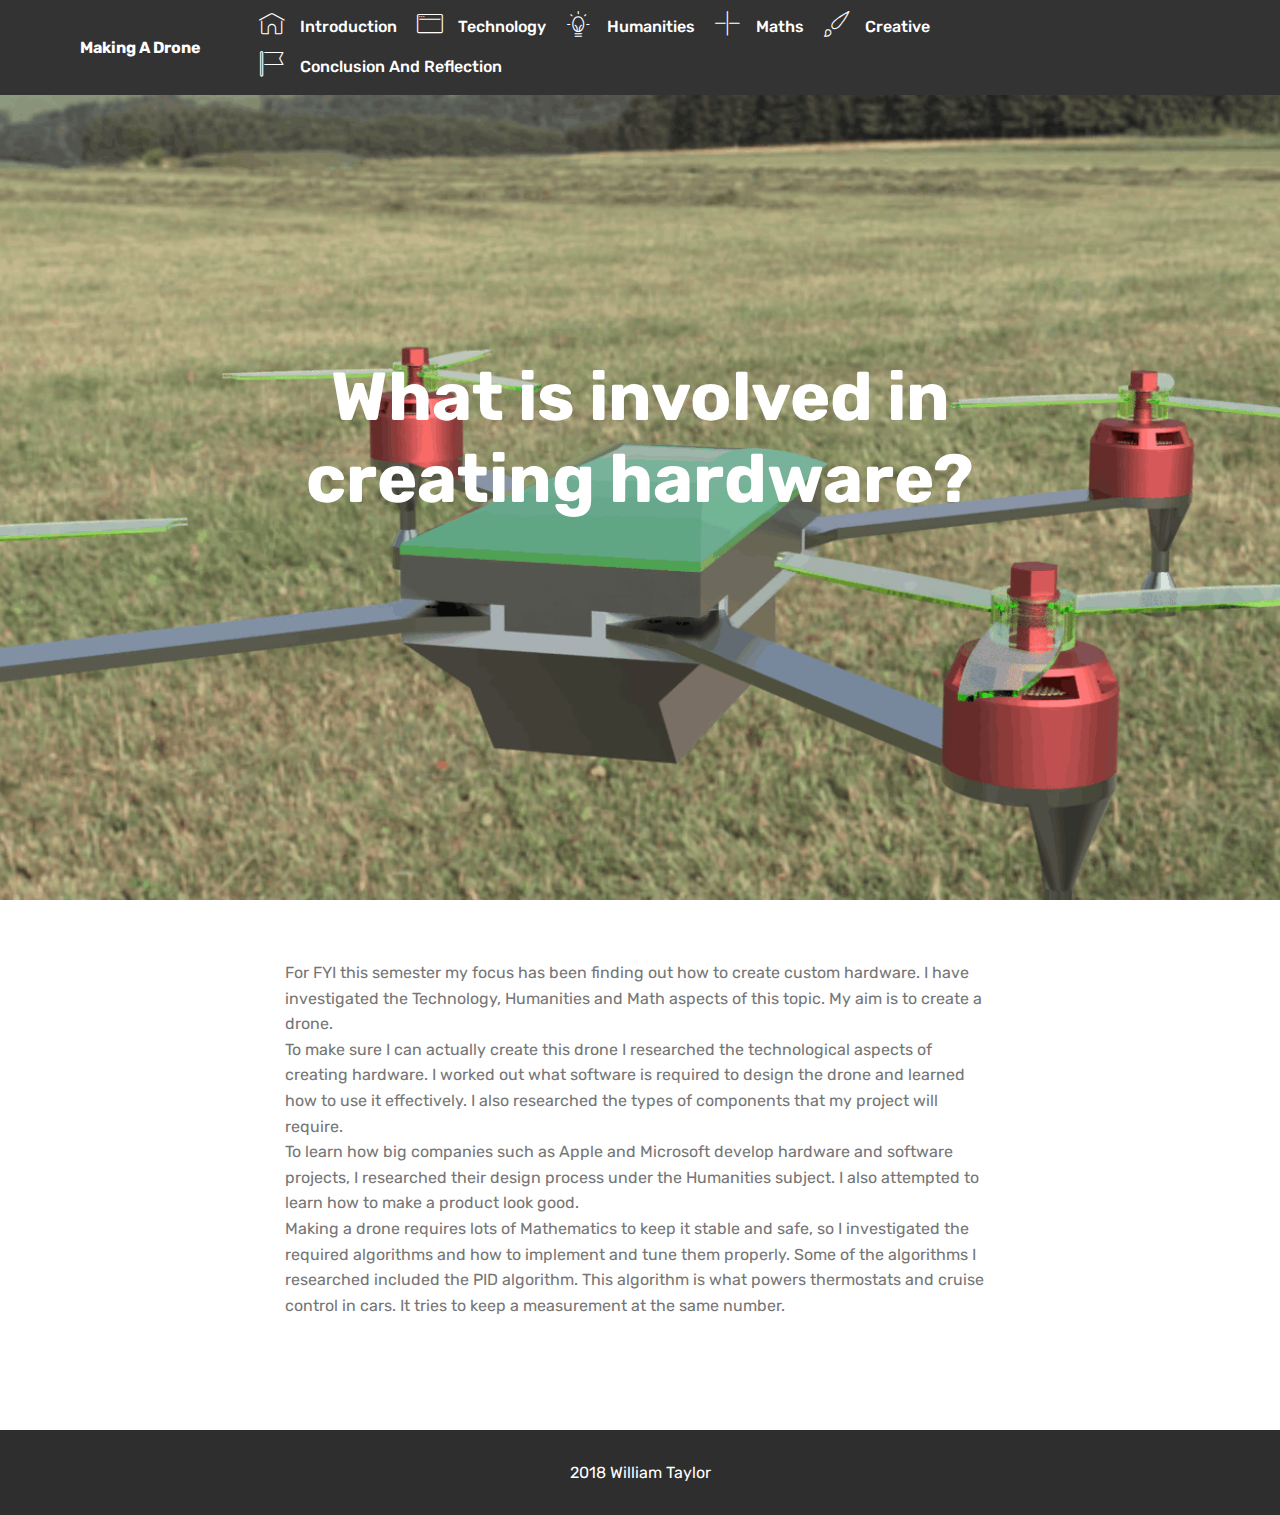
<file: index.html>
<!DOCTYPE html>
<html >
<head>
  <!-- Site made with Mobirise Website Builder v4.7.2, https://mobirise.com -->
  <meta charset="UTF-8">
  <meta http-equiv="X-UA-Compatible" content="IE=edge">
  <meta name="generator" content="Mobirise v4.7.2, mobirise.com">
  <meta name="viewport" content="width=device-width, initial-scale=1, minimum-scale=1">
  <link rel="shortcut icon" href="assets/images/logo2.png" type="image/x-icon">
  <meta name="description" content="">
  <title>Home</title>
  <link rel="stylesheet" href="assets/web/assets/mobirise-icons/mobirise-icons.css">
  <link rel="stylesheet" href="assets/tether/tether.min.css">
  <link rel="stylesheet" href="assets/bootstrap/css/bootstrap.min.css">
  <link rel="stylesheet" href="assets/bootstrap/css/bootstrap-grid.min.css">
  <link rel="stylesheet" href="assets/bootstrap/css/bootstrap-reboot.min.css">
  <link rel="stylesheet" href="assets/dropdown/css/style.css">
  <link rel="stylesheet" href="assets/theme/css/style.css">
  <link rel="stylesheet" href="assets/mobirise/css/mbr-additional.css" type="text/css">
  
  
  
</head>
<body>
  <section class="menu cid-qPJi2hLPel" once="menu" id="menu1-0">

    

    <nav class="navbar navbar-expand beta-menu navbar-dropdown align-items-center navbar-fixed-top navbar-toggleable-sm">
        <button class="navbar-toggler navbar-toggler-right" type="button" data-toggle="collapse" data-target="#navbarSupportedContent" aria-controls="navbarSupportedContent" aria-expanded="false" aria-label="Toggle navigation">
            <div class="hamburger">
                <span></span>
                <span></span>
                <span></span>
                <span></span>
            </div>
        </button>
        <div class="menu-logo">
            <div class="navbar-brand">
                
                <span class="navbar-caption-wrap"><a class="navbar-caption text-white display-4" href="https://mobirise.com">Making A Drone</a></span>
            </div>
        </div>
        <div class="collapse navbar-collapse" id="navbarSupportedContent">
            <ul class="navbar-nav nav-dropdown nav-right" data-app-modern-menu="true"><li class="nav-item">
                    <a class="nav-link link text-white display-4" href="index.html">
                        <span class="mbri-home mbr-iconfont mbr-iconfont-btn"></span>&nbsp;Introduction</a>
                </li>
                <li class="nav-item">
                    <a class="nav-link link text-white display-4" href="tech.html"><span class="mbri-browse mbr-iconfont mbr-iconfont-btn"></span>
                        
                        Technology</a>
                </li><li class="nav-item"><a class="nav-link link text-white display-4" href="page2.html"><span class="mbri-idea mbr-iconfont mbr-iconfont-btn"></span>
                        
                        Humanities</a></li><li class="nav-item"><a class="nav-link link text-white display-4" href="page7.html"><span class="mbri-plus mbr-iconfont mbr-iconfont-btn"></span>
                        
                        Maths</a></li><li class="nav-item"><a class="nav-link link text-white display-4" href="page8.html"><span class="mbri-change-style mbr-iconfont mbr-iconfont-btn"></span>
                        
                        Creative</a></li><li class="nav-item"><a class="nav-link link text-white display-4" href="page8.html"><span class="mbri-flag mbr-iconfont mbr-iconfont-btn"></span>&nbsp;Conclusion And Reflection<br></a></li></ul>
            
        </div>
    </nav>
</section>

<section class="engine"><a href="https://mobirise.me/m">free site design templates</a></section><section class="cid-qPJn8pFNxN mbr-fullscreen mbr-parallax-background" id="header2-7">

    

    

    <div class="container align-center">
        <div class="row justify-content-md-center">
            <div class="mbr-white col-md-10">
                <h1 class="mbr-section-title mbr-bold pb-3 mbr-fonts-style display-1">What is involved in creating hardware?</h1>
                
                
                
            </div>
        </div>
    </div>
    
</section>

<section class="mbr-section article content1 cid-qPJnjSter0" id="content1-8">
    
     

    <div class="container">
        <div class="media-container-row">
            <div class="mbr-text col-12 col-md-8 mbr-fonts-style display-7">For FYI this semester my focus has been finding out how to create custom hardware. I have investigated the Technology, Humanities and Math aspects of this topic. My aim is to create a drone.
<div>To make sure I can actually create this drone I researched the technological aspects of creating hardware. I worked out what software is required to design the drone and learned how to use it effectively. I also researched the types of components that my project will require.
</div><div>
</div><div>To learn how big companies such as Apple and Microsoft develop hardware and software projects, I researched their design process under the Humanities subject. I also attempted to learn how to make a product look good.
</div><div>
</div><div>Making a drone requires lots of Mathematics to keep it stable and safe, so I investigated the required algorithms and how to implement and tune them properly. Some of the algorithms I researched included the PID algorithm. This algorithm is what powers thermostats and cruise control in cars. It tries to keep a measurement at the same number.<br><div><br></div><div><strong><br></strong></div></div></div>
        </div>
    </div>
</section>

<section once="" class="cid-qRI3GOwpT1" id="footer6-o">

    

    

    <div class="container">
        <div class="media-container-row align-center mbr-white">
            <div class="col-12">
                <p class="mbr-text mb-0 mbr-fonts-style display-7">
                    2018 William Taylor</p>
            </div>
        </div>
    </div>
</section>


  <script src="assets/web/assets/jquery/jquery.min.js"></script>
  <script src="assets/popper/popper.min.js"></script>
  <script src="assets/tether/tether.min.js"></script>
  <script src="assets/bootstrap/js/bootstrap.min.js"></script>
  <script src="assets/smoothscroll/smooth-scroll.js"></script>
  <script src="assets/dropdown/js/script.min.js"></script>
  <script src="assets/touchswipe/jquery.touch-swipe.min.js"></script>
  <script src="assets/parallax/jarallax.min.js"></script>
  <script src="assets/theme/js/script.js"></script>
  
  
</body>
</html>
</file>
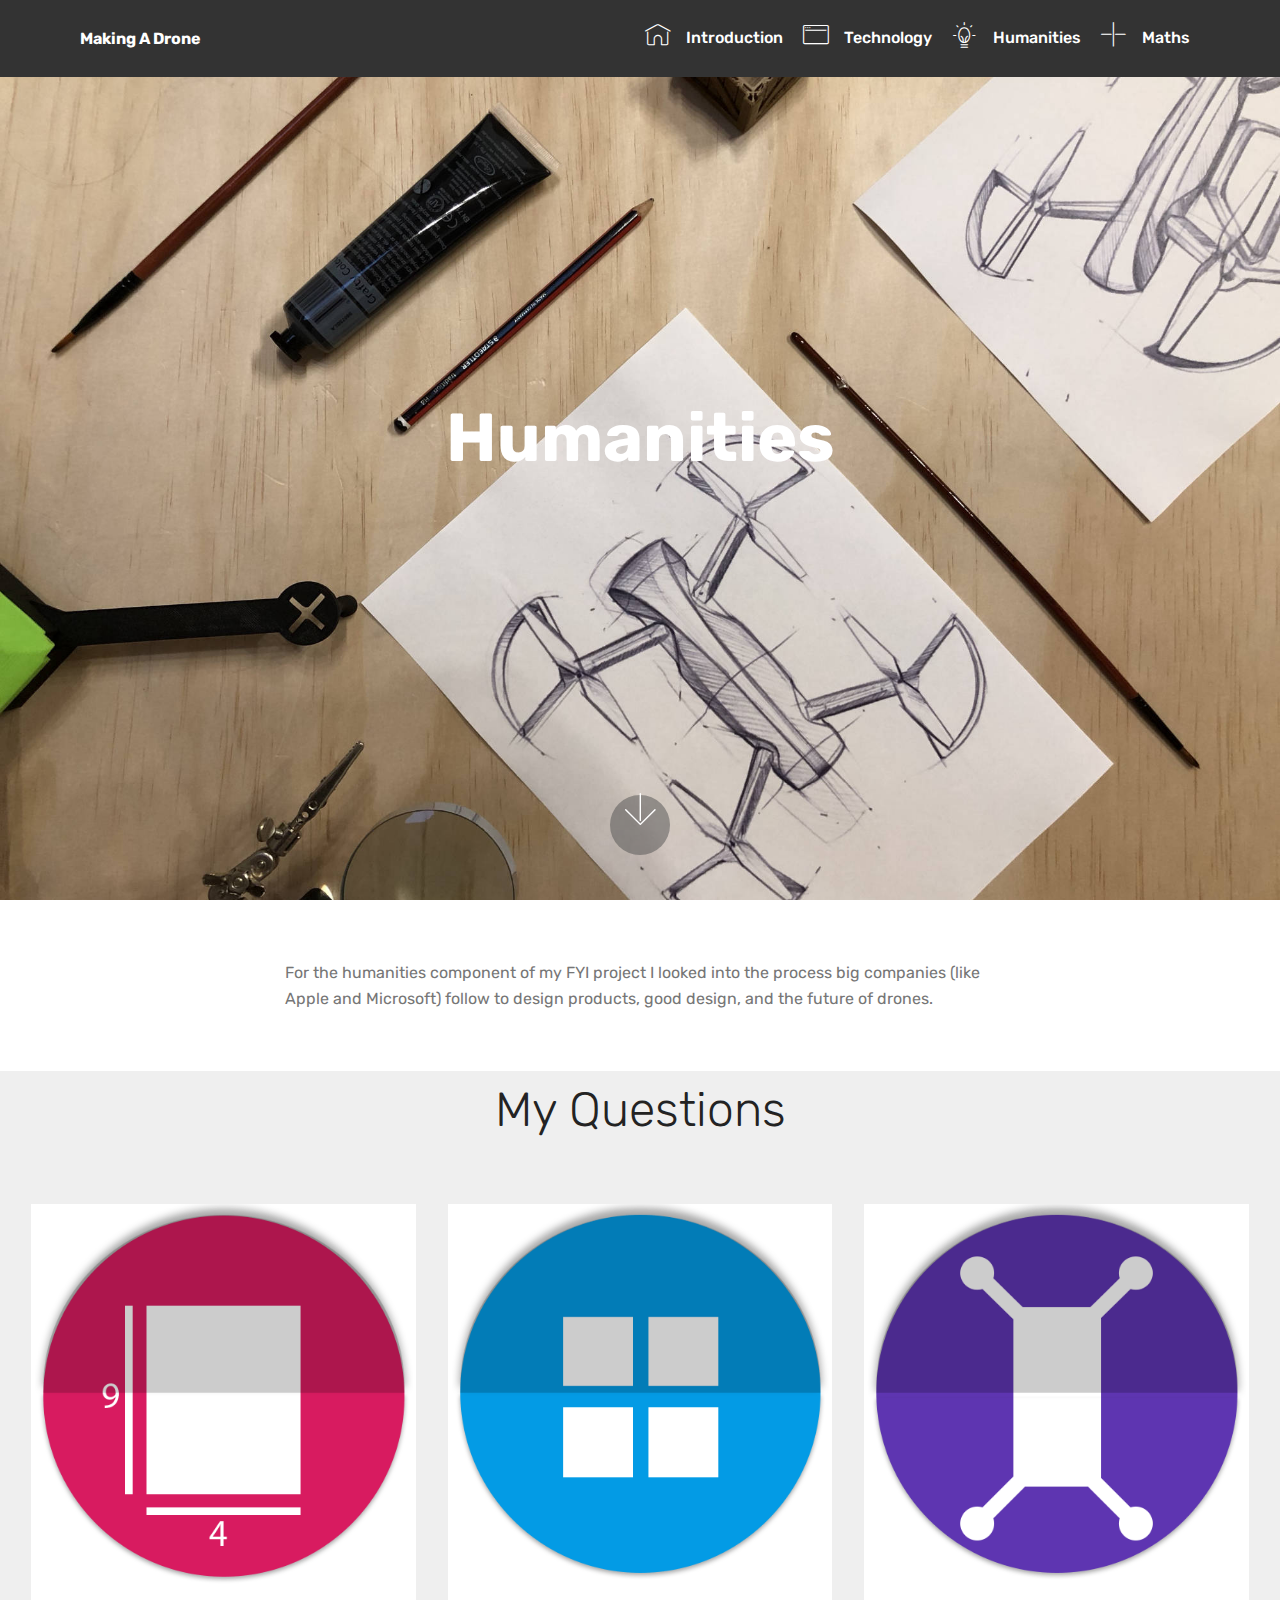
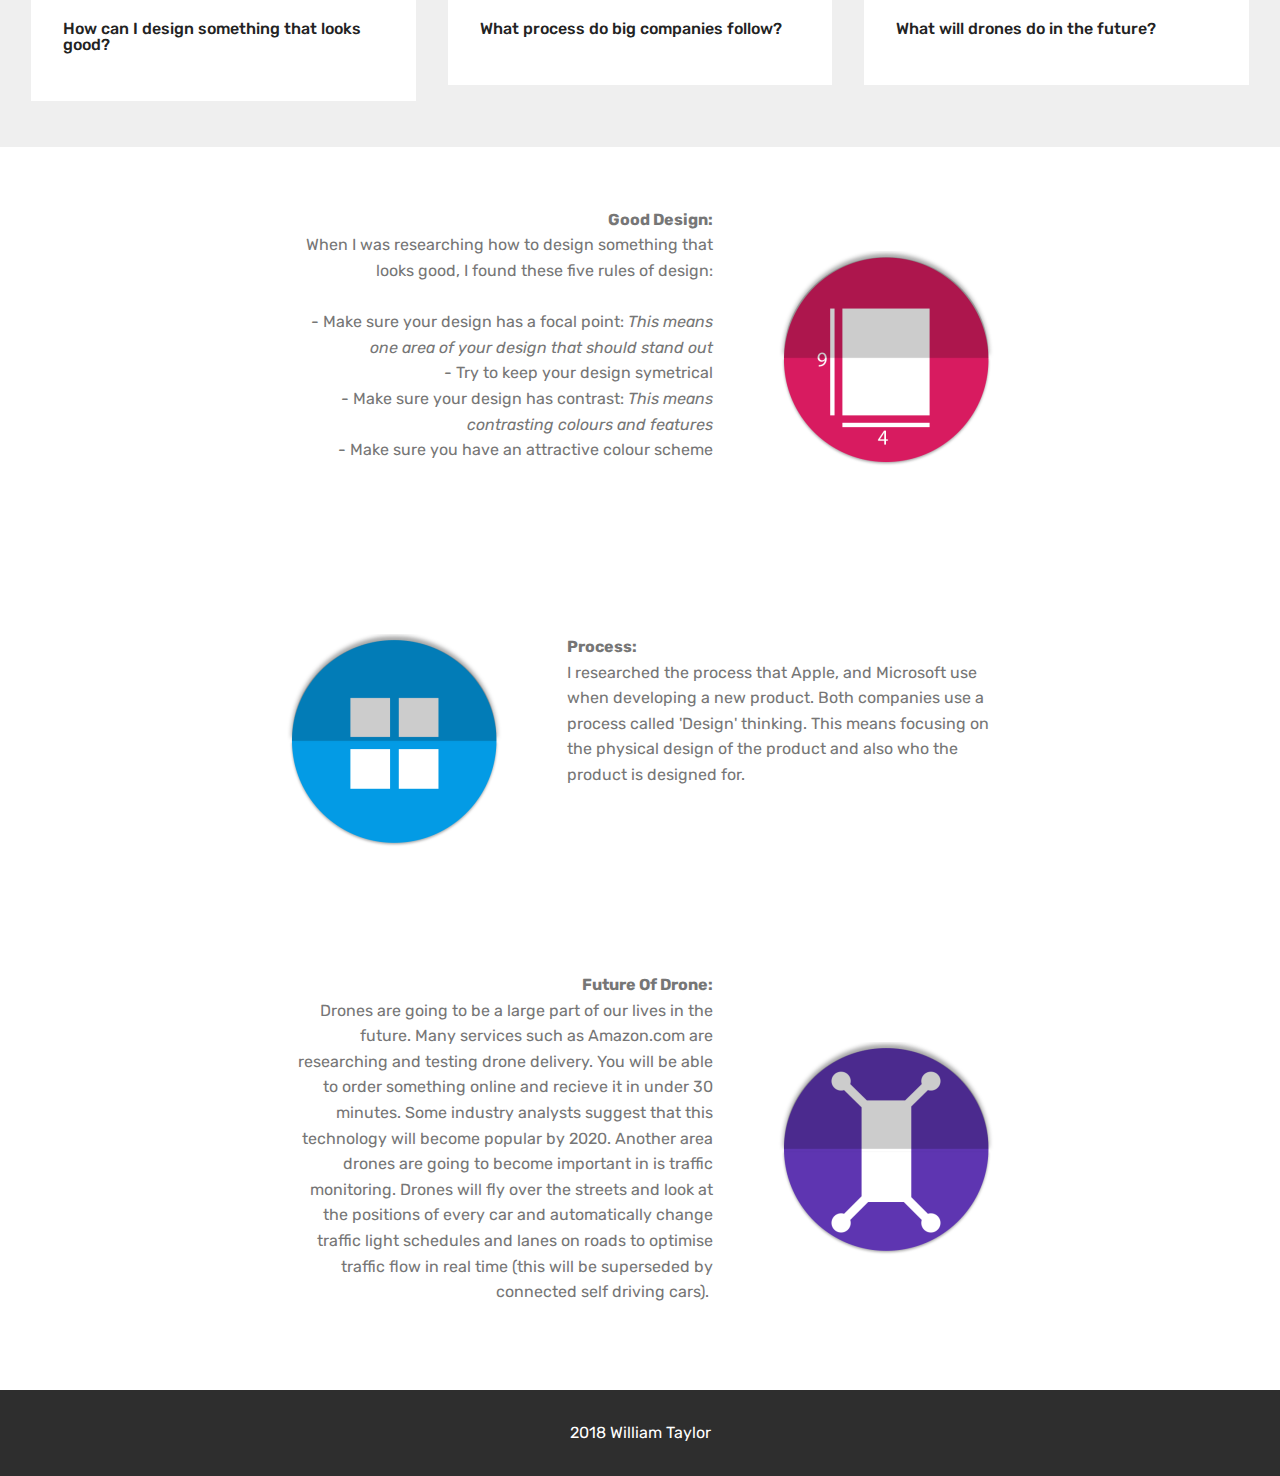
<file: humanities.html>
<!DOCTYPE html>
<html >
<head>
  <!-- Site made with Mobirise Website Builder v4.7.1, https://mobirise.com -->
  <meta charset="UTF-8">
  <meta http-equiv="X-UA-Compatible" content="IE=edge">
  <meta name="generator" content="Mobirise v4.7.1, mobirise.com">
  <meta name="viewport" content="width=device-width, initial-scale=1, minimum-scale=1">
  <link rel="shortcut icon" href="assets/images/logo2.png" type="image/x-icon">
  <meta name="description" content="Site Builder Description">
  <title>Humanities</title>
  <link rel="stylesheet" href="assets/web/assets/mobirise-icons/mobirise-icons.css">
  <link rel="stylesheet" href="assets/tether/tether.min.css">
  <link rel="stylesheet" href="assets/bootstrap/css/bootstrap.min.css">
  <link rel="stylesheet" href="assets/bootstrap/css/bootstrap-grid.min.css">
  <link rel="stylesheet" href="assets/bootstrap/css/bootstrap-reboot.min.css">
  <link rel="stylesheet" href="assets/dropdown/css/style.css">
  <link rel="stylesheet" href="assets/theme/css/style.css">
  <link rel="stylesheet" href="assets/mobirise/css/mbr-additional.css" type="text/css">
  
  
  
</head>
<body>
  <section class="menu cid-qRI4JL0ljX" once="menu" id="menu1-s">

    

    <nav class="navbar navbar-expand beta-menu navbar-dropdown align-items-center navbar-fixed-top navbar-toggleable-sm">
        <button class="navbar-toggler navbar-toggler-right" type="button" data-toggle="collapse" data-target="#navbarSupportedContent" aria-controls="navbarSupportedContent" aria-expanded="false" aria-label="Toggle navigation">
            <div class="hamburger">
                <span></span>
                <span></span>
                <span></span>
                <span></span>
            </div>
        </button>
        <div class="menu-logo">
            <div class="navbar-brand">
                
                <span class="navbar-caption-wrap"><a class="navbar-caption text-white display-4" href="https://mobirise.com">Making A Drone</a></span>
            </div>
        </div>
        <div class="collapse navbar-collapse" id="navbarSupportedContent">
            <ul class="navbar-nav nav-dropdown nav-right" data-app-modern-menu="true"><li class="nav-item">
                    <a class="nav-link link text-white display-4" href="index.html">
                        <span class="mbri-home mbr-iconfont mbr-iconfont-btn"></span>&nbsp;Introduction</a>
                </li>
                <li class="nav-item">
                    <a class="nav-link link text-white display-4" href="tech.html"><span class="mbri-browse mbr-iconfont mbr-iconfont-btn"></span>
                        
                        Technology</a>
                </li><li class="nav-item"><a class="nav-link link text-white display-4" href="humanities.html"><span class="mbri-idea mbr-iconfont mbr-iconfont-btn"></span>
                        
                        Humanities</a></li><li class="nav-item"><a class="nav-link link text-white display-4" href="maths.html"><span class="mbri-plus mbr-iconfont mbr-iconfont-btn"></span>
                        
                        Maths</a></li></ul>
            
        </div>
    </nav>
</section>

<section class="engine"><a href="https://mobirise.ws/i">how to build free website</a></section><section class="cid-qRI4JNuXJH mbr-fullscreen mbr-parallax-background" id="header2-t">

    

    

    <div class="container align-center">
        <div class="row justify-content-md-center">
            <div class="mbr-white col-md-10">
                <h1 class="mbr-section-title mbr-bold pb-3 mbr-fonts-style display-1">
                    Humanities</h1>
                
                
                
            </div>
        </div>
    </div>
    <div class="mbr-arrow hidden-sm-down" aria-hidden="true">
        <a href="#next">
            <i class="mbri-down mbr-iconfont"></i>
        </a>
    </div>
</section>

<section class="mbr-section article content1 cid-qRI4JPij2K" id="content1-u">
    
     

    <div class="container">
        <div class="media-container-row">
            <div class="mbr-text col-12 col-md-8 mbr-fonts-style display-7">For the humanities component of my FYI project I looked into the process big companies (like Apple and Microsoft) follow to design products, good design, and the future of drones.</div>
        </div>
    </div>
</section>

<section class="mbr-section content4 cid-qRI4JQZsKW" id="content4-v">

    

    <div class="container">
        <div class="media-container-row">
            <div class="title col-12 col-md-8">
                <h2 class="align-center pb-3 mbr-fonts-style display-2">
                    My Questions</h2>
                
                
            </div>
        </div>
    </div>
</section>

<section class="features17 cid-qRI4JTlvr0" id="features17-w">
    
    

    
    <div class="container-fluid">
        <div class="media-container-row">
            <div class="card p-3 col-12 col-md-6 col-lg-4">
                <div class="card-wrapper">
                    <div class="card-img">
                        <img src="assets/images/artboard-4-500x500.png" alt="Mobirise" title="">
                    </div>
                    <div class="card-box">
                        <h4 class="card-title pb-3 mbr-fonts-style display-7"><div>How can I design something that looks good?</div></h4>
                        
                    </div>
                </div>
            </div>

            <div class="card p-3 col-12 col-md-6 col-lg-4">
                <div class="card-wrapper">
                    <div class="card-img">
                        <img src="assets/images/artboard-6-500x500.png" alt="Mobirise" title="">
                    </div>
                    <div class="card-box">
                        <h4 class="card-title pb-3 mbr-fonts-style display-7">What process do big companies follow?</h4>
                        
                    </div>
                </div>
            </div>

            <div class="card p-3 col-12 col-md-6 col-lg-4">
                <div class="card-wrapper">
                    <div class="card-img">
                        <img src="assets/images/artboard-5-500x500.png" alt="Mobirise" title="">
                    </div>
                    <div class="card-box">
                        <h4 class="card-title pb-3 mbr-fonts-style display-7">What will drones do in the future?&nbsp;</h4>
                        
                    </div>
                </div>
            </div>

            
            
            
        </div>
    </div>
</section>

<section class="mbr-section content7 cid-qRI4JWWrY7" id="content7-x">
          
    

    <div class="container">
        <div class="media-container-row">
            <div class="col-12 col-md-8">
                <div class="media-container-row">
                    <div class="media-content">
                        <div class="mbr-section-text">
                            <p class="mbr-text align-right mb-0 mbr-fonts-style display-7">
                               <strong>Good Design:</strong><strong><br></strong>When I was researching how to design something that looks good, I found these five rules of design:<br><br>- Make sure your design has a focal point: <em>This means one area of your design that should stand out</em><br>- Try to keep your design symetrical<br>- Make sure your design has contrast: <em>This means contrasting colours and features</em><br>- Make sure you have an attractive colour scheme<br><br><br></p>
                        </div>
                    </div>
                    <div class="mbr-figure" style="width: 60%;">
                     <img src="assets/images/artboard-4-436x436.png" alt="Mobirise" title="">  
                    </div>
                </div>
            </div>
        </div>
    </div>
</section>

<section class="mbr-section content6 cid-qRI4JYV5mj" id="content6-y">
    
     
    
    <div class="container">
        <div class="media-container-row">
            <div class="col-12 col-md-8">
                <div class="media-container-row">
                    <div class="mbr-figure" style="width: 60%;">
                      <img src="assets/images/artboard-6-436x436.png" alt="Mobirise" title="">  
                    </div>
                    <div class="media-content">
                        <div class="mbr-section-text">
                            <p class="mbr-text mb-0 mbr-fonts-style display-7"><strong>Process:</strong><br>I researched the process that Apple, and Microsoft use when developing a new product. Both companies use a process called 'Design' thinking. This means focusing on the physical design of the product and also who the product is designed for.&nbsp;</p>
                        </div>
                    </div>
                </div>
            </div>
        </div>
    </div>
</section>

<section class="mbr-section content7 cid-qRI4K5tWke" id="content7-11">
          
    

    <div class="container">
        <div class="media-container-row">
            <div class="col-12 col-md-8">
                <div class="media-container-row">
                    <div class="media-content">
                        <div class="mbr-section-text">
                            <p class="mbr-text align-right mb-0 mbr-fonts-style display-7"><strong>Future Of Drone:</strong><br>Drones are going to be a large part of our lives in the future. Many services such as Amazon.com are researching and testing drone delivery. You will be able to order something online and recieve it in under 30 minutes. Some industry analysts suggest that this technology will become popular by 2020. Another area drones are going to become important in is traffic monitoring. Drones will fly over the streets and look at the positions of every car and automatically change traffic light schedules and lanes on roads to optimise traffic flow in real time (this will be superseded by connected self driving cars).&nbsp;<br><br></p>
                        </div>
                    </div>
                    <div class="mbr-figure" style="width: 60%;">
                     <img src="assets/images/artboard-5-436x436.png" alt="Mobirise" title="">  
                    </div>
                </div>
            </div>
        </div>
    </div>
</section>

<section once="" class="cid-qRI4K7v6hM" id="footer6-12">

    

    

    <div class="container">
        <div class="media-container-row align-center mbr-white">
            <div class="col-12">
                <p class="mbr-text mb-0 mbr-fonts-style display-7">
                    2018 William Taylor</p>
            </div>
        </div>
    </div>
</section>


  <script src="assets/web/assets/jquery/jquery.min.js"></script>
  <script src="assets/popper/popper.min.js"></script>
  <script src="assets/tether/tether.min.js"></script>
  <script src="assets/bootstrap/js/bootstrap.min.js"></script>
  <script src="assets/smoothscroll/smooth-scroll.js"></script>
  <script src="assets/dropdown/js/script.min.js"></script>
  <script src="assets/touchswipe/jquery.touch-swipe.min.js"></script>
  <script src="assets/parallax/jarallax.min.js"></script>
  <script src="assets/theme/js/script.js"></script>
  
  
</body>
</html>
</file>
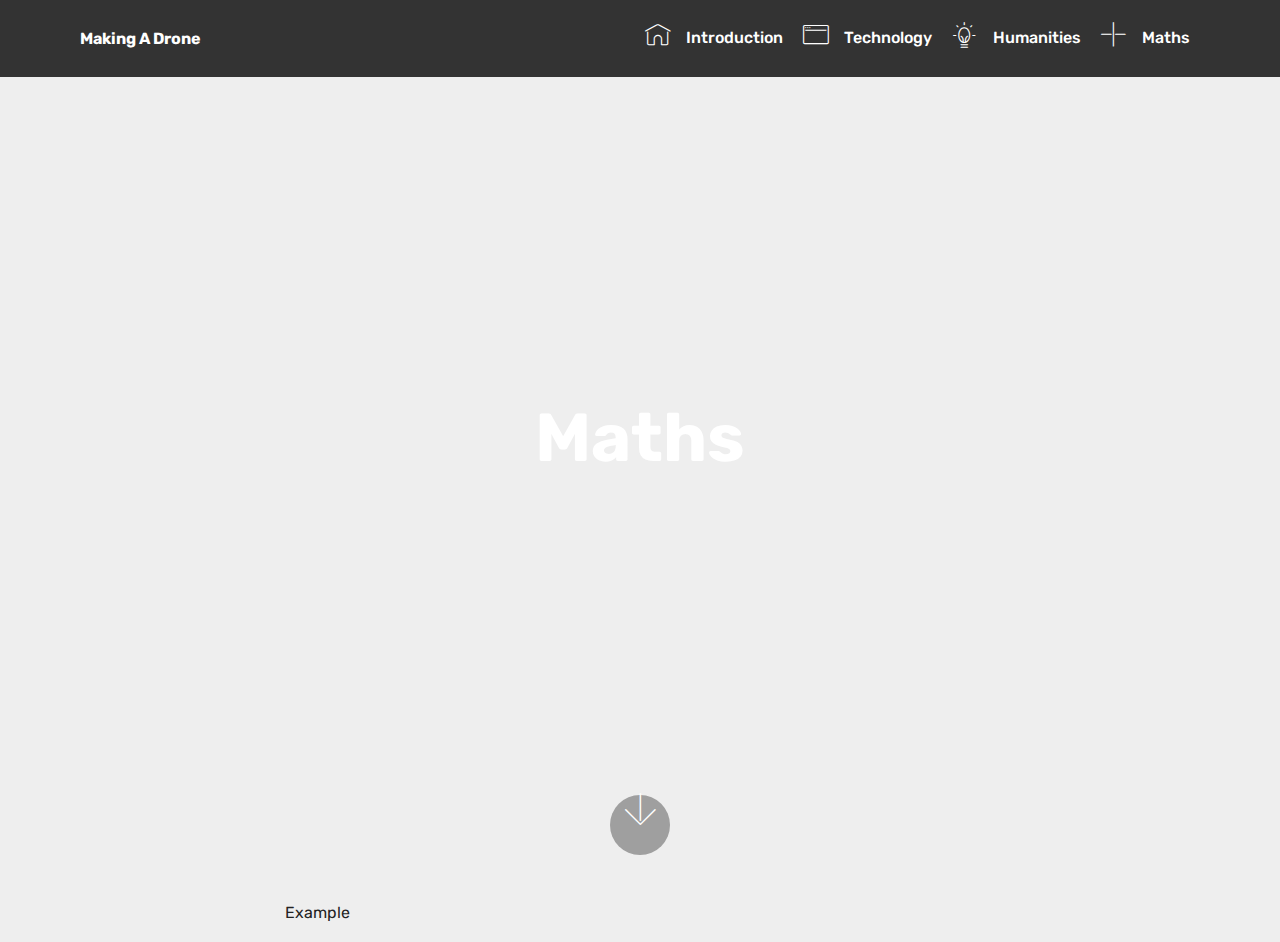
<file: maths.html>
<!DOCTYPE html>
<html >
<head>
  <!-- Site made with Mobirise Website Builder v4.7.1, https://mobirise.com -->
  <meta charset="UTF-8">
  <meta http-equiv="X-UA-Compatible" content="IE=edge">
  <meta name="generator" content="Mobirise v4.7.1, mobirise.com">
  <meta name="viewport" content="width=device-width, initial-scale=1, minimum-scale=1">
  <link rel="shortcut icon" href="assets/images/logo2.png" type="image/x-icon">
  <meta name="description" content="Website Builder Description">
  <title>Maths</title>
  <link rel="stylesheet" href="assets/web/assets/mobirise-icons/mobirise-icons.css">
  <link rel="stylesheet" href="assets/tether/tether.min.css">
  <link rel="stylesheet" href="assets/bootstrap/css/bootstrap.min.css">
  <link rel="stylesheet" href="assets/bootstrap/css/bootstrap-grid.min.css">
  <link rel="stylesheet" href="assets/bootstrap/css/bootstrap-reboot.min.css">
  <link rel="stylesheet" href="assets/dropdown/css/style.css">
  <link rel="stylesheet" href="assets/theme/css/style.css">
  <link rel="stylesheet" href="assets/mobirise/css/mbr-additional.css" type="text/css">
  
  
  
</head>
<body>
  <section class="menu cid-qPJi2hLPel" once="menu" id="menu1-3">

    

    <nav class="navbar navbar-expand beta-menu navbar-dropdown align-items-center navbar-fixed-top navbar-toggleable-sm">
        <button class="navbar-toggler navbar-toggler-right" type="button" data-toggle="collapse" data-target="#navbarSupportedContent" aria-controls="navbarSupportedContent" aria-expanded="false" aria-label="Toggle navigation">
            <div class="hamburger">
                <span></span>
                <span></span>
                <span></span>
                <span></span>
            </div>
        </button>
        <div class="menu-logo">
            <div class="navbar-brand">
                
                <span class="navbar-caption-wrap"><a class="navbar-caption text-white display-4" href="https://mobirise.com">Making A Drone</a></span>
            </div>
        </div>
        <div class="collapse navbar-collapse" id="navbarSupportedContent">
            <ul class="navbar-nav nav-dropdown nav-right" data-app-modern-menu="true"><li class="nav-item">
                    <a class="nav-link link text-white display-4" href="index.html">
                        <span class="mbri-home mbr-iconfont mbr-iconfont-btn"></span>&nbsp;Introduction</a>
                </li>
                <li class="nav-item">
                    <a class="nav-link link text-white display-4" href="tech.html"><span class="mbri-browse mbr-iconfont mbr-iconfont-btn"></span>
                        
                        Technology</a>
                </li><li class="nav-item"><a class="nav-link link text-white display-4" href="humanities.html"><span class="mbri-idea mbr-iconfont mbr-iconfont-btn"></span>
                        
                        Humanities</a></li><li class="nav-item"><a class="nav-link link text-white display-4" href="maths.html"><span class="mbri-plus mbr-iconfont mbr-iconfont-btn"></span>
                        
                        Maths</a></li></ul>
            
        </div>
    </nav>
</section>

<section class="engine"><a href="https://mobirise.ws/p">open source web page creator</a></section><section class="cid-qPJkBYm0Ma mbr-fullscreen mbr-parallax-background" id="header2-4">

    

    

    <div class="container align-center">
        <div class="row justify-content-md-center">
            <div class="mbr-white col-md-10">
                <h1 class="mbr-section-title mbr-bold pb-3 mbr-fonts-style display-1">Maths</h1>
                
                
                
            </div>
        </div>
    </div>
    <div class="mbr-arrow hidden-sm-down" aria-hidden="true">
        <a href="#next">
            <i class="mbri-down mbr-iconfont"></i>
        </a>
    </div>
</section>

<section class="mbr-section article content1 cid-qPJly2YZ2F" id="content1-6">
    
     

    <div class="container">
        <div class="media-container-row">
            <div class="mbr-text col-12 col-md-8 mbr-fonts-style display-7"><p>Example</p></div>
        </div>
    </div>
</section>


  <script src="assets/web/assets/jquery/jquery.min.js"></script>
  <script src="assets/popper/popper.min.js"></script>
  <script src="assets/tether/tether.min.js"></script>
  <script src="assets/bootstrap/js/bootstrap.min.js"></script>
  <script src="assets/smoothscroll/smooth-scroll.js"></script>
  <script src="assets/dropdown/js/script.min.js"></script>
  <script src="assets/touchswipe/jquery.touch-swipe.min.js"></script>
  <script src="assets/parallax/jarallax.min.js"></script>
  <script src="assets/theme/js/script.js"></script>
  
  
</body>
</html>
</file>
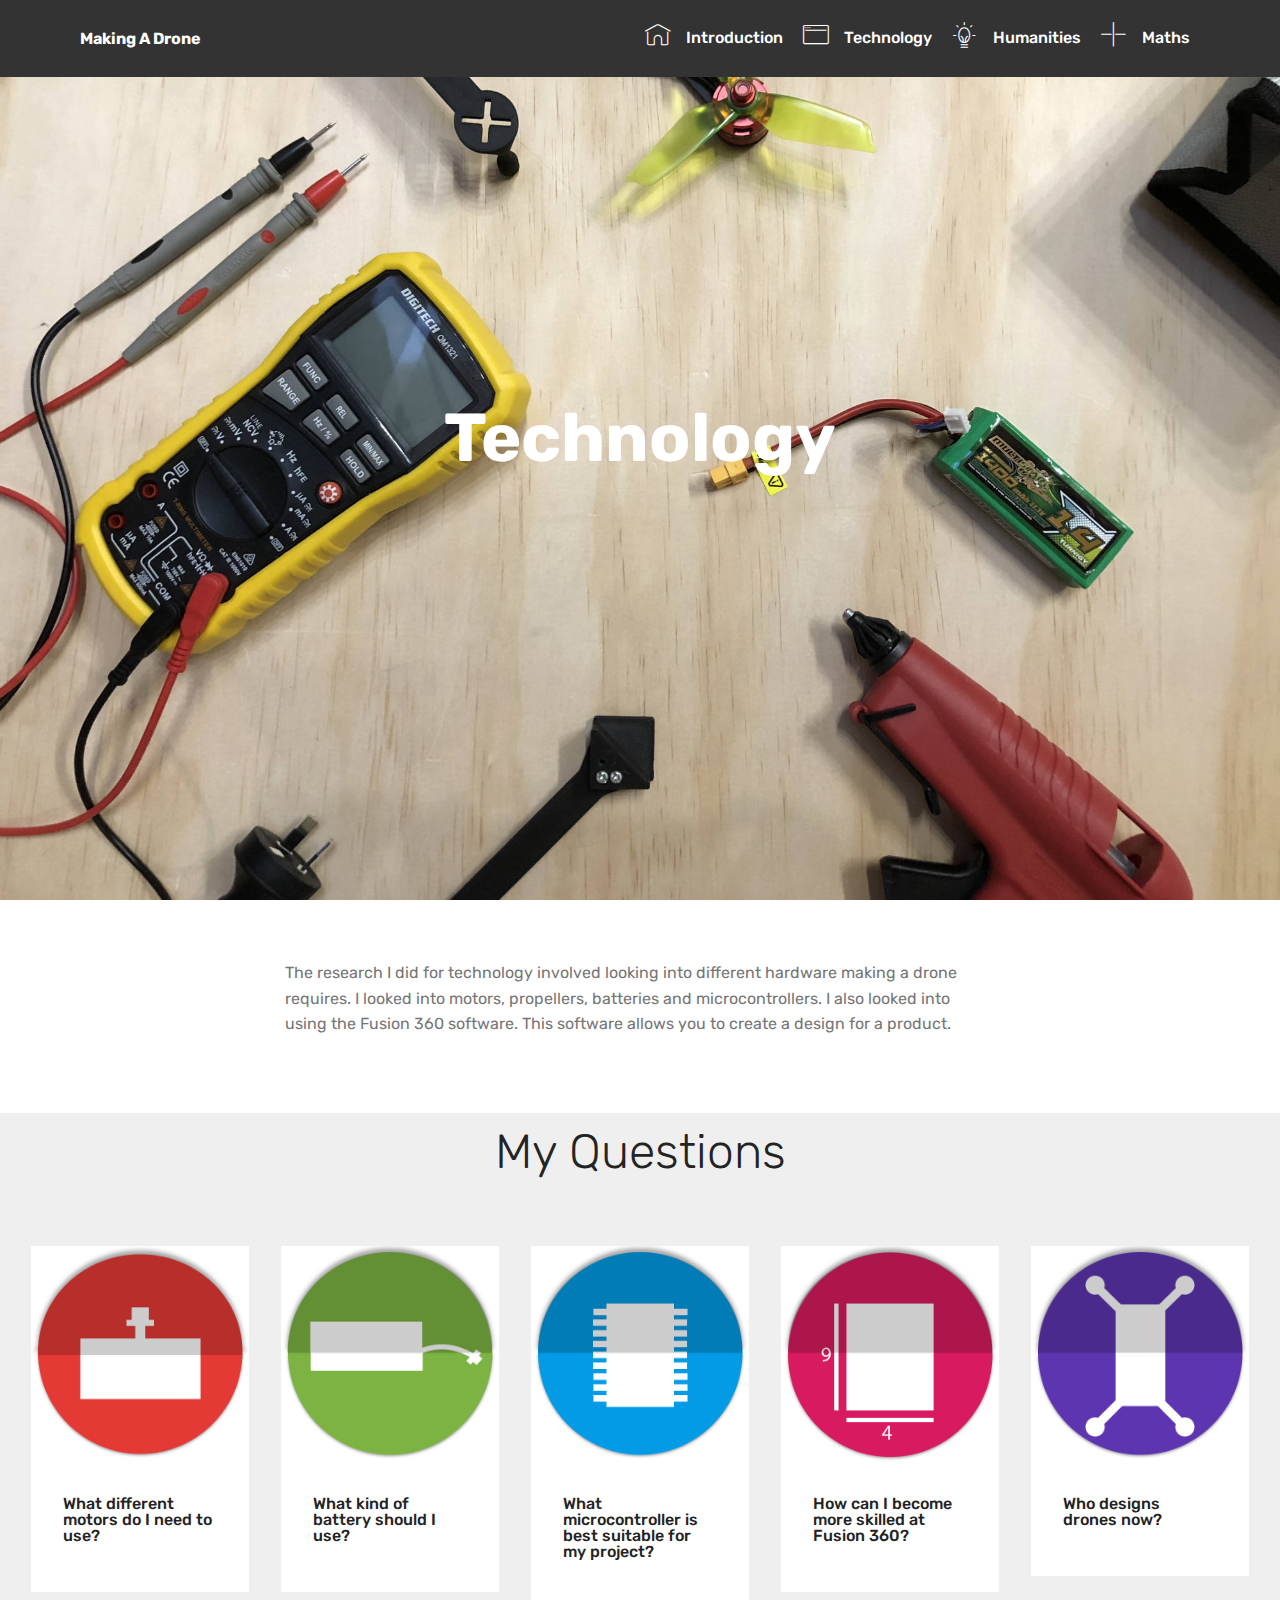
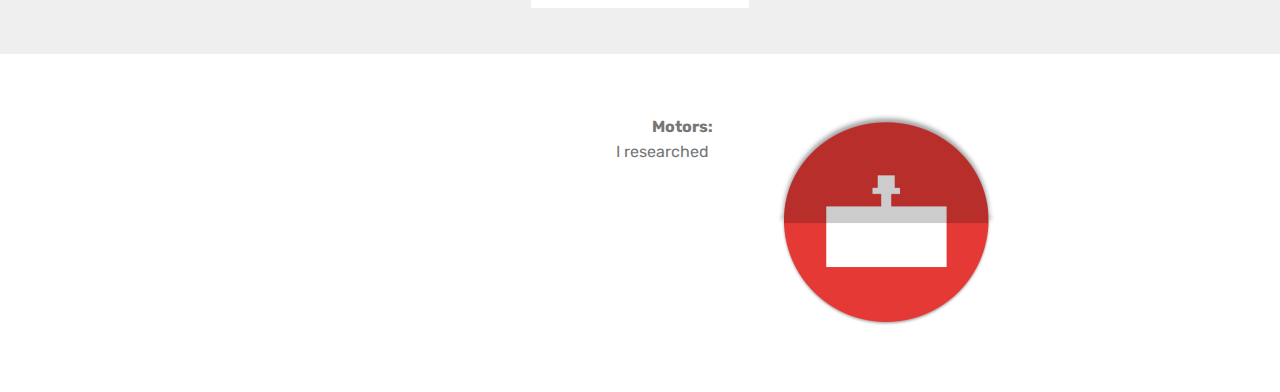
<file: page1.html>
<!DOCTYPE html>
<html >
<head>
  <!-- Site made with Mobirise Website Builder v4.7.1, https://mobirise.com -->
  <meta charset="UTF-8">
  <meta http-equiv="X-UA-Compatible" content="IE=edge">
  <meta name="generator" content="Mobirise v4.7.1, mobirise.com">
  <meta name="viewport" content="width=device-width, initial-scale=1, minimum-scale=1">
  <link rel="shortcut icon" href="assets/images/logo2.png" type="image/x-icon">
  <meta name="description" content="Site Builder Description">
  <title>Technology</title>
  <link rel="stylesheet" href="assets/web/assets/mobirise-icons/mobirise-icons.css">
  <link rel="stylesheet" href="assets/tether/tether.min.css">
  <link rel="stylesheet" href="assets/bootstrap/css/bootstrap.min.css">
  <link rel="stylesheet" href="assets/bootstrap/css/bootstrap-grid.min.css">
  <link rel="stylesheet" href="assets/bootstrap/css/bootstrap-reboot.min.css">
  <link rel="stylesheet" href="assets/dropdown/css/style.css">
  <link rel="stylesheet" href="assets/theme/css/style.css">
  <link rel="stylesheet" href="assets/mobirise/css/mbr-additional.css" type="text/css">
  
  
  
</head>
<body>
  <section class="menu cid-qPJi2hLPel" once="menu" id="menu1-1">

    

    <nav class="navbar navbar-expand beta-menu navbar-dropdown align-items-center navbar-fixed-top navbar-toggleable-sm">
        <button class="navbar-toggler navbar-toggler-right" type="button" data-toggle="collapse" data-target="#navbarSupportedContent" aria-controls="navbarSupportedContent" aria-expanded="false" aria-label="Toggle navigation">
            <div class="hamburger">
                <span></span>
                <span></span>
                <span></span>
                <span></span>
            </div>
        </button>
        <div class="menu-logo">
            <div class="navbar-brand">
                
                <span class="navbar-caption-wrap"><a class="navbar-caption text-white display-4" href="https://mobirise.com">Making A Drone</a></span>
            </div>
        </div>
        <div class="collapse navbar-collapse" id="navbarSupportedContent">
            <ul class="navbar-nav nav-dropdown nav-right" data-app-modern-menu="true"><li class="nav-item">
                    <a class="nav-link link text-white display-4" href="index.html">
                        <span class="mbri-home mbr-iconfont mbr-iconfont-btn"></span>&nbsp;Introduction</a>
                </li>
                <li class="nav-item">
                    <a class="nav-link link text-white display-4" href="page1.html"><span class="mbri-browse mbr-iconfont mbr-iconfont-btn"></span>
                        
                        Technology</a>
                </li><li class="nav-item"><a class="nav-link link text-white display-4" href="page2.html"><span class="mbri-idea mbr-iconfont mbr-iconfont-btn"></span>
                        
                        Humanities</a></li><li class="nav-item"><a class="nav-link link text-white display-4" href="page3.html"><span class="mbri-plus mbr-iconfont mbr-iconfont-btn"></span>
                        
                        Maths</a></li></ul>
            
        </div>
    </nav>
</section>

<section class="engine"><a href="https://mobirise.ws/a">best free website builder</a></section><section class="cid-qPJr27UfEW mbr-fullscreen mbr-parallax-background" id="header2-a">

    

    

    <div class="container align-center">
        <div class="row justify-content-md-center">
            <div class="mbr-white col-md-10">
                <h1 class="mbr-section-title mbr-bold pb-3 mbr-fonts-style display-1">
                    Technology</h1>
                
                
                
            </div>
        </div>
    </div>
    
</section>

<section class="mbr-section article content1 cid-qR2XUFqb5g" id="content1-c">
    
     

    <div class="container">
        <div class="media-container-row">
            <div class="mbr-text col-12 col-md-8 mbr-fonts-style display-7"><p>The research I did for technology involved looking into different hardware making a drone requires. I looked into motors, propellers, batteries and microcontrollers. I also looked into using the Fusion 360 software. This software allows you to create a design for a product.</p></div>
        </div>
    </div>
</section>

<section class="mbr-section content4 cid-qR36qLddju" id="content4-f">

    

    <div class="container">
        <div class="media-container-row">
            <div class="title col-12 col-md-8">
                <h2 class="align-center pb-3 mbr-fonts-style display-2">
                    My Questions</h2>
                
                
            </div>
        </div>
    </div>
</section>

<section class="features17 cid-qR36YZLr7u" id="features17-h">
    
    

    
    <div class="container-fluid">
        <div class="media-container-row">
            <div class="card p-3 col-12 col-md-6 my-col">
                <div class="card-wrapper">
                    <div class="card-img">
                        <img src="assets/images/artboard-1-500x500.png" alt="Mobirise" title="">
                    </div>
                    <div class="card-box">
                        <h4 class="card-title pb-3 mbr-fonts-style display-7"><div>What different motors do I need to use?
</div></h4>
                        
                    </div>
                </div>
            </div>

            <div class="card p-3 col-12 col-md-6 my-col">
                <div class="card-wrapper">
                    <div class="card-img">
                        <img src="assets/images/artboard-2-500x500.png" alt="Mobirise" title="">
                    </div>
                    <div class="card-box">
                        <h4 class="card-title pb-3 mbr-fonts-style display-7">What kind of battery should I use?</h4>
                        
                    </div>
                </div>
            </div>

            <div class="card p-3 col-12 col-md-6 my-col">
                <div class="card-wrapper">
                    <div class="card-img">
                        <img src="assets/images/artboard-3-500x500.png" alt="Mobirise" title="">
                    </div>
                    <div class="card-box">
                        <h4 class="card-title pb-3 mbr-fonts-style display-7">What microcontroller is best suitable for my project?</h4>
                        
                    </div>
                </div>
            </div>

            <div class="card p-3 col-12 col-md-6 my-col">
                <div class="card-wrapper">
                    <div class="card-img">
                        <img src="assets/images/artboard-4-500x500.png" alt="Mobirise" title="">
                    </div>
                    <div class="card-box">
                        <h4 class="card-title pb-3 mbr-fonts-style display-7">How can I become more skilled at Fusion 360?</h4>
                        
                    </div>
                </div>
            </div>
            <div class="card p-3 col-12 col-md-6 my-col">
                <div class="card-wrapper">
                    <div class="card-img">
                        <img src="assets/images/artboard-5-500x500.png" alt="Mobirise" title="">
                    </div>
                    <div class="card-box">
                        <h4 class="card-title pb-3 mbr-fonts-style display-7">Who designs drones now?</h4>
                        
                    </div>
                </div>
            </div>
            
        </div>
    </div>
</section>

<section class="mbr-section content7 cid-qR339zJlyV" id="content7-d">
          
    

    <div class="container">
        <div class="media-container-row">
            <div class="col-12 col-md-8">
                <div class="media-container-row">
                    <div class="media-content">
                        <div class="mbr-section-text">
                            <p class="mbr-text align-right mb-0 mbr-fonts-style display-7">
                               <strong>Motors:</strong><strong><br></strong>I researched&nbsp;</p>
                        </div>
                    </div>
                    <div class="mbr-figure" style="width: 60%;">
                     <img src="assets/images/artboard-1-436x436.png" alt="Mobirise" title="">  
                    </div>
                </div>
            </div>
        </div>
    </div>
</section>


  <script src="assets/web/assets/jquery/jquery.min.js"></script>
  <script src="assets/popper/popper.min.js"></script>
  <script src="assets/tether/tether.min.js"></script>
  <script src="assets/bootstrap/js/bootstrap.min.js"></script>
  <script src="assets/smoothscroll/smooth-scroll.js"></script>
  <script src="assets/dropdown/js/script.min.js"></script>
  <script src="assets/touchswipe/jquery.touch-swipe.min.js"></script>
  <script src="assets/parallax/jarallax.min.js"></script>
  <script src="assets/theme/js/script.js"></script>
  
  
</body>
</html>
</file>
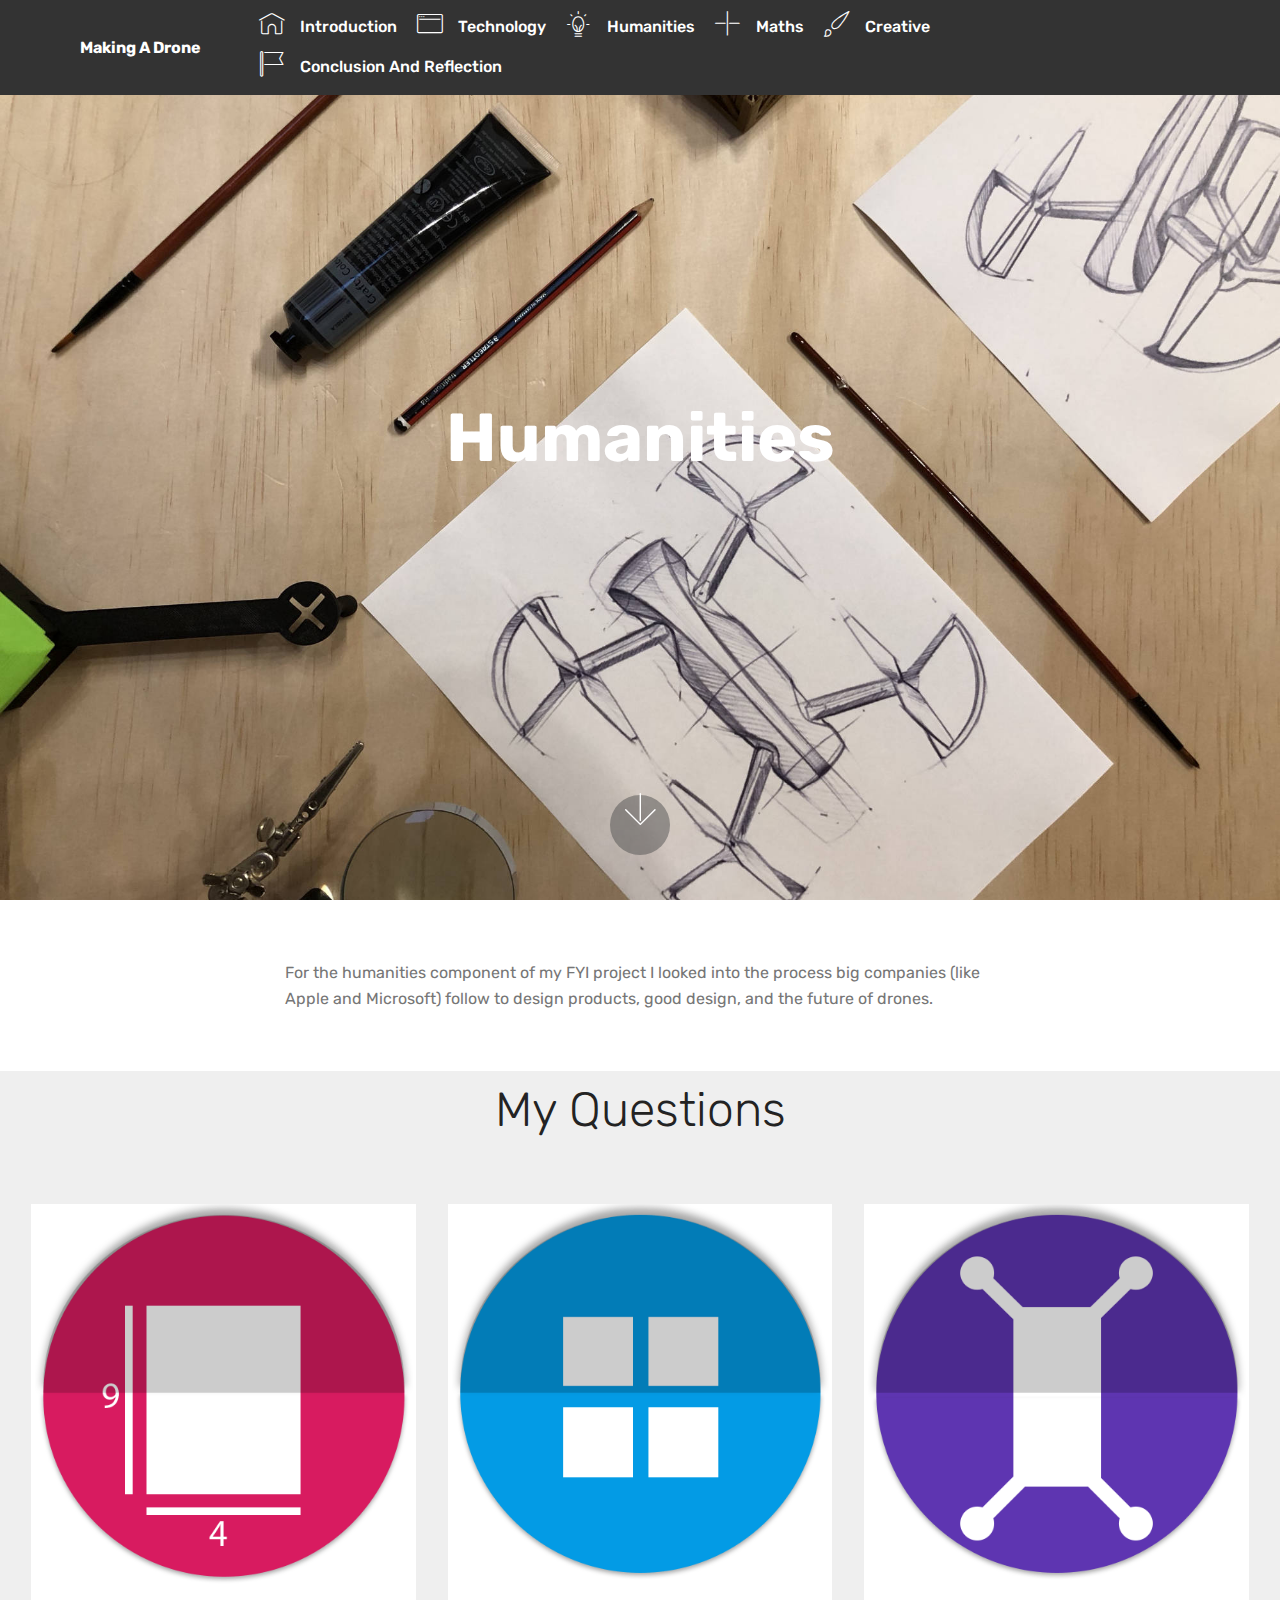
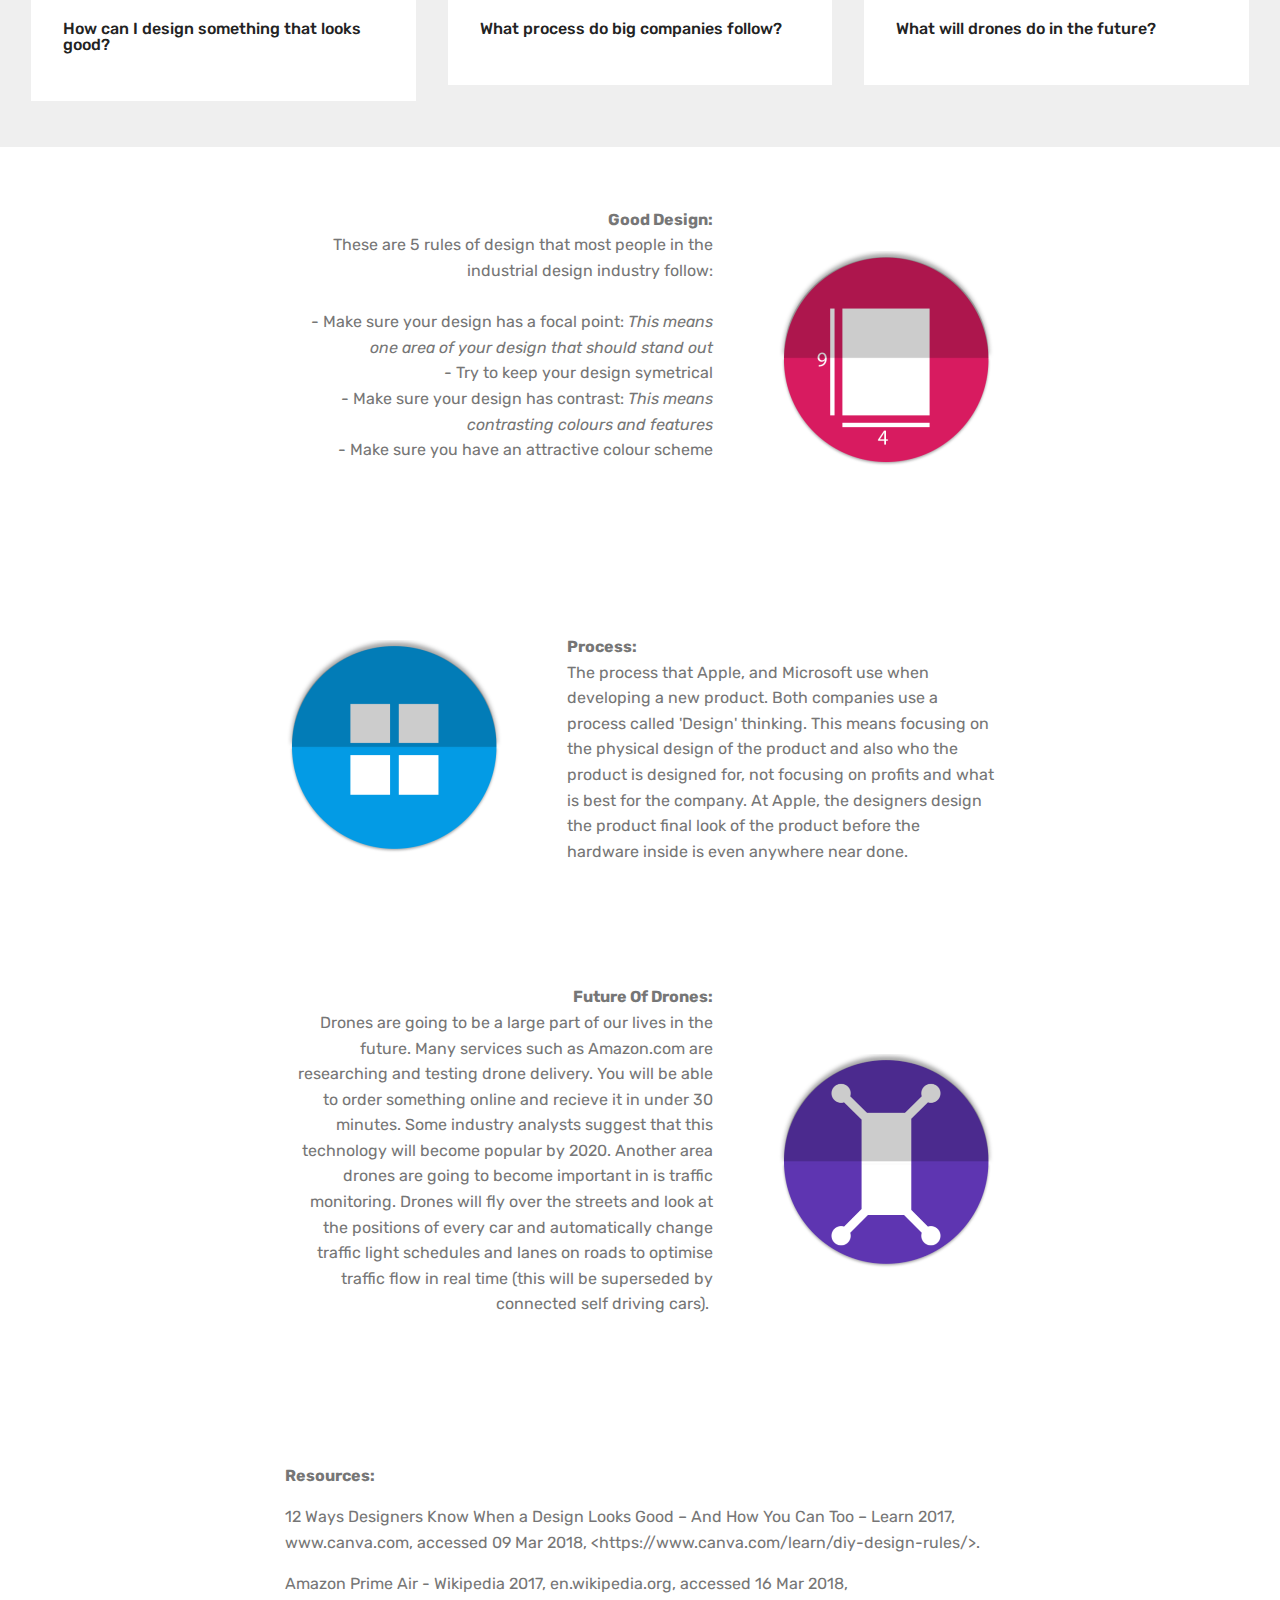
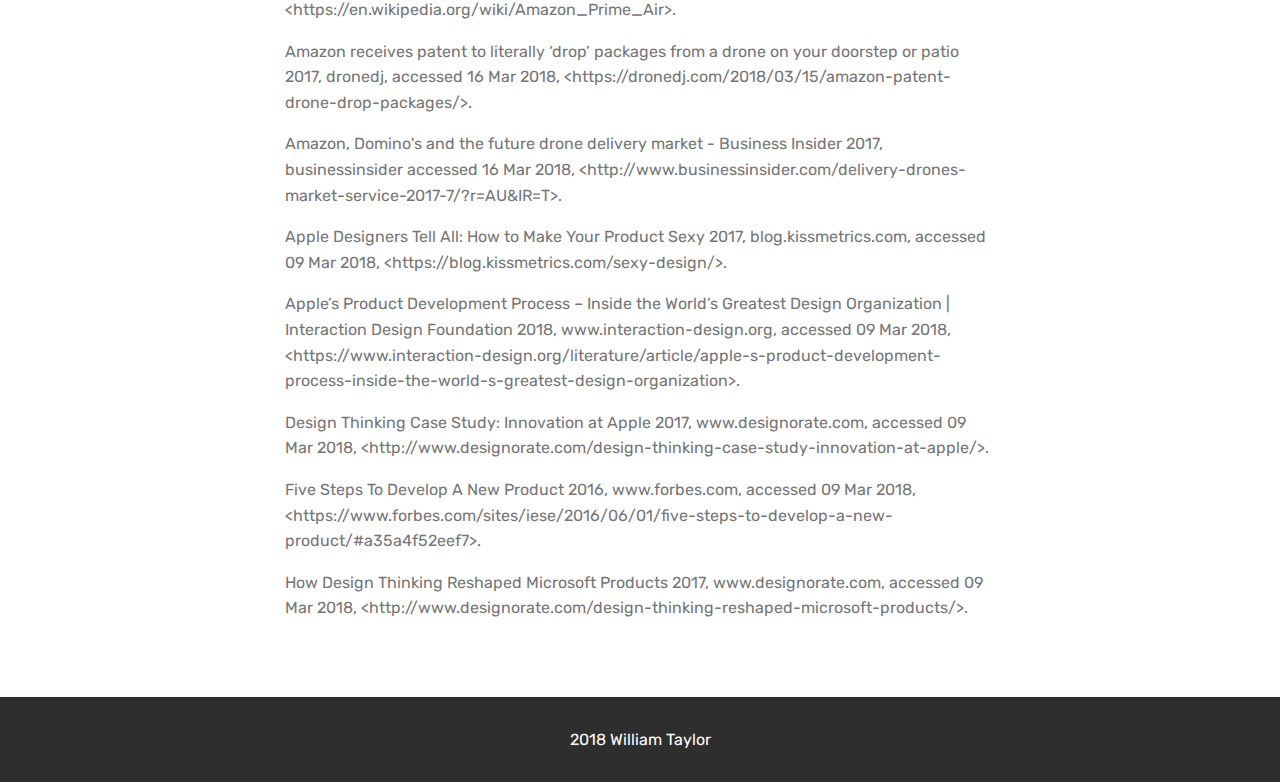
<file: page2.html>
<!DOCTYPE html>
<html >
<head>
  <!-- Site made with Mobirise Website Builder v4.7.2, https://mobirise.com -->
  <meta charset="UTF-8">
  <meta http-equiv="X-UA-Compatible" content="IE=edge">
  <meta name="generator" content="Mobirise v4.7.2, mobirise.com">
  <meta name="viewport" content="width=device-width, initial-scale=1, minimum-scale=1">
  <link rel="shortcut icon" href="assets/images/logo2.png" type="image/x-icon">
  <meta name="description" content="Site Builder Description">
  <title>Humanities</title>
  <link rel="stylesheet" href="assets/web/assets/mobirise-icons/mobirise-icons.css">
  <link rel="stylesheet" href="assets/tether/tether.min.css">
  <link rel="stylesheet" href="assets/bootstrap/css/bootstrap.min.css">
  <link rel="stylesheet" href="assets/bootstrap/css/bootstrap-grid.min.css">
  <link rel="stylesheet" href="assets/bootstrap/css/bootstrap-reboot.min.css">
  <link rel="stylesheet" href="assets/dropdown/css/style.css">
  <link rel="stylesheet" href="assets/theme/css/style.css">
  <link rel="stylesheet" href="assets/mobirise/css/mbr-additional.css" type="text/css">
  
  
  
</head>
<body>
  <section class="menu cid-qRI4JL0ljX" once="menu" id="menu1-s">

    

    <nav class="navbar navbar-expand beta-menu navbar-dropdown align-items-center navbar-fixed-top navbar-toggleable-sm">
        <button class="navbar-toggler navbar-toggler-right" type="button" data-toggle="collapse" data-target="#navbarSupportedContent" aria-controls="navbarSupportedContent" aria-expanded="false" aria-label="Toggle navigation">
            <div class="hamburger">
                <span></span>
                <span></span>
                <span></span>
                <span></span>
            </div>
        </button>
        <div class="menu-logo">
            <div class="navbar-brand">
                
                <span class="navbar-caption-wrap"><a class="navbar-caption text-white display-4" href="https://mobirise.com">Making A Drone</a></span>
            </div>
        </div>
        <div class="collapse navbar-collapse" id="navbarSupportedContent">
            <ul class="navbar-nav nav-dropdown nav-right" data-app-modern-menu="true"><li class="nav-item">
                    <a class="nav-link link text-white display-4" href="index.html">
                        <span class="mbri-home mbr-iconfont mbr-iconfont-btn"></span>&nbsp;Introduction</a>
                </li>
                <li class="nav-item">
                    <a class="nav-link link text-white display-4" href="tech.html"><span class="mbri-browse mbr-iconfont mbr-iconfont-btn"></span>
                        
                        Technology</a>
                </li><li class="nav-item"><a class="nav-link link text-white display-4" href="page2.html"><span class="mbri-idea mbr-iconfont mbr-iconfont-btn"></span>
                        
                        Humanities</a></li><li class="nav-item"><a class="nav-link link text-white display-4" href="page7.html"><span class="mbri-plus mbr-iconfont mbr-iconfont-btn"></span>
                        
                        Maths</a></li><li class="nav-item"><a class="nav-link link text-white display-4" href="page8.html"><span class="mbri-change-style mbr-iconfont mbr-iconfont-btn"></span>
                        
                        Creative</a></li><li class="nav-item"><a class="nav-link link text-white display-4" href="page8.html"><span class="mbri-flag mbr-iconfont mbr-iconfont-btn"></span>&nbsp;Conclusion And Reflection<br></a></li></ul>
            
        </div>
    </nav>
</section>

<section class="engine"><a href="https://mobirise.me/t">free amp template</a></section><section class="cid-qRI4JNuXJH mbr-fullscreen mbr-parallax-background" id="header2-t">

    

    

    <div class="container align-center">
        <div class="row justify-content-md-center">
            <div class="mbr-white col-md-10">
                <h1 class="mbr-section-title mbr-bold pb-3 mbr-fonts-style display-1">
                    Humanities</h1>
                
                
                
            </div>
        </div>
    </div>
    <div class="mbr-arrow hidden-sm-down" aria-hidden="true">
        <a href="#next">
            <i class="mbri-down mbr-iconfont"></i>
        </a>
    </div>
</section>

<section class="mbr-section article content1 cid-qRI4JPij2K" id="content1-u">
    
     

    <div class="container">
        <div class="media-container-row">
            <div class="mbr-text col-12 col-md-8 mbr-fonts-style display-7">For the humanities component of my FYI project I looked into the process big companies (like Apple and Microsoft) follow to design products, good design, and the future of drones.</div>
        </div>
    </div>
</section>

<section class="mbr-section content4 cid-qRI4JQZsKW" id="content4-v">

    

    <div class="container">
        <div class="media-container-row">
            <div class="title col-12 col-md-8">
                <h2 class="align-center pb-3 mbr-fonts-style display-2">
                    My Questions</h2>
                
                
            </div>
        </div>
    </div>
</section>

<section class="features17 cid-qRI4JTlvr0" id="features17-w">
    
    

    
    <div class="container-fluid">
        <div class="media-container-row">
            <div class="card p-3 col-12 col-md-6 col-lg-4">
                <div class="card-wrapper">
                    <div class="card-img">
                        <img src="assets/images/artboard-4-500x500.png" alt="Mobirise" title="">
                    </div>
                    <div class="card-box">
                        <h4 class="card-title pb-3 mbr-fonts-style display-7"><div>How can I design something that looks good?</div></h4>
                        
                    </div>
                </div>
            </div>

            <div class="card p-3 col-12 col-md-6 col-lg-4">
                <div class="card-wrapper">
                    <div class="card-img">
                        <img src="assets/images/artboard-6-500x500.png" alt="Mobirise" title="">
                    </div>
                    <div class="card-box">
                        <h4 class="card-title pb-3 mbr-fonts-style display-7">What process do big companies follow?</h4>
                        
                    </div>
                </div>
            </div>

            <div class="card p-3 col-12 col-md-6 col-lg-4">
                <div class="card-wrapper">
                    <div class="card-img">
                        <img src="assets/images/artboard-5-500x500.png" alt="Mobirise" title="">
                    </div>
                    <div class="card-box">
                        <h4 class="card-title pb-3 mbr-fonts-style display-7">What will drones do in the future?&nbsp;</h4>
                        
                    </div>
                </div>
            </div>

            
            
            
        </div>
    </div>
</section>

<section class="mbr-section content7 cid-qRI4JWWrY7" id="content7-x">
          
    

    <div class="container">
        <div class="media-container-row">
            <div class="col-12 col-md-8">
                <div class="media-container-row">
                    <div class="media-content">
                        <div class="mbr-section-text">
                            <p class="mbr-text align-right mb-0 mbr-fonts-style display-7">
                               <strong>Good Design:</strong><strong><br></strong>These are 5 rules of design that most people in the industrial design industry follow:<br><br>- Make sure your design has a focal point: <em>This means one area of your design that should stand out</em><br>- Try to keep your design symetrical<br>- Make sure your design has contrast: <em>This means contrasting colours and features</em><br>- Make sure you have an attractive colour scheme<br><br><br></p>
                        </div>
                    </div>
                    <div class="mbr-figure" style="width: 60%;">
                     <img src="assets/images/artboard-4-436x436.png" alt="Mobirise" title="">  
                    </div>
                </div>
            </div>
        </div>
    </div>
</section>

<section class="mbr-section content6 cid-qRI4JYV5mj" id="content6-y">
    
     
    
    <div class="container">
        <div class="media-container-row">
            <div class="col-12 col-md-8">
                <div class="media-container-row">
                    <div class="mbr-figure" style="width: 60%;">
                      <img src="assets/images/artboard-6-436x436.png" alt="Mobirise" title="">  
                    </div>
                    <div class="media-content">
                        <div class="mbr-section-text">
                            <p class="mbr-text mb-0 mbr-fonts-style display-7"><strong>Process:</strong><br>The process that Apple, and Microsoft use when developing a new product. Both companies use a process called 'Design' thinking. This means focusing on the physical design of the product and also who the product is designed for, not focusing on profits and what is best for the company. At Apple, the designers design the product final look of the product before the hardware inside is even anywhere near done.</p>
                        </div>
                    </div>
                </div>
            </div>
        </div>
    </div>
</section>

<section class="mbr-section content7 cid-qRI4K5tWke" id="content7-11">
          
    

    <div class="container">
        <div class="media-container-row">
            <div class="col-12 col-md-8">
                <div class="media-container-row">
                    <div class="media-content">
                        <div class="mbr-section-text">
                            <p class="mbr-text align-right mb-0 mbr-fonts-style display-7"><strong>Future Of Drones:</strong><br>Drones are going to be a large part of our lives in the future. Many services such as Amazon.com are researching and testing drone delivery. You will be able to order something online and recieve it in under 30 minutes. Some industry analysts suggest that this technology will become popular by 2020. Another area drones are going to become important in is traffic monitoring. Drones will fly over the streets and look at the positions of every car and automatically change traffic light schedules and lanes on roads to optimise traffic flow in real time (this will be superseded by connected self driving cars).&nbsp;<br><br></p>
                        </div>
                    </div>
                    <div class="mbr-figure" style="width: 60%;">
                     <img src="assets/images/artboard-5-436x436.png" alt="Mobirise" title="">  
                    </div>
                </div>
            </div>
        </div>
    </div>
</section>

<section class="mbr-section article content1 cid-qSn4lCsl2m" id="content1-2c">
    
     

    <div class="container">
        <div class="media-container-row">
            <div class="mbr-text col-12 col-md-8 mbr-fonts-style display-7"><p><strong>Resources:</strong></p><p>12 Ways Designers Know When a Design Looks Good – And How You Can Too – Learn 2017, www.canva.com, accessed 09 Mar 2018, &lt;https://www.canva.com/learn/diy-design-rules/&gt;.
</p><p>Amazon Prime Air - Wikipedia 2017, en.wikipedia.org, accessed 16 Mar 2018, &lt;https://en.wikipedia.org/wiki/Amazon_Prime_Air&gt;.
</p><p>Amazon receives patent to literally ‘drop’ packages from a drone on your doorstep or patio 2017, dronedj, accessed 16 Mar 2018, &lt;https://dronedj.com/2018/03/15/amazon-patent-drone-drop-packages/&gt;.
</p><p>Amazon, Domino's and the future drone delivery market - Business Insider 2017, businessinsider accessed 16 Mar 2018, &lt;http://www.businessinsider.com/delivery-drones-market-service-2017-7/?r=AU&amp;IR=T&gt;.
</p><p>Apple Designers Tell All: How to Make Your Product Sexy 2017, blog.kissmetrics.com, accessed 09 Mar 2018, &lt;https://blog.kissmetrics.com/sexy-design/&gt;.
</p><p>Apple’s Product Development Process – Inside the World’s Greatest Design Organization | Interaction Design Foundation 2018, www.interaction-design.org, accessed 09 Mar 2018, &lt;https://www.interaction-design.org/literature/article/apple-s-product-development-process-inside-the-world-s-greatest-design-organization&gt;.
</p><p>Design Thinking Case Study: Innovation at Apple 2017, www.designorate.com, accessed 09 Mar 2018, &lt;http://www.designorate.com/design-thinking-case-study-innovation-at-apple/&gt;.
</p><p>Five Steps To Develop A New Product 2016, www.forbes.com, accessed 09 Mar 2018, &lt;https://www.forbes.com/sites/iese/2016/06/01/five-steps-to-develop-a-new-product/#a35a4f52eef7&gt;.
</p><p>How Design Thinking Reshaped Microsoft Products 2017, www.designorate.com, accessed 09 Mar 2018, &lt;http://www.designorate.com/design-thinking-reshaped-microsoft-products/&gt;.
</p></div>
        </div>
    </div>
</section>

<section once="" class="cid-qRI4K7v6hM" id="footer6-12">

    

    

    <div class="container">
        <div class="media-container-row align-center mbr-white">
            <div class="col-12">
                <p class="mbr-text mb-0 mbr-fonts-style display-7">
                    2018 William Taylor</p>
            </div>
        </div>
    </div>
</section>


  <script src="assets/web/assets/jquery/jquery.min.js"></script>
  <script src="assets/popper/popper.min.js"></script>
  <script src="assets/tether/tether.min.js"></script>
  <script src="assets/bootstrap/js/bootstrap.min.js"></script>
  <script src="assets/smoothscroll/smooth-scroll.js"></script>
  <script src="assets/dropdown/js/script.min.js"></script>
  <script src="assets/touchswipe/jquery.touch-swipe.min.js"></script>
  <script src="assets/parallax/jarallax.min.js"></script>
  <script src="assets/theme/js/script.js"></script>
  
  
</body>
</html>
</file>
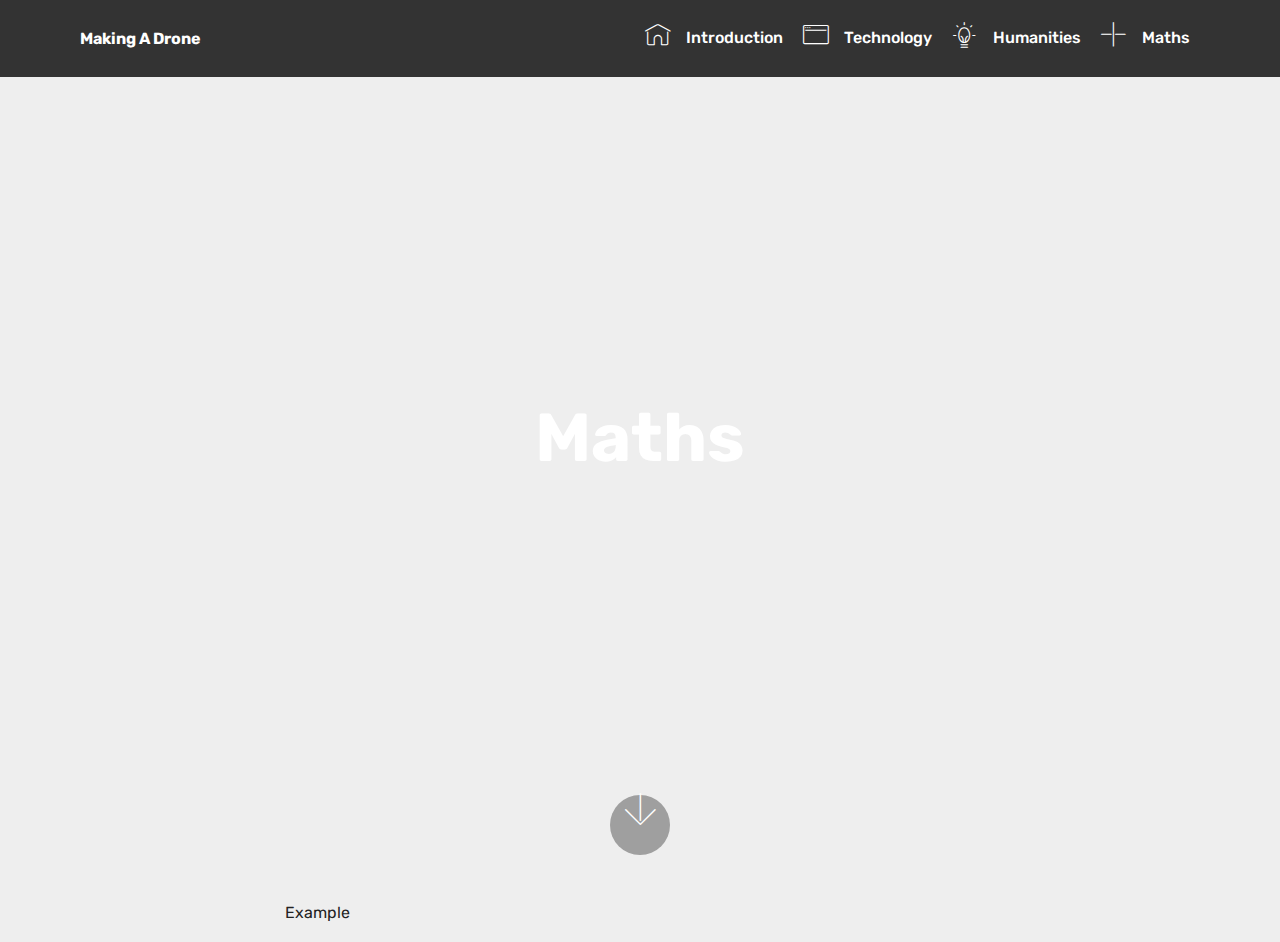
<file: page3.html>
<!DOCTYPE html>
<html >
<head>
  <!-- Site made with Mobirise Website Builder v4.7.2, https://mobirise.com -->
  <meta charset="UTF-8">
  <meta http-equiv="X-UA-Compatible" content="IE=edge">
  <meta name="generator" content="Mobirise v4.7.2, mobirise.com">
  <meta name="viewport" content="width=device-width, initial-scale=1, minimum-scale=1">
  <link rel="shortcut icon" href="assets/images/logo2.png" type="image/x-icon">
  <meta name="description" content="Website Builder Description">
  <title>Maths</title>
  <link rel="stylesheet" href="assets/web/assets/mobirise-icons/mobirise-icons.css">
  <link rel="stylesheet" href="assets/tether/tether.min.css">
  <link rel="stylesheet" href="assets/bootstrap/css/bootstrap.min.css">
  <link rel="stylesheet" href="assets/bootstrap/css/bootstrap-grid.min.css">
  <link rel="stylesheet" href="assets/bootstrap/css/bootstrap-reboot.min.css">
  <link rel="stylesheet" href="assets/dropdown/css/style.css">
  <link rel="stylesheet" href="assets/theme/css/style.css">
  <link rel="stylesheet" href="assets/mobirise/css/mbr-additional.css" type="text/css">
  
  
  
</head>
<body>
  <section class="menu cid-qPJi2hLPel" once="menu" id="menu1-3">

    

    <nav class="navbar navbar-expand beta-menu navbar-dropdown align-items-center navbar-fixed-top navbar-toggleable-sm">
        <button class="navbar-toggler navbar-toggler-right" type="button" data-toggle="collapse" data-target="#navbarSupportedContent" aria-controls="navbarSupportedContent" aria-expanded="false" aria-label="Toggle navigation">
            <div class="hamburger">
                <span></span>
                <span></span>
                <span></span>
                <span></span>
            </div>
        </button>
        <div class="menu-logo">
            <div class="navbar-brand">
                
                <span class="navbar-caption-wrap"><a class="navbar-caption text-white display-4" href="https://mobirise.com">Making A Drone</a></span>
            </div>
        </div>
        <div class="collapse navbar-collapse" id="navbarSupportedContent">
            <ul class="navbar-nav nav-dropdown nav-right" data-app-modern-menu="true"><li class="nav-item">
                    <a class="nav-link link text-white display-4" href="index.html">
                        <span class="mbri-home mbr-iconfont mbr-iconfont-btn"></span>&nbsp;Introduction</a>
                </li>
                <li class="nav-item">
                    <a class="nav-link link text-white display-4" href="tech.html"><span class="mbri-browse mbr-iconfont mbr-iconfont-btn"></span>
                        
                        Technology</a>
                </li><li class="nav-item"><a class="nav-link link text-white display-4" href="page2.html"><span class="mbri-idea mbr-iconfont mbr-iconfont-btn"></span>
                        
                        Humanities</a></li><li class="nav-item"><a class="nav-link link text-white display-4" href="page3.html"><span class="mbri-plus mbr-iconfont mbr-iconfont-btn"></span>
                        
                        Maths</a></li></ul>
            
        </div>
    </nav>
</section>

<section class="engine"><a href="https://mobirise.me">Mobirise</a></section><section class="cid-qPJkBYm0Ma mbr-fullscreen mbr-parallax-background" id="header2-4">

    

    

    <div class="container align-center">
        <div class="row justify-content-md-center">
            <div class="mbr-white col-md-10">
                <h1 class="mbr-section-title mbr-bold pb-3 mbr-fonts-style display-1">Maths</h1>
                
                
                
            </div>
        </div>
    </div>
    <div class="mbr-arrow hidden-sm-down" aria-hidden="true">
        <a href="#next">
            <i class="mbri-down mbr-iconfont"></i>
        </a>
    </div>
</section>

<section class="mbr-section article content1 cid-qPJly2YZ2F" id="content1-6">
    
     

    <div class="container">
        <div class="media-container-row">
            <div class="mbr-text col-12 col-md-8 mbr-fonts-style display-7"><p>Example</p></div>
        </div>
    </div>
</section>


  <script src="assets/web/assets/jquery/jquery.min.js"></script>
  <script src="assets/popper/popper.min.js"></script>
  <script src="assets/tether/tether.min.js"></script>
  <script src="assets/bootstrap/js/bootstrap.min.js"></script>
  <script src="assets/smoothscroll/smooth-scroll.js"></script>
  <script src="assets/dropdown/js/script.min.js"></script>
  <script src="assets/touchswipe/jquery.touch-swipe.min.js"></script>
  <script src="assets/parallax/jarallax.min.js"></script>
  <script src="assets/theme/js/script.js"></script>
  
  
</body>
</html>
</file>
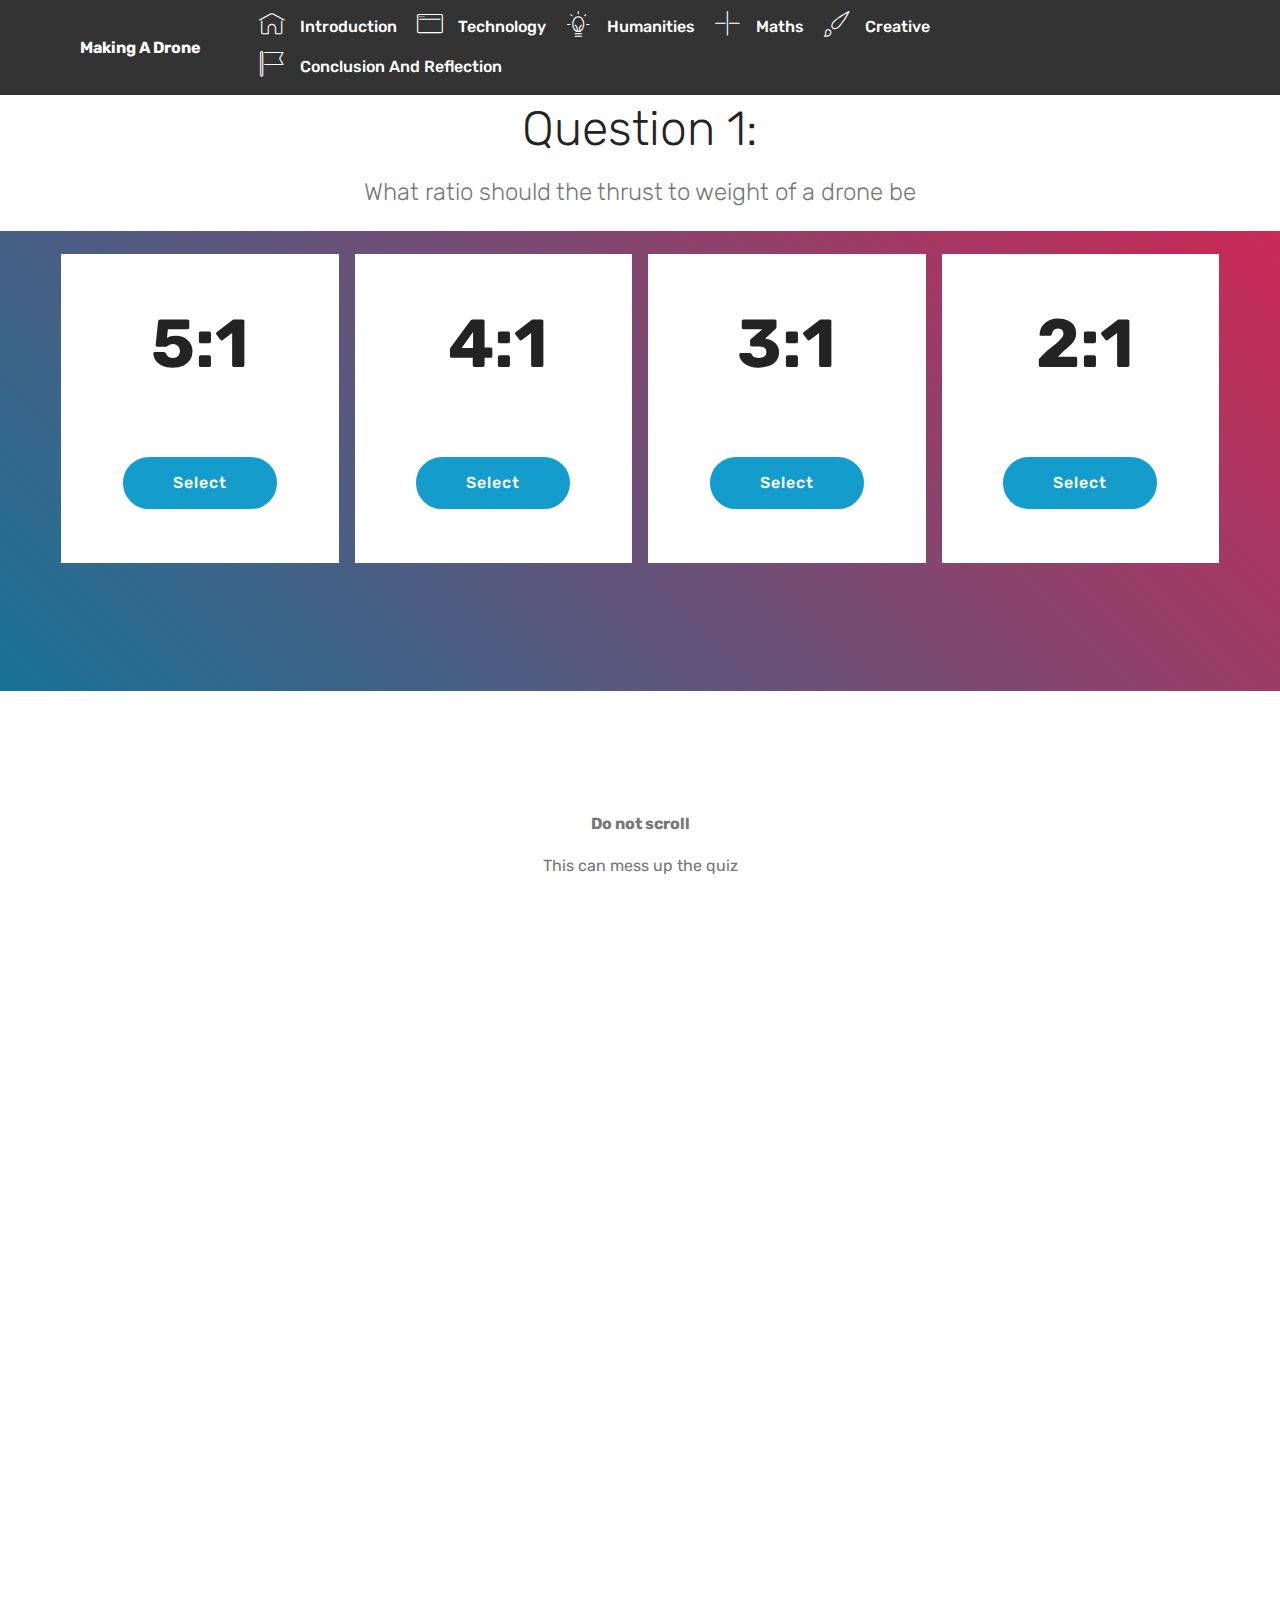
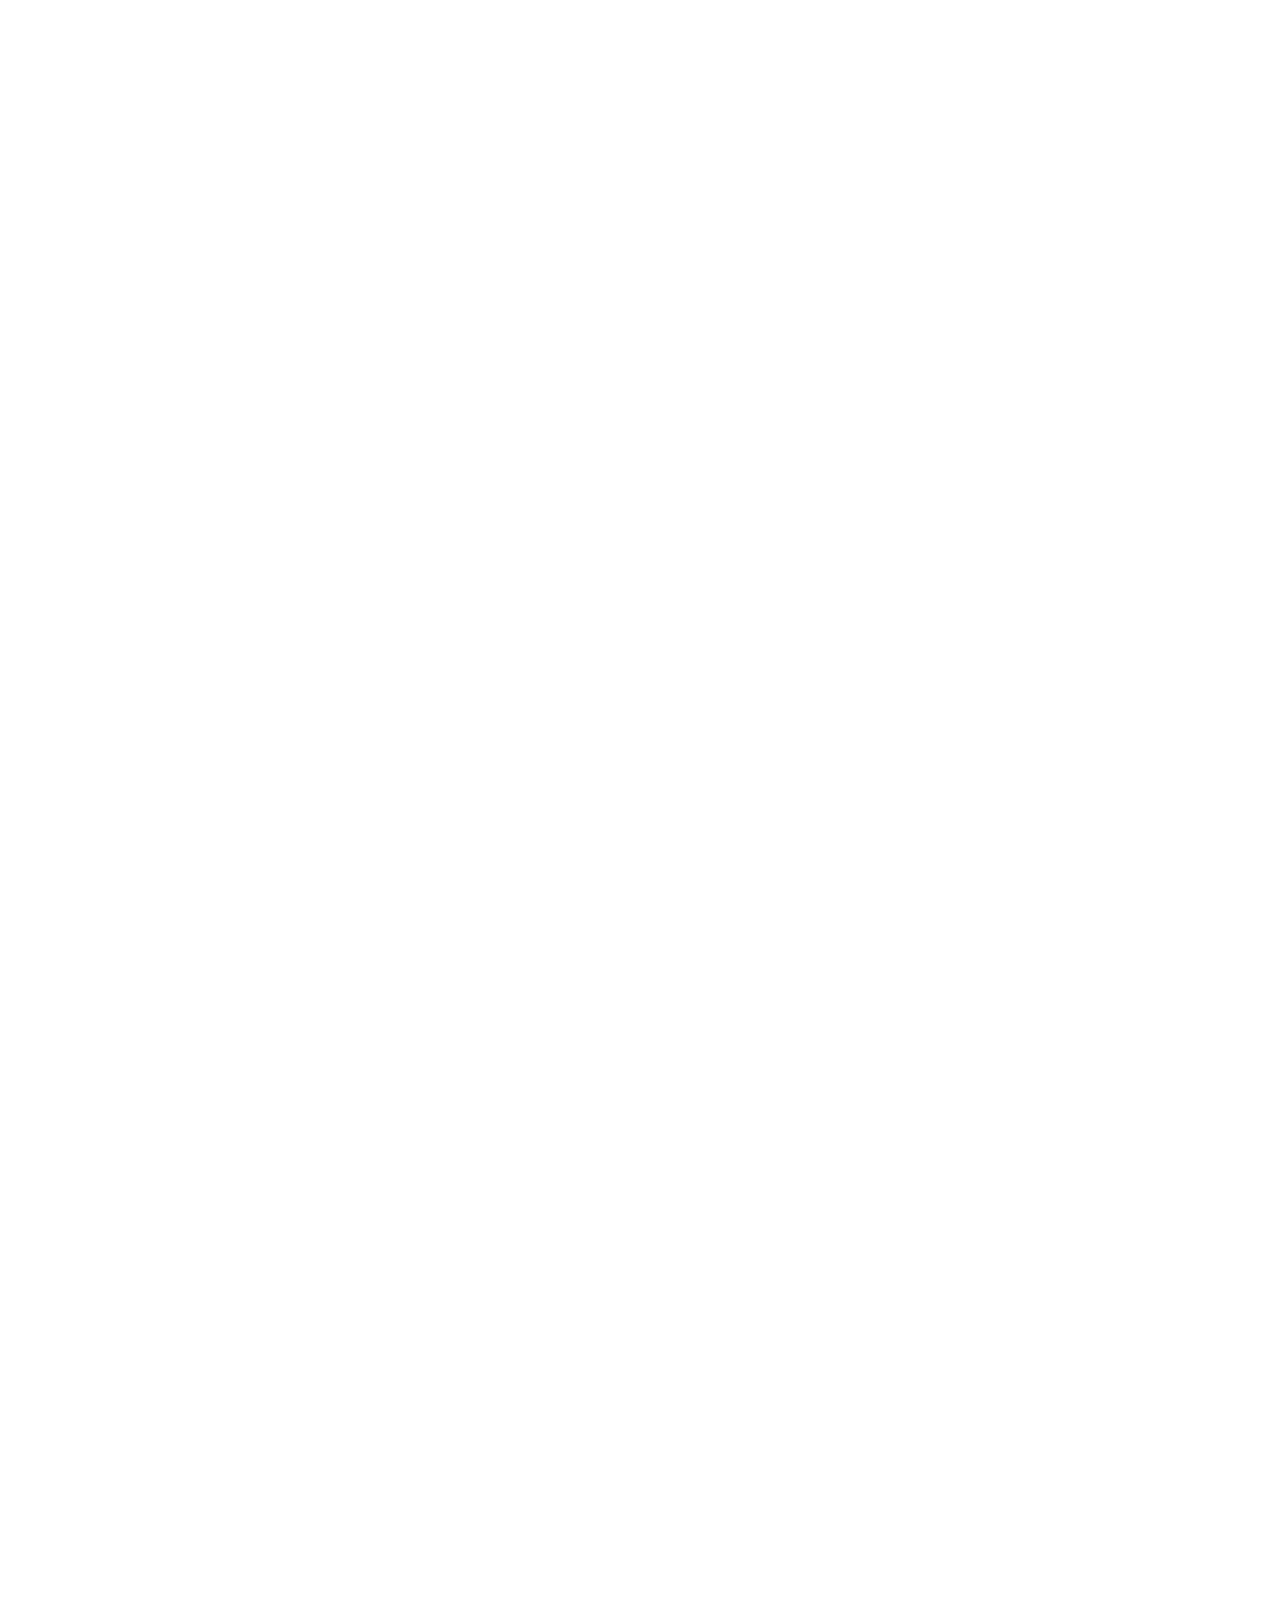
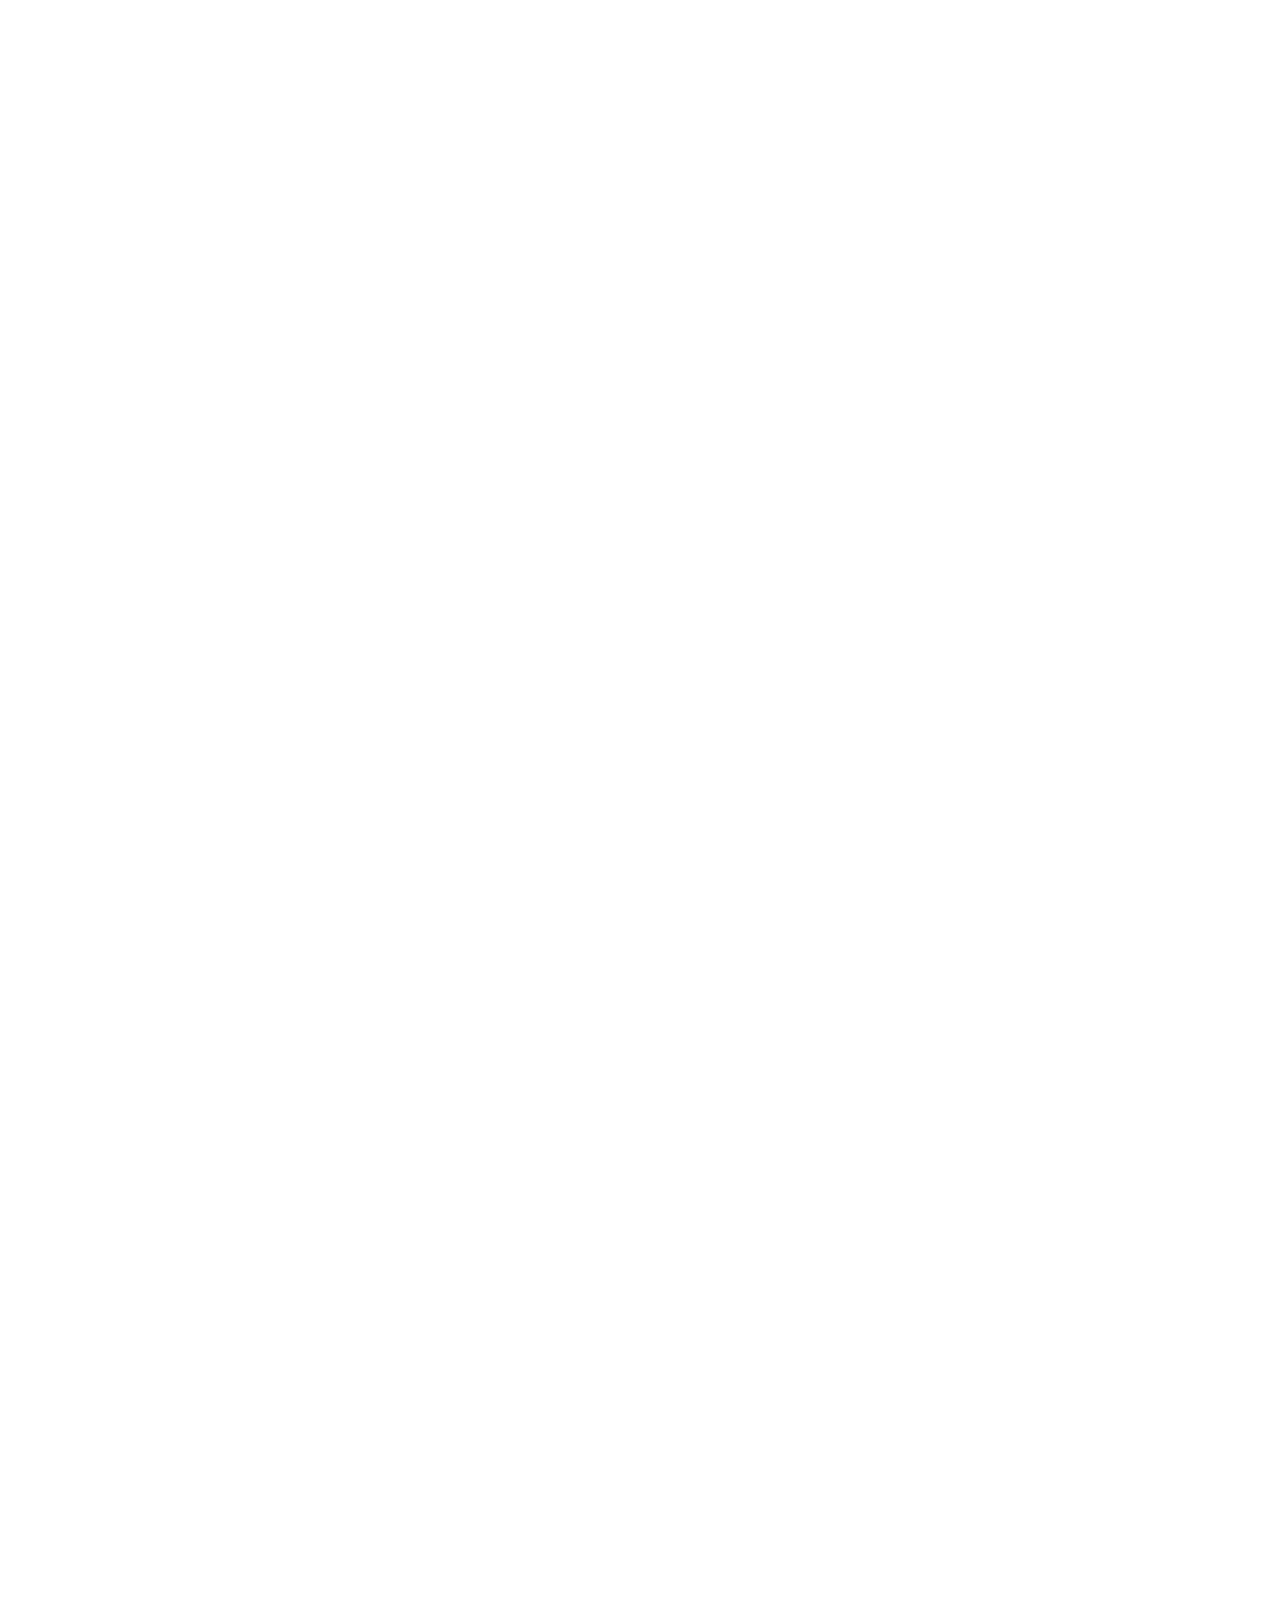
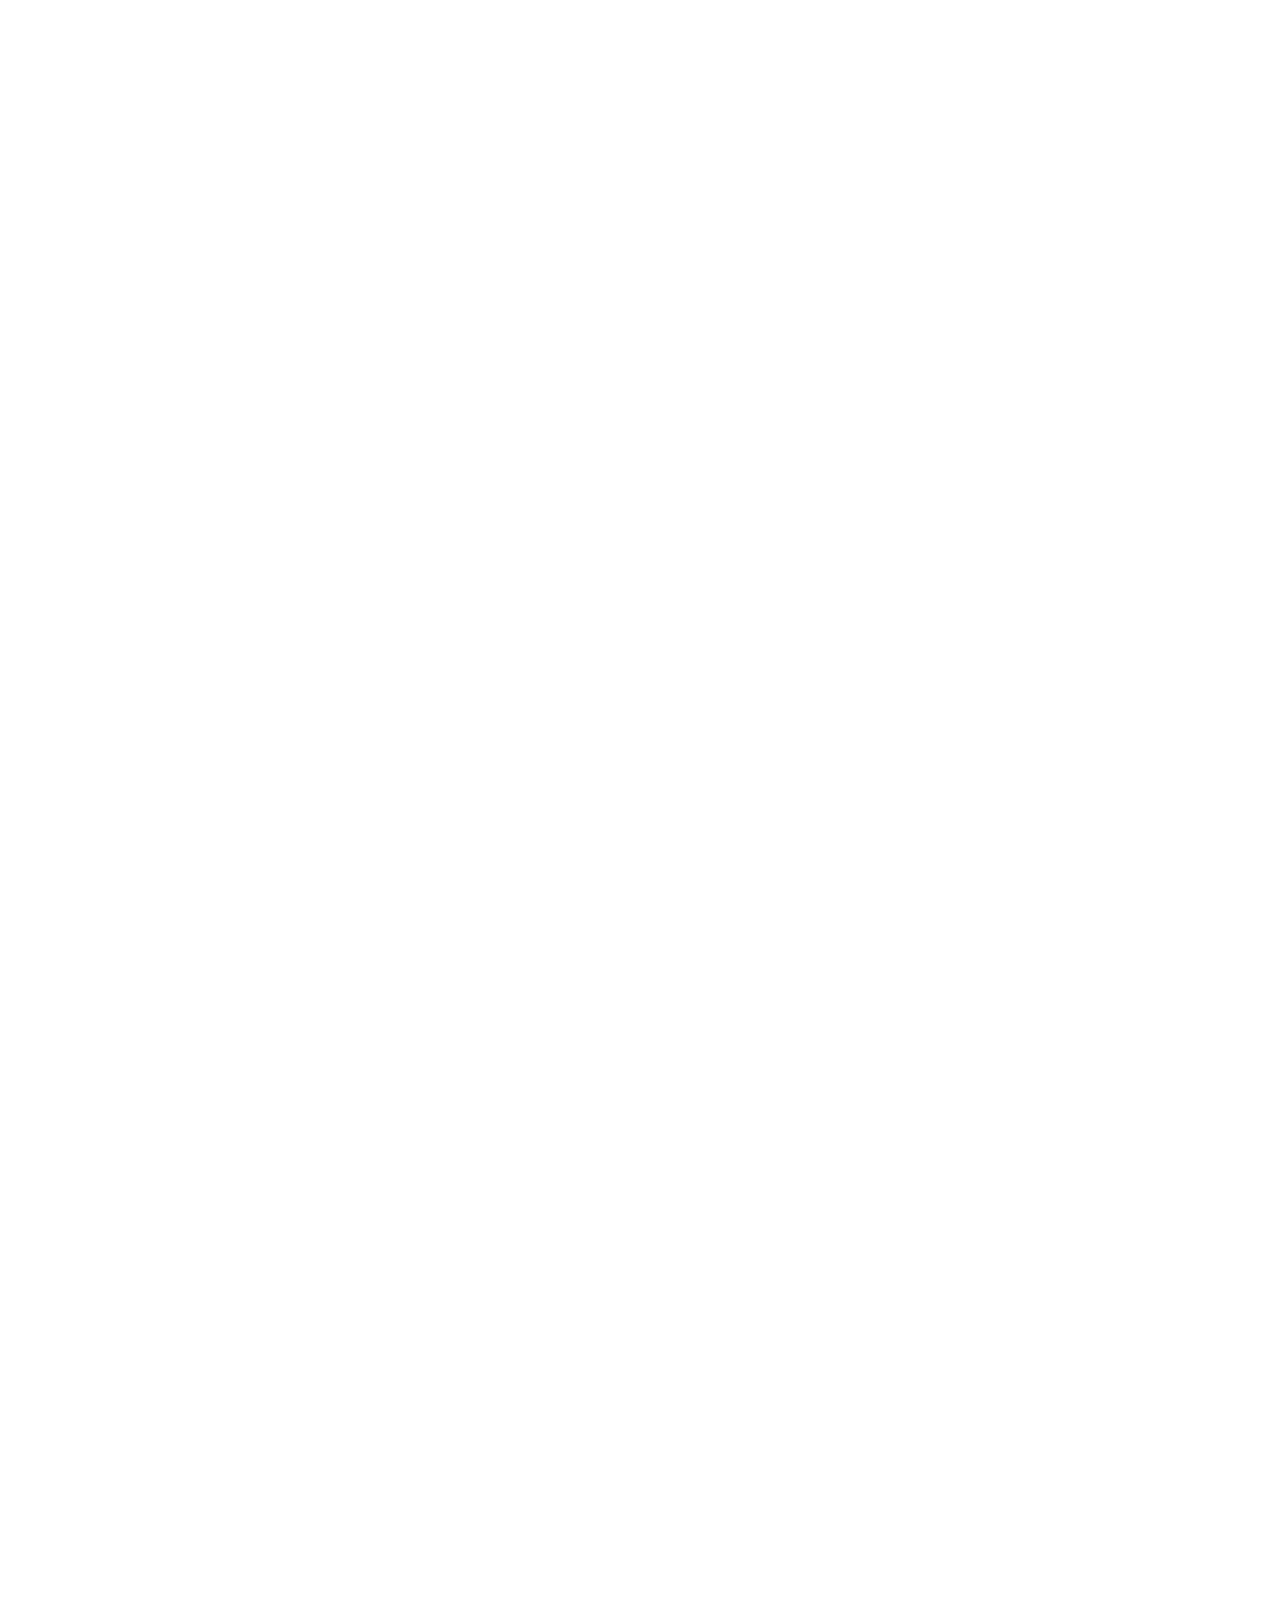
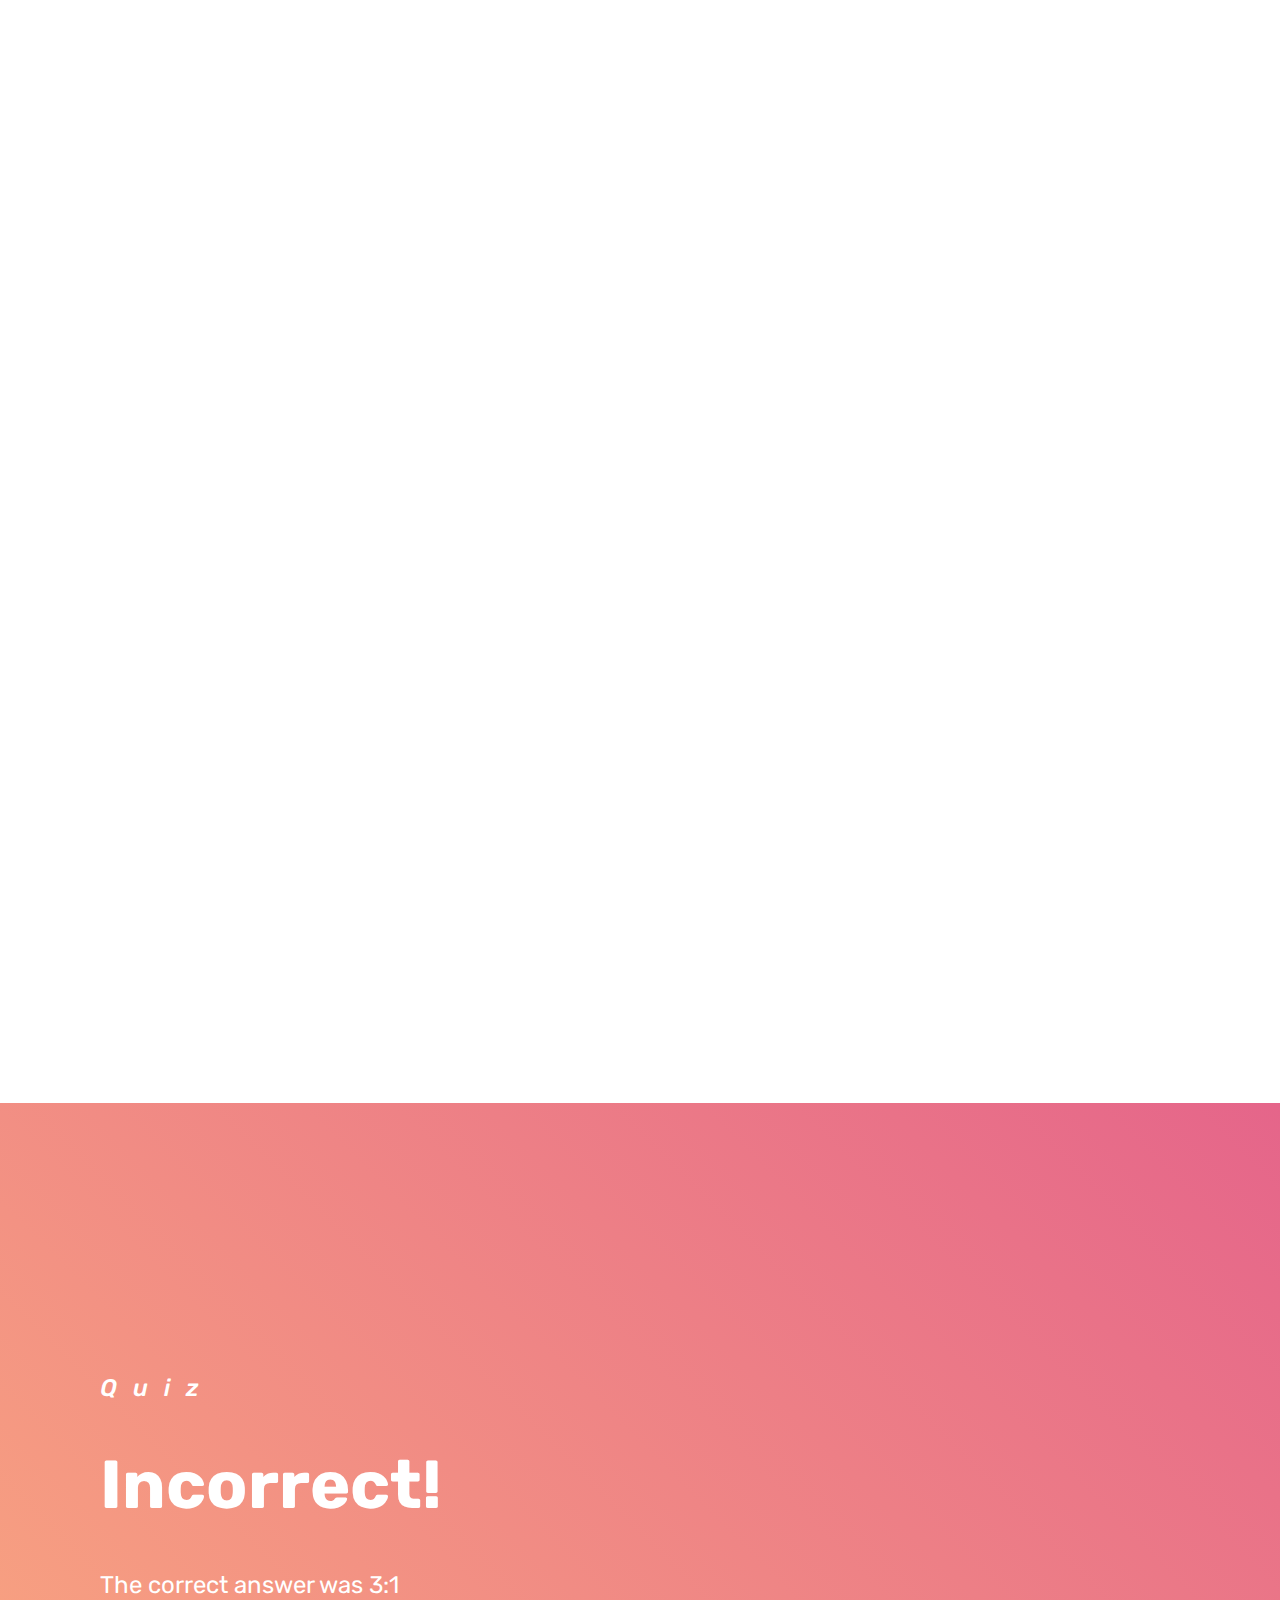
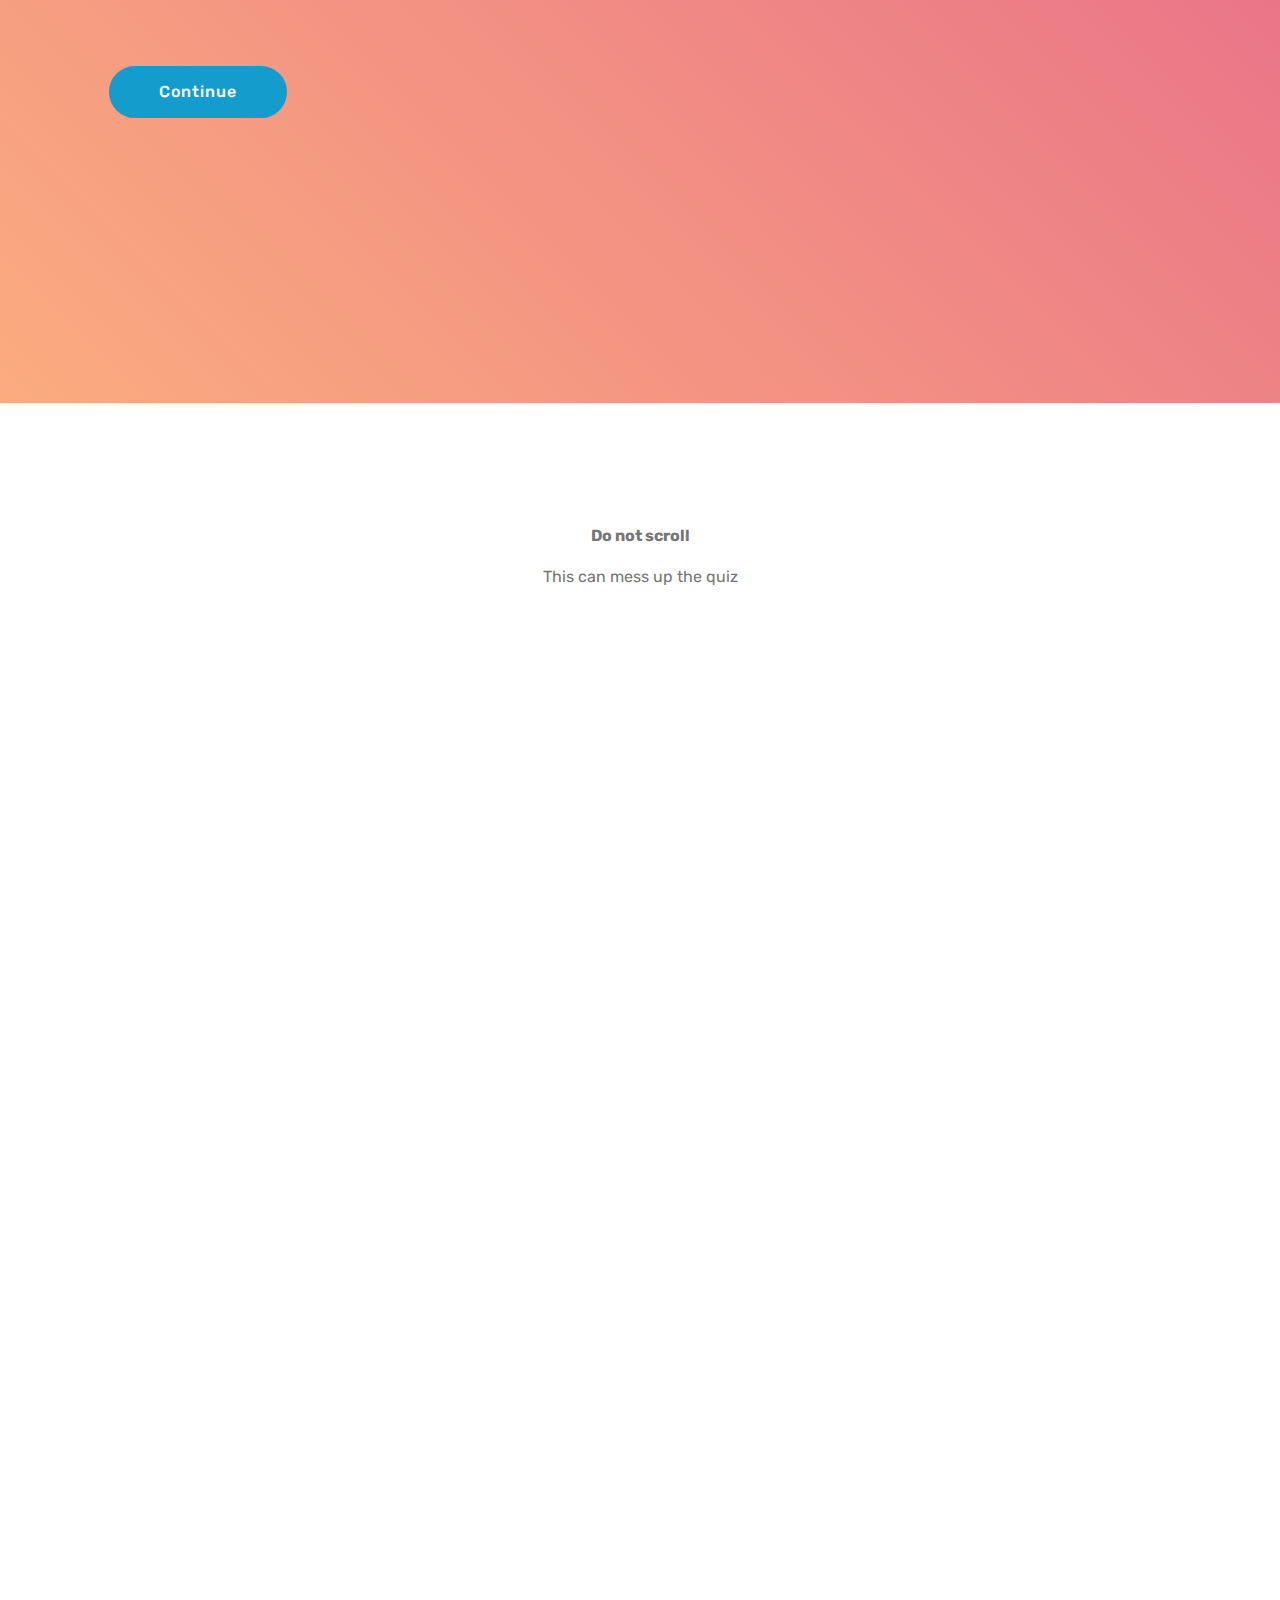
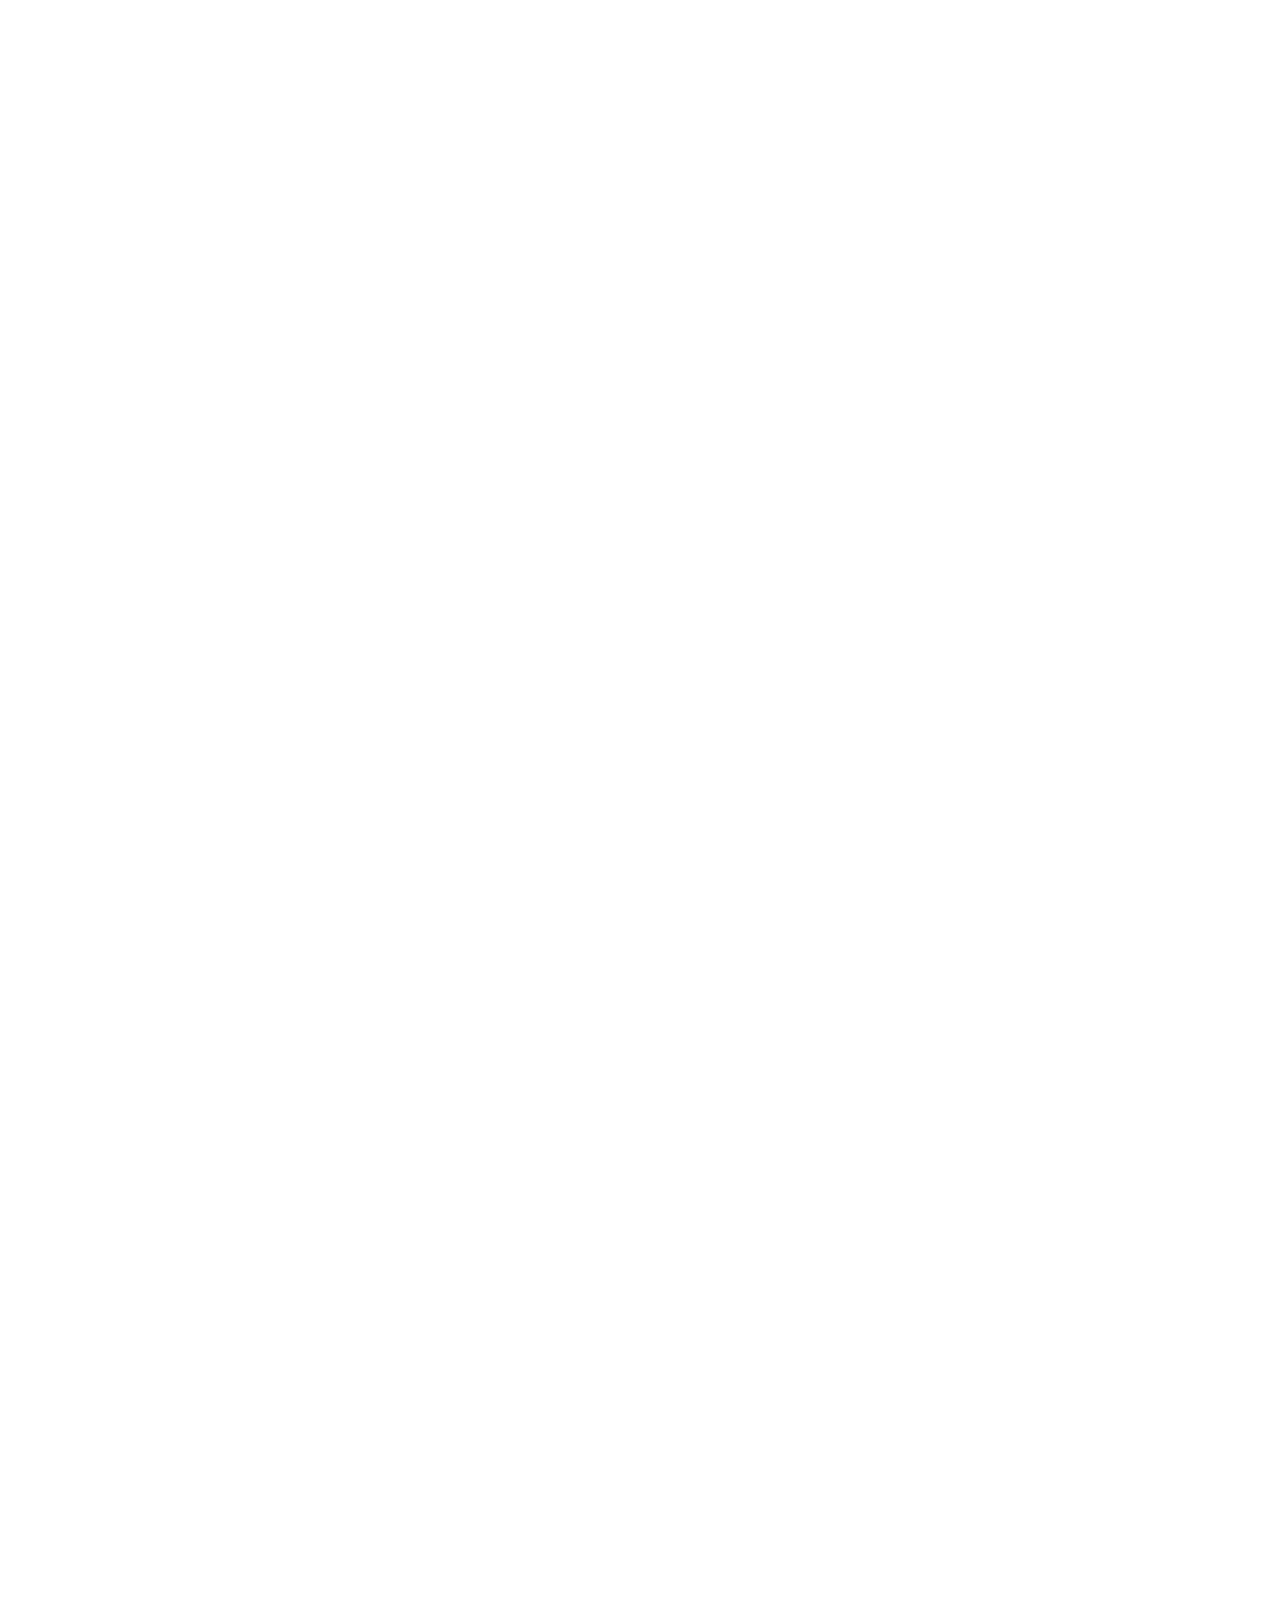
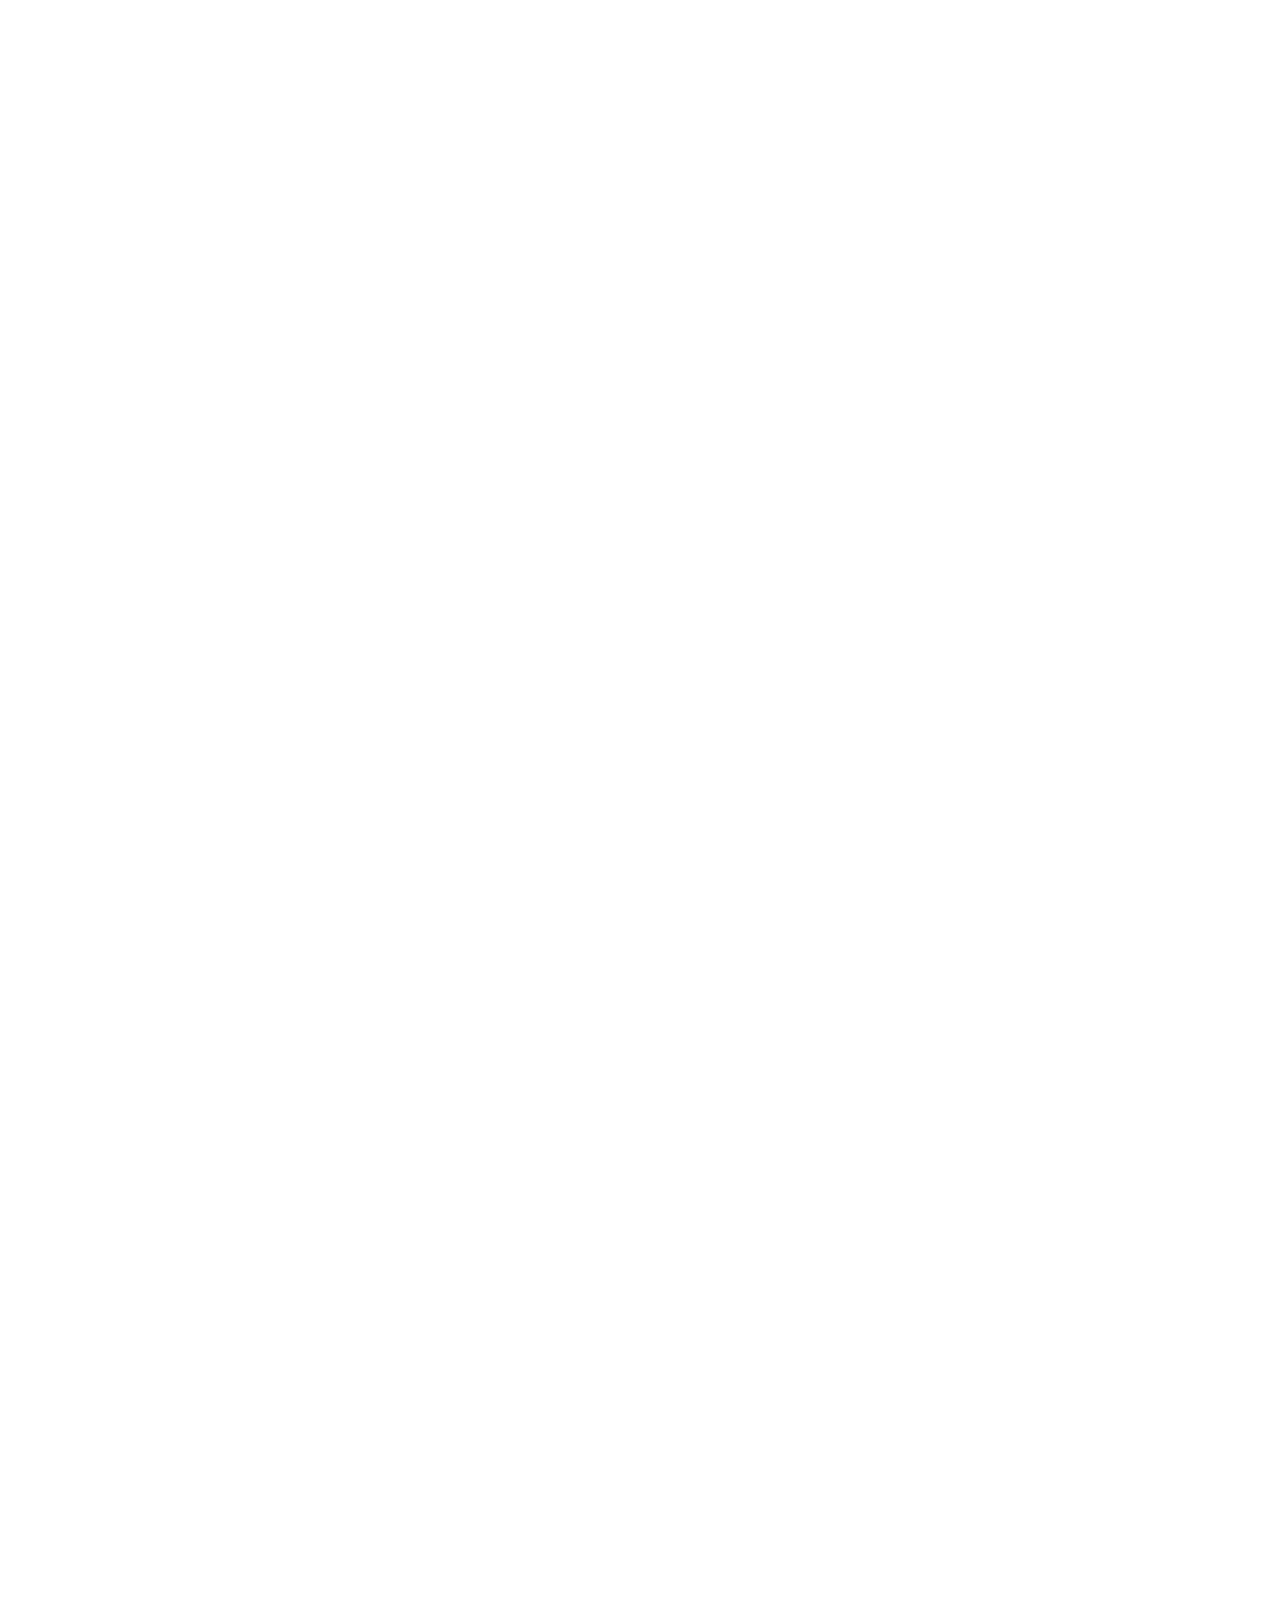
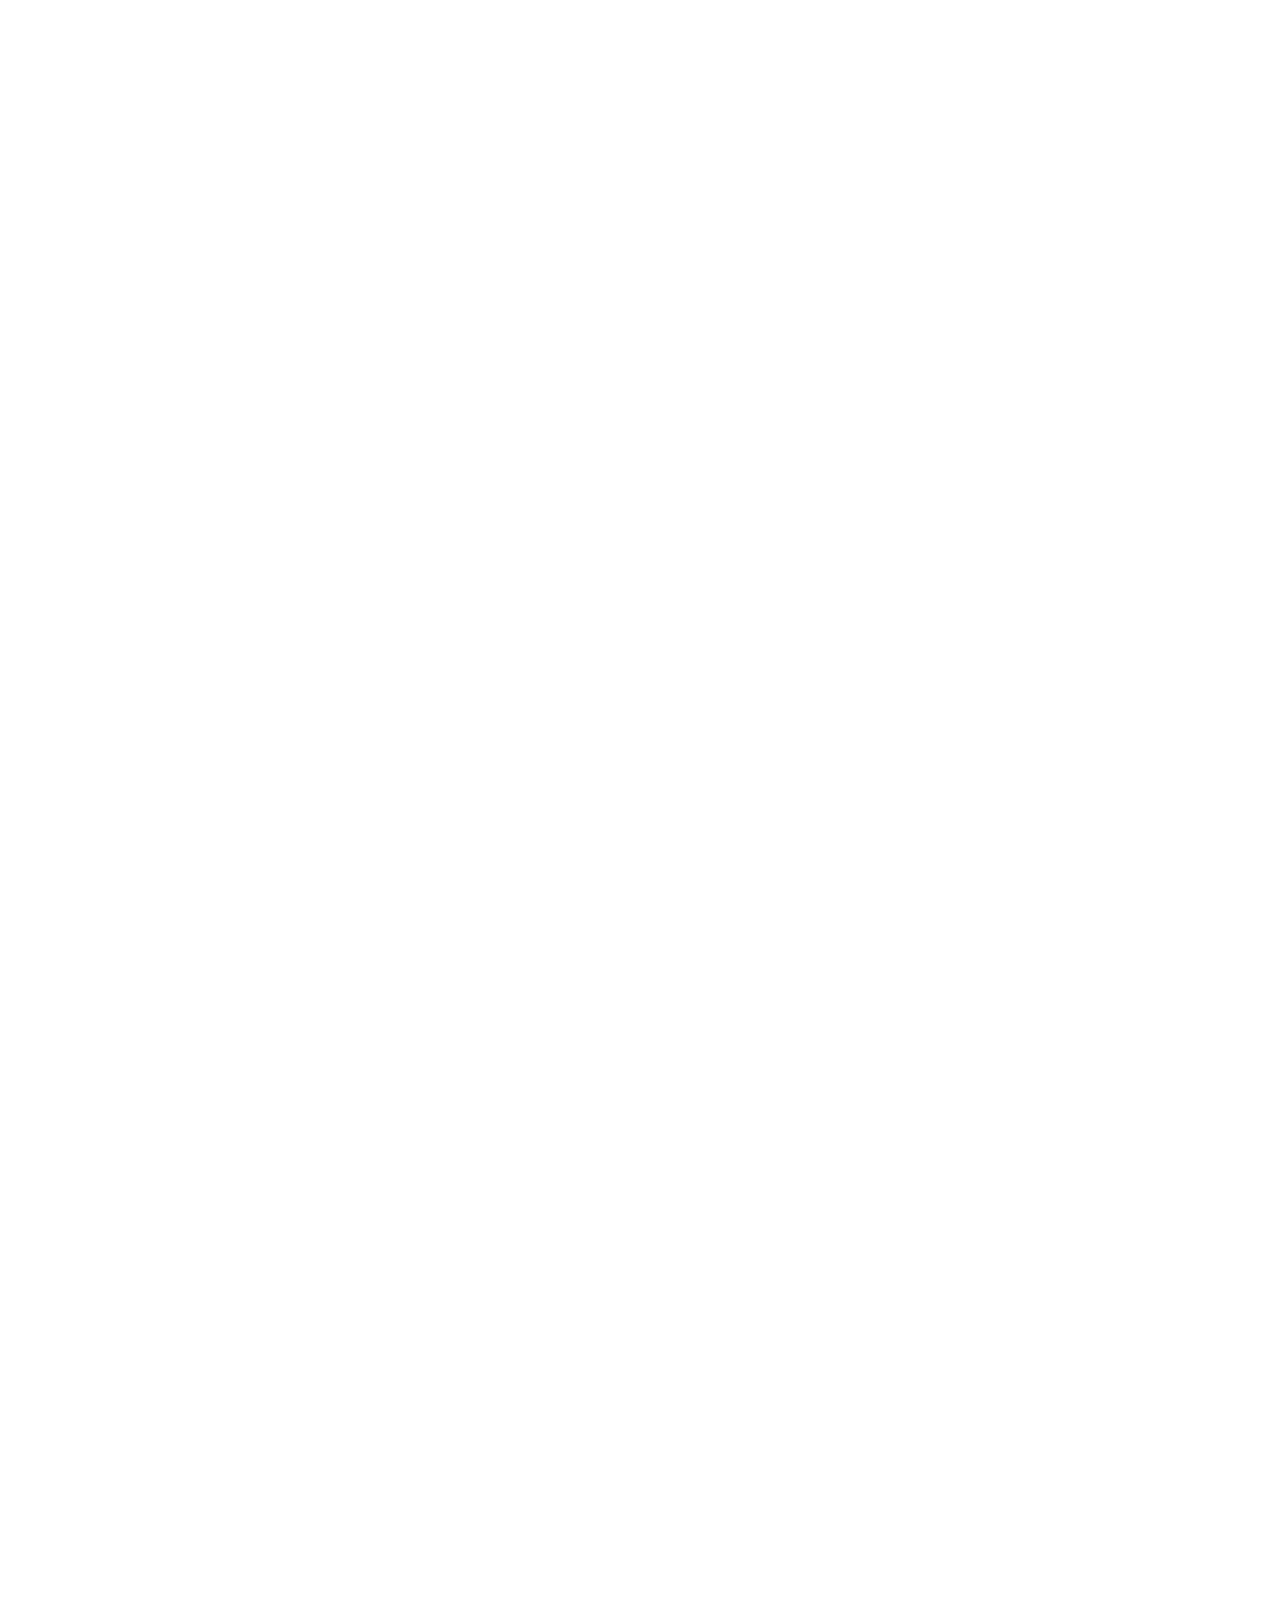
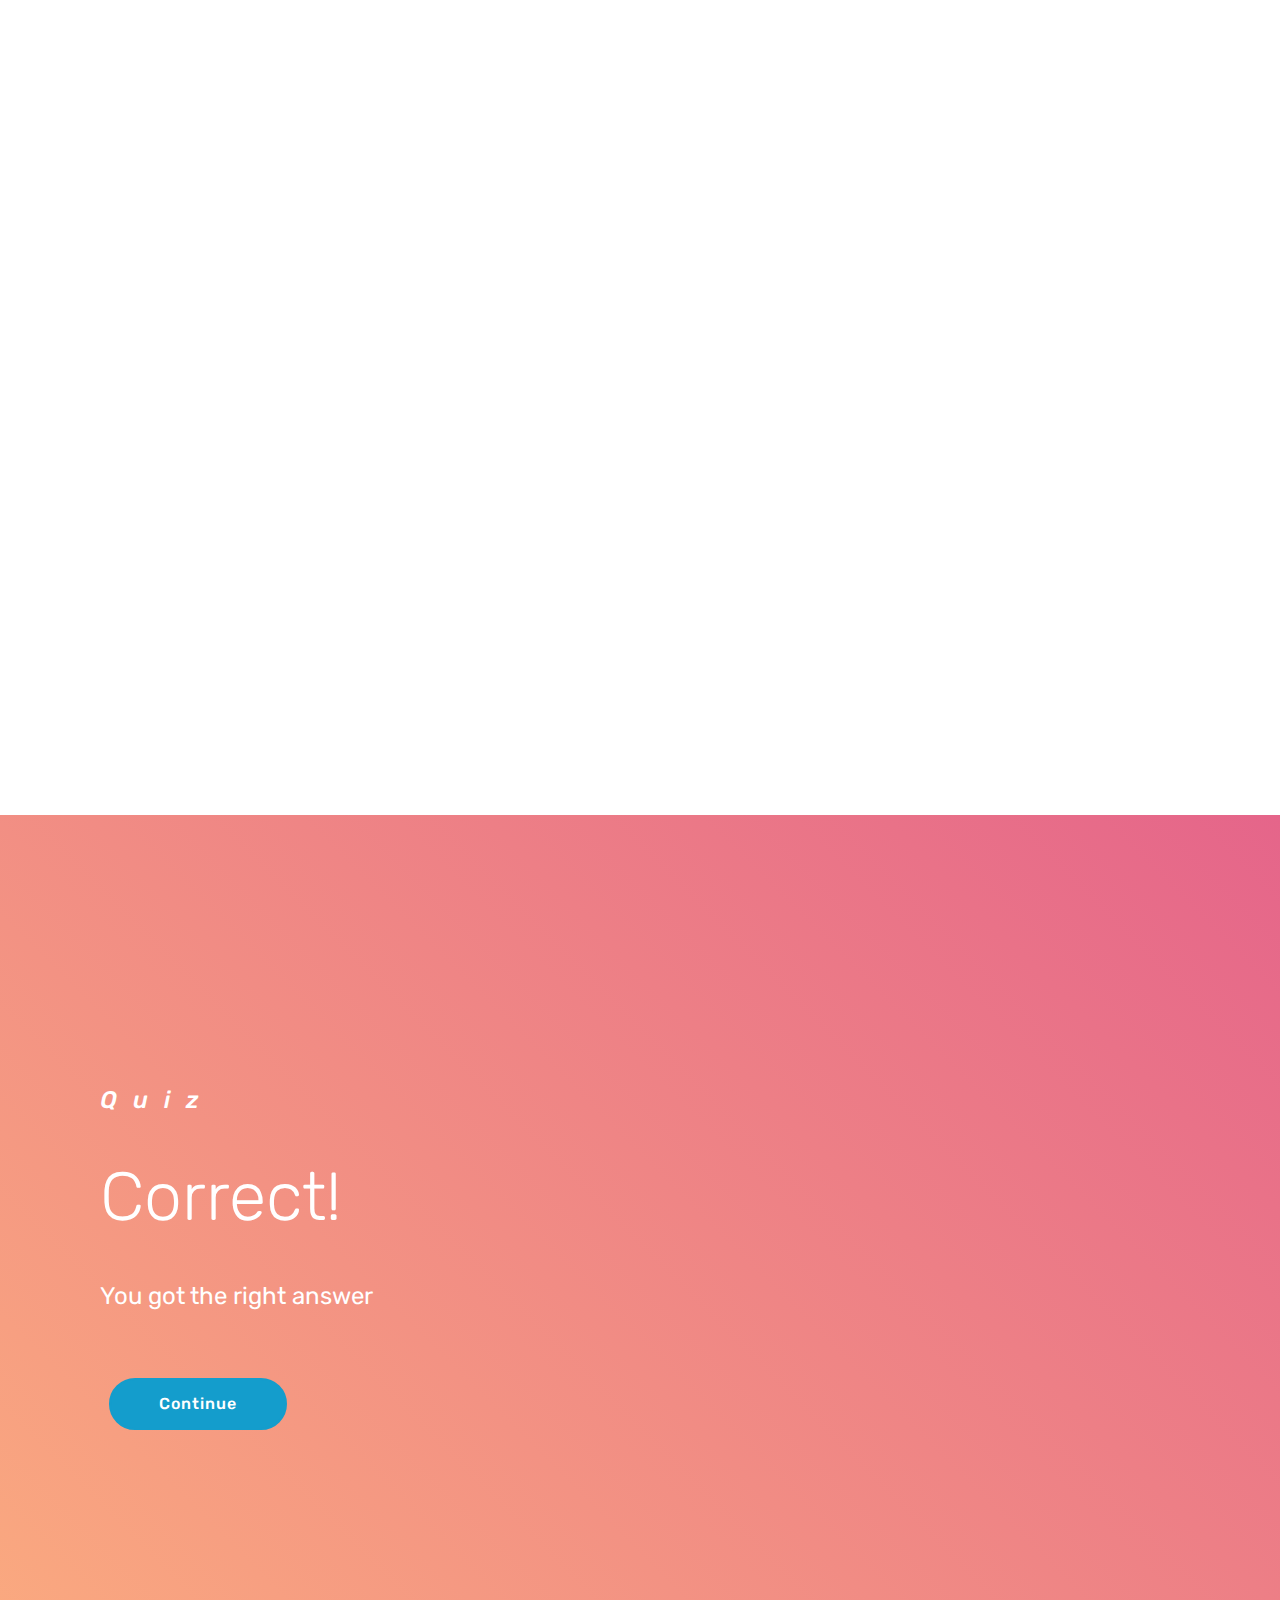
<file: page4.html>
<!DOCTYPE html>
<html >
<head>
  <!-- Site made with Mobirise Website Builder v4.7.2, https://mobirise.com -->
  <meta charset="UTF-8">
  <meta http-equiv="X-UA-Compatible" content="IE=edge">
  <meta name="generator" content="Mobirise v4.7.2, mobirise.com">
  <meta name="viewport" content="width=device-width, initial-scale=1, minimum-scale=1">
  <link rel="shortcut icon" href="assets/images/logo2.png" type="image/x-icon">
  <meta name="description" content="Web Page Builder Description">
  <title>Quiz Tech 1</title>
  <link rel="stylesheet" href="assets/web/assets/mobirise-icons/mobirise-icons.css">
  <link rel="stylesheet" href="assets/tether/tether.min.css">
  <link rel="stylesheet" href="assets/bootstrap/css/bootstrap.min.css">
  <link rel="stylesheet" href="assets/bootstrap/css/bootstrap-grid.min.css">
  <link rel="stylesheet" href="assets/bootstrap/css/bootstrap-reboot.min.css">
  <link rel="stylesheet" href="assets/dropdown/css/style.css">
  <link rel="stylesheet" href="assets/theme/css/style.css">
  <link rel="stylesheet" href="assets/mobirise/css/mbr-additional.css" type="text/css">
  
  
  
</head>
<body>
  <section class="menu cid-qPJi2hLPel" once="menu" id="menu1-17">

    

    <nav class="navbar navbar-expand beta-menu navbar-dropdown align-items-center navbar-fixed-top navbar-toggleable-sm">
        <button class="navbar-toggler navbar-toggler-right" type="button" data-toggle="collapse" data-target="#navbarSupportedContent" aria-controls="navbarSupportedContent" aria-expanded="false" aria-label="Toggle navigation">
            <div class="hamburger">
                <span></span>
                <span></span>
                <span></span>
                <span></span>
            </div>
        </button>
        <div class="menu-logo">
            <div class="navbar-brand">
                
                <span class="navbar-caption-wrap"><a class="navbar-caption text-white display-4" href="https://mobirise.com">Making A Drone</a></span>
            </div>
        </div>
        <div class="collapse navbar-collapse" id="navbarSupportedContent">
            <ul class="navbar-nav nav-dropdown nav-right" data-app-modern-menu="true"><li class="nav-item">
                    <a class="nav-link link text-white display-4" href="index.html">
                        <span class="mbri-home mbr-iconfont mbr-iconfont-btn"></span>&nbsp;Introduction</a>
                </li>
                <li class="nav-item">
                    <a class="nav-link link text-white display-4" href="tech.html"><span class="mbri-browse mbr-iconfont mbr-iconfont-btn"></span>
                        
                        Technology</a>
                </li><li class="nav-item"><a class="nav-link link text-white display-4" href="page2.html"><span class="mbri-idea mbr-iconfont mbr-iconfont-btn"></span>
                        
                        Humanities</a></li><li class="nav-item"><a class="nav-link link text-white display-4" href="page7.html"><span class="mbri-plus mbr-iconfont mbr-iconfont-btn"></span>
                        
                        Maths</a></li><li class="nav-item"><a class="nav-link link text-white display-4" href="page8.html"><span class="mbri-change-style mbr-iconfont mbr-iconfont-btn"></span>
                        
                        Creative</a></li><li class="nav-item"><a class="nav-link link text-white display-4" href="page8.html"><span class="mbri-flag mbr-iconfont mbr-iconfont-btn"></span>&nbsp;Conclusion And Reflection<br></a></li></ul>
            
        </div>
    </nav>
</section>

<section class="engine"><a href="https://mobirise.me/r">free bootstrap templates</a></section><section class="mbr-section content4 cid-qRIdalQcdD" id="content4-1f">

    

    <div class="container">
        <div class="media-container-row">
            <div class="title col-12 col-md-8">
                <h2 class="align-center pb-3 mbr-fonts-style display-2">
                    Question 1:</h2>
                <h3 class="mbr-section-subtitle align-center mbr-light mbr-fonts-style display-5">What ratio should the thrust to weight of a drone be</h3>
                
            </div>
        </div>
    </div>
</section>

<section class="cid-qRId6R0d5K" id="pricing-tables1-1e">

    

    
    <div class="container">
        <div class="media-container-row">

            <div class="plan col-12 mx-2 my-2 justify-content-center col-lg-3">
                <div class="plan-header text-center pt-5">
                    <h3 class="plan-title mbr-fonts-style display-5"></h3>
                    <div class="plan-price">
                        <span class="price-value mbr-fonts-style display-5"></span>
                        <span class="price-figure mbr-fonts-style display-1">
                              5:1</span>
                        <small class="price-term mbr-fonts-style display-7"></small>
                    </div>
                </div>
                <div class="plan-body pb-5">
                    <div class="plan-list align-center">
                        <ul class="list-group list-group-flush mbr-fonts-style display-7">
                            <li class="list-group-item"><br></li>
                        </ul>
                    </div>
                    <div class="mbr-section-btn text-center pt-4"><a href="page4.html#header11-1h" class="btn btn-primary display-4">Select</a></div>
                </div>
            </div>

            <div class="plan col-12 mx-2 my-2 justify-content-center col-lg-3">
                <div class="plan-header text-center pt-5">
                    <h3 class="plan-title mbr-fonts-style display-5"></h3>
                    <div class="plan-price">
                        <span class="price-value mbr-fonts-style display-5">&nbsp;</span>
                        <span class="price-figure mbr-fonts-style display-1">4:1</span>
                        <small class="price-term mbr-fonts-style display-7"></small>
                    </div>
                </div>
                <div class="plan-body pb-5">
                    <div class="plan-list align-center">
                        <ul class="list-group list-group-flush mbr-fonts-style display-7">
                            <li class="list-group-item"><br></li>
                        </ul>
                    </div>
                    <div class="mbr-section-btn text-center pt-4"><a href="page4.html#header11-1h" class="btn btn-primary display-4">Select</a></div>
                </div>
            </div>

            <div class="plan col-12 mx-2 my-2 justify-content-center col-lg-3">
                <div class="plan-header text-center pt-5">
                    <h3 class="plan-title mbr-fonts-style display-5"></h3>
                    <div class="plan-price">
                        <span class="price-value mbr-fonts-style display-5"></span>
                        <span class="price-figure mbr-fonts-style display-1">3:1</span>
                        <small class="price-term mbr-fonts-style display-7"></small>
                    </div>
                </div>
                <div class="plan-body pb-5">
                    <div class="plan-list align-center">
                        <ul class="list-group list-group-flush mbr-fonts-style display-7">
                            <li class="list-group-item"><br></li>
                        </ul>
                    </div>
                    <div class="mbr-section-btn text-center pt-4"><a href="page4.html#header11-1j" class="btn btn-primary display-4">Select</a></div>
                </div>
            </div>

            <div class="plan col-12 mx-2 my-2 justify-content-center col-lg-3">
                <div class="plan-header text-center pt-5">
                    <h3 class="plan-title mbr-fonts-style display-5"></h3>
                    <div class="plan-price">
                        <span class="price-value mbr-fonts-style display-5">&nbsp;</span>
                        <span class="price-figure mbr-fonts-style display-1">2:1</span>
                        <small class="price-term mbr-fonts-style display-7"></small>
                    </div>
                </div>
                <div class="plan-body pb-5">
                    <div class="plan-list align-center">
                        <ul class="list-group list-group-flush mbr-fonts-style display-7">
                            <li class="list-group-item"><br></li>
                        </ul>
                    </div>
                    <div class="mbr-section-btn text-center pt-4"><a href="page4.html#header11-1h" class="btn btn-primary display-4">Select</a></div>
                </div>
            </div>
        </div>
    </div>
</section>

<section class="mbr-section article content1 cid-qRIdX2eoYG" id="content1-1g">
    
     

    <div class="container">
        <div class="media-container-row">
            <div class="mbr-text col-12 col-md-8 mbr-fonts-style display-7"><p>
                <strong> Do not scroll</strong></p><p>This can mess up the quiz</p><p><br></p><p><br></p><p><br></p><p><br></p><p><br></p><p><br></p><p><br></p><p><br></p><p><br></p><p><br></p><p><br></p><p><br></p><p><br></p><p><br></p><p><br></p><p><br></p><p><br></p><p><br></p><p><br></p><p><br></p><p><br></p><p><br></p><p><br></p><p><br></p><p><br></p><p><br></p><p><br></p><p><br></p><p><br></p><p><br></p><p><br></p><p><br></p><p><br></p><p><br></p><p><br></p><p><br></p><p><br></p><p><br></p><p><br></p><p><br></p><p><br></p><p><br></p><p><br></p><p><br></p><p><br></p><p><br></p><p><br></p><p><br></p><p><br></p><p><br></p><p><br></p><p><br></p><p><br></p><p><br></p><p><br></p><p><br></p><p><br></p><p><br></p><p><br></p><p><br></p><p><br></p><p><br></p><p><br></p><p><br></p><p><br></p><p><br></p><p><br></p><p><br></p><p><br></p><p><br></p><p><br></p><p><br></p><p><br></p><p><br></p><p><br></p><p><br></p><p><br></p><p><br></p><p><br></p><p><br></p><p><br></p><p><br></p><p><br></p><p><br></p><p><br></p><p><br></p><p><br></p><p><br></p><p><br></p><p><br></p><p><br></p><p><br></p><p><br></p><p><br></p><p><br></p><p><br></p><p><br></p><p><br></p><p><br></p><p><br></p><p><br></p><p><br></p><p><br></p><p><br></p><p><br></p><p><br></p><p><br></p><p><br></p><p><br></p><p><br></p><p><br></p><p><br></p><p><br></p><p><br></p><p><br></p><p><br></p><p><br></p><p><br></p><p><br></p><p><br></p><p><br></p><p><br></p><p><br></p><p><br></p><p><br></p><p><br></p><p><br></p><p><br></p><p><br></p><p><br></p><p><br></p><p><br></p><p><br></p><p><br></p><p><br></p><p><br></p><p><br></p><p><br></p><p><br></p><p><br></p><p><br></p><p><br></p><p><br></p><p><br></p><p><br></p><p><br></p><p><br></p><p><br></p><p><br></p><p><br></p><p><br></p><p><br></p><p><br></p><p><br></p><p><br></p><p><br></p></div>
        </div>
    </div>
</section>

<section class="header11 cid-qRIeeYvTZv mbr-fullscreen" id="header11-1h">

    <!-- Block parameters controls (Blue "Gear" panel) -->
    
    <!-- End block parameters -->

    
    <div class="container align-left">
        <div class="media-container-column mbr-white col-md-12">
            <h3 class="mbr-section-subtitle py-3 mbr-fonts-style display-5">
                Quiz</h3>
            <h1 class="mbr-section-title py-3 mbr-fonts-style display-1"><strong>Incorrect!</strong></h1>
            <p class="mbr-text py-3 mbr-fonts-style display-5">
                The correct answer was 3:1</p>
            <div class="mbr-section-btn py-4"><a class="btn btn-md btn-primary display-4" href="page5.html">Continue</a></div>
        </div>
    </div>

    
</section>

<section class="mbr-section article content1 cid-qRIeOzedME" id="content1-1i">
    
     

    <div class="container">
        <div class="media-container-row">
            <div class="mbr-text col-12 col-md-8 mbr-fonts-style display-7"><p>
                <strong> Do not scroll</strong></p><p>This can mess up the quiz</p><p><br></p><p><br></p><p><br></p><p><br></p><p><br></p><p><br></p><p><br></p><p><br></p><p><br></p><p><br></p><p><br></p><p><br></p><p><br></p><p><br></p><p><br></p><p><br></p><p><br></p><p><br></p><p><br></p><p><br></p><p><br></p><p><br></p><p><br></p><p><br></p><p><br></p><p><br></p><p><br></p><p><br></p><p><br></p><p><br></p><p><br></p><p><br></p><p><br></p><p><br></p><p><br></p><p><br></p><p><br></p><p><br></p><p><br></p><p><br></p><p><br></p><p><br></p><p><br></p><p><br></p><p><br></p><p><br></p><p><br></p><p><br></p><p><br></p><p><br></p><p><br></p><p><br></p><p><br></p><p><br></p><p><br></p><p><br></p><p><br></p><p><br></p><p><br></p><p><br></p><p><br></p><p><br></p><p><br></p><p><br></p><p><br></p><p><br></p><p><br></p><p><br></p><p><br></p><p><br></p><p><br></p><p><br></p><p><br></p><p><br></p><p><br></p><p><br></p><p><br></p><p><br></p><p><br></p><p><br></p><p><br></p><p><br></p><p><br></p><p><br></p><p><br></p><p><br></p><p><br></p><p><br></p><p><br></p><p><br></p><p><br></p><p><br></p><p><br></p><p><br></p><p><br></p><p><br></p><p><br></p><p><br></p><p><br></p><p><br></p><p><br></p><p><br></p><p><br></p><p><br></p><p><br></p><p><br></p><p><br></p><p><br></p><p><br></p><p><br></p><p><br></p><p><br></p><p><br></p><p><br></p><p><br></p><p><br></p><p><br></p><p><br></p><p><br></p><p><br></p><p><br></p><p><br></p><p><br></p><p><br></p><p><br></p><p><br></p><p><br></p><p><br></p><p><br></p><p><br></p><p><br></p><p><br></p><p><br></p><p><br></p><p><br></p><p><br></p><p><br></p><p><br></p><p><br></p><p><br></p><p><br></p><p><br></p><p><br></p><p><br></p><p><br></p><p><br></p><p><br></p><p><br></p><p><br></p><p><br></p><p><br></p><p><br></p><p><br></p><p><br></p><p><br></p><p><br></p></div>
        </div>
    </div>
</section>

<section class="header11 cid-qRIeUttMEO mbr-fullscreen" id="header11-1j">

    <!-- Block parameters controls (Blue "Gear" panel) -->
    
    <!-- End block parameters -->

    
    <div class="container align-left">
        <div class="media-container-column mbr-white col-md-12">
            <h3 class="mbr-section-subtitle py-3 mbr-fonts-style display-5">Quiz</h3>
            <h1 class="mbr-section-title py-3 mbr-fonts-style display-1">Correct!</h1>
            <p class="mbr-text py-3 mbr-fonts-style display-5">
                You got the right answer</p>
            <div class="mbr-section-btn py-4"><a class="btn btn-md btn-primary display-4" href="page5.html">Continue</a></div>
        </div>
    </div>

    
</section>


  <script src="assets/web/assets/jquery/jquery.min.js"></script>
  <script src="assets/popper/popper.min.js"></script>
  <script src="assets/tether/tether.min.js"></script>
  <script src="assets/bootstrap/js/bootstrap.min.js"></script>
  <script src="assets/smoothscroll/smooth-scroll.js"></script>
  <script src="assets/dropdown/js/script.min.js"></script>
  <script src="assets/touchswipe/jquery.touch-swipe.min.js"></script>
  <script src="assets/theme/js/script.js"></script>
  
  
</body>
</html>
</file>
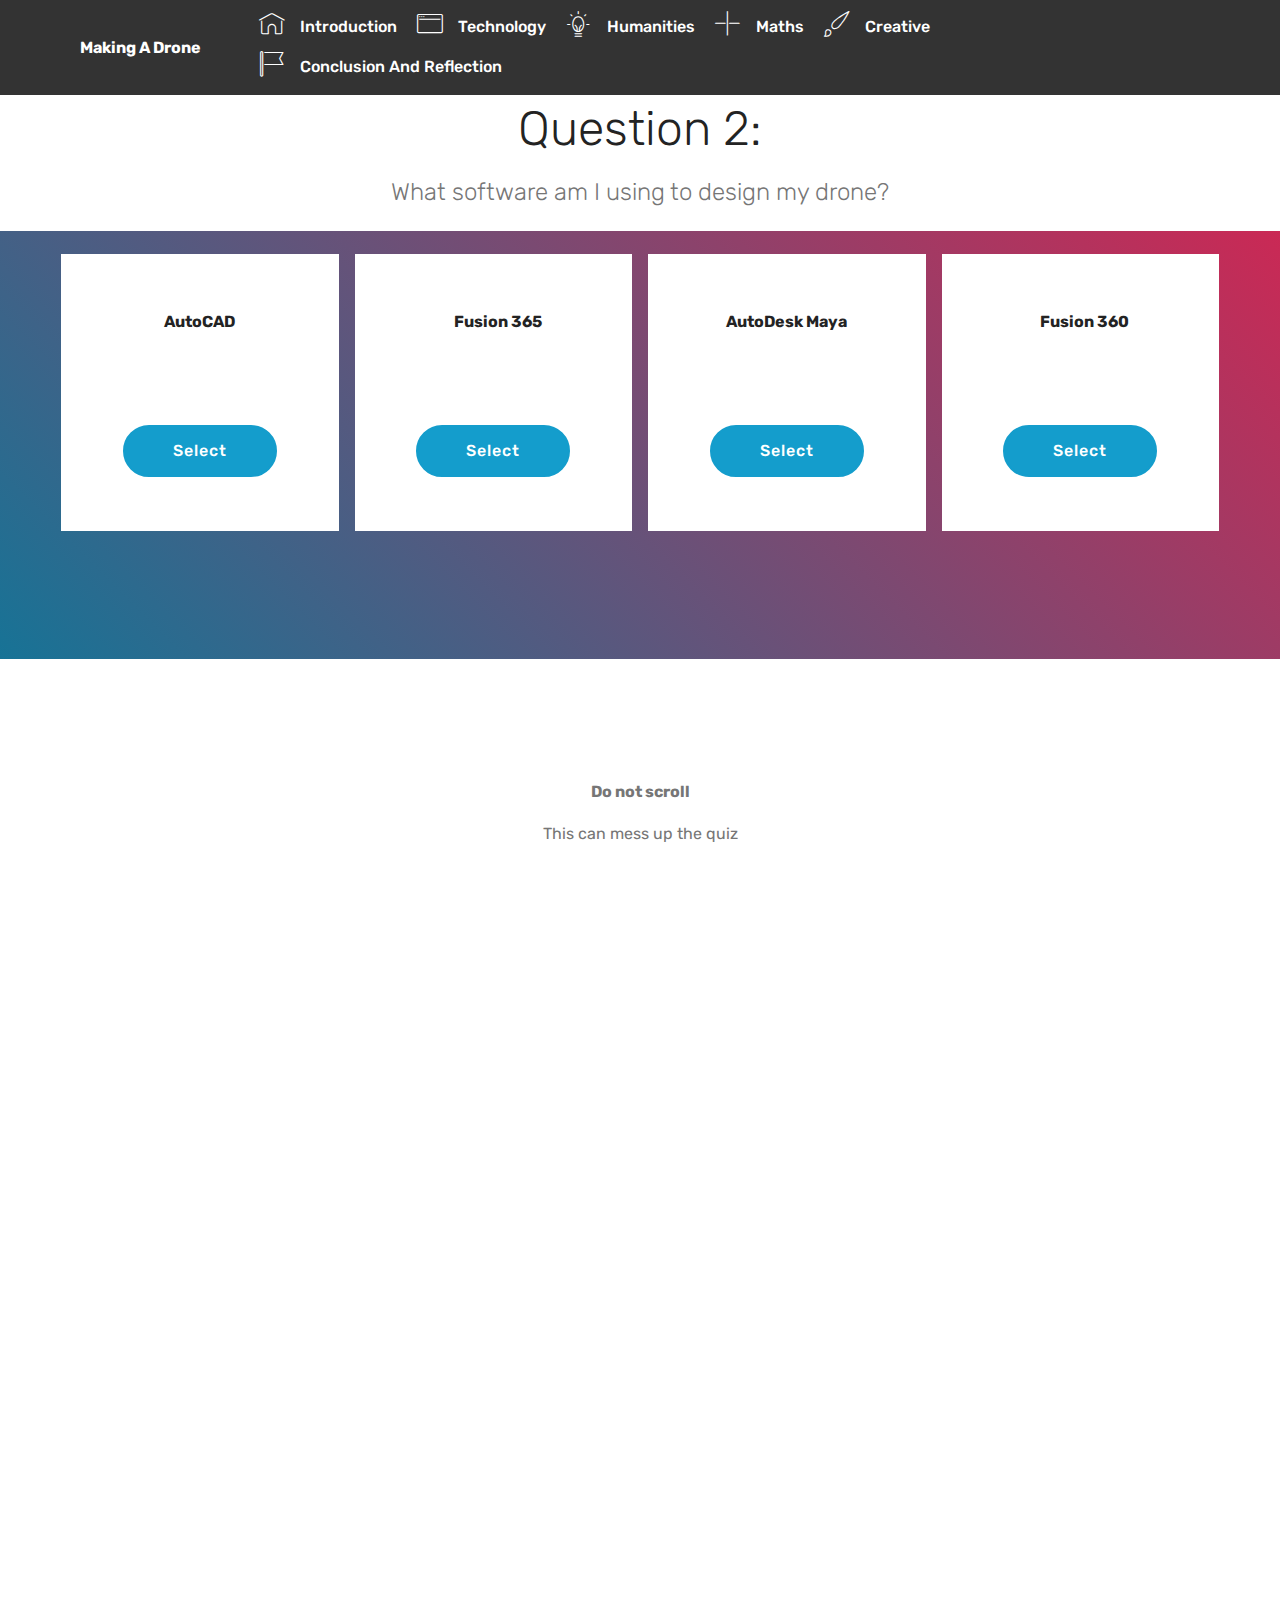
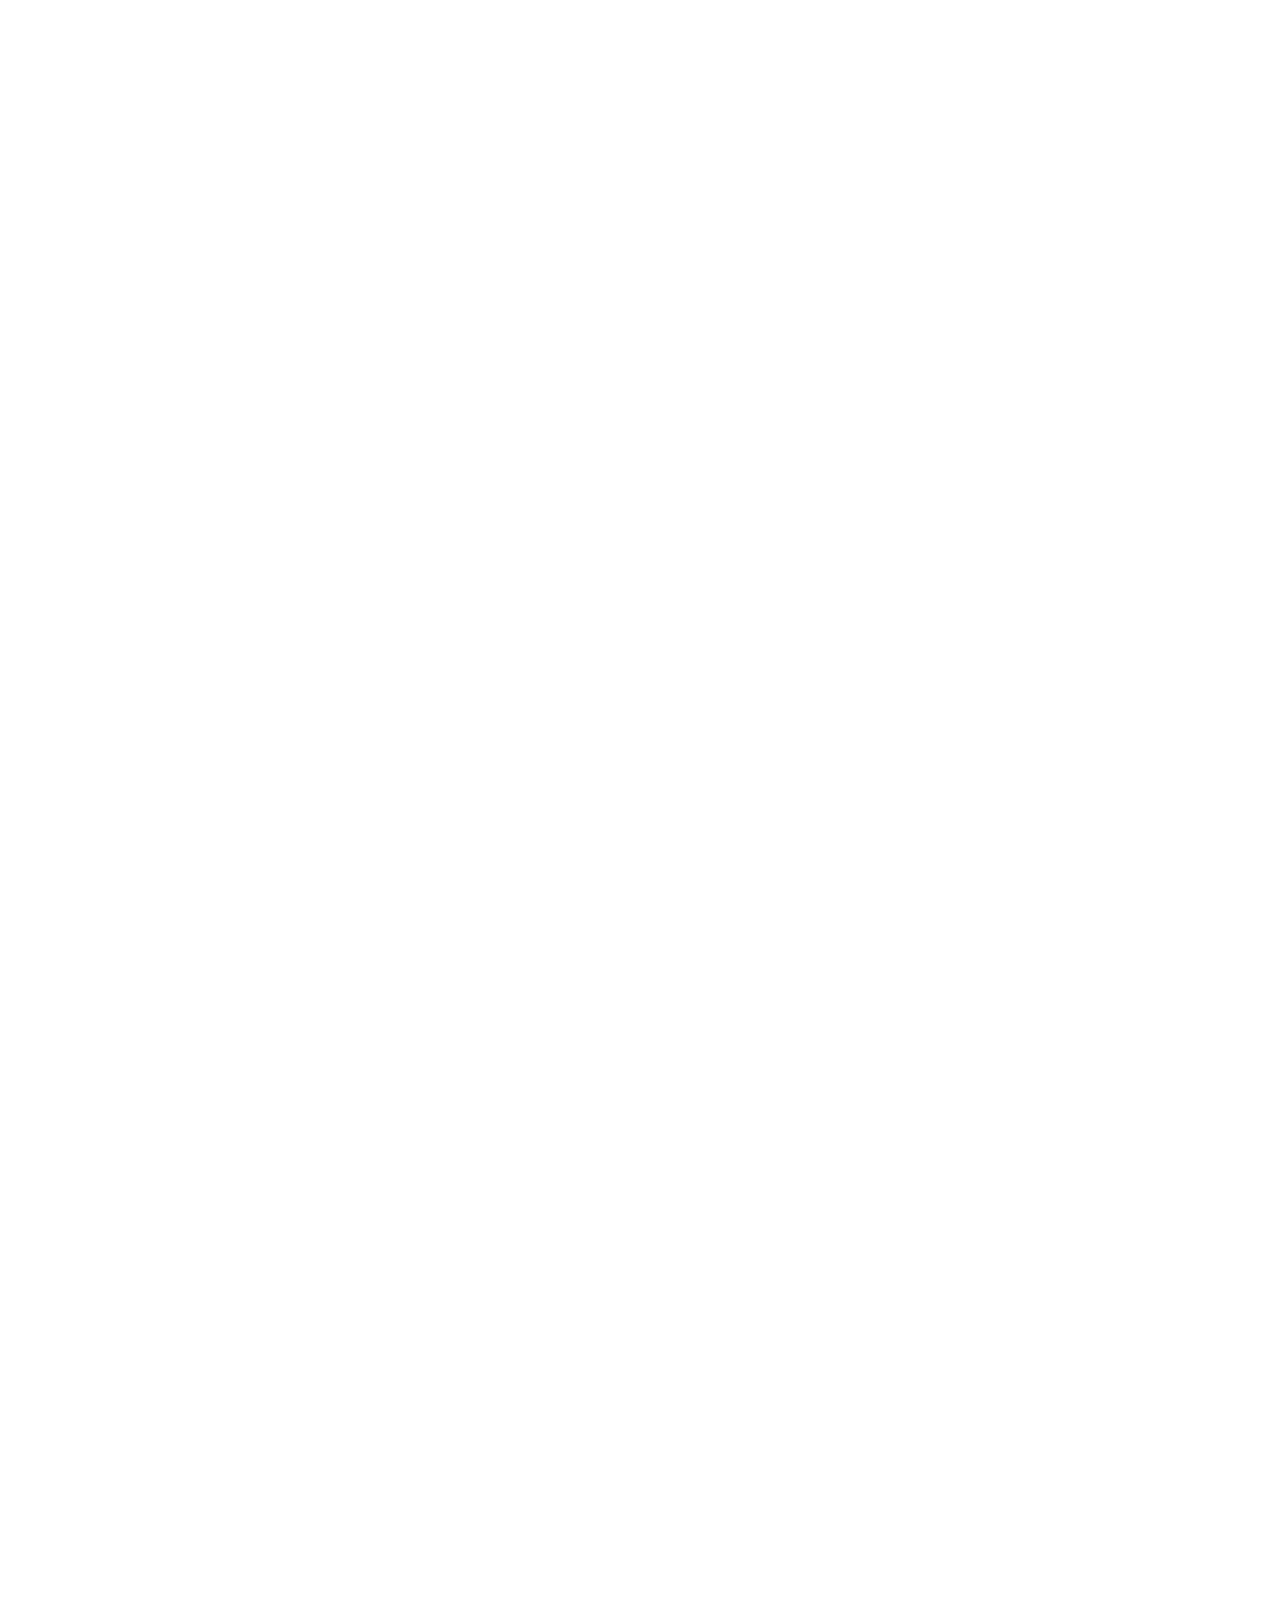
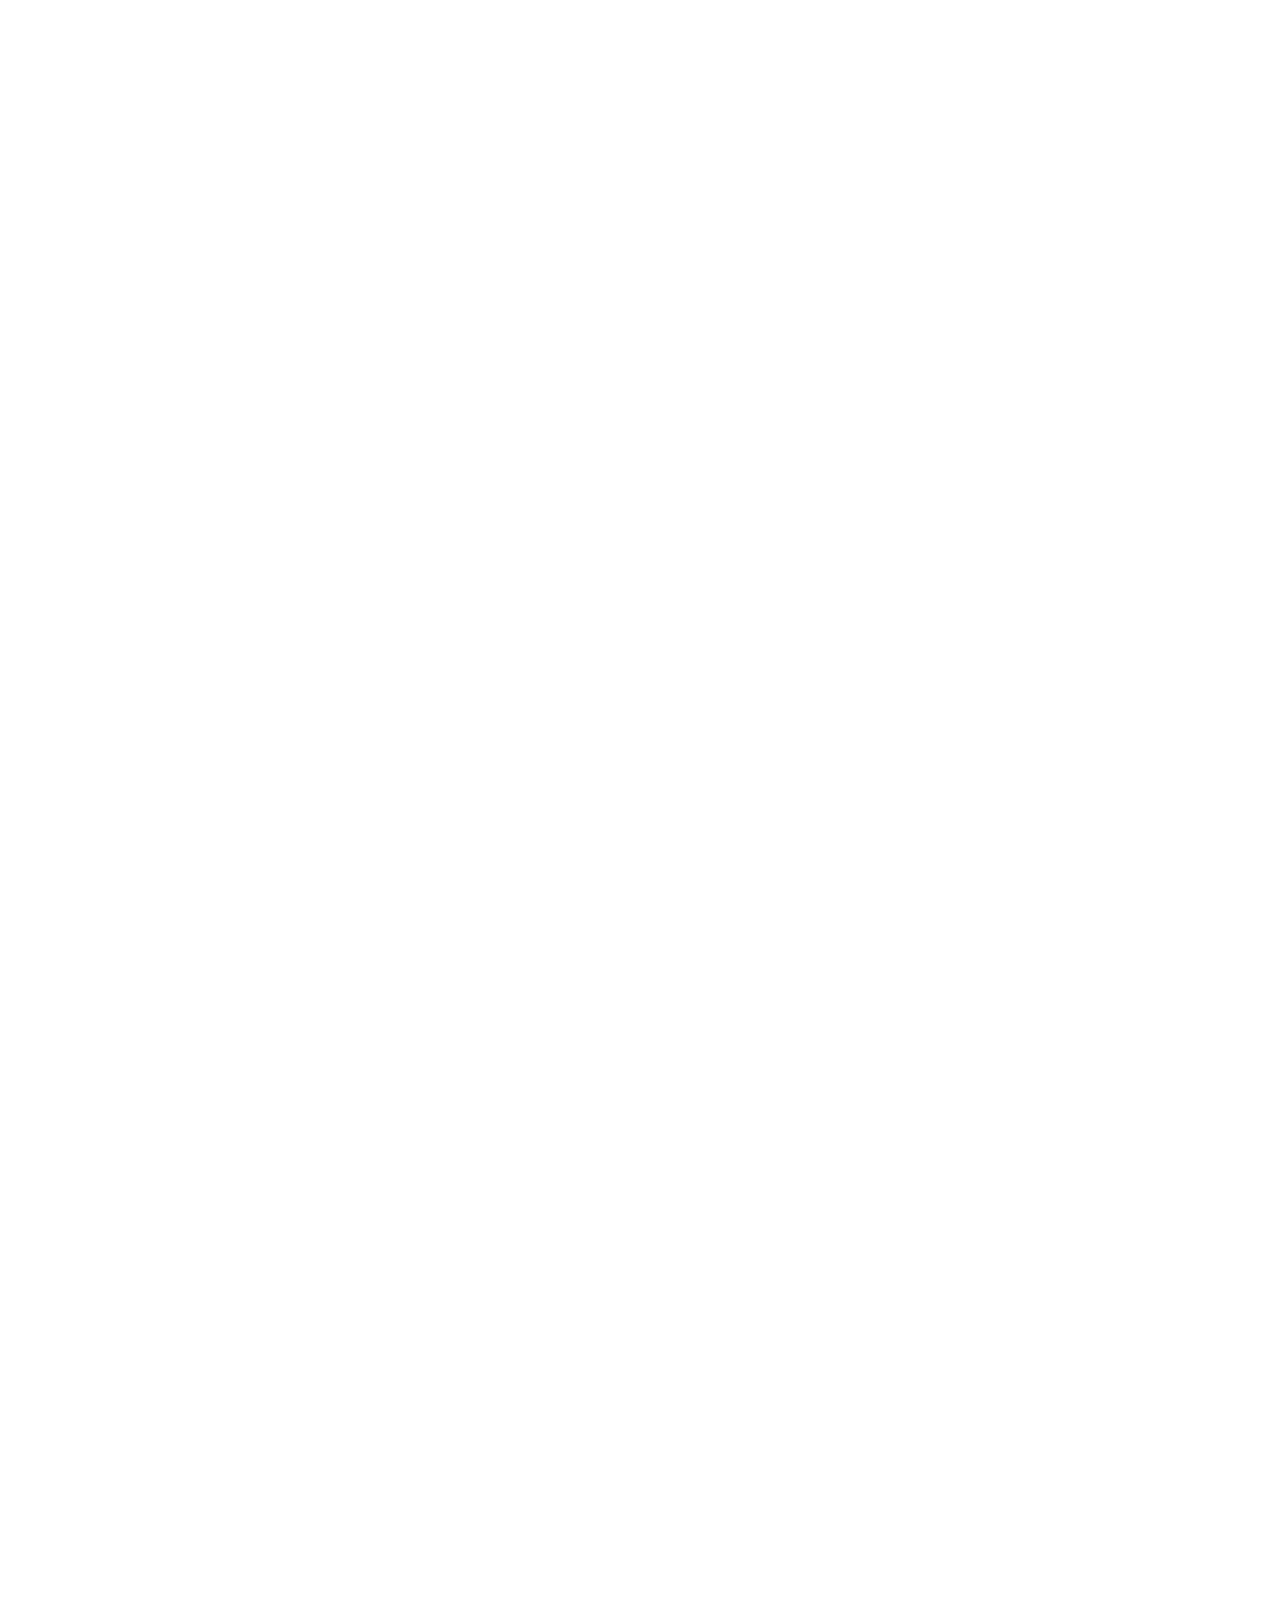
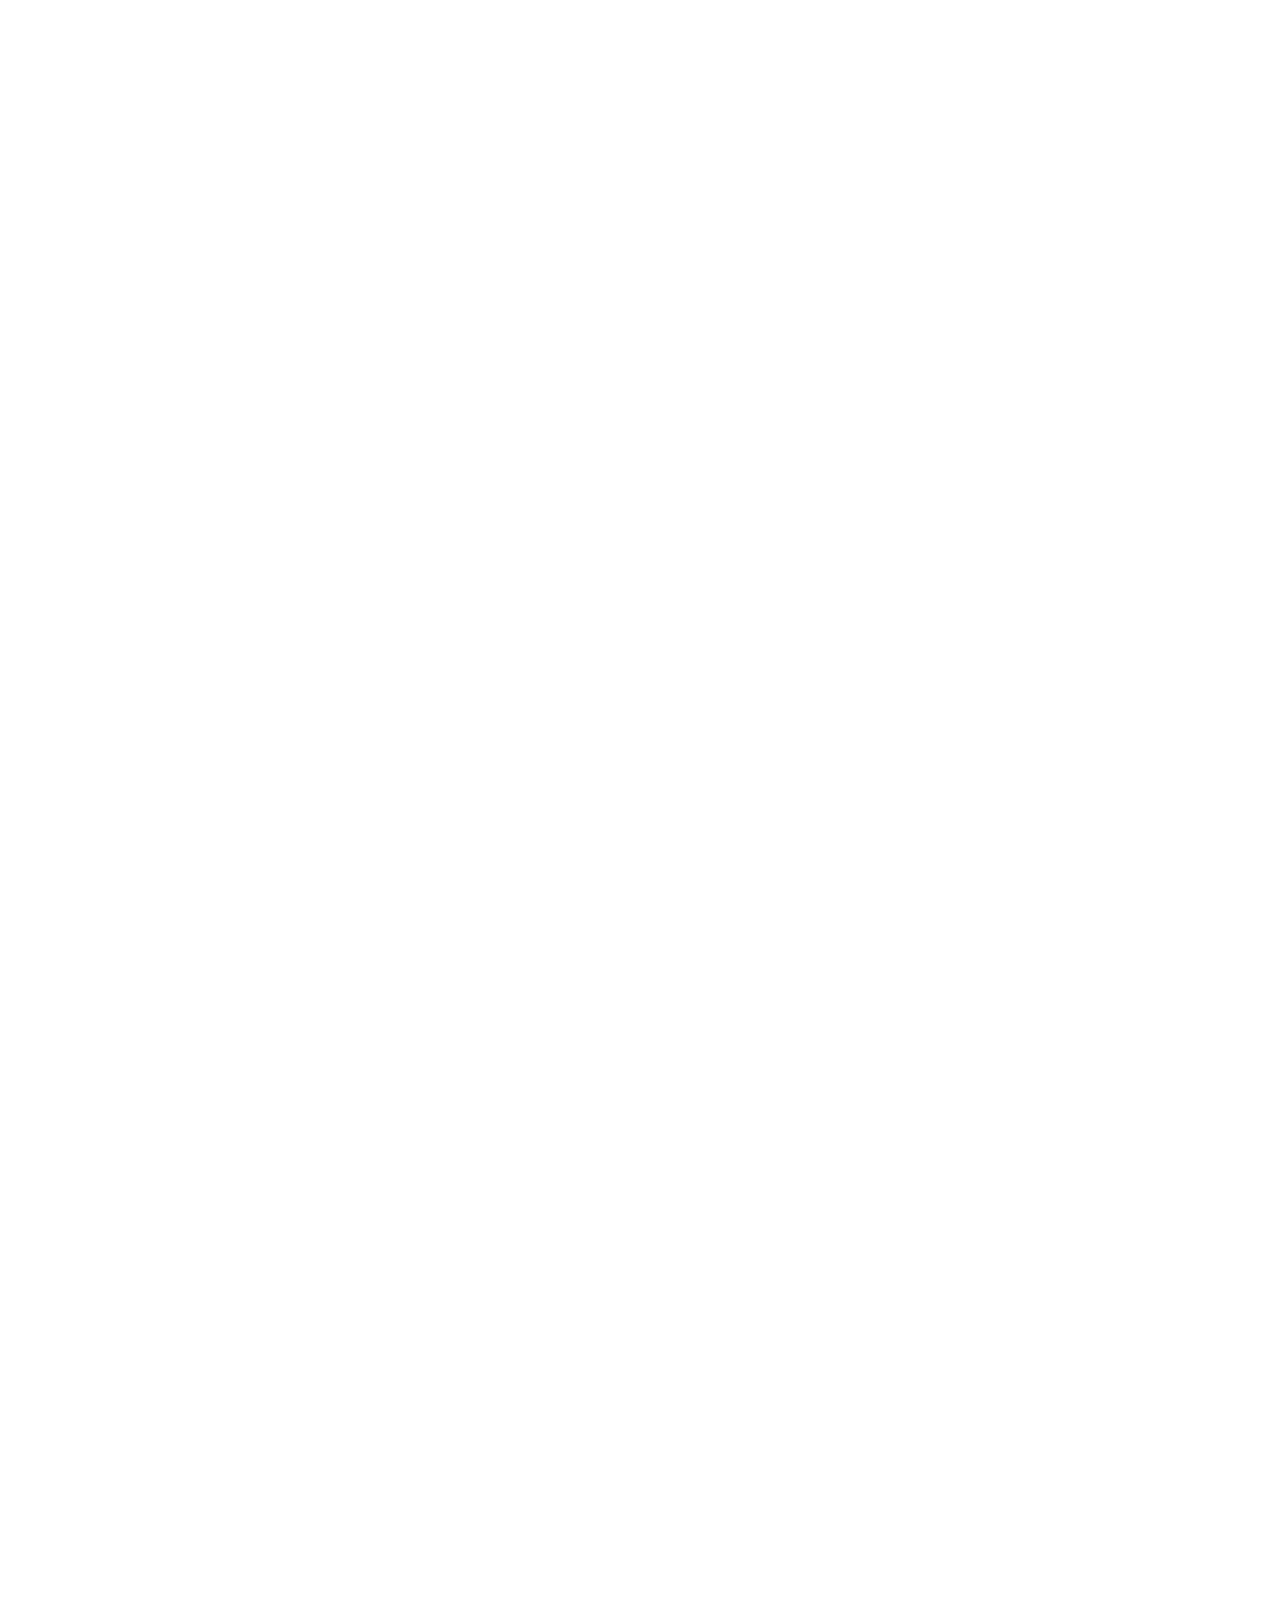
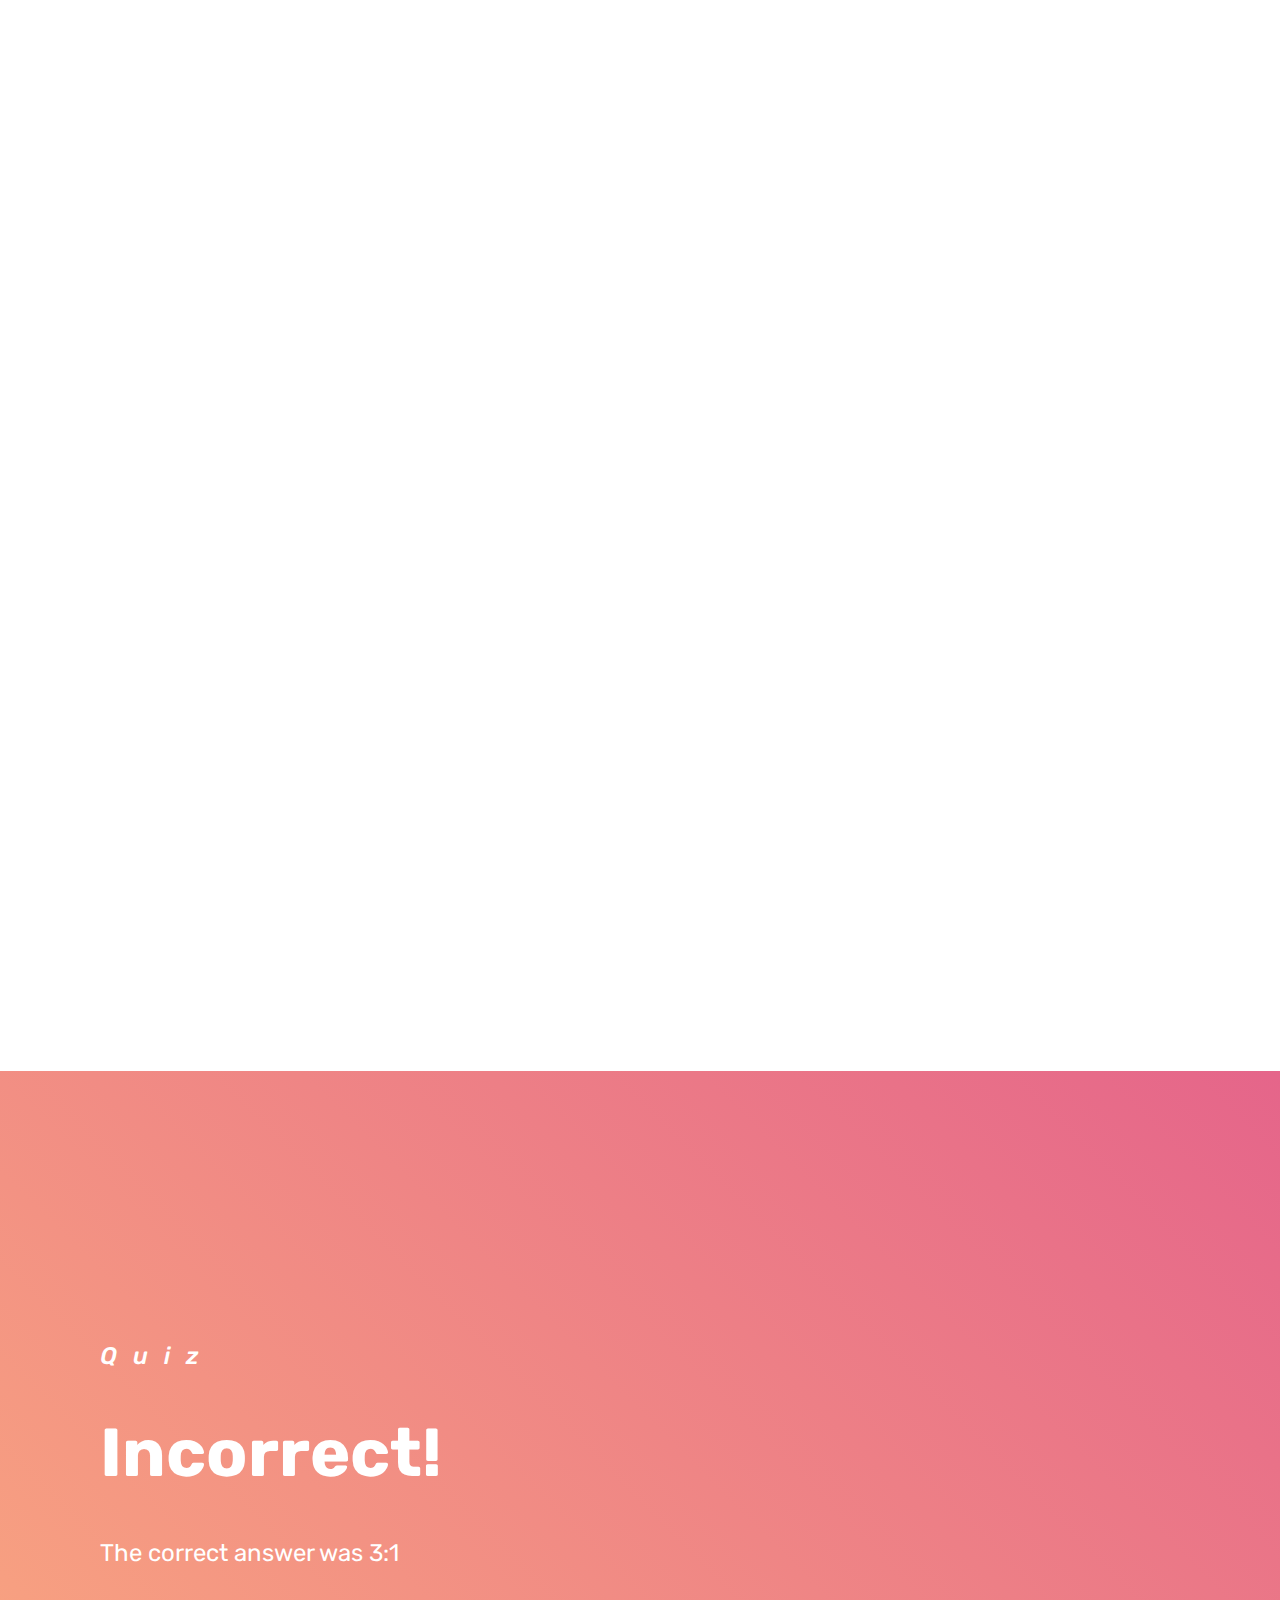
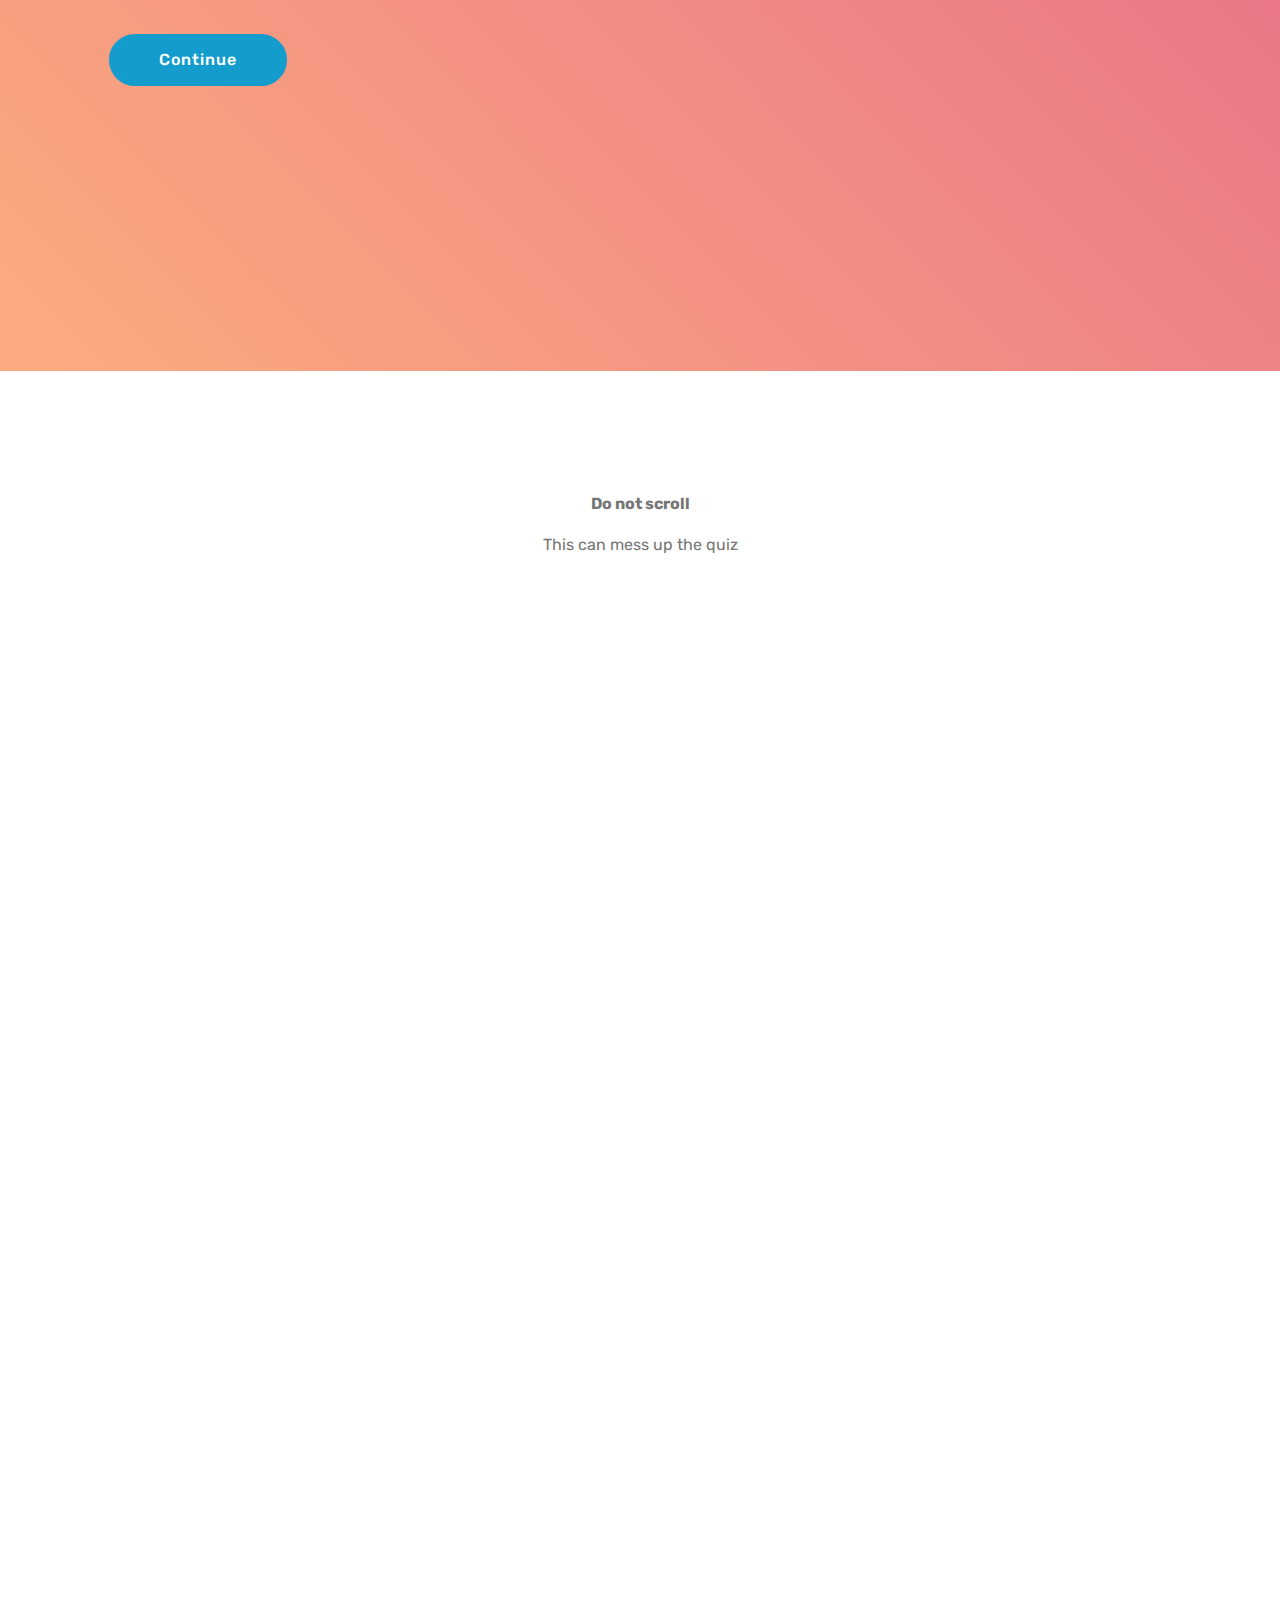
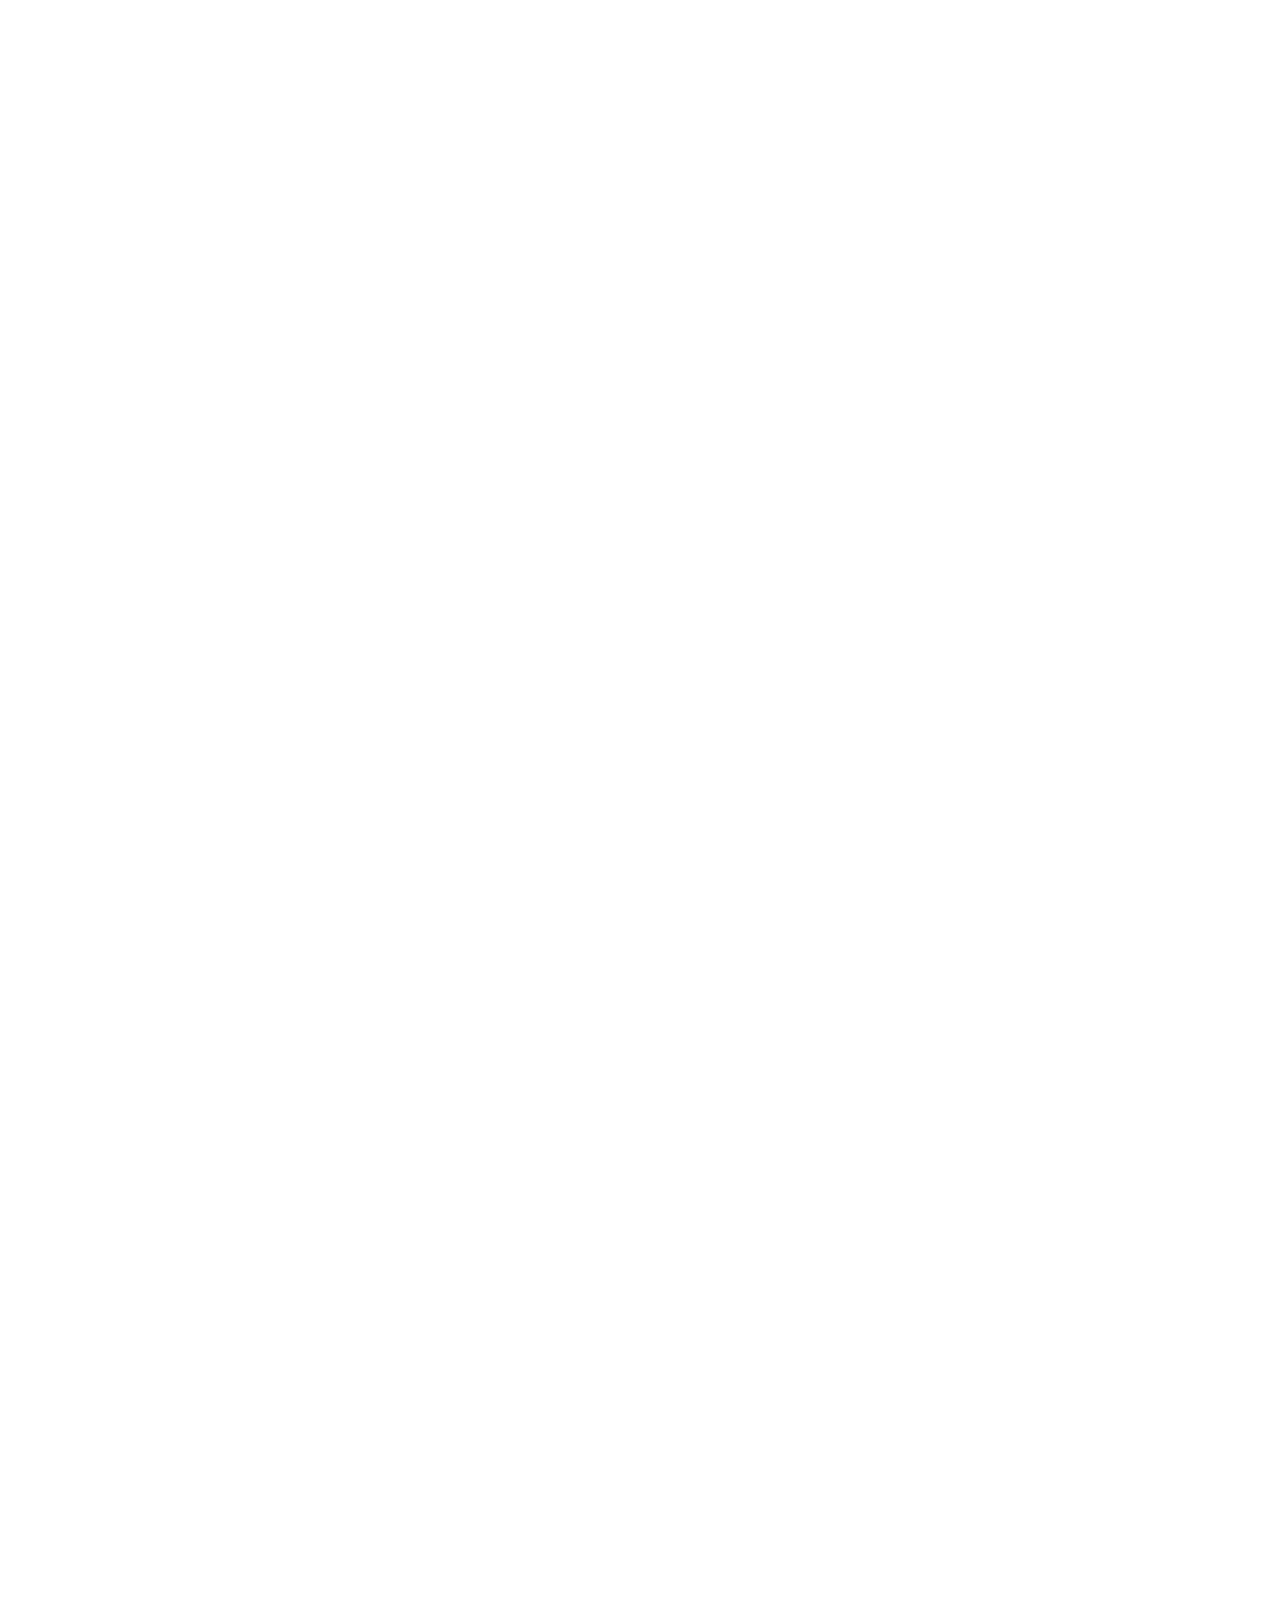
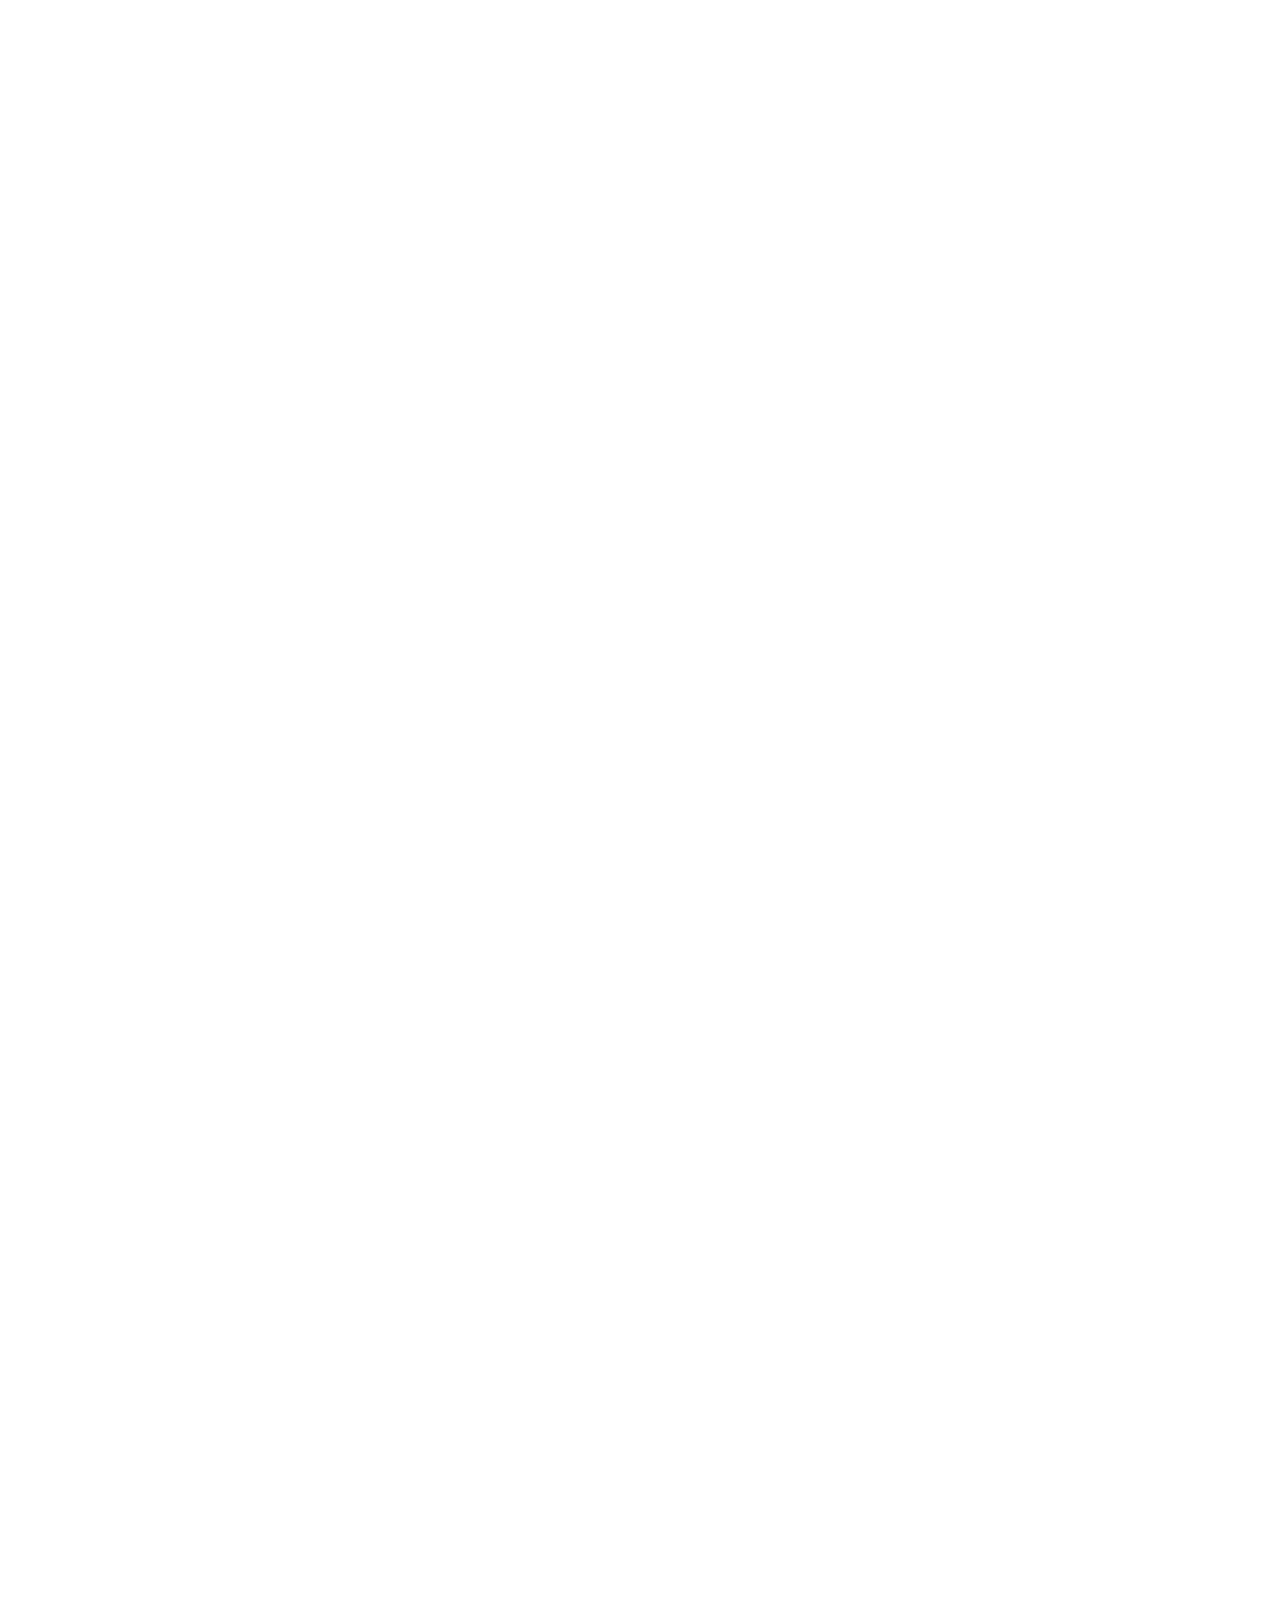
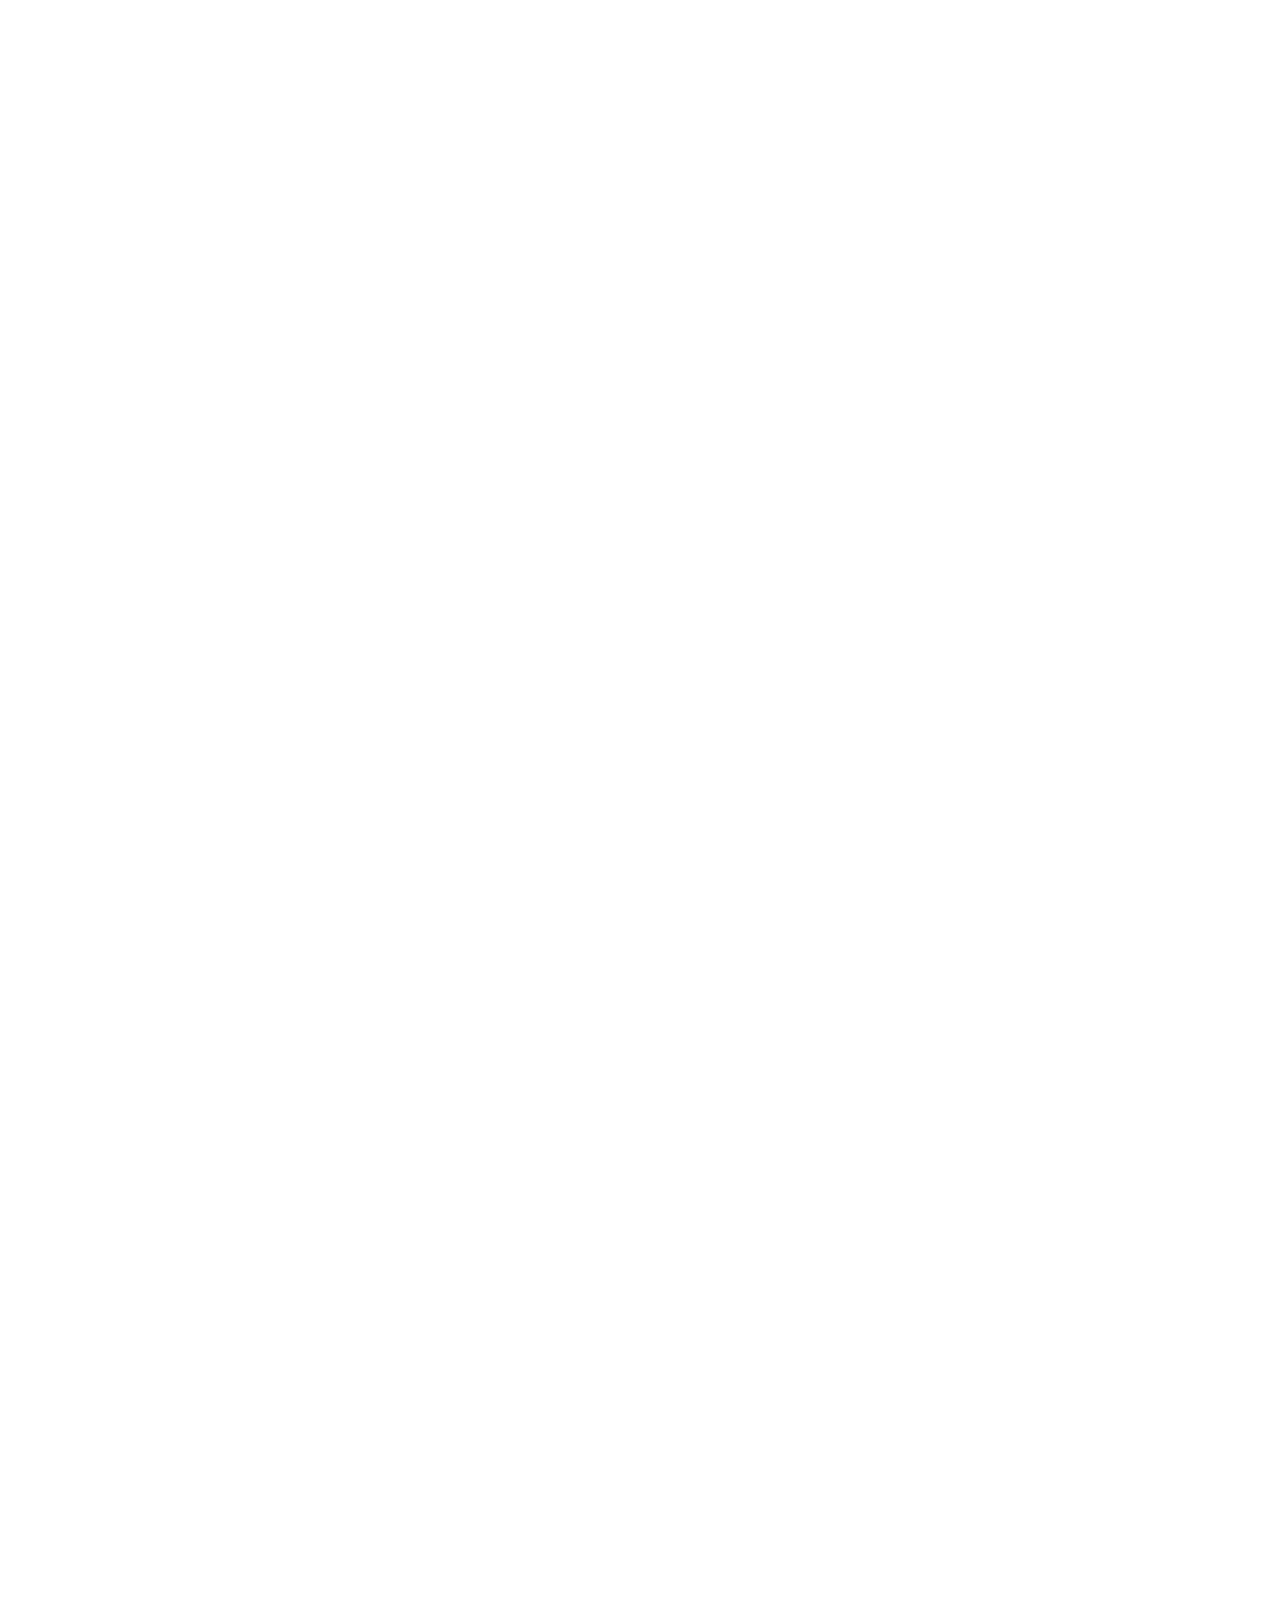
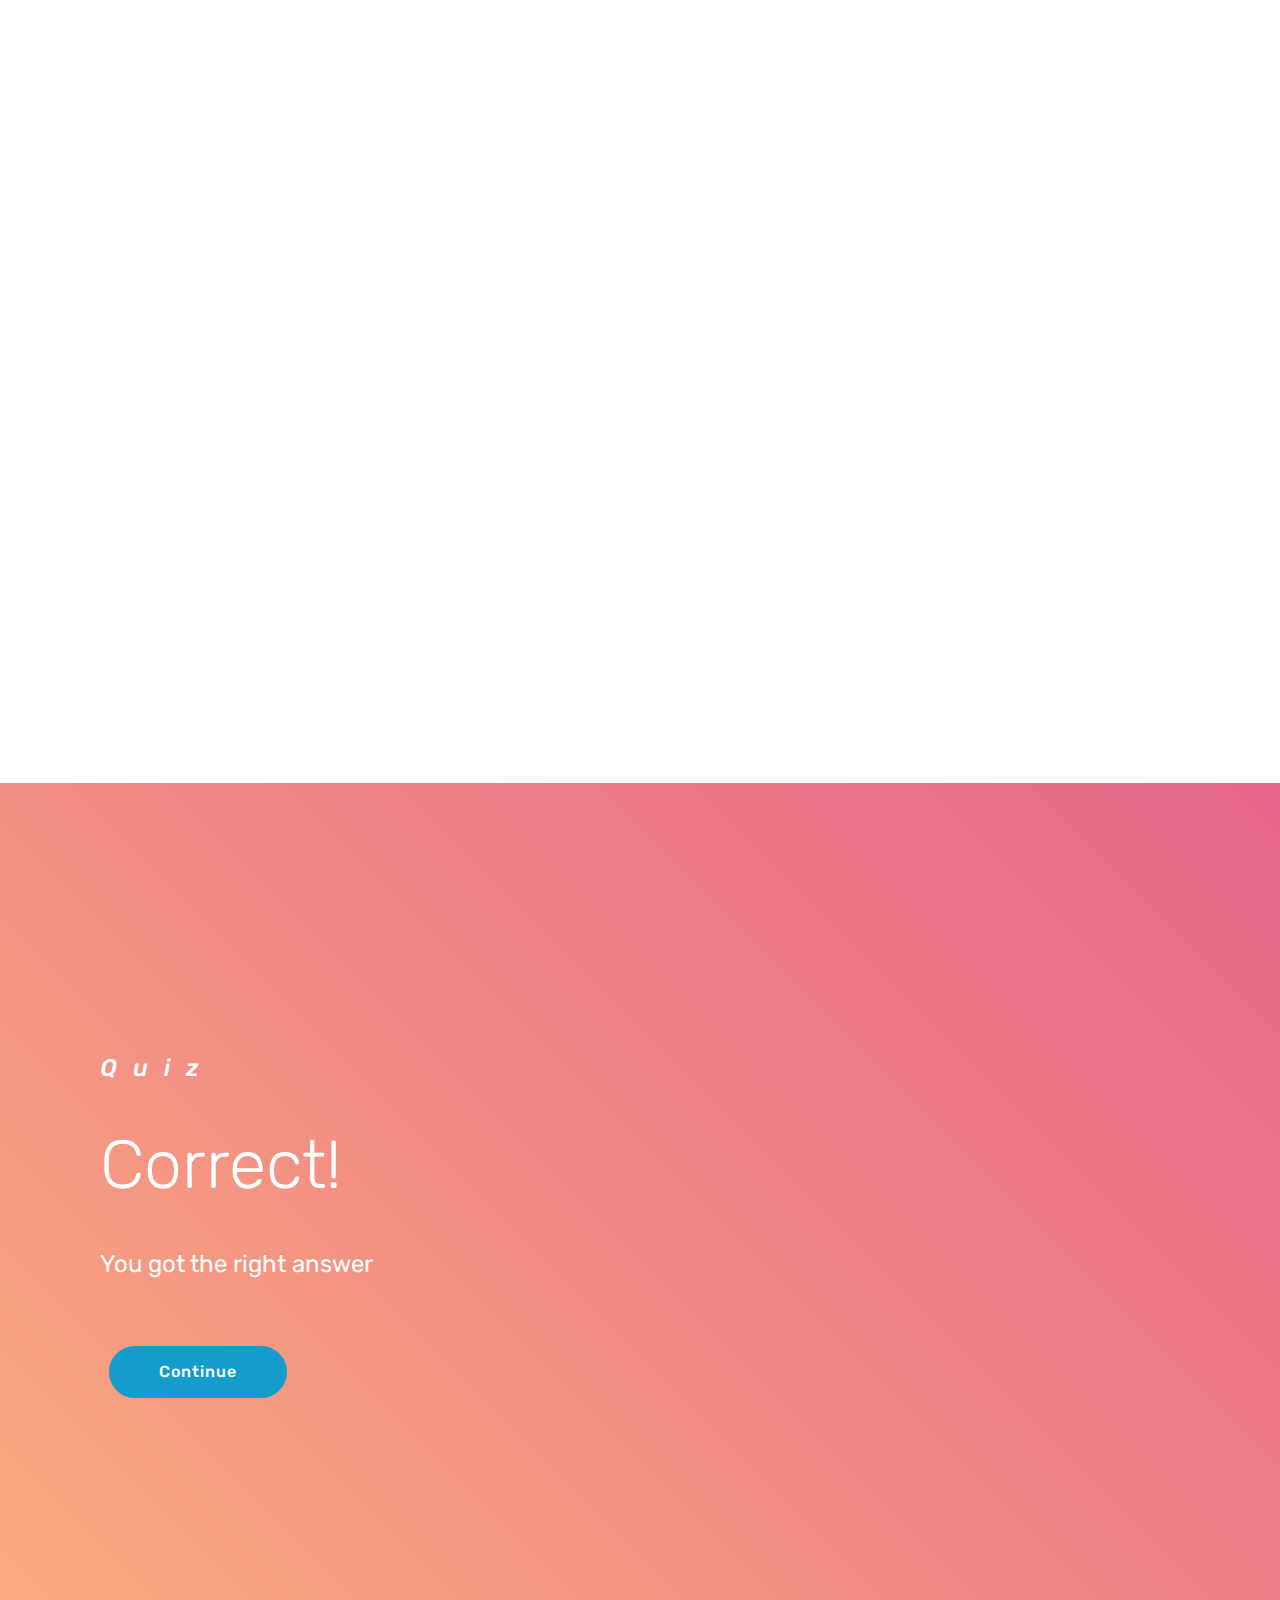
<file: page5.html>
<!DOCTYPE html>
<html >
<head>
  <!-- Site made with Mobirise Website Builder v4.7.2, https://mobirise.com -->
  <meta charset="UTF-8">
  <meta http-equiv="X-UA-Compatible" content="IE=edge">
  <meta name="generator" content="Mobirise v4.7.2, mobirise.com">
  <meta name="viewport" content="width=device-width, initial-scale=1, minimum-scale=1">
  <link rel="shortcut icon" href="assets/images/logo2.png" type="image/x-icon">
  <meta name="description" content="Web Page Builder Description">
  <title>Quiz Tech 2</title>
  <link rel="stylesheet" href="assets/web/assets/mobirise-icons/mobirise-icons.css">
  <link rel="stylesheet" href="assets/tether/tether.min.css">
  <link rel="stylesheet" href="assets/bootstrap/css/bootstrap.min.css">
  <link rel="stylesheet" href="assets/bootstrap/css/bootstrap-grid.min.css">
  <link rel="stylesheet" href="assets/bootstrap/css/bootstrap-reboot.min.css">
  <link rel="stylesheet" href="assets/dropdown/css/style.css">
  <link rel="stylesheet" href="assets/theme/css/style.css">
  <link rel="stylesheet" href="assets/mobirise/css/mbr-additional.css" type="text/css">
  
  
  
</head>
<body>
  <section class="menu cid-qRIfIf3Ucf" once="menu" id="menu1-1k">

    

    <nav class="navbar navbar-expand beta-menu navbar-dropdown align-items-center navbar-fixed-top navbar-toggleable-sm">
        <button class="navbar-toggler navbar-toggler-right" type="button" data-toggle="collapse" data-target="#navbarSupportedContent" aria-controls="navbarSupportedContent" aria-expanded="false" aria-label="Toggle navigation">
            <div class="hamburger">
                <span></span>
                <span></span>
                <span></span>
                <span></span>
            </div>
        </button>
        <div class="menu-logo">
            <div class="navbar-brand">
                
                <span class="navbar-caption-wrap"><a class="navbar-caption text-white display-4" href="https://mobirise.com">Making A Drone</a></span>
            </div>
        </div>
        <div class="collapse navbar-collapse" id="navbarSupportedContent">
            <ul class="navbar-nav nav-dropdown nav-right" data-app-modern-menu="true"><li class="nav-item">
                    <a class="nav-link link text-white display-4" href="index.html">
                        <span class="mbri-home mbr-iconfont mbr-iconfont-btn"></span>&nbsp;Introduction</a>
                </li>
                <li class="nav-item">
                    <a class="nav-link link text-white display-4" href="tech.html"><span class="mbri-browse mbr-iconfont mbr-iconfont-btn"></span>
                        
                        Technology</a>
                </li><li class="nav-item"><a class="nav-link link text-white display-4" href="page2.html"><span class="mbri-idea mbr-iconfont mbr-iconfont-btn"></span>
                        
                        Humanities</a></li><li class="nav-item"><a class="nav-link link text-white display-4" href="page7.html"><span class="mbri-plus mbr-iconfont mbr-iconfont-btn"></span>
                        
                        Maths</a></li><li class="nav-item"><a class="nav-link link text-white display-4" href="page8.html"><span class="mbri-change-style mbr-iconfont mbr-iconfont-btn"></span>
                        
                        Creative</a></li><li class="nav-item"><a class="nav-link link text-white display-4" href="page8.html"><span class="mbri-flag mbr-iconfont mbr-iconfont-btn"></span>&nbsp;Conclusion And Reflection<br></a></li></ul>
            
        </div>
    </nav>
</section>

<section class="engine"><a href="https://mobirise.me/z">best free website templates</a></section><section class="mbr-section content4 cid-qRIfIh7MLB" id="content4-1l">

    

    <div class="container">
        <div class="media-container-row">
            <div class="title col-12 col-md-8">
                <h2 class="align-center pb-3 mbr-fonts-style display-2">
                    Question 2:</h2>
                <h3 class="mbr-section-subtitle align-center mbr-light mbr-fonts-style display-5">What software am I using to design my drone?</h3>
                
            </div>
        </div>
    </div>
</section>

<section class="cid-qRIfIj5N9e" id="pricing-tables1-1m">

    

    
    <div class="container">
        <div class="media-container-row">

            <div class="plan col-12 mx-2 my-2 justify-content-center col-lg-3">
                <div class="plan-header text-center pt-5">
                    <h3 class="plan-title mbr-fonts-style display-5"></h3>
                    <div class="plan-price">
                        <span class="price-value mbr-fonts-style display-5"></span>
                        <span class="price-figure mbr-fonts-style display-7">AutoCAD</span>
                        <small class="price-term mbr-fonts-style display-7"></small>
                    </div>
                </div>
                <div class="plan-body pb-5">
                    <div class="plan-list align-center">
                        <ul class="list-group list-group-flush mbr-fonts-style display-7">
                            <li class="list-group-item"><br></li>
                        </ul>
                    </div>
                    <div class="mbr-section-btn text-center pt-4"><a href="page5.html#header11-1o" class="btn btn-primary display-4">Select</a></div>
                </div>
            </div>

            <div class="plan col-12 mx-2 my-2 justify-content-center col-lg-3">
                <div class="plan-header text-center pt-5">
                    <h3 class="plan-title mbr-fonts-style display-5"></h3>
                    <div class="plan-price">
                        <span class="price-value mbr-fonts-style display-5">&nbsp;</span>
                        <span class="price-figure mbr-fonts-style display-4">Fusion 365</span>
                        <small class="price-term mbr-fonts-style display-7"></small>
                    </div>
                </div>
                <div class="plan-body pb-5">
                    <div class="plan-list align-center">
                        <ul class="list-group list-group-flush mbr-fonts-style display-7">
                            <li class="list-group-item"><br></li>
                        </ul>
                    </div>
                    <div class="mbr-section-btn text-center pt-4"><a href="page5.html#header11-1o" class="btn btn-primary display-4">Select</a></div>
                </div>
            </div>

            <div class="plan col-12 mx-2 my-2 justify-content-center col-lg-3">
                <div class="plan-header text-center pt-5">
                    <h3 class="plan-title mbr-fonts-style display-5"></h3>
                    <div class="plan-price">
                        <span class="price-value mbr-fonts-style display-5"></span>
                        <span class="price-figure mbr-fonts-style display-4">AutoDesk Maya</span>
                        <small class="price-term mbr-fonts-style display-7"></small>
                    </div>
                </div>
                <div class="plan-body pb-5">
                    <div class="plan-list align-center">
                        <ul class="list-group list-group-flush mbr-fonts-style display-7">
                            <li class="list-group-item"><br></li>
                        </ul>
                    </div>
                    <div class="mbr-section-btn text-center pt-4"><a href="page5.html#header11-1o" class="btn btn-primary display-4">Select</a></div>
                </div>
            </div>

            <div class="plan col-12 mx-2 my-2 justify-content-center col-lg-3">
                <div class="plan-header text-center pt-5">
                    <h3 class="plan-title mbr-fonts-style display-5"></h3>
                    <div class="plan-price">
                        <span class="price-value mbr-fonts-style display-5">&nbsp;</span>
                        <span class="price-figure mbr-fonts-style display-4">Fusion 360</span>
                        <small class="price-term mbr-fonts-style display-7"></small>
                    </div>
                </div>
                <div class="plan-body pb-5">
                    <div class="plan-list align-center">
                        <ul class="list-group list-group-flush mbr-fonts-style display-7">
                            <li class="list-group-item"><br></li>
                        </ul>
                    </div>
                    <div class="mbr-section-btn text-center pt-4"><a href="page5.html#header11-1q" class="btn btn-primary display-4">Select</a></div>
                </div>
            </div>
        </div>
    </div>
</section>

<section class="mbr-section article content1 cid-qRIfIm55TZ" id="content1-1n">
    
     

    <div class="container">
        <div class="media-container-row">
            <div class="mbr-text col-12 col-md-8 mbr-fonts-style display-7"><p>
                <strong> Do not scroll</strong></p><p>This can mess up the quiz</p><p><br></p><p><br></p><p><br></p><p><br></p><p><br></p><p><br></p><p><br></p><p><br></p><p><br></p><p><br></p><p><br></p><p><br></p><p><br></p><p><br></p><p><br></p><p><br></p><p><br></p><p><br></p><p><br></p><p><br></p><p><br></p><p><br></p><p><br></p><p><br></p><p><br></p><p><br></p><p><br></p><p><br></p><p><br></p><p><br></p><p><br></p><p><br></p><p><br></p><p><br></p><p><br></p><p><br></p><p><br></p><p><br></p><p><br></p><p><br></p><p><br></p><p><br></p><p><br></p><p><br></p><p><br></p><p><br></p><p><br></p><p><br></p><p><br></p><p><br></p><p><br></p><p><br></p><p><br></p><p><br></p><p><br></p><p><br></p><p><br></p><p><br></p><p><br></p><p><br></p><p><br></p><p><br></p><p><br></p><p><br></p><p><br></p><p><br></p><p><br></p><p><br></p><p><br></p><p><br></p><p><br></p><p><br></p><p><br></p><p><br></p><p><br></p><p><br></p><p><br></p><p><br></p><p><br></p><p><br></p><p><br></p><p><br></p><p><br></p><p><br></p><p><br></p><p><br></p><p><br></p><p><br></p><p><br></p><p><br></p><p><br></p><p><br></p><p><br></p><p><br></p><p><br></p><p><br></p><p><br></p><p><br></p><p><br></p><p><br></p><p><br></p><p><br></p><p><br></p><p><br></p><p><br></p><p><br></p><p><br></p><p><br></p><p><br></p><p><br></p><p><br></p><p><br></p><p><br></p><p><br></p><p><br></p><p><br></p><p><br></p><p><br></p><p><br></p><p><br></p><p><br></p><p><br></p><p><br></p><p><br></p><p><br></p><p><br></p><p><br></p><p><br></p><p><br></p><p><br></p><p><br></p><p><br></p><p><br></p><p><br></p><p><br></p><p><br></p><p><br></p><p><br></p><p><br></p><p><br></p><p><br></p><p><br></p><p><br></p><p><br></p><p><br></p><p><br></p><p><br></p><p><br></p><p><br></p><p><br></p><p><br></p><p><br></p><p><br></p><p><br></p><p><br></p><p><br></p></div>
        </div>
    </div>
</section>

<section class="header11 cid-qRIfInRosF mbr-fullscreen" id="header11-1o">

    <!-- Block parameters controls (Blue "Gear" panel) -->
    
    <!-- End block parameters -->

    
    <div class="container align-left">
        <div class="media-container-column mbr-white col-md-12">
            <h3 class="mbr-section-subtitle py-3 mbr-fonts-style display-5">
                Quiz</h3>
            <h1 class="mbr-section-title py-3 mbr-fonts-style display-1"><strong>Incorrect!</strong></h1>
            <p class="mbr-text py-3 mbr-fonts-style display-5">
                The correct answer was 3:1</p>
            <div class="mbr-section-btn py-4"><a class="btn btn-md btn-primary display-4" href="page6.html">Continue</a></div>
        </div>
    </div>

    
</section>

<section class="mbr-section article content1 cid-qRIfIpZLDr" id="content1-1p">
    
     

    <div class="container">
        <div class="media-container-row">
            <div class="mbr-text col-12 col-md-8 mbr-fonts-style display-7"><p>
                <strong> Do not scroll</strong></p><p>This can mess up the quiz</p><p><br></p><p><br></p><p><br></p><p><br></p><p><br></p><p><br></p><p><br></p><p><br></p><p><br></p><p><br></p><p><br></p><p><br></p><p><br></p><p><br></p><p><br></p><p><br></p><p><br></p><p><br></p><p><br></p><p><br></p><p><br></p><p><br></p><p><br></p><p><br></p><p><br></p><p><br></p><p><br></p><p><br></p><p><br></p><p><br></p><p><br></p><p><br></p><p><br></p><p><br></p><p><br></p><p><br></p><p><br></p><p><br></p><p><br></p><p><br></p><p><br></p><p><br></p><p><br></p><p><br></p><p><br></p><p><br></p><p><br></p><p><br></p><p><br></p><p><br></p><p><br></p><p><br></p><p><br></p><p><br></p><p><br></p><p><br></p><p><br></p><p><br></p><p><br></p><p><br></p><p><br></p><p><br></p><p><br></p><p><br></p><p><br></p><p><br></p><p><br></p><p><br></p><p><br></p><p><br></p><p><br></p><p><br></p><p><br></p><p><br></p><p><br></p><p><br></p><p><br></p><p><br></p><p><br></p><p><br></p><p><br></p><p><br></p><p><br></p><p><br></p><p><br></p><p><br></p><p><br></p><p><br></p><p><br></p><p><br></p><p><br></p><p><br></p><p><br></p><p><br></p><p><br></p><p><br></p><p><br></p><p><br></p><p><br></p><p><br></p><p><br></p><p><br></p><p><br></p><p><br></p><p><br></p><p><br></p><p><br></p><p><br></p><p><br></p><p><br></p><p><br></p><p><br></p><p><br></p><p><br></p><p><br></p><p><br></p><p><br></p><p><br></p><p><br></p><p><br></p><p><br></p><p><br></p><p><br></p><p><br></p><p><br></p><p><br></p><p><br></p><p><br></p><p><br></p><p><br></p><p><br></p><p><br></p><p><br></p><p><br></p><p><br></p><p><br></p><p><br></p><p><br></p><p><br></p><p><br></p><p><br></p><p><br></p><p><br></p><p><br></p><p><br></p><p><br></p><p><br></p><p><br></p><p><br></p><p><br></p><p><br></p><p><br></p><p><br></p><p><br></p><p><br></p><p><br></p></div>
        </div>
    </div>
</section>

<section class="header11 cid-qRIfIs6nlf mbr-fullscreen" id="header11-1q">

    <!-- Block parameters controls (Blue "Gear" panel) -->
    
    <!-- End block parameters -->

    
    <div class="container align-left">
        <div class="media-container-column mbr-white col-md-12">
            <h3 class="mbr-section-subtitle py-3 mbr-fonts-style display-5">Quiz</h3>
            <h1 class="mbr-section-title py-3 mbr-fonts-style display-1">Correct!</h1>
            <p class="mbr-text py-3 mbr-fonts-style display-5">
                You got the right answer</p>
            <div class="mbr-section-btn py-4"><a class="btn btn-md btn-primary display-4" href="page6.html">Continue</a></div>
        </div>
    </div>

    
</section>


  <script src="assets/web/assets/jquery/jquery.min.js"></script>
  <script src="assets/popper/popper.min.js"></script>
  <script src="assets/tether/tether.min.js"></script>
  <script src="assets/bootstrap/js/bootstrap.min.js"></script>
  <script src="assets/smoothscroll/smooth-scroll.js"></script>
  <script src="assets/dropdown/js/script.min.js"></script>
  <script src="assets/touchswipe/jquery.touch-swipe.min.js"></script>
  <script src="assets/theme/js/script.js"></script>
  
  
</body>
</html>
</file>
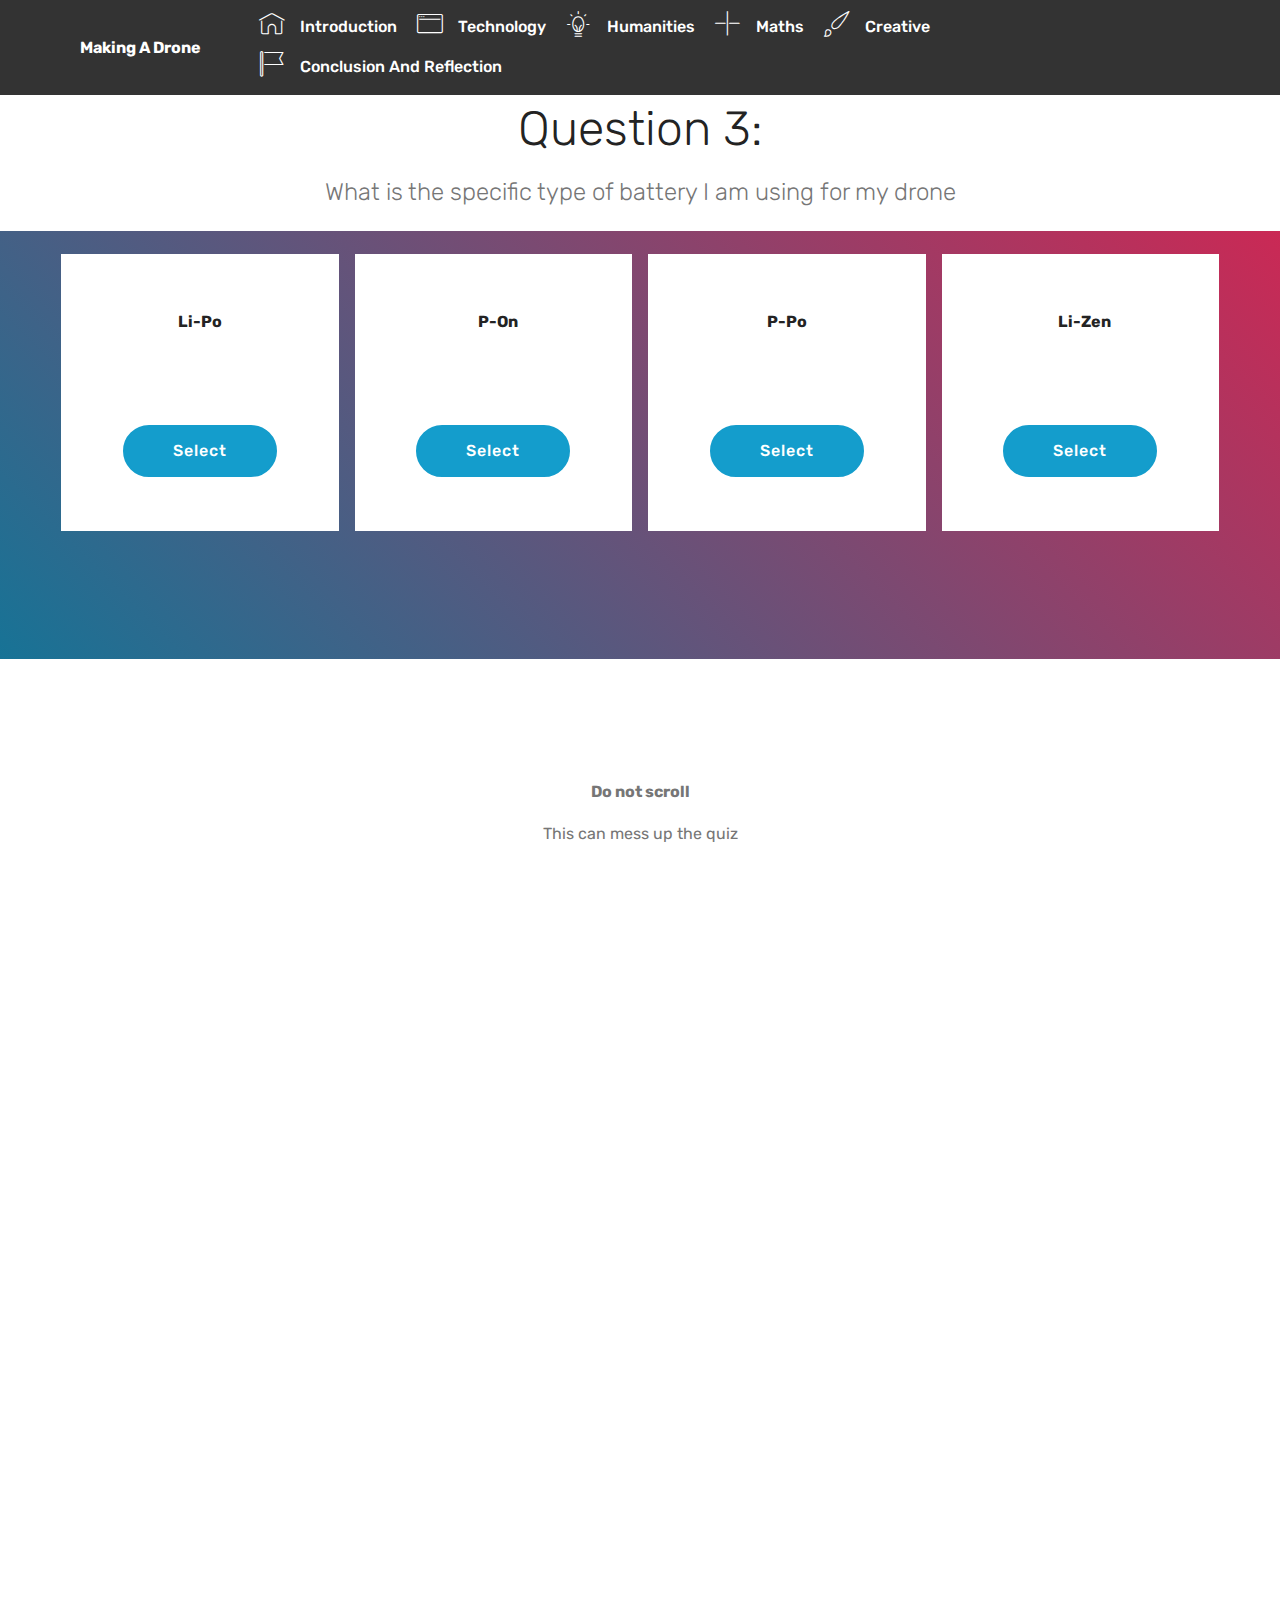
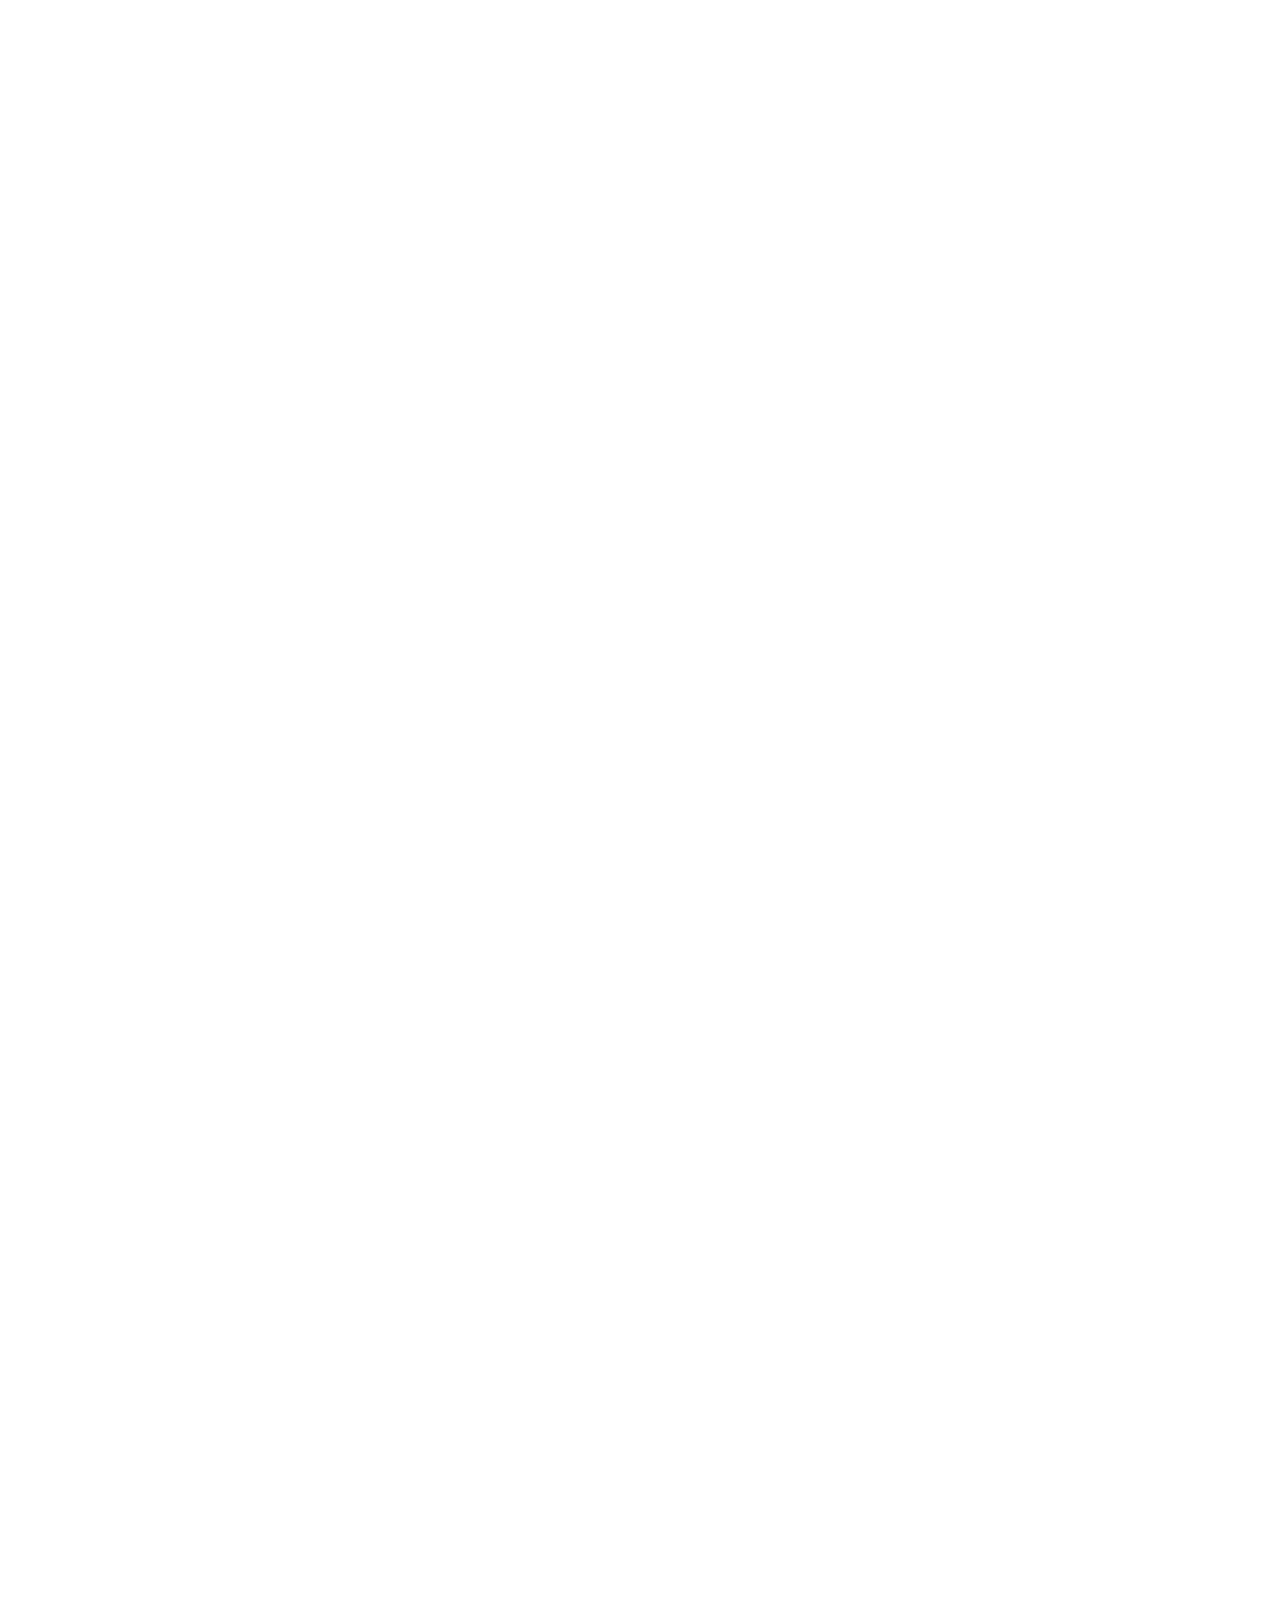
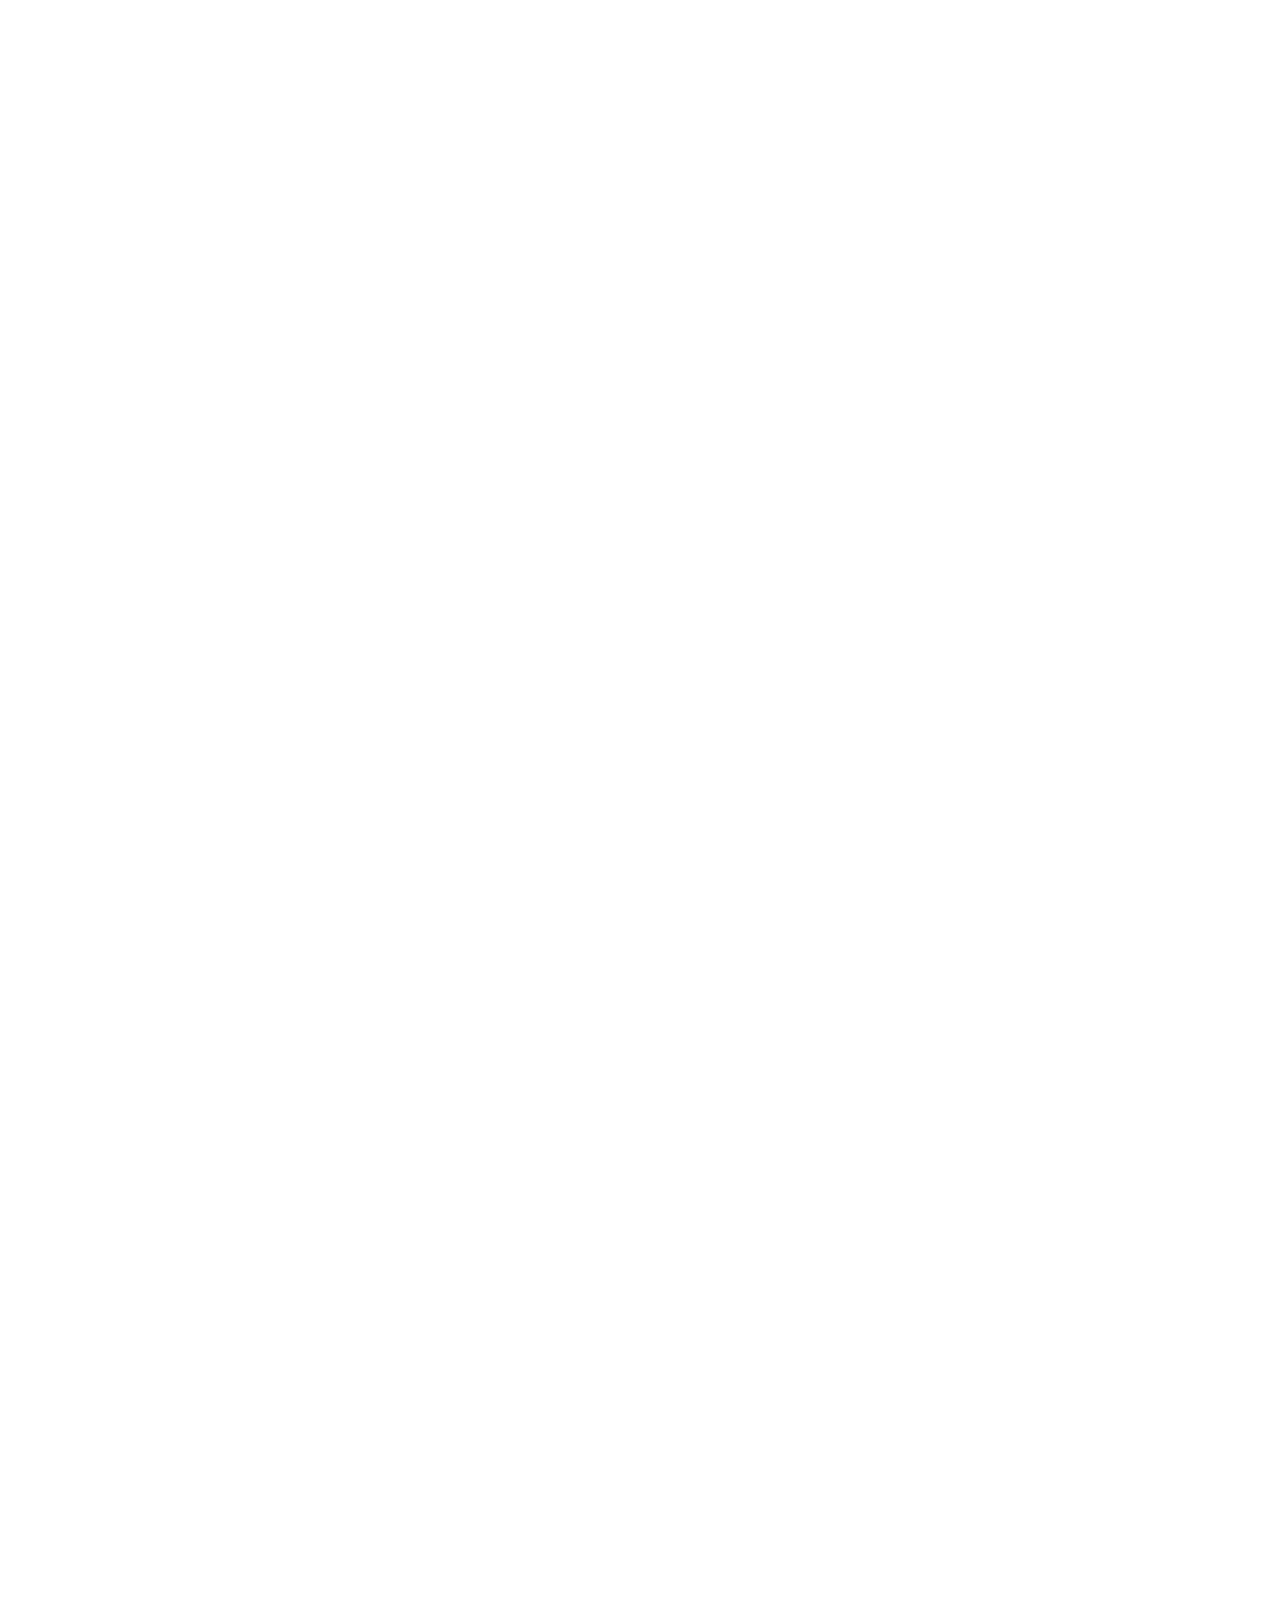
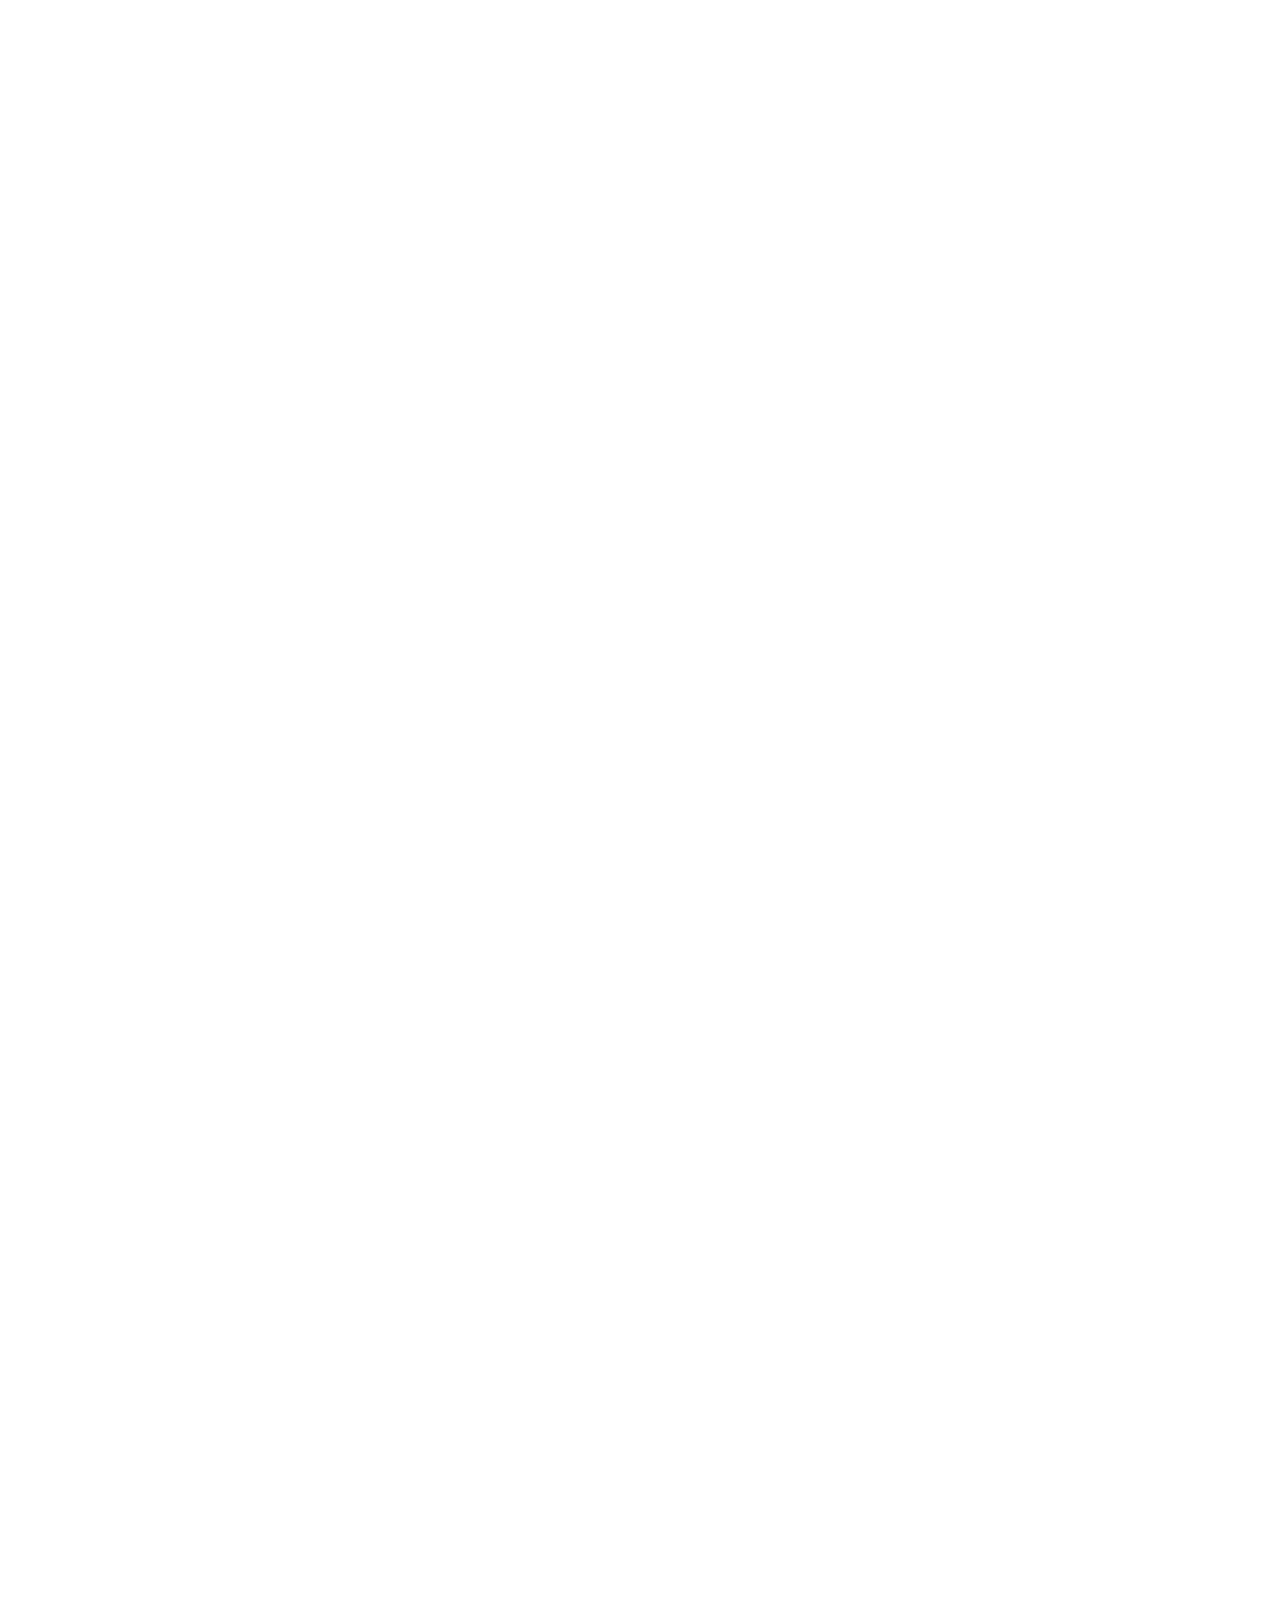
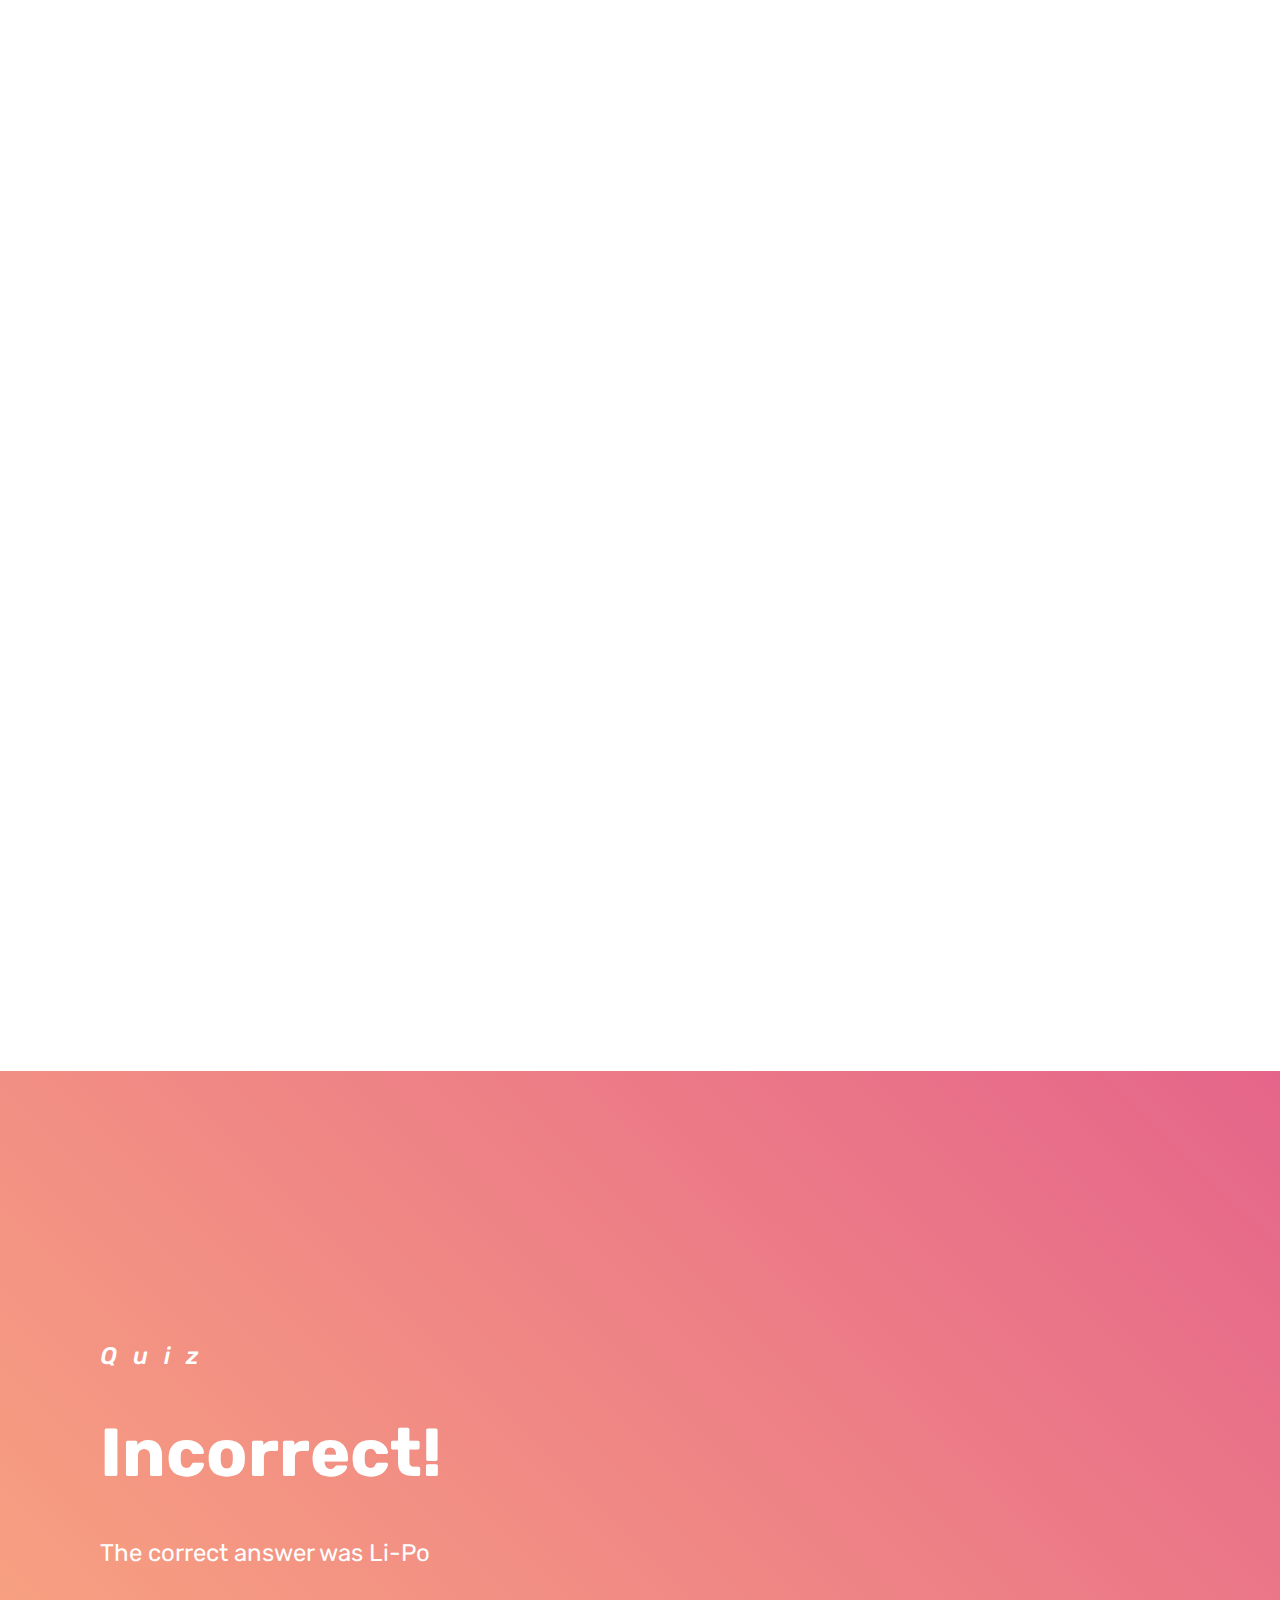
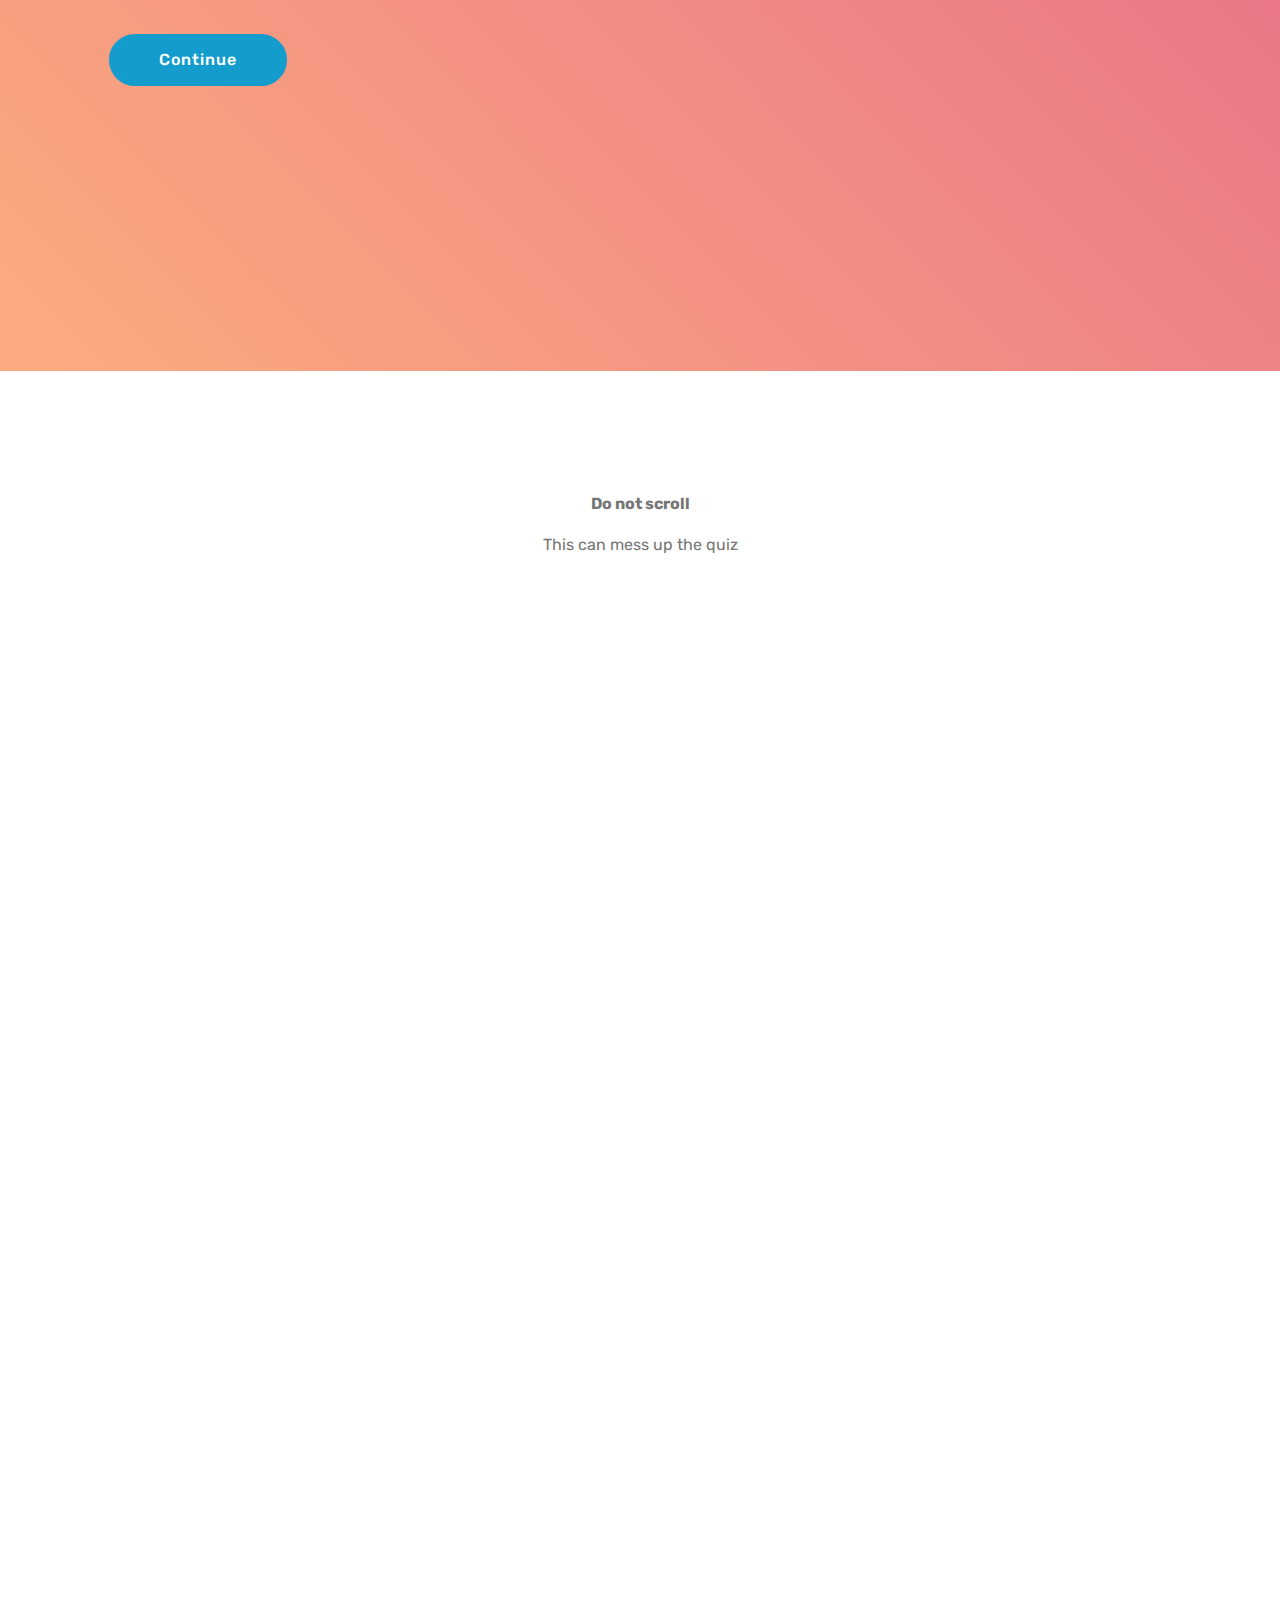
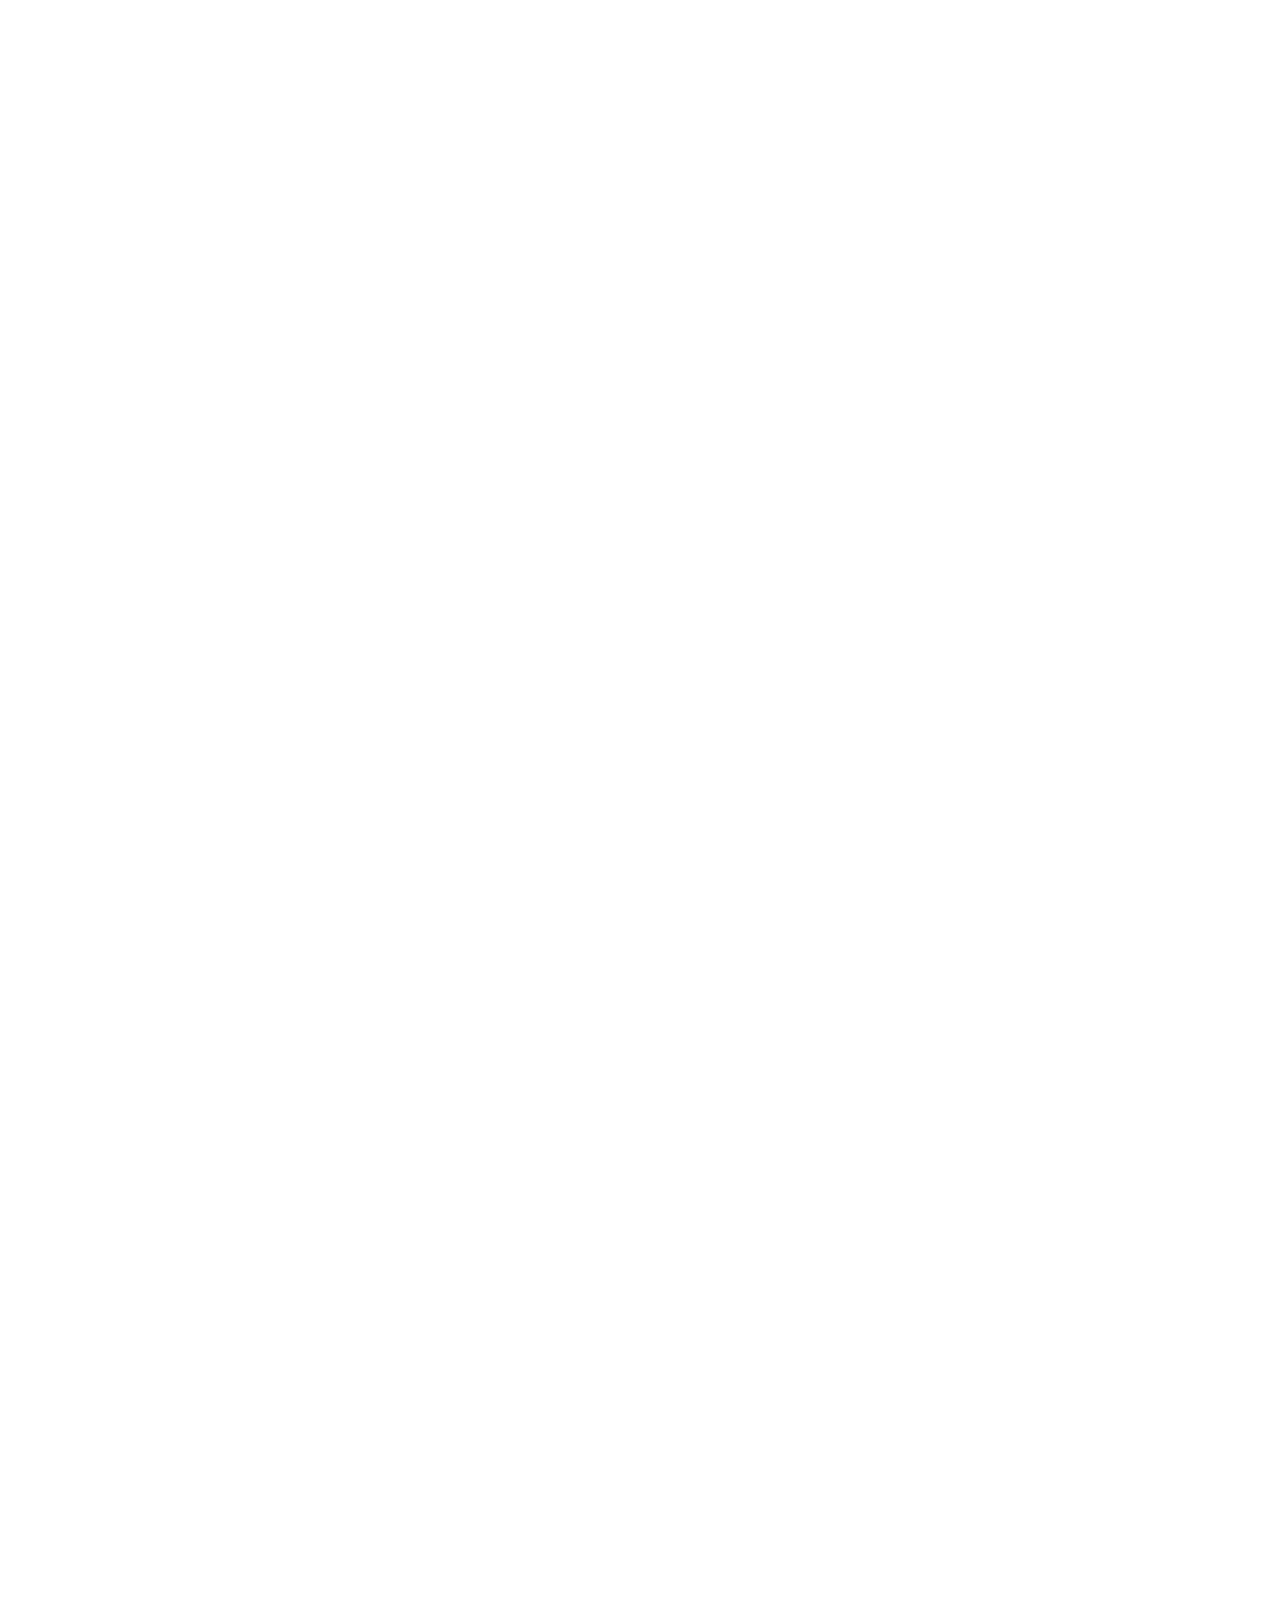
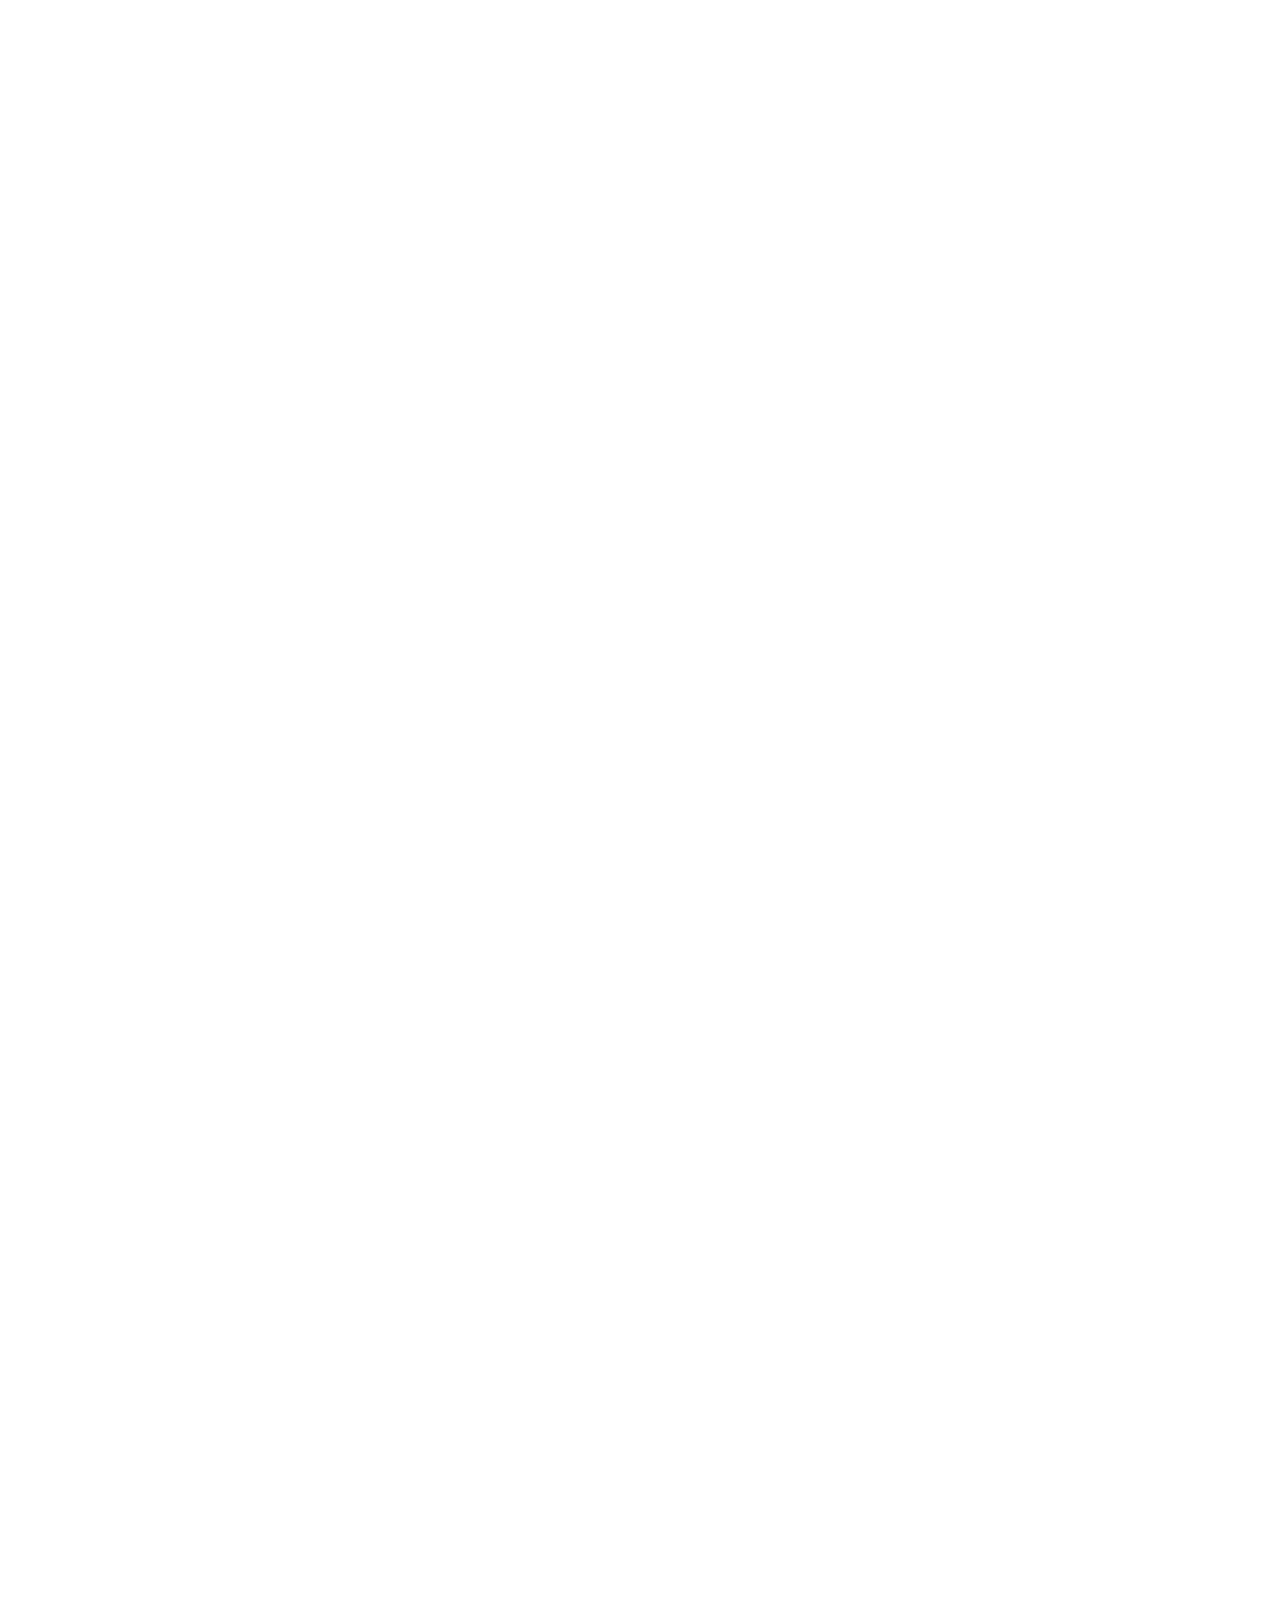
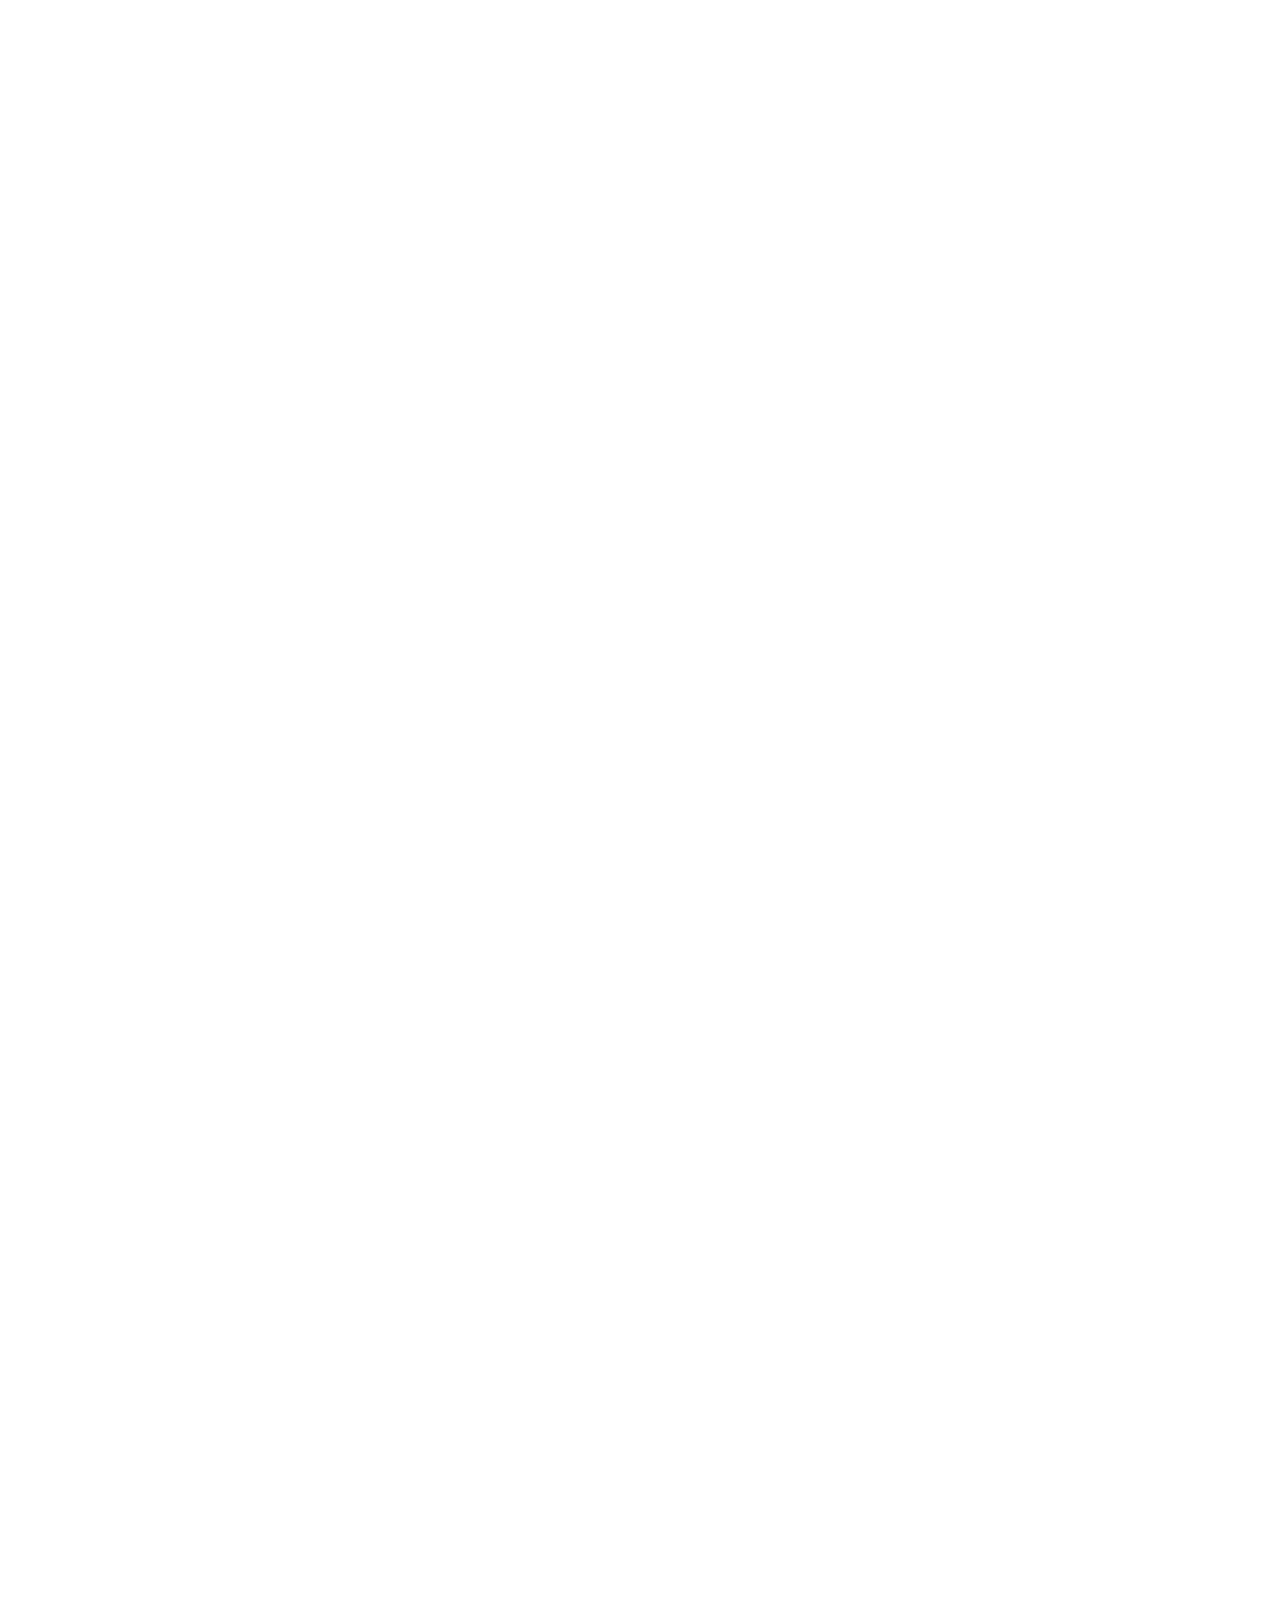
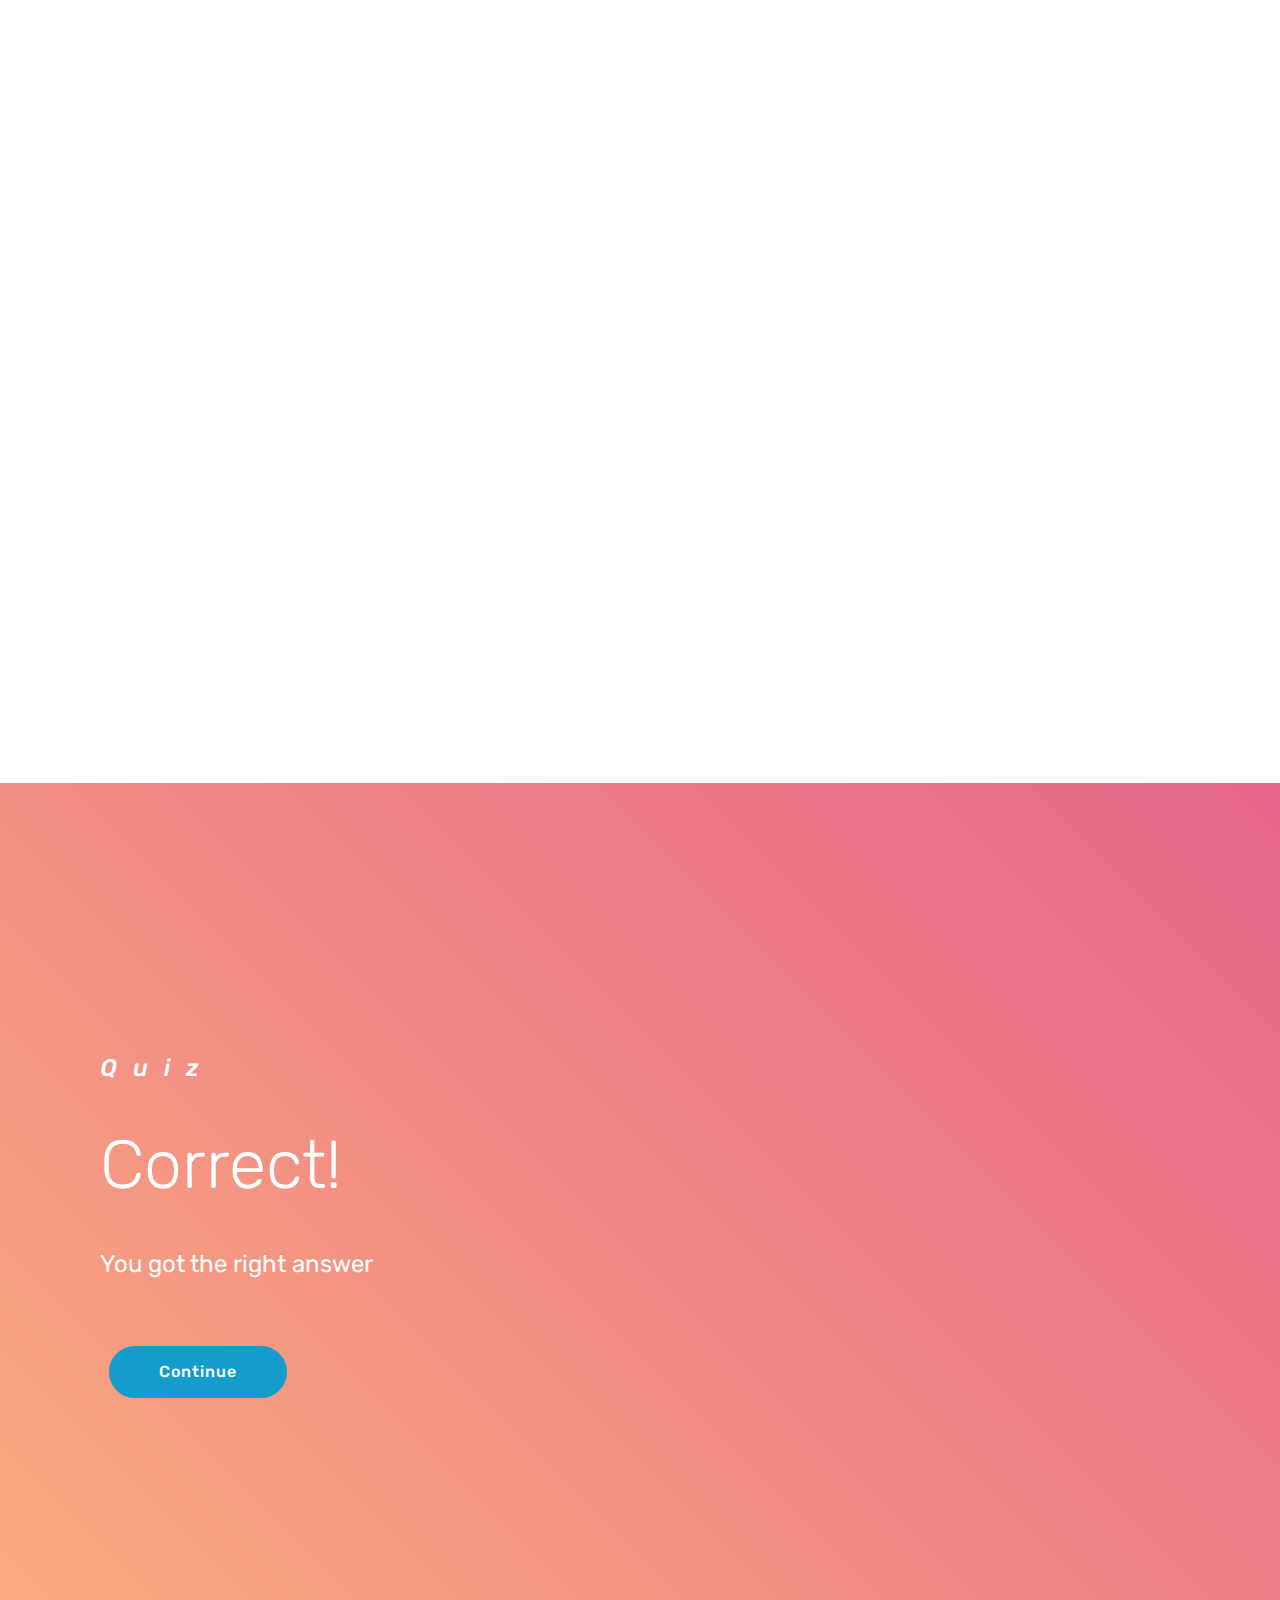
<file: page6.html>
<!DOCTYPE html>
<html >
<head>
  <!-- Site made with Mobirise Website Builder v4.7.2, https://mobirise.com -->
  <meta charset="UTF-8">
  <meta http-equiv="X-UA-Compatible" content="IE=edge">
  <meta name="generator" content="Mobirise v4.7.2, mobirise.com">
  <meta name="viewport" content="width=device-width, initial-scale=1, minimum-scale=1">
  <link rel="shortcut icon" href="assets/images/logo2.png" type="image/x-icon">
  <meta name="description" content="Web Page Builder Description">
  <title>Quiz Tech 3</title>
  <link rel="stylesheet" href="assets/web/assets/mobirise-icons/mobirise-icons.css">
  <link rel="stylesheet" href="assets/tether/tether.min.css">
  <link rel="stylesheet" href="assets/bootstrap/css/bootstrap.min.css">
  <link rel="stylesheet" href="assets/bootstrap/css/bootstrap-grid.min.css">
  <link rel="stylesheet" href="assets/bootstrap/css/bootstrap-reboot.min.css">
  <link rel="stylesheet" href="assets/dropdown/css/style.css">
  <link rel="stylesheet" href="assets/theme/css/style.css">
  <link rel="stylesheet" href="assets/mobirise/css/mbr-additional.css" type="text/css">
  
  
  
</head>
<body>
  <section class="menu cid-qSmSOIFvq2" once="menu" id="menu1-1r">

    

    <nav class="navbar navbar-expand beta-menu navbar-dropdown align-items-center navbar-fixed-top navbar-toggleable-sm">
        <button class="navbar-toggler navbar-toggler-right" type="button" data-toggle="collapse" data-target="#navbarSupportedContent" aria-controls="navbarSupportedContent" aria-expanded="false" aria-label="Toggle navigation">
            <div class="hamburger">
                <span></span>
                <span></span>
                <span></span>
                <span></span>
            </div>
        </button>
        <div class="menu-logo">
            <div class="navbar-brand">
                
                <span class="navbar-caption-wrap"><a class="navbar-caption text-white display-4" href="https://mobirise.com">Making A Drone</a></span>
            </div>
        </div>
        <div class="collapse navbar-collapse" id="navbarSupportedContent">
            <ul class="navbar-nav nav-dropdown nav-right" data-app-modern-menu="true"><li class="nav-item">
                    <a class="nav-link link text-white display-4" href="index.html">
                        <span class="mbri-home mbr-iconfont mbr-iconfont-btn"></span>&nbsp;Introduction</a>
                </li>
                <li class="nav-item">
                    <a class="nav-link link text-white display-4" href="tech.html"><span class="mbri-browse mbr-iconfont mbr-iconfont-btn"></span>
                        
                        Technology</a>
                </li><li class="nav-item"><a class="nav-link link text-white display-4" href="page2.html"><span class="mbri-idea mbr-iconfont mbr-iconfont-btn"></span>
                        
                        Humanities</a></li><li class="nav-item"><a class="nav-link link text-white display-4" href="page7.html"><span class="mbri-plus mbr-iconfont mbr-iconfont-btn"></span>
                        
                        Maths</a></li><li class="nav-item"><a class="nav-link link text-white display-4" href="page8.html"><span class="mbri-change-style mbr-iconfont mbr-iconfont-btn"></span>
                        
                        Creative</a></li><li class="nav-item"><a class="nav-link link text-white display-4" href="page8.html"><span class="mbri-flag mbr-iconfont mbr-iconfont-btn"></span>&nbsp;Conclusion And Reflection<br></a></li></ul>
            
        </div>
    </nav>
</section>

<section class="engine"><a href="https://mobirise.me/y">html site templates</a></section><section class="mbr-section content4 cid-qSmSOK2hOn" id="content4-1s">

    

    <div class="container">
        <div class="media-container-row">
            <div class="title col-12 col-md-8">
                <h2 class="align-center pb-3 mbr-fonts-style display-2">
                    Question 3:</h2>
                <h3 class="mbr-section-subtitle align-center mbr-light mbr-fonts-style display-5">What is the specific type of battery I am using for my drone</h3>
                
            </div>
        </div>
    </div>
</section>

<section class="cid-qSmSOLdLvf" id="pricing-tables1-1t">

    

    
    <div class="container">
        <div class="media-container-row">

            <div class="plan col-12 mx-2 my-2 justify-content-center col-lg-3">
                <div class="plan-header text-center pt-5">
                    <h3 class="plan-title mbr-fonts-style display-5"></h3>
                    <div class="plan-price">
                        <span class="price-value mbr-fonts-style display-5"></span>
                        <span class="price-figure mbr-fonts-style display-7">Li-Po</span>
                        <small class="price-term mbr-fonts-style display-7"></small>
                    </div>
                </div>
                <div class="plan-body pb-5">
                    <div class="plan-list align-center">
                        <ul class="list-group list-group-flush mbr-fonts-style display-7">
                            <li class="list-group-item"><br></li>
                        </ul>
                    </div>
                    <div class="mbr-section-btn text-center pt-4"><a href="page6.html#header11-1x" class="btn btn-primary display-4">Select</a></div>
                </div>
            </div>

            <div class="plan col-12 mx-2 my-2 justify-content-center col-lg-3">
                <div class="plan-header text-center pt-5">
                    <h3 class="plan-title mbr-fonts-style display-5"></h3>
                    <div class="plan-price">
                        <span class="price-value mbr-fonts-style display-5">&nbsp;</span>
                        <span class="price-figure mbr-fonts-style display-4">P-On</span>
                        <small class="price-term mbr-fonts-style display-7"></small>
                    </div>
                </div>
                <div class="plan-body pb-5">
                    <div class="plan-list align-center">
                        <ul class="list-group list-group-flush mbr-fonts-style display-7">
                            <li class="list-group-item"><br></li>
                        </ul>
                    </div>
                    <div class="mbr-section-btn text-center pt-4"><a href="page6.html#header11-1v" class="btn btn-primary display-4">Select</a></div>
                </div>
            </div>

            <div class="plan col-12 mx-2 my-2 justify-content-center col-lg-3">
                <div class="plan-header text-center pt-5">
                    <h3 class="plan-title mbr-fonts-style display-5"></h3>
                    <div class="plan-price">
                        <span class="price-value mbr-fonts-style display-5"></span>
                        <span class="price-figure mbr-fonts-style display-4">P-Po</span>
                        <small class="price-term mbr-fonts-style display-7"></small>
                    </div>
                </div>
                <div class="plan-body pb-5">
                    <div class="plan-list align-center">
                        <ul class="list-group list-group-flush mbr-fonts-style display-7">
                            <li class="list-group-item"><br></li>
                        </ul>
                    </div>
                    <div class="mbr-section-btn text-center pt-4"><a href="page6.html#header11-1v" class="btn btn-primary display-4">Select</a></div>
                </div>
            </div>

            <div class="plan col-12 mx-2 my-2 justify-content-center col-lg-3">
                <div class="plan-header text-center pt-5">
                    <h3 class="plan-title mbr-fonts-style display-5"></h3>
                    <div class="plan-price">
                        <span class="price-value mbr-fonts-style display-5">&nbsp;</span>
                        <span class="price-figure mbr-fonts-style display-4">Li-Zen</span>
                        <small class="price-term mbr-fonts-style display-7"></small>
                    </div>
                </div>
                <div class="plan-body pb-5">
                    <div class="plan-list align-center">
                        <ul class="list-group list-group-flush mbr-fonts-style display-7">
                            <li class="list-group-item"><br></li>
                        </ul>
                    </div>
                    <div class="mbr-section-btn text-center pt-4"><a href="page6.html#header11-1v" class="btn btn-primary display-4">Select</a></div>
                </div>
            </div>
        </div>
    </div>
</section>

<section class="mbr-section article content1 cid-qSmSONzL54" id="content1-1u">
    
     

    <div class="container">
        <div class="media-container-row">
            <div class="mbr-text col-12 col-md-8 mbr-fonts-style display-7"><p>
                <strong> Do not scroll</strong></p><p>This can mess up the quiz</p><p><br></p><p><br></p><p><br></p><p><br></p><p><br></p><p><br></p><p><br></p><p><br></p><p><br></p><p><br></p><p><br></p><p><br></p><p><br></p><p><br></p><p><br></p><p><br></p><p><br></p><p><br></p><p><br></p><p><br></p><p><br></p><p><br></p><p><br></p><p><br></p><p><br></p><p><br></p><p><br></p><p><br></p><p><br></p><p><br></p><p><br></p><p><br></p><p><br></p><p><br></p><p><br></p><p><br></p><p><br></p><p><br></p><p><br></p><p><br></p><p><br></p><p><br></p><p><br></p><p><br></p><p><br></p><p><br></p><p><br></p><p><br></p><p><br></p><p><br></p><p><br></p><p><br></p><p><br></p><p><br></p><p><br></p><p><br></p><p><br></p><p><br></p><p><br></p><p><br></p><p><br></p><p><br></p><p><br></p><p><br></p><p><br></p><p><br></p><p><br></p><p><br></p><p><br></p><p><br></p><p><br></p><p><br></p><p><br></p><p><br></p><p><br></p><p><br></p><p><br></p><p><br></p><p><br></p><p><br></p><p><br></p><p><br></p><p><br></p><p><br></p><p><br></p><p><br></p><p><br></p><p><br></p><p><br></p><p><br></p><p><br></p><p><br></p><p><br></p><p><br></p><p><br></p><p><br></p><p><br></p><p><br></p><p><br></p><p><br></p><p><br></p><p><br></p><p><br></p><p><br></p><p><br></p><p><br></p><p><br></p><p><br></p><p><br></p><p><br></p><p><br></p><p><br></p><p><br></p><p><br></p><p><br></p><p><br></p><p><br></p><p><br></p><p><br></p><p><br></p><p><br></p><p><br></p><p><br></p><p><br></p><p><br></p><p><br></p><p><br></p><p><br></p><p><br></p><p><br></p><p><br></p><p><br></p><p><br></p><p><br></p><p><br></p><p><br></p><p><br></p><p><br></p><p><br></p><p><br></p><p><br></p><p><br></p><p><br></p><p><br></p><p><br></p><p><br></p><p><br></p><p><br></p><p><br></p><p><br></p><p><br></p><p><br></p><p><br></p><p><br></p><p><br></p><p><br></p></div>
        </div>
    </div>
</section>

<section class="header11 cid-qSmSOOHlNU mbr-fullscreen" id="header11-1v">

    <!-- Block parameters controls (Blue "Gear" panel) -->
    
    <!-- End block parameters -->

    
    <div class="container align-left">
        <div class="media-container-column mbr-white col-md-12">
            <h3 class="mbr-section-subtitle py-3 mbr-fonts-style display-5">
                Quiz</h3>
            <h1 class="mbr-section-title py-3 mbr-fonts-style display-1"><strong>Incorrect!</strong></h1>
            <p class="mbr-text py-3 mbr-fonts-style display-5">
                The correct answer was Li-Po</p>
            <div class="mbr-section-btn py-4"><a class="btn btn-md btn-primary display-4" href="tech.html">Continue</a></div>
        </div>
    </div>

    
</section>

<section class="mbr-section article content1 cid-qSmSOQu7TR" id="content1-1w">
    
     

    <div class="container">
        <div class="media-container-row">
            <div class="mbr-text col-12 col-md-8 mbr-fonts-style display-7"><p>
                <strong> Do not scroll</strong></p><p>This can mess up the quiz</p><p><br></p><p><br></p><p><br></p><p><br></p><p><br></p><p><br></p><p><br></p><p><br></p><p><br></p><p><br></p><p><br></p><p><br></p><p><br></p><p><br></p><p><br></p><p><br></p><p><br></p><p><br></p><p><br></p><p><br></p><p><br></p><p><br></p><p><br></p><p><br></p><p><br></p><p><br></p><p><br></p><p><br></p><p><br></p><p><br></p><p><br></p><p><br></p><p><br></p><p><br></p><p><br></p><p><br></p><p><br></p><p><br></p><p><br></p><p><br></p><p><br></p><p><br></p><p><br></p><p><br></p><p><br></p><p><br></p><p><br></p><p><br></p><p><br></p><p><br></p><p><br></p><p><br></p><p><br></p><p><br></p><p><br></p><p><br></p><p><br></p><p><br></p><p><br></p><p><br></p><p><br></p><p><br></p><p><br></p><p><br></p><p><br></p><p><br></p><p><br></p><p><br></p><p><br></p><p><br></p><p><br></p><p><br></p><p><br></p><p><br></p><p><br></p><p><br></p><p><br></p><p><br></p><p><br></p><p><br></p><p><br></p><p><br></p><p><br></p><p><br></p><p><br></p><p><br></p><p><br></p><p><br></p><p><br></p><p><br></p><p><br></p><p><br></p><p><br></p><p><br></p><p><br></p><p><br></p><p><br></p><p><br></p><p><br></p><p><br></p><p><br></p><p><br></p><p><br></p><p><br></p><p><br></p><p><br></p><p><br></p><p><br></p><p><br></p><p><br></p><p><br></p><p><br></p><p><br></p><p><br></p><p><br></p><p><br></p><p><br></p><p><br></p><p><br></p><p><br></p><p><br></p><p><br></p><p><br></p><p><br></p><p><br></p><p><br></p><p><br></p><p><br></p><p><br></p><p><br></p><p><br></p><p><br></p><p><br></p><p><br></p><p><br></p><p><br></p><p><br></p><p><br></p><p><br></p><p><br></p><p><br></p><p><br></p><p><br></p><p><br></p><p><br></p><p><br></p><p><br></p><p><br></p><p><br></p><p><br></p><p><br></p><p><br></p><p><br></p><p><br></p><p><br></p><p><br></p></div>
        </div>
    </div>
</section>

<section class="header11 cid-qSmSORZSXm mbr-fullscreen" id="header11-1x">

    <!-- Block parameters controls (Blue "Gear" panel) -->
    
    <!-- End block parameters -->

    
    <div class="container align-left">
        <div class="media-container-column mbr-white col-md-12">
            <h3 class="mbr-section-subtitle py-3 mbr-fonts-style display-5">Quiz</h3>
            <h1 class="mbr-section-title py-3 mbr-fonts-style display-1">Correct!</h1>
            <p class="mbr-text py-3 mbr-fonts-style display-5">
                You got the right answer</p>
            <div class="mbr-section-btn py-4"><a class="btn btn-md btn-primary display-4" href="tech.html">Continue</a></div>
        </div>
    </div>

    
</section>


  <script src="assets/web/assets/jquery/jquery.min.js"></script>
  <script src="assets/popper/popper.min.js"></script>
  <script src="assets/tether/tether.min.js"></script>
  <script src="assets/bootstrap/js/bootstrap.min.js"></script>
  <script src="assets/smoothscroll/smooth-scroll.js"></script>
  <script src="assets/dropdown/js/script.min.js"></script>
  <script src="assets/touchswipe/jquery.touch-swipe.min.js"></script>
  <script src="assets/theme/js/script.js"></script>
  
  
</body>
</html>
</file>
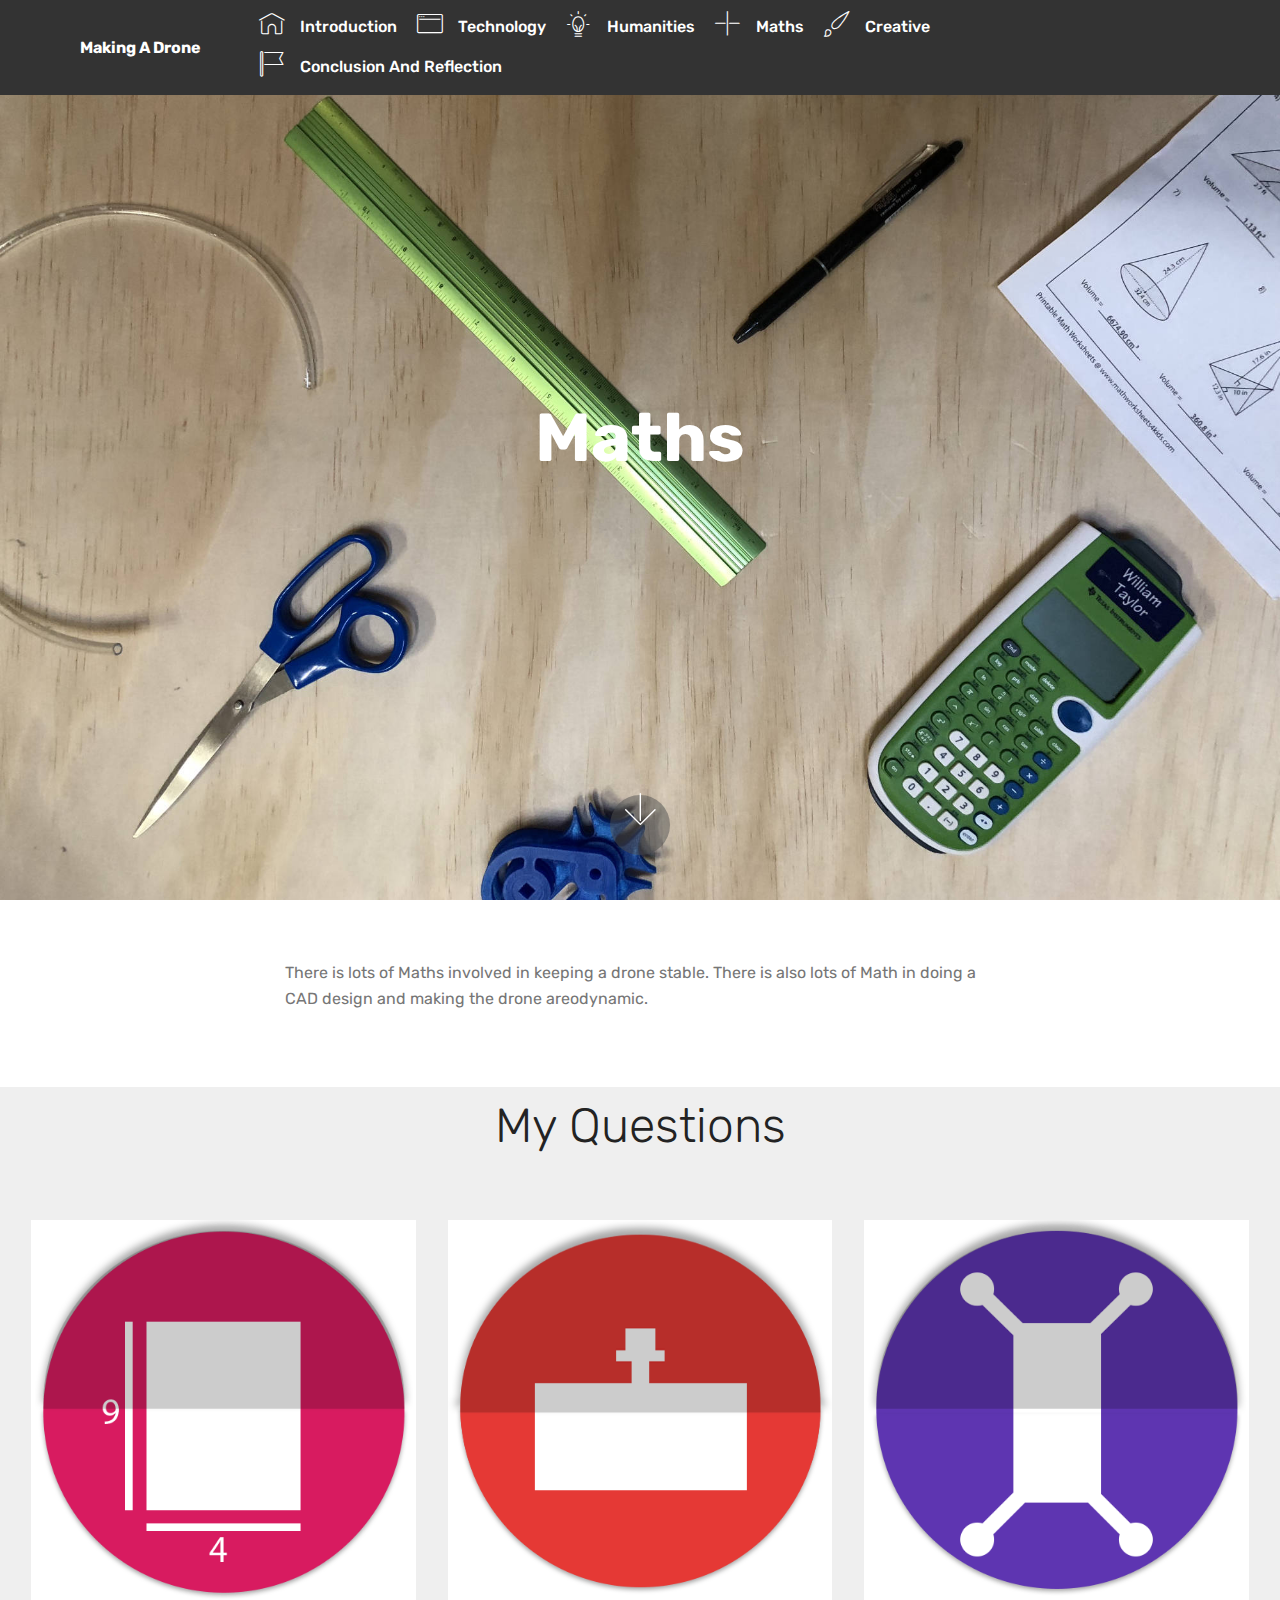
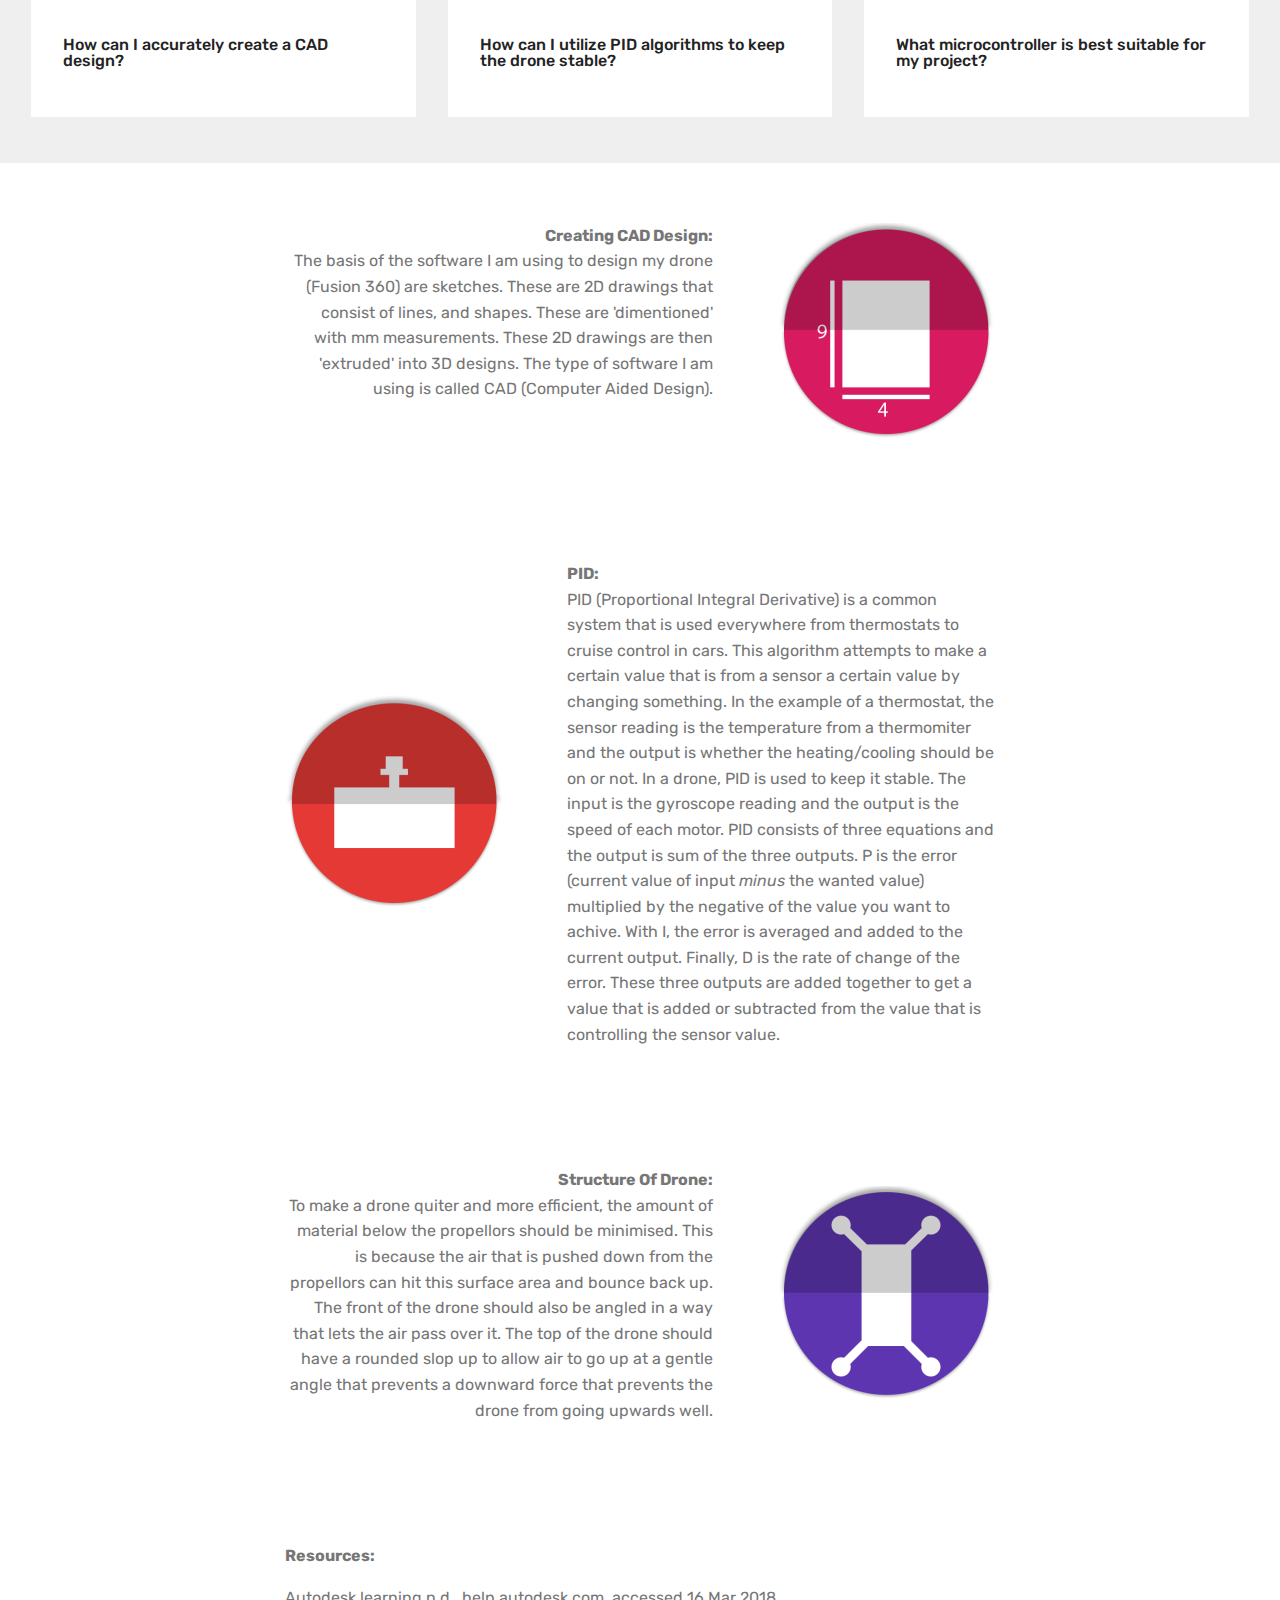
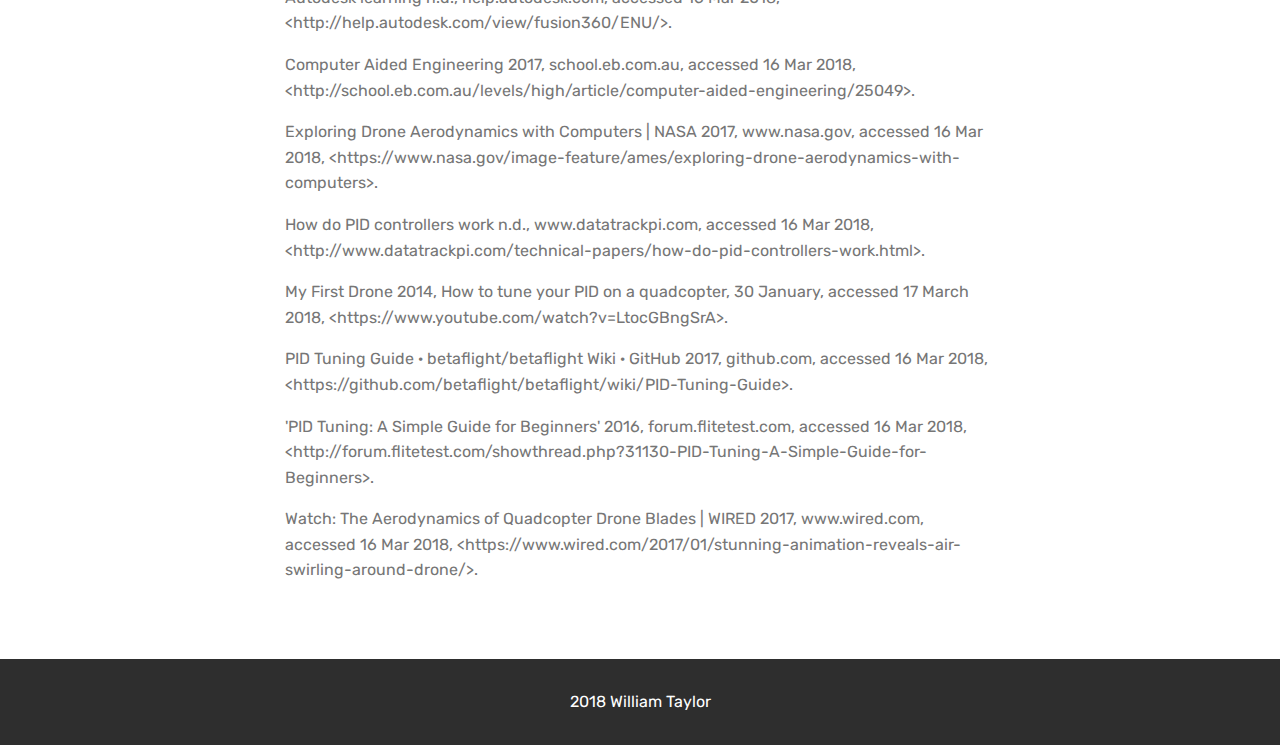
<file: page7.html>
<!DOCTYPE html>
<html >
<head>
  <!-- Site made with Mobirise Website Builder v4.7.2, https://mobirise.com -->
  <meta charset="UTF-8">
  <meta http-equiv="X-UA-Compatible" content="IE=edge">
  <meta name="generator" content="Mobirise v4.7.2, mobirise.com">
  <meta name="viewport" content="width=device-width, initial-scale=1, minimum-scale=1">
  <link rel="shortcut icon" href="assets/images/logo2.png" type="image/x-icon">
  <meta name="description" content="Site Builder Description">
  <title>Maths</title>
  <link rel="stylesheet" href="assets/web/assets/mobirise-icons/mobirise-icons.css">
  <link rel="stylesheet" href="assets/tether/tether.min.css">
  <link rel="stylesheet" href="assets/bootstrap/css/bootstrap.min.css">
  <link rel="stylesheet" href="assets/bootstrap/css/bootstrap-grid.min.css">
  <link rel="stylesheet" href="assets/bootstrap/css/bootstrap-reboot.min.css">
  <link rel="stylesheet" href="assets/dropdown/css/style.css">
  <link rel="stylesheet" href="assets/theme/css/style.css">
  <link rel="stylesheet" href="assets/mobirise/css/mbr-additional.css" type="text/css">
  
  
  
</head>
<body>
  <section class="menu cid-qSmZrw0xw8" once="menu" id="menu1-1y">

    

    <nav class="navbar navbar-expand beta-menu navbar-dropdown align-items-center navbar-fixed-top navbar-toggleable-sm">
        <button class="navbar-toggler navbar-toggler-right" type="button" data-toggle="collapse" data-target="#navbarSupportedContent" aria-controls="navbarSupportedContent" aria-expanded="false" aria-label="Toggle navigation">
            <div class="hamburger">
                <span></span>
                <span></span>
                <span></span>
                <span></span>
            </div>
        </button>
        <div class="menu-logo">
            <div class="navbar-brand">
                
                <span class="navbar-caption-wrap"><a class="navbar-caption text-white display-4" href="https://mobirise.com">Making A Drone</a></span>
            </div>
        </div>
        <div class="collapse navbar-collapse" id="navbarSupportedContent">
            <ul class="navbar-nav nav-dropdown nav-right" data-app-modern-menu="true"><li class="nav-item">
                    <a class="nav-link link text-white display-4" href="index.html">
                        <span class="mbri-home mbr-iconfont mbr-iconfont-btn"></span>&nbsp;Introduction</a>
                </li>
                <li class="nav-item">
                    <a class="nav-link link text-white display-4" href="tech.html"><span class="mbri-browse mbr-iconfont mbr-iconfont-btn"></span>
                        
                        Technology</a>
                </li><li class="nav-item"><a class="nav-link link text-white display-4" href="page2.html"><span class="mbri-idea mbr-iconfont mbr-iconfont-btn"></span>
                        
                        Humanities</a></li><li class="nav-item"><a class="nav-link link text-white display-4" href="page7.html"><span class="mbri-plus mbr-iconfont mbr-iconfont-btn"></span>
                        
                        Maths</a></li><li class="nav-item"><a class="nav-link link text-white display-4" href="page8.html"><span class="mbri-change-style mbr-iconfont mbr-iconfont-btn"></span>
                        
                        Creative</a></li><li class="nav-item"><a class="nav-link link text-white display-4" href="page8.html"><span class="mbri-flag mbr-iconfont mbr-iconfont-btn"></span>&nbsp;Conclusion And Reflection<br></a></li></ul>
            
        </div>
    </nav>
</section>

<section class="engine"><a href="https://mobirise.me/k">how to develop free website</a></section><section class="cid-qSmZrxImH6 mbr-fullscreen mbr-parallax-background" id="header2-1z">

    

    

    <div class="container align-center">
        <div class="row justify-content-md-center">
            <div class="mbr-white col-md-10">
                <h1 class="mbr-section-title mbr-bold pb-3 mbr-fonts-style display-1">Maths</h1>
                
                
                
            </div>
        </div>
    </div>
    <div class="mbr-arrow hidden-sm-down" aria-hidden="true">
        <a href="#next">
            <i class="mbri-down mbr-iconfont"></i>
        </a>
    </div>
</section>

<section class="mbr-section article content1 cid-qSmZrzzxvU" id="content1-20">
    
     

    <div class="container">
        <div class="media-container-row">
            <div class="mbr-text col-12 col-md-8 mbr-fonts-style display-7"><p>There is lots of Maths involved in keeping a drone stable. There is also lots of Math in doing a CAD design and making the drone areodynamic.</p></div>
        </div>
    </div>
</section>

<section class="mbr-section content4 cid-qSmZrANrOs" id="content4-21">

    

    <div class="container">
        <div class="media-container-row">
            <div class="title col-12 col-md-8">
                <h2 class="align-center pb-3 mbr-fonts-style display-2">
                    My Questions</h2>
                
                
            </div>
        </div>
    </div>
</section>

<section class="features17 cid-qSmZrCvui9" id="features17-22">
    
    

    
    <div class="container-fluid">
        <div class="media-container-row">
            <div class="card p-3 col-12 col-md-6 col-lg-4">
                <div class="card-wrapper">
                    <div class="card-img">
                        <img src="assets/images/artboard-4-500x500.png" alt="Mobirise" title="">
                    </div>
                    <div class="card-box">
                        <h4 class="card-title pb-3 mbr-fonts-style display-7"><div>How can I accurately create a CAD design?</div></h4>
                        
                    </div>
                </div>
            </div>

            <div class="card p-3 col-12 col-md-6 col-lg-4">
                <div class="card-wrapper">
                    <div class="card-img">
                        <img src="assets/images/artboard-1-500x500.png" alt="Mobirise" title="">
                    </div>
                    <div class="card-box">
                        <h4 class="card-title pb-3 mbr-fonts-style display-7">How can I utilize PID algorithms to keep the drone stable?</h4>
                        
                    </div>
                </div>
            </div>

            <div class="card p-3 col-12 col-md-6 col-lg-4">
                <div class="card-wrapper">
                    <div class="card-img">
                        <img src="assets/images/artboard-5-500x500.png" alt="Mobirise" title="">
                    </div>
                    <div class="card-box">
                        <h4 class="card-title pb-3 mbr-fonts-style display-7">What microcontroller is best suitable for my project?</h4>
                        
                    </div>
                </div>
            </div>

            
            
            
        </div>
    </div>
</section>

<section class="mbr-section content7 cid-qSmZrFcOiZ" id="content7-23">
          
    

    <div class="container">
        <div class="media-container-row">
            <div class="col-12 col-md-8">
                <div class="media-container-row">
                    <div class="media-content">
                        <div class="mbr-section-text">
                            <p class="mbr-text align-right mb-0 mbr-fonts-style display-7">
                               <strong>Creating CAD Design:</strong><strong><br></strong>The basis of the software I am using to design my drone (Fusion 360) are sketches. These are 2D drawings that consist of lines, and shapes. These are 'dimentioned' with mm measurements. These 2D drawings are then 'extruded' into 3D designs. The type of software I am using is called CAD (Computer Aided Design).</p>
                        </div>
                    </div>
                    <div class="mbr-figure" style="width: 60%;">
                     <img src="assets/images/artboard-4-436x436.png" alt="Mobirise" title="">  
                    </div>
                </div>
            </div>
        </div>
    </div>
</section>

<section class="mbr-section content6 cid-qSmZrGFIeg" id="content6-24">
    
     
    
    <div class="container">
        <div class="media-container-row">
            <div class="col-12 col-md-8">
                <div class="media-container-row">
                    <div class="mbr-figure" style="width: 60%;">
                      <img src="assets/images/artboard-1-436x436.png" alt="Mobirise" title="">  
                    </div>
                    <div class="media-content">
                        <div class="mbr-section-text">
                            <p class="mbr-text mb-0 mbr-fonts-style display-7"><strong>PID:</strong><br>PID (Proportional Integral Derivative) is a common system that is used everywhere from thermostats to cruise control in cars. This algorithm attempts to make a certain value that is from a sensor a certain value by changing something. In the example of a thermostat, the sensor reading is the temperature from a thermomiter and the output is whether the heating/cooling should be on or not. In a drone, PID is used to keep it stable. The input is the gyroscope reading and the output is the speed of each motor. PID consists of three equations and the output is sum of the three outputs. P is the error (current value of input <em>minus </em>the wanted value) multiplied by the negative of the value you want to achive. With I, the error is averaged and added to the current output. Finally, D is the rate of change of the error. These three outputs are added together to get a value that is added or subtracted from the value that is controlling the sensor value.</p>
                        </div>
                    </div>
                </div>
            </div>
        </div>
    </div>
</section>

<section class="mbr-section content7 cid-qSmZrIvy5M" id="content7-25">
          
    

    <div class="container">
        <div class="media-container-row">
            <div class="col-12 col-md-8">
                <div class="media-container-row">
                    <div class="media-content">
                        <div class="mbr-section-text">
                            <p class="mbr-text align-right mb-0 mbr-fonts-style display-7"><strong>Structure Of Drone:</strong><br>To make a drone quiter and more efficient, the amount of material below the propellors should be minimised. This is because the air that is pushed down from the propellors can hit this surface area and bounce back up. The front of the drone should also be angled in a way that lets the air pass over it. The top of the drone should have a rounded slop up to allow air to go up at a gentle angle that prevents a downward force that prevents the drone from going upwards well.</p>
                        </div>
                    </div>
                    <div class="mbr-figure" style="width: 60%;">
                     <img src="assets/images/artboard-5-436x436.png" alt="Mobirise" title="">  
                    </div>
                </div>
            </div>
        </div>
    </div>
</section>

<section class="mbr-section article content1 cid-qT1WtVY3cn" id="content1-2d">
    
     

    <div class="container">
        <div class="media-container-row">
            <div class="mbr-text col-12 col-md-8 mbr-fonts-style display-7"><p><strong>Resources:</strong></p><p>Autodesk learning n.d., help.autodesk.com, accessed 16 Mar 2018, &lt;http://help.autodesk.com/view/fusion360/ENU/&gt;.
</p><p>Computer Aided Engineering 2017, school.eb.com.au, accessed 16 Mar 2018, &lt;http://school.eb.com.au/levels/high/article/computer-aided-engineering/25049&gt;.
</p><p>Exploring Drone Aerodynamics with Computers | NASA 2017, www.nasa.gov, accessed 16 Mar 2018, &lt;https://www.nasa.gov/image-feature/ames/exploring-drone-aerodynamics-with-computers&gt;.
</p><p>How do PID controllers work n.d., www.datatrackpi.com, accessed 16 Mar 2018, &lt;http://www.datatrackpi.com/technical-papers/how-do-pid-controllers-work.html&gt;.
</p><p>My First Drone 2014, How to tune your PID on a quadcopter, 30 January, accessed 17 March 2018, &lt;https://www.youtube.com/watch?v=LtocGBngSrA&gt;. 
</p><p>PID Tuning Guide · betaflight/betaflight Wiki · GitHub 2017, github.com, accessed 16 Mar 2018, &lt;https://github.com/betaflight/betaflight/wiki/PID-Tuning-Guide&gt;.
</p><p>'PID Tuning: A Simple Guide for Beginners' 2016, forum.flitetest.com, accessed 16 Mar 2018, &lt;http://forum.flitetest.com/showthread.php?31130-PID-Tuning-A-Simple-Guide-for-Beginners&gt;.
</p><p>Watch: The Aerodynamics of Quadcopter Drone Blades | WIRED 2017, www.wired.com, accessed 16 Mar 2018, &lt;https://www.wired.com/2017/01/stunning-animation-reveals-air-swirling-around-drone/&gt;.
</p></div>
        </div>
    </div>
</section>

<section once="" class="cid-qSmZrPFM1p" id="footer6-29">

    

    

    <div class="container">
        <div class="media-container-row align-center mbr-white">
            <div class="col-12">
                <p class="mbr-text mb-0 mbr-fonts-style display-7">
                    2018 William Taylor</p>
            </div>
        </div>
    </div>
</section>


  <script src="assets/web/assets/jquery/jquery.min.js"></script>
  <script src="assets/popper/popper.min.js"></script>
  <script src="assets/tether/tether.min.js"></script>
  <script src="assets/bootstrap/js/bootstrap.min.js"></script>
  <script src="assets/smoothscroll/smooth-scroll.js"></script>
  <script src="assets/dropdown/js/script.min.js"></script>
  <script src="assets/touchswipe/jquery.touch-swipe.min.js"></script>
  <script src="assets/parallax/jarallax.min.js"></script>
  <script src="assets/theme/js/script.js"></script>
  
  
</body>
</html>
</file>
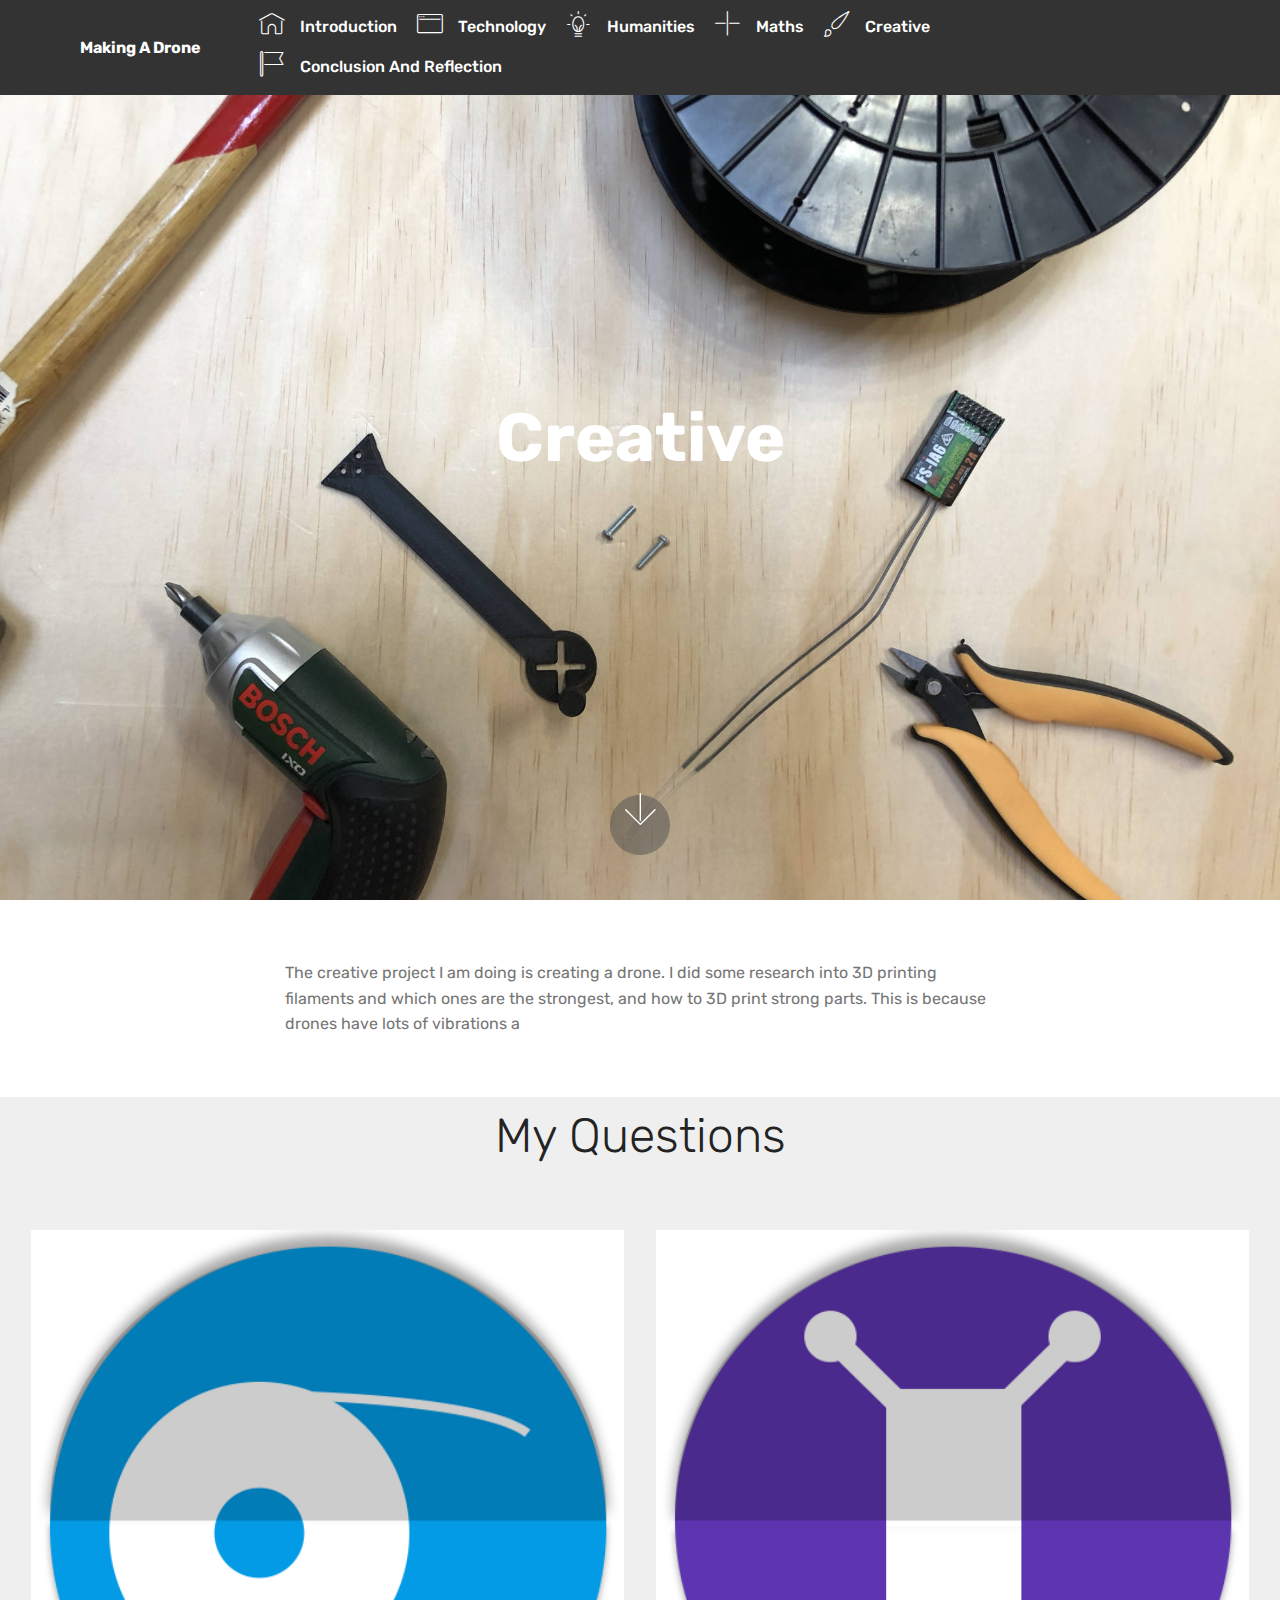
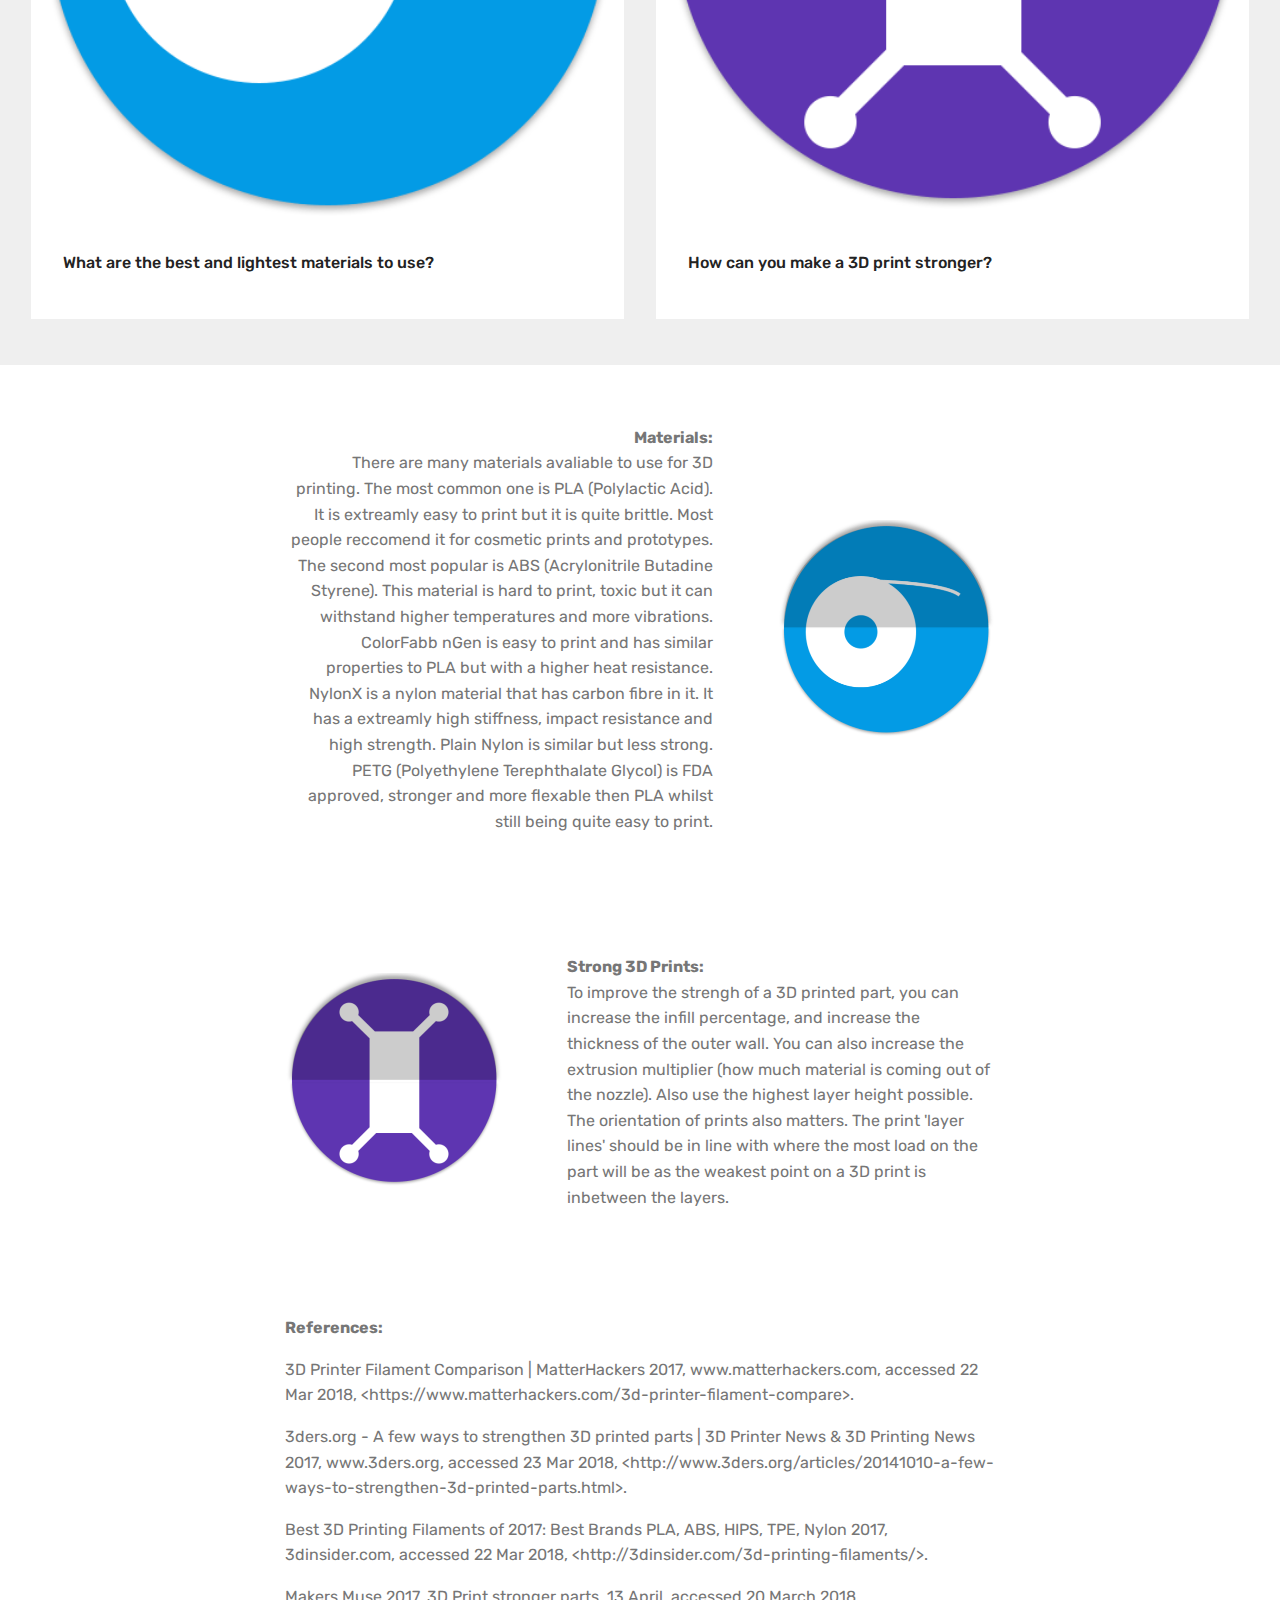
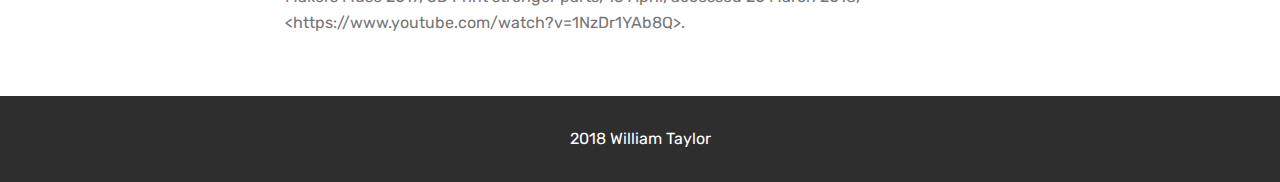
<file: page8.html>
<!DOCTYPE html>
<html >
<head>
  <!-- Site made with Mobirise Website Builder v4.7.2, https://mobirise.com -->
  <meta charset="UTF-8">
  <meta http-equiv="X-UA-Compatible" content="IE=edge">
  <meta name="generator" content="Mobirise v4.7.2, mobirise.com">
  <meta name="viewport" content="width=device-width, initial-scale=1, minimum-scale=1">
  <link rel="shortcut icon" href="assets/images/logo2.png" type="image/x-icon">
  <meta name="description" content="Site Builder Description">
  <title>Creative</title>
  <link rel="stylesheet" href="assets/web/assets/mobirise-icons/mobirise-icons.css">
  <link rel="stylesheet" href="assets/tether/tether.min.css">
  <link rel="stylesheet" href="assets/bootstrap/css/bootstrap.min.css">
  <link rel="stylesheet" href="assets/bootstrap/css/bootstrap-grid.min.css">
  <link rel="stylesheet" href="assets/bootstrap/css/bootstrap-reboot.min.css">
  <link rel="stylesheet" href="assets/dropdown/css/style.css">
  <link rel="stylesheet" href="assets/theme/css/style.css">
  <link rel="stylesheet" href="assets/mobirise/css/mbr-additional.css" type="text/css">
  
  
  
</head>
<body>
  <section class="menu cid-qT1XhJIFMu" once="menu" id="menu1-2g">

    

    <nav class="navbar navbar-expand beta-menu navbar-dropdown align-items-center navbar-fixed-top navbar-toggleable-sm">
        <button class="navbar-toggler navbar-toggler-right" type="button" data-toggle="collapse" data-target="#navbarSupportedContent" aria-controls="navbarSupportedContent" aria-expanded="false" aria-label="Toggle navigation">
            <div class="hamburger">
                <span></span>
                <span></span>
                <span></span>
                <span></span>
            </div>
        </button>
        <div class="menu-logo">
            <div class="navbar-brand">
                
                <span class="navbar-caption-wrap"><a class="navbar-caption text-white display-4" href="https://mobirise.com">Making A Drone</a></span>
            </div>
        </div>
        <div class="collapse navbar-collapse" id="navbarSupportedContent">
            <ul class="navbar-nav nav-dropdown nav-right" data-app-modern-menu="true"><li class="nav-item">
                    <a class="nav-link link text-white display-4" href="index.html">
                        <span class="mbri-home mbr-iconfont mbr-iconfont-btn"></span>&nbsp;Introduction</a>
                </li>
                <li class="nav-item">
                    <a class="nav-link link text-white display-4" href="tech.html"><span class="mbri-browse mbr-iconfont mbr-iconfont-btn"></span>
                        
                        Technology</a>
                </li><li class="nav-item"><a class="nav-link link text-white display-4" href="page2.html"><span class="mbri-idea mbr-iconfont mbr-iconfont-btn"></span>
                        
                        Humanities</a></li><li class="nav-item"><a class="nav-link link text-white display-4" href="page7.html"><span class="mbri-plus mbr-iconfont mbr-iconfont-btn"></span>
                        
                        Maths</a></li><li class="nav-item"><a class="nav-link link text-white display-4" href="page8.html"><span class="mbri-change-style mbr-iconfont mbr-iconfont-btn"></span>
                        
                        Creative</a></li><li class="nav-item"><a class="nav-link link text-white display-4" href="page8.html"><span class="mbri-flag mbr-iconfont mbr-iconfont-btn"></span>&nbsp;Conclusion And Reflection<br></a></li></ul>
            
        </div>
    </nav>
</section>

<section class="engine"><a href="https://mobirise.me/d">free website maker</a></section><section class="cid-qT1XhLe3VB mbr-fullscreen mbr-parallax-background" id="header2-2h">

    

    

    <div class="container align-center">
        <div class="row justify-content-md-center">
            <div class="mbr-white col-md-10">
                <h1 class="mbr-section-title mbr-bold pb-3 mbr-fonts-style display-1">
                    Creative</h1>
                
                
                
            </div>
        </div>
    </div>
    <div class="mbr-arrow hidden-sm-down" aria-hidden="true">
        <a href="#next">
            <i class="mbri-down mbr-iconfont"></i>
        </a>
    </div>
</section>

<section class="mbr-section article content1 cid-qT1XhMHD3x" id="content1-2i">
    
     

    <div class="container">
        <div class="media-container-row">
            <div class="mbr-text col-12 col-md-8 mbr-fonts-style display-7">The creative project I am doing is creating a drone. I did some research into 3D printing filaments and which ones are the strongest, and how to 3D print strong parts. This is because drones have lots of vibrations a</div>
        </div>
    </div>
</section>

<section class="mbr-section content4 cid-qT1XhO6gih" id="content4-2j">

    

    <div class="container">
        <div class="media-container-row">
            <div class="title col-12 col-md-8">
                <h2 class="align-center pb-3 mbr-fonts-style display-2">
                    My Questions</h2>
                
                
            </div>
        </div>
    </div>
</section>

<section class="features17 cid-qT1XhPNQhP" id="features17-2k">
    
    

    
    <div class="container-fluid">
        <div class="media-container-row">
            <div class="card p-3 col-12 col-md-6">
                <div class="card-wrapper">
                    <div class="card-img">
                        <img src="assets/images/artboard-7-500x500.png" alt="Mobirise" title="">
                    </div>
                    <div class="card-box">
                        <h4 class="card-title pb-3 mbr-fonts-style display-7"><div>What are the best and lightest materials to use?
</div></h4>
                        
                    </div>
                </div>
            </div>

            <div class="card p-3 col-12 col-md-6">
                <div class="card-wrapper">
                    <div class="card-img">
                        <img src="assets/images/artboard-5-500x500.png" alt="Mobirise" title="">
                    </div>
                    <div class="card-box">
                        <h4 class="card-title pb-3 mbr-fonts-style display-7">How can you make a 3D print stronger?</h4>
                        
                    </div>
                </div>
            </div>

            

            
            
            
        </div>
    </div>
</section>

<section class="mbr-section content7 cid-qT1XhSyrfy" id="content7-2l">
          
    

    <div class="container">
        <div class="media-container-row">
            <div class="col-12 col-md-8">
                <div class="media-container-row">
                    <div class="media-content">
                        <div class="mbr-section-text">
                            <p class="mbr-text align-right mb-0 mbr-fonts-style display-7"><strong>Materials:</strong><strong><br></strong>There are many materials avaliable to use for 3D printing. The most common one is PLA (Polylactic Acid). It is extreamly easy to print but it is quite brittle. Most people reccomend it for cosmetic prints and prototypes. The second most popular is ABS (Acrylonitrile Butadine Styrene). This material is hard to print, toxic but it can withstand higher temperatures and more vibrations. ColorFabb nGen is easy to print and has similar properties to PLA but with a higher heat resistance. NylonX is a nylon material that has carbon fibre in it. It has a extreamly high stiffness, impact resistance and high strength. Plain Nylon is similar but less strong. PETG (Polyethylene Terephthalate Glycol) is FDA approved, stronger and more flexable then PLA whilst still being quite easy to print.</p>
                        </div>
                    </div>
                    <div class="mbr-figure" style="width: 60%;">
                     <img src="assets/images/artboard-7-436x436.png" alt="Mobirise" title="">  
                    </div>
                </div>
            </div>
        </div>
    </div>
</section>

<section class="mbr-section content6 cid-qT1XhTOJAt" id="content6-2m">
    
     
    
    <div class="container">
        <div class="media-container-row">
            <div class="col-12 col-md-8">
                <div class="media-container-row">
                    <div class="mbr-figure" style="width: 60%;">
                      <img src="assets/images/artboard-5-436x436.png" alt="Mobirise" title="">  
                    </div>
                    <div class="media-content">
                        <div class="mbr-section-text">
                            <p class="mbr-text mb-0 mbr-fonts-style display-7"><strong>Strong 3D Prints:</strong><br>To improve the strengh of a 3D printed part, you can increase the infill percentage, and increase the thickness of the outer wall. You can also increase the extrusion multiplier (how much material is coming out of the nozzle). Also use the highest layer height possible. The orientation of prints also matters. The print 'layer lines' should be in line with where the most load on the part will be as the weakest point on a 3D print is inbetween the layers.</p>
                        </div>
                    </div>
                </div>
            </div>
        </div>
    </div>
</section>

<section class="mbr-section article content1 cid-qT1Xi2jYks" id="content1-2r">
    
     

    <div class="container">
        <div class="media-container-row">
            <div class="mbr-text col-12 col-md-8 mbr-fonts-style display-7"><p>
                <strong> References:</strong></p><p>3D Printer Filament Comparison | MatterHackers 2017, www.matterhackers.com, accessed 22 Mar 2018, &lt;https://www.matterhackers.com/3d-printer-filament-compare&gt;.
</p><p>3ders.org - A few ways to strengthen 3D printed parts | 3D Printer News &amp; 3D Printing News 2017, www.3ders.org, accessed 23 Mar 2018, &lt;http://www.3ders.org/articles/20141010-a-few-ways-to-strengthen-3d-printed-parts.html&gt;.
</p><p>Best 3D Printing Filaments of 2017: Best Brands PLA, ABS, HIPS, TPE, Nylon 2017, 3dinsider.com, accessed 22 Mar 2018, &lt;http://3dinsider.com/3d-printing-filaments/&gt;.
</p><p>Makers Muse 2017, 3D Print stronger parts, 13 April, accessed 20 March 2018, &lt;https://www.youtube.com/watch?v=1NzDr1YAb8Q&gt;.
</p></div>
        </div>
    </div>
</section>

<section once="" class="cid-qT1Xi3Tu67" id="footer6-2s">

    

    

    <div class="container">
        <div class="media-container-row align-center mbr-white">
            <div class="col-12">
                <p class="mbr-text mb-0 mbr-fonts-style display-7">
                    2018 William Taylor</p>
            </div>
        </div>
    </div>
</section>


  <script src="assets/web/assets/jquery/jquery.min.js"></script>
  <script src="assets/popper/popper.min.js"></script>
  <script src="assets/tether/tether.min.js"></script>
  <script src="assets/bootstrap/js/bootstrap.min.js"></script>
  <script src="assets/smoothscroll/smooth-scroll.js"></script>
  <script src="assets/dropdown/js/script.min.js"></script>
  <script src="assets/touchswipe/jquery.touch-swipe.min.js"></script>
  <script src="assets/parallax/jarallax.min.js"></script>
  <script src="assets/theme/js/script.js"></script>
  
  
</body>
</html>
</file>
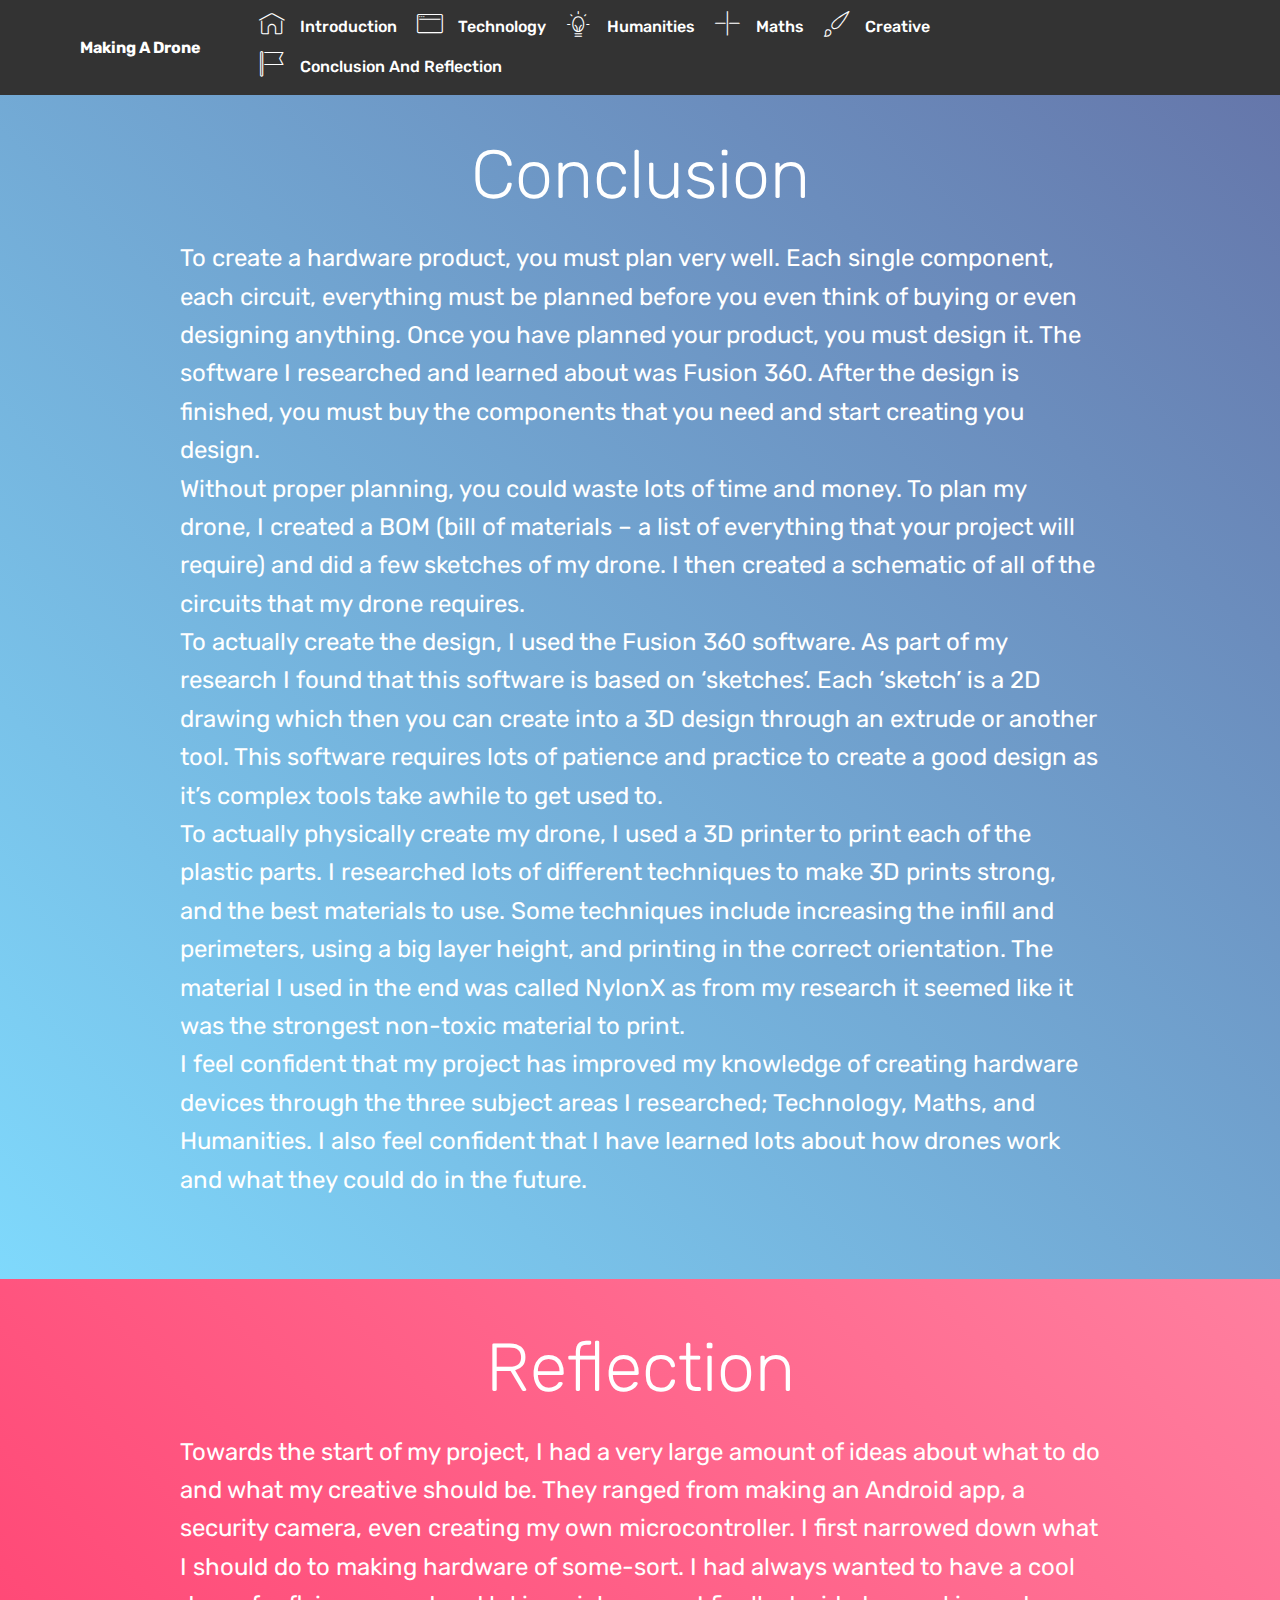
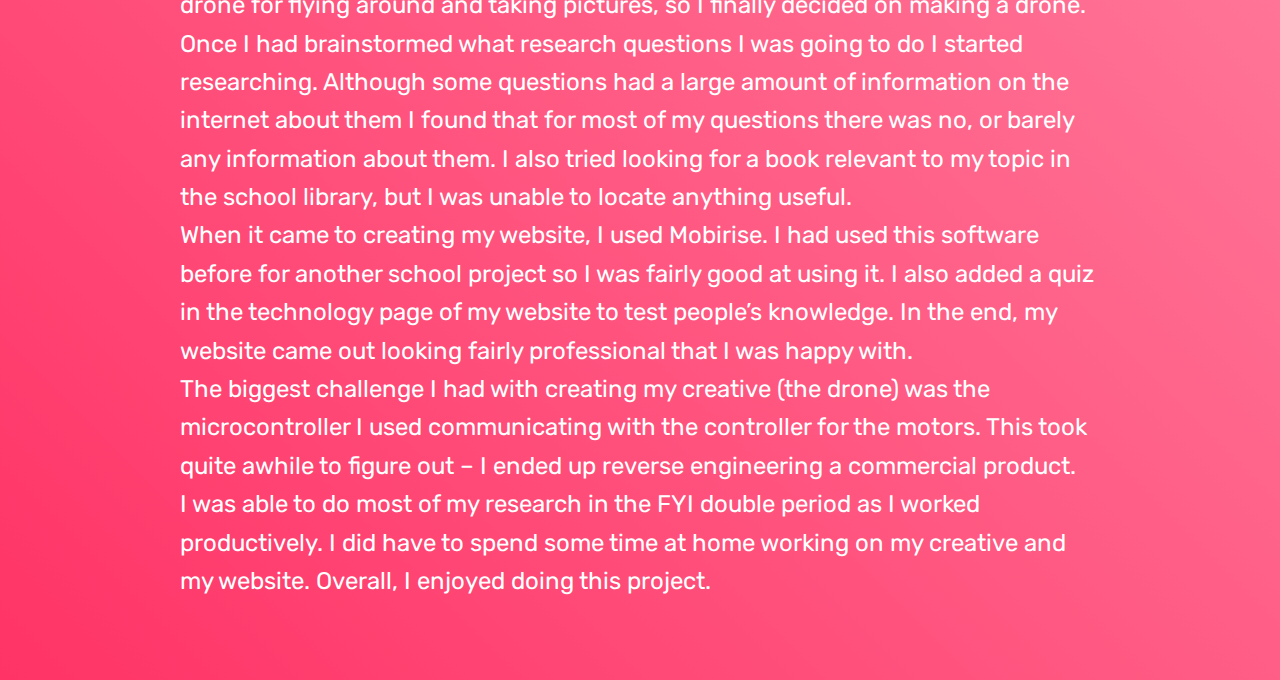
<file: page9.html>
<!DOCTYPE html>
<html >
<head>
  <!-- Site made with Mobirise Website Builder v4.7.2, https://mobirise.com -->
  <meta charset="UTF-8">
  <meta http-equiv="X-UA-Compatible" content="IE=edge">
  <meta name="generator" content="Mobirise v4.7.2, mobirise.com">
  <meta name="viewport" content="width=device-width, initial-scale=1, minimum-scale=1">
  <link rel="shortcut icon" href="assets/images/logo2.png" type="image/x-icon">
  <meta name="description" content="Web Creator Description">
  <title>Conclusion And Reflection</title>
  <link rel="stylesheet" href="assets/web/assets/mobirise-icons/mobirise-icons.css">
  <link rel="stylesheet" href="assets/tether/tether.min.css">
  <link rel="stylesheet" href="assets/bootstrap/css/bootstrap.min.css">
  <link rel="stylesheet" href="assets/bootstrap/css/bootstrap-grid.min.css">
  <link rel="stylesheet" href="assets/bootstrap/css/bootstrap-reboot.min.css">
  <link rel="stylesheet" href="assets/dropdown/css/style.css">
  <link rel="stylesheet" href="assets/theme/css/style.css">
  <link rel="stylesheet" href="assets/mobirise/css/mbr-additional.css" type="text/css">
  
  
  
</head>
<body>
  <section class="menu cid-qT1XhJIFMu" once="menu" id="menu1-2t">

    

    <nav class="navbar navbar-expand beta-menu navbar-dropdown align-items-center navbar-fixed-top navbar-toggleable-sm">
        <button class="navbar-toggler navbar-toggler-right" type="button" data-toggle="collapse" data-target="#navbarSupportedContent" aria-controls="navbarSupportedContent" aria-expanded="false" aria-label="Toggle navigation">
            <div class="hamburger">
                <span></span>
                <span></span>
                <span></span>
                <span></span>
            </div>
        </button>
        <div class="menu-logo">
            <div class="navbar-brand">
                
                <span class="navbar-caption-wrap"><a class="navbar-caption text-white display-4" href="https://mobirise.com">Making A Drone</a></span>
            </div>
        </div>
        <div class="collapse navbar-collapse" id="navbarSupportedContent">
            <ul class="navbar-nav nav-dropdown nav-right" data-app-modern-menu="true"><li class="nav-item">
                    <a class="nav-link link text-white display-4" href="index.html">
                        <span class="mbri-home mbr-iconfont mbr-iconfont-btn"></span>&nbsp;Introduction</a>
                </li>
                <li class="nav-item">
                    <a class="nav-link link text-white display-4" href="tech.html"><span class="mbri-browse mbr-iconfont mbr-iconfont-btn"></span>
                        
                        Technology</a>
                </li><li class="nav-item"><a class="nav-link link text-white display-4" href="page2.html"><span class="mbri-idea mbr-iconfont mbr-iconfont-btn"></span>
                        
                        Humanities</a></li><li class="nav-item"><a class="nav-link link text-white display-4" href="page7.html"><span class="mbri-plus mbr-iconfont mbr-iconfont-btn"></span>
                        
                        Maths</a></li><li class="nav-item"><a class="nav-link link text-white display-4" href="page8.html"><span class="mbri-change-style mbr-iconfont mbr-iconfont-btn"></span>
                        
                        Creative</a></li><li class="nav-item"><a class="nav-link link text-white display-4" href="page8.html"><span class="mbri-flag mbr-iconfont mbr-iconfont-btn"></span>&nbsp;Conclusion And Reflection<br></a></li></ul>
            
        </div>
    </nav>
</section>

<section class="engine"><a href="https://mobirise.me/u">bootstrap website templates</a></section><section once="" class="cid-qT1Xi3Tu67" id="footer6-2u">

    

    

    <div class="container">
        <div class="media-container-row align-center mbr-white">
            <div class="col-12">
                <p class="mbr-text mb-0 mbr-fonts-style display-7">
                    2018 William Taylor</p>
            </div>
        </div>
    </div>
</section>

<section class="header5 cid-qTe3KHv606 mbr-fullscreen" id="header5-2v">

    

    
    <div class="container">
        <div class="row justify-content-center">
            <div class="mbr-white col-md-10">
                <h1 class="mbr-section-title align-center pb-3 mbr-fonts-style display-1">Conclusion</h1>
                <p class="mbr-text align-center display-5 pb-3 mbr-fonts-style">To create a hardware product, you must plan very well. Each single component, each circuit, everything must be planned before you even think of buying or even designing anything. Once you have planned your product, you must design it. The software I researched and learned about was Fusion 360. After the design is finished, you must buy the components that you need and start creating you design.
<br>Without proper planning, you could waste lots of time and money. To plan my drone, I created a BOM (bill of materials – a list of everything that your project will require) and did a few sketches of my drone. I then created a schematic of all of the circuits that my drone requires.
<br>To actually create the design, I used the Fusion 360 software. As part of my research I found that this software is based on ‘sketches’. Each ‘sketch’ is a 2D drawing which then you can create into a 3D design through an extrude or another tool. This software requires lots of patience and practice to create a good design as it’s complex tools take awhile to get used to.
<br>To actually physically create my drone, I used a 3D printer to print each of the plastic parts. I researched lots of different techniques to make 3D prints strong, and the best materials to use. Some techniques include increasing the infill and perimeters, using a big layer height, and printing in the correct orientation. The material I used in the end was called NylonX as from my research it seemed like it was the strongest non-toxic material to print.
<br>I feel confident that my project has improved my knowledge of creating hardware devices through the three subject areas I researched; Technology, Maths, and Humanities. I also feel confident that I have learned lots about how drones work and what they could do in the future.&nbsp;<br></p>
                
            </div>
        </div>
    </div>

    
</section>

<section class="header5 cid-qTe46EhuIc mbr-fullscreen" id="header5-2w">

    

    
    <div class="container">
        <div class="row justify-content-center">
            <div class="mbr-white col-md-10">
                <h1 class="mbr-section-title align-center pb-3 mbr-fonts-style display-1">
                    Reflection</h1>
                <p class="mbr-text align-center display-5 pb-3 mbr-fonts-style">Towards the start of my project, I had a very large amount of ideas about what to do and what my creative should be. They ranged from making an Android app, a security camera, even creating my own microcontroller. I first narrowed down what I should do to making hardware of some-sort. I had always wanted to have a cool drone for flying around and taking pictures, so I finally decided on making a drone. 
<br>Once I had brainstormed what research questions I was going to do I started researching. Although some questions had a large amount of information on the internet about them I found that for most of my questions there was no, or barely any information about them. I also tried looking for a book relevant to my topic in the school library, but I was unable to locate anything useful.
<br>When it came to creating my website, I used Mobirise. I had used this software before for another school project so I was fairly good at using it. I also added a quiz in the technology page of my website to test people’s knowledge. In the end, my website came out looking fairly professional that I was happy with.
<br>The biggest challenge I had with creating my creative (the drone) was the microcontroller I used communicating with the controller for the motors. This took quite awhile to figure out – I ended up reverse engineering a commercial product.
<br>I was able to do most of my research in the FYI double period as I worked productively. I did have to spend some time at home working on my creative and my website. Overall, I enjoyed doing this project.&nbsp;<br></p>
                
            </div>
        </div>
    </div>

    
</section>


  <script src="assets/web/assets/jquery/jquery.min.js"></script>
  <script src="assets/popper/popper.min.js"></script>
  <script src="assets/tether/tether.min.js"></script>
  <script src="assets/bootstrap/js/bootstrap.min.js"></script>
  <script src="assets/smoothscroll/smooth-scroll.js"></script>
  <script src="assets/dropdown/js/script.min.js"></script>
  <script src="assets/touchswipe/jquery.touch-swipe.min.js"></script>
  <script src="assets/theme/js/script.js"></script>
  
  
</body>
</html>
</file>
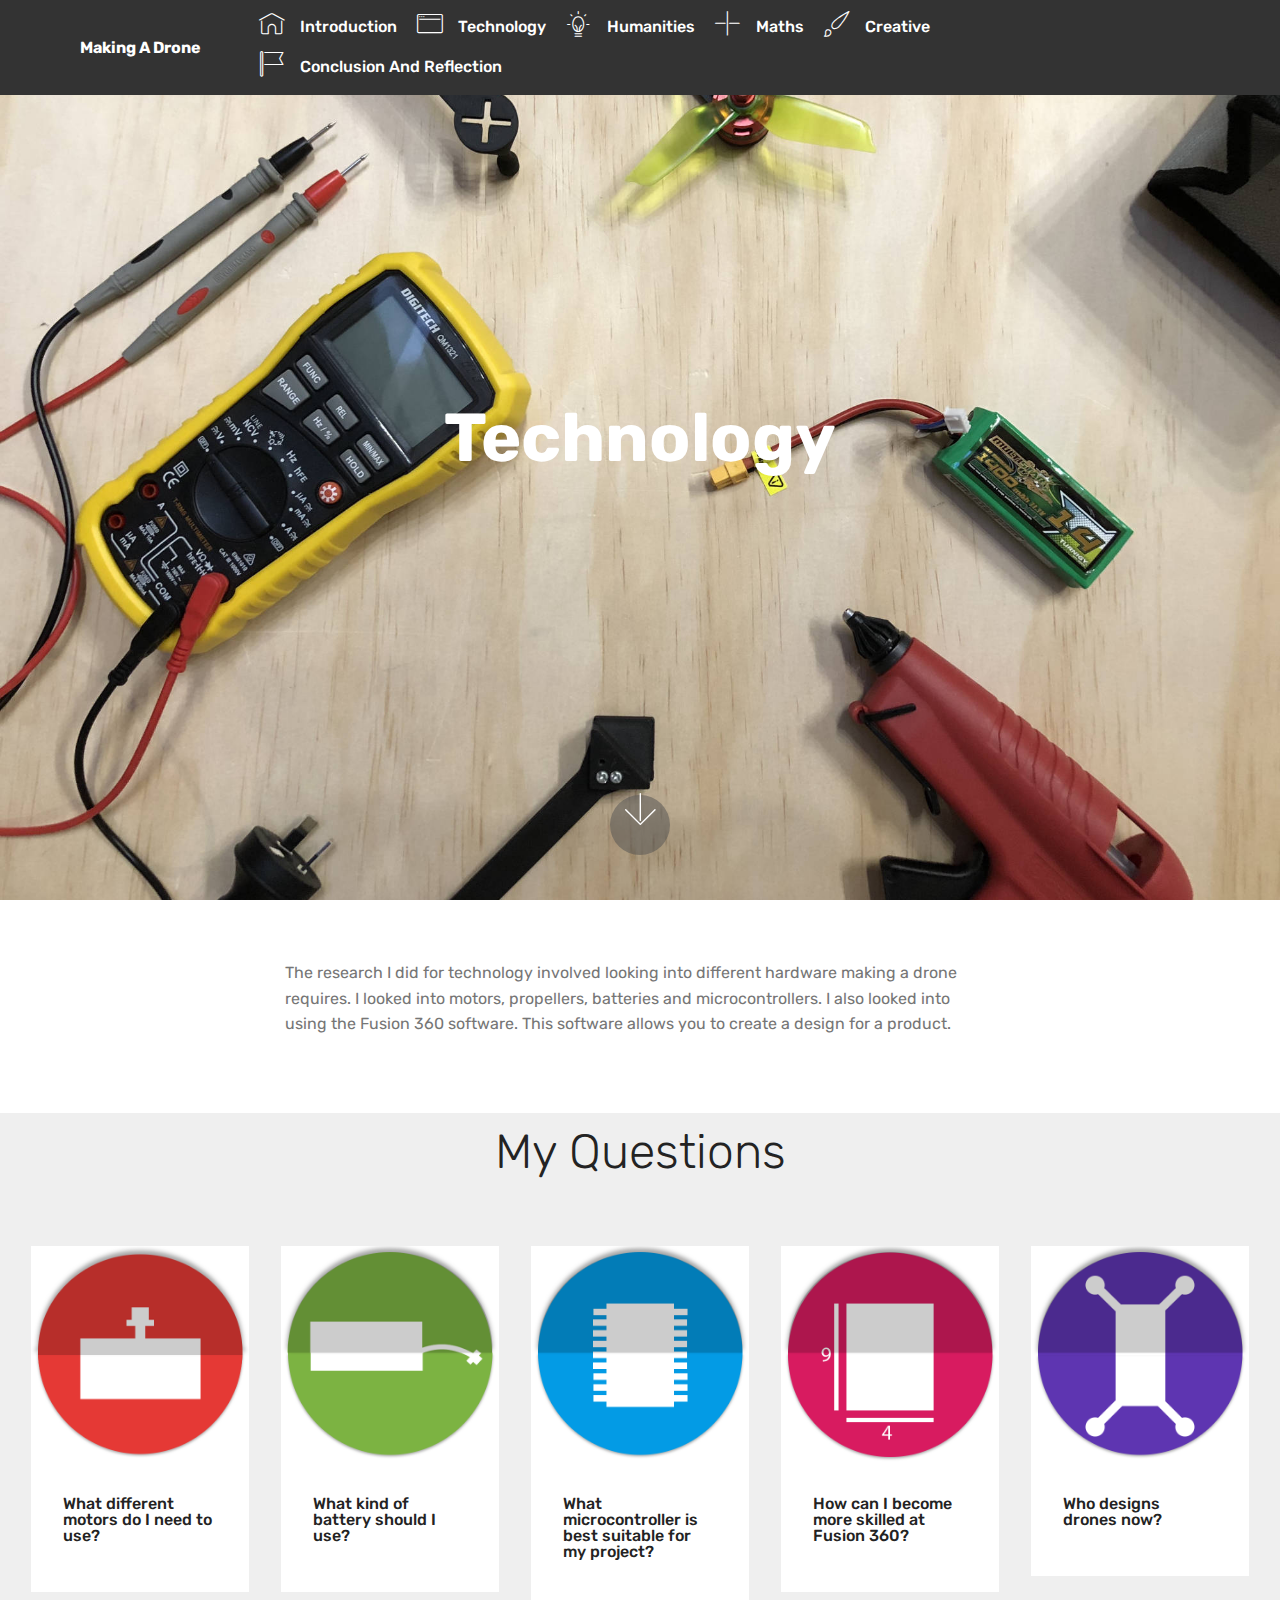
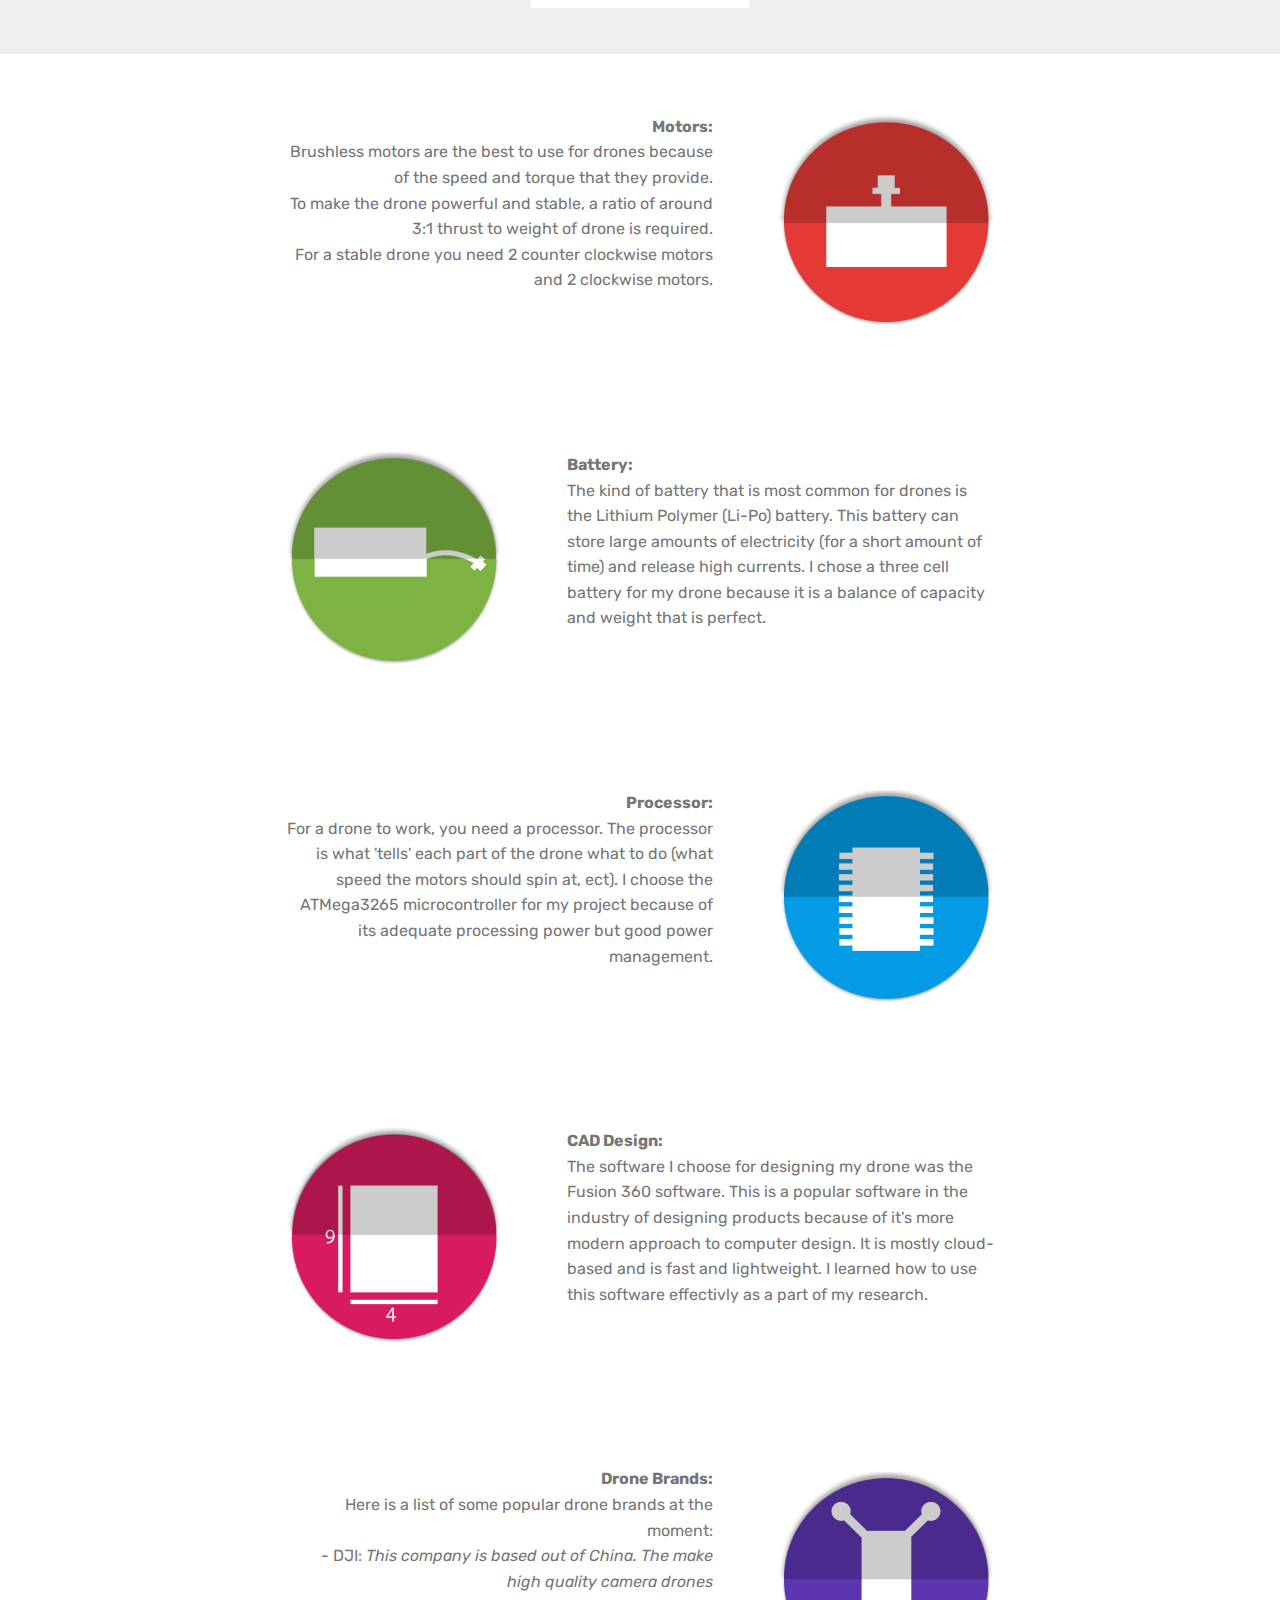
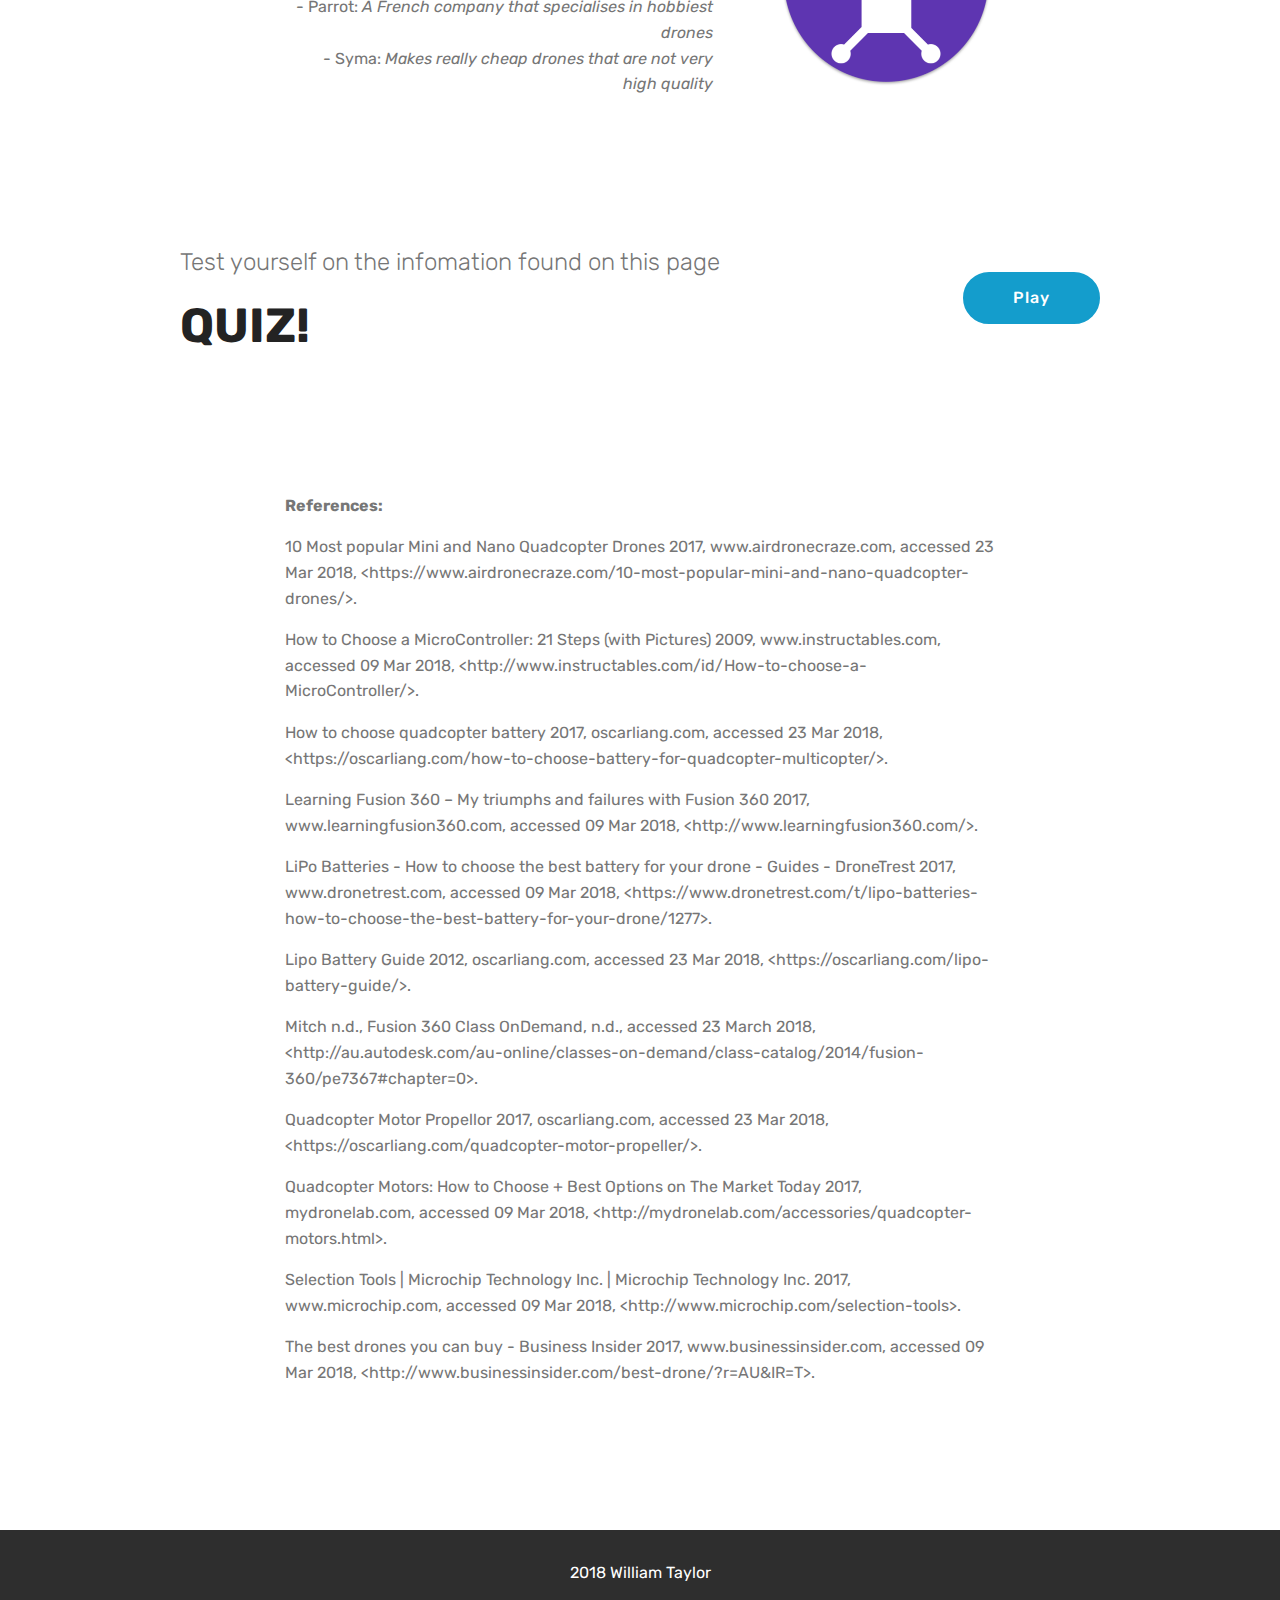
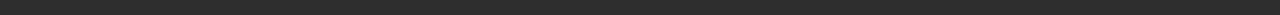
<file: tech.html>
<!DOCTYPE html>
<html >
<head>
  <!-- Site made with Mobirise Website Builder v4.7.2, https://mobirise.com -->
  <meta charset="UTF-8">
  <meta http-equiv="X-UA-Compatible" content="IE=edge">
  <meta name="generator" content="Mobirise v4.7.2, mobirise.com">
  <meta name="viewport" content="width=device-width, initial-scale=1, minimum-scale=1">
  <link rel="shortcut icon" href="assets/images/logo2.png" type="image/x-icon">
  <meta name="description" content="Site Builder Description">
  <title>Technology</title>
  <link rel="stylesheet" href="assets/web/assets/mobirise-icons/mobirise-icons.css">
  <link rel="stylesheet" href="assets/tether/tether.min.css">
  <link rel="stylesheet" href="assets/bootstrap/css/bootstrap.min.css">
  <link rel="stylesheet" href="assets/bootstrap/css/bootstrap-grid.min.css">
  <link rel="stylesheet" href="assets/bootstrap/css/bootstrap-reboot.min.css">
  <link rel="stylesheet" href="assets/dropdown/css/style.css">
  <link rel="stylesheet" href="assets/theme/css/style.css">
  <link rel="stylesheet" href="assets/mobirise/css/mbr-additional.css" type="text/css">
  
  
  
</head>
<body>
  <section class="menu cid-qPJi2hLPel" once="menu" id="menu1-1">

    

    <nav class="navbar navbar-expand beta-menu navbar-dropdown align-items-center navbar-fixed-top navbar-toggleable-sm">
        <button class="navbar-toggler navbar-toggler-right" type="button" data-toggle="collapse" data-target="#navbarSupportedContent" aria-controls="navbarSupportedContent" aria-expanded="false" aria-label="Toggle navigation">
            <div class="hamburger">
                <span></span>
                <span></span>
                <span></span>
                <span></span>
            </div>
        </button>
        <div class="menu-logo">
            <div class="navbar-brand">
                
                <span class="navbar-caption-wrap"><a class="navbar-caption text-white display-4" href="https://mobirise.com">Making A Drone</a></span>
            </div>
        </div>
        <div class="collapse navbar-collapse" id="navbarSupportedContent">
            <ul class="navbar-nav nav-dropdown nav-right" data-app-modern-menu="true"><li class="nav-item">
                    <a class="nav-link link text-white display-4" href="index.html">
                        <span class="mbri-home mbr-iconfont mbr-iconfont-btn"></span>&nbsp;Introduction</a>
                </li>
                <li class="nav-item">
                    <a class="nav-link link text-white display-4" href="tech.html"><span class="mbri-browse mbr-iconfont mbr-iconfont-btn"></span>
                        
                        Technology</a>
                </li><li class="nav-item"><a class="nav-link link text-white display-4" href="page2.html"><span class="mbri-idea mbr-iconfont mbr-iconfont-btn"></span>
                        
                        Humanities</a></li><li class="nav-item"><a class="nav-link link text-white display-4" href="page7.html"><span class="mbri-plus mbr-iconfont mbr-iconfont-btn"></span>
                        
                        Maths</a></li><li class="nav-item"><a class="nav-link link text-white display-4" href="page8.html"><span class="mbri-change-style mbr-iconfont mbr-iconfont-btn"></span>
                        
                        Creative</a></li><li class="nav-item"><a class="nav-link link text-white display-4" href="page8.html"><span class="mbri-flag mbr-iconfont mbr-iconfont-btn"></span>&nbsp;Conclusion And Reflection<br></a></li></ul>
            
        </div>
    </nav>
</section>

<section class="engine"><a href="https://mobirise.me/i">free website creation software</a></section><section class="cid-qPJr27UfEW mbr-fullscreen mbr-parallax-background" id="header2-a">

    

    

    <div class="container align-center">
        <div class="row justify-content-md-center">
            <div class="mbr-white col-md-10">
                <h1 class="mbr-section-title mbr-bold pb-3 mbr-fonts-style display-1">
                    Technology</h1>
                
                
                
            </div>
        </div>
    </div>
    <div class="mbr-arrow hidden-sm-down" aria-hidden="true">
        <a href="#next">
            <i class="mbri-down mbr-iconfont"></i>
        </a>
    </div>
</section>

<section class="mbr-section article content1 cid-qR2XUFqb5g" id="content1-c">
    
     

    <div class="container">
        <div class="media-container-row">
            <div class="mbr-text col-12 col-md-8 mbr-fonts-style display-7"><p>The research I did for technology involved looking into different hardware making a drone requires. I looked into motors, propellers, batteries and microcontrollers. I also looked into using the Fusion 360 software. This software allows you to create a design for a product.</p></div>
        </div>
    </div>
</section>

<section class="mbr-section content4 cid-qR36qLddju" id="content4-f">

    

    <div class="container">
        <div class="media-container-row">
            <div class="title col-12 col-md-8">
                <h2 class="align-center pb-3 mbr-fonts-style display-2">
                    My Questions</h2>
                
                
            </div>
        </div>
    </div>
</section>

<section class="features17 cid-qR36YZLr7u" id="features17-h">
    
    

    
    <div class="container-fluid">
        <div class="media-container-row">
            <div class="card p-3 col-12 col-md-6 my-col">
                <div class="card-wrapper">
                    <div class="card-img">
                        <img src="assets/images/artboard-1-500x500.png" alt="Mobirise" title="">
                    </div>
                    <div class="card-box">
                        <h4 class="card-title pb-3 mbr-fonts-style display-7"><div>What different motors do I need to use?
</div></h4>
                        
                    </div>
                </div>
            </div>

            <div class="card p-3 col-12 col-md-6 my-col">
                <div class="card-wrapper">
                    <div class="card-img">
                        <img src="assets/images/artboard-2-500x500.png" alt="Mobirise" title="">
                    </div>
                    <div class="card-box">
                        <h4 class="card-title pb-3 mbr-fonts-style display-7">What kind of battery should I use?</h4>
                        
                    </div>
                </div>
            </div>

            <div class="card p-3 col-12 col-md-6 my-col">
                <div class="card-wrapper">
                    <div class="card-img">
                        <img src="assets/images/artboard-3-500x500.png" alt="Mobirise" title="">
                    </div>
                    <div class="card-box">
                        <h4 class="card-title pb-3 mbr-fonts-style display-7">What microcontroller is best suitable for my project?</h4>
                        
                    </div>
                </div>
            </div>

            <div class="card p-3 col-12 col-md-6 my-col">
                <div class="card-wrapper">
                    <div class="card-img">
                        <img src="assets/images/artboard-4-500x500.png" alt="Mobirise" title="">
                    </div>
                    <div class="card-box">
                        <h4 class="card-title pb-3 mbr-fonts-style display-7">How can I become more skilled at Fusion 360?</h4>
                        
                    </div>
                </div>
            </div>
            <div class="card p-3 col-12 col-md-6 my-col">
                <div class="card-wrapper">
                    <div class="card-img">
                        <img src="assets/images/artboard-5-500x500.png" alt="Mobirise" title="">
                    </div>
                    <div class="card-box">
                        <h4 class="card-title pb-3 mbr-fonts-style display-7">Who designs drones now?</h4>
                        
                    </div>
                </div>
            </div>
            
        </div>
    </div>
</section>

<section class="mbr-section content7 cid-qR339zJlyV" id="content7-d">
          
    

    <div class="container">
        <div class="media-container-row">
            <div class="col-12 col-md-8">
                <div class="media-container-row">
                    <div class="media-content">
                        <div class="mbr-section-text">
                            <p class="mbr-text align-right mb-0 mbr-fonts-style display-7">
                               <strong>Motors:</strong><strong><br></strong>Brushless motors are the best to use for drones because of the speed and torque that they provide.<br>To make the drone powerful and stable, a ratio of around 3:1 thrust to weight of drone is required.<br>For a stable drone you need 2 counter clockwise motors and 2 clockwise motors.</p>
                        </div>
                    </div>
                    <div class="mbr-figure" style="width: 60%;">
                     <img src="assets/images/artboard-1-436x436.png" alt="Mobirise" title="">  
                    </div>
                </div>
            </div>
        </div>
    </div>
</section>

<section class="mbr-section content6 cid-qRHUwxKOWh" id="content6-j">
    
     
    
    <div class="container">
        <div class="media-container-row">
            <div class="col-12 col-md-8">
                <div class="media-container-row">
                    <div class="mbr-figure" style="width: 60%;">
                      <img src="assets/images/artboard-2-436x436.png" alt="Mobirise" title="">  
                    </div>
                    <div class="media-content">
                        <div class="mbr-section-text">
                            <p class="mbr-text mb-0 mbr-fonts-style display-7"><strong>Battery:</strong><br>The kind of battery that is most common for drones is the Lithium Polymer (Li-Po) battery. This battery can store large amounts of electricity (for a short amount of time) and release high currents. I chose a three cell battery for my drone because it is a balance of capacity and weight that is perfect.</p>
                        </div>
                    </div>
                </div>
            </div>
        </div>
    </div>
</section>

<section class="mbr-section content7 cid-qRHYa9pXBC" id="content7-k">
          
    

    <div class="container">
        <div class="media-container-row">
            <div class="col-12 col-md-8">
                <div class="media-container-row">
                    <div class="media-content">
                        <div class="mbr-section-text">
                            <p class="mbr-text align-right mb-0 mbr-fonts-style display-7"><strong>Processor:</strong><br>For a drone to work, you need a processor. The processor is what 'tells' each part of the drone what to do (what speed the motors should spin at, ect). I choose the ATMega3265 microcontroller for my project because of its adequate processing power but good power management.<br><br></p>
                        </div>
                    </div>
                    <div class="mbr-figure" style="width: 60%;">
                     <img src="assets/images/artboard-3-436x436.png" alt="Mobirise" title="">  
                    </div>
                </div>
            </div>
        </div>
    </div>
</section>

<section class="mbr-section content6 cid-qRHZTjqcwo" id="content6-l">
    
     
    
    <div class="container">
        <div class="media-container-row">
            <div class="col-12 col-md-8">
                <div class="media-container-row">
                    <div class="mbr-figure" style="width: 60%;">
                      <img src="assets/images/artboard-4-436x436.png" alt="Mobirise" title="">  
                    </div>
                    <div class="media-content">
                        <div class="mbr-section-text">
                            <p class="mbr-text mb-0 mbr-fonts-style display-7"><strong>CAD Design:</strong><br>The software I choose for designing my drone was the Fusion 360 software. This is a popular software in the industry of designing products because of it's more modern approach to computer design. It is mostly cloud-based and is fast and lightweight. I learned how to use this software effectivly as a part of my research.</p>
                        </div>
                    </div>
                </div>
            </div>
        </div>
    </div>
</section>

<section class="mbr-section content7 cid-qRI1zUSImZ" id="content7-m">
          
    

    <div class="container">
        <div class="media-container-row">
            <div class="col-12 col-md-8">
                <div class="media-container-row">
                    <div class="media-content">
                        <div class="mbr-section-text">
                            <p class="mbr-text align-right mb-0 mbr-fonts-style display-7"><strong>Drone Brands:</strong><br>Here is a list of some popular drone brands at the moment:<br>- DJI: <em>This company is based out of China. The make high quality camera drones</em><br>- Parrot: <em>A French company that specialises in hobbiest drones</em><br>- Syma: <em>Makes really cheap drones that are not very high quality</em></p>
                        </div>
                    </div>
                    <div class="mbr-figure" style="width: 60%;">
                     <img src="assets/images/artboard-5-436x436.png" alt="Mobirise" title="">  
                    </div>
                </div>
            </div>
        </div>
    </div>
</section>

<section class="mbr-section info1 cid-qRIclGER0o" id="info1-16">

    

    
    <div class="container">
        <div class="row justify-content-center content-row">
            <div class="media-container-column title col-12 col-lg-7 col-md-6">
                <h3 class="mbr-section-subtitle align-left mbr-light pb-3 mbr-fonts-style display-5">Test yourself on the infomation found on this page</h3>
                <h2 class="align-left mbr-bold mbr-fonts-style display-2">QUIZ!</h2>
            </div>
            <div class="media-container-column col-12 col-lg-3 col-md-4">
                <div class="mbr-section-btn align-right py-4"><a class="btn btn-primary display-4" href="page4.html">Play</a></div>
            </div>
        </div>
    </div>
</section>

<section class="mbr-section article content1 cid-qSn2SnCzK6" id="content1-2b">
    
     

    <div class="container">
        <div class="media-container-row">
            <div class="mbr-text col-12 col-md-8 mbr-fonts-style display-7"><p>
                <strong> References:</strong></p><p>10 Most popular Mini and Nano Quadcopter Drones 2017, www.airdronecraze.com, accessed 23 Mar 2018, &lt;https://www.airdronecraze.com/10-most-popular-mini-and-nano-quadcopter-drones/&gt;.
</p><p>How to Choose a MicroController: 21 Steps (with Pictures) 2009, www.instructables.com, accessed 09 Mar 2018, &lt;http://www.instructables.com/id/How-to-choose-a-MicroController/&gt;.
</p><p>How to choose quadcopter battery 2017, oscarliang.com, accessed 23 Mar 2018, &lt;https://oscarliang.com/how-to-choose-battery-for-quadcopter-multicopter/&gt;.
</p><p>Learning Fusion 360 – My triumphs and failures with Fusion 360 2017, www.learningfusion360.com, accessed 09 Mar 2018, &lt;http://www.learningfusion360.com/&gt;.
</p><p>LiPo Batteries - How to choose the best battery for your drone - Guides - DroneTrest 2017, www.dronetrest.com, accessed 09 Mar 2018, &lt;https://www.dronetrest.com/t/lipo-batteries-how-to-choose-the-best-battery-for-your-drone/1277&gt;.
</p><p>Lipo Battery Guide 2012, oscarliang.com, accessed 23 Mar 2018, &lt;https://oscarliang.com/lipo-battery-guide/&gt;.
</p><p>Mitch n.d., Fusion 360 Class OnDemand, n.d., accessed 23 March 2018, &lt;http://au.autodesk.com/au-online/classes-on-demand/class-catalog/2014/fusion-360/pe7367#chapter=0&gt;.
</p><p>Quadcopter Motor Propellor 2017, oscarliang.com, accessed 23 Mar 2018, &lt;https://oscarliang.com/quadcopter-motor-propeller/&gt;.
</p><p>Quadcopter Motors: How to Choose + Best Options on The Market Today 2017, mydronelab.com, accessed 09 Mar 2018, &lt;http://mydronelab.com/accessories/quadcopter-motors.html&gt;.
</p><p>Selection Tools | Microchip Technology Inc. | Microchip Technology Inc. 2017, www.microchip.com, accessed 09 Mar 2018, &lt;http://www.microchip.com/selection-tools&gt;.
</p><p>The best drones you can buy - Business Insider 2017, www.businessinsider.com, accessed 09 Mar 2018, &lt;http://www.businessinsider.com/best-drone/?r=AU&amp;IR=T&gt;.
</p><p><strong><br></strong></p><p><strong><br></strong></p></div>
        </div>
    </div>
</section>

<section once="" class="cid-qRI3AnlrYW" id="footer6-n">

    

    

    <div class="container">
        <div class="media-container-row align-center mbr-white">
            <div class="col-12">
                <p class="mbr-text mb-0 mbr-fonts-style display-7">
                    2018 William Taylor</p>
            </div>
        </div>
    </div>
</section>


  <script src="assets/web/assets/jquery/jquery.min.js"></script>
  <script src="assets/popper/popper.min.js"></script>
  <script src="assets/tether/tether.min.js"></script>
  <script src="assets/bootstrap/js/bootstrap.min.js"></script>
  <script src="assets/smoothscroll/smooth-scroll.js"></script>
  <script src="assets/dropdown/js/script.min.js"></script>
  <script src="assets/touchswipe/jquery.touch-swipe.min.js"></script>
  <script src="assets/parallax/jarallax.min.js"></script>
  <script src="assets/theme/js/script.js"></script>
  
  
</body>
</html>
</file>
<file: assets/web/assets/mobirise-icons/mobirise-icons.css>
@font-face {
  font-family: 'MobiriseIcons';
  src:  url('mobirise-icons.eot?spat4u');
  src:  url('mobirise-icons.eot?spat4u#iefix') format('embedded-opentype'),
    url('mobirise-icons.ttf?spat4u') format('truetype'),
    url('mobirise-icons.woff?spat4u') format('woff'),
    url('mobirise-icons.svg?spat4u#MobiriseIcons') format('svg');
  font-weight: normal;
  font-style: normal;
}

[class^="mbri-"], [class*=" mbri-"] {
  /* use !important to prevent issues with browser extensions that change fonts */
  font-family: MobiriseIcons !important;
  speak: none;
  font-style: normal;
  font-weight: normal;
  font-variant: normal;
  text-transform: none;
  line-height: 1;

  /* Better Font Rendering =========== */
  -webkit-font-smoothing: antialiased;
  -moz-osx-font-smoothing: grayscale;
}

.mbri-add-submenu:before {
  content: "\e900";
}
.mbri-alert:before {
  content: "\e901";
}
.mbri-align-center:before {
  content: "\e902";
}
.mbri-align-justify:before {
  content: "\e903";
}
.mbri-align-left:before {
  content: "\e904";
}
.mbri-align-right:before {
  content: "\e905";
}
.mbri-android:before {
  content: "\e906";
}
.mbri-apple:before {
  content: "\e907";
}
.mbri-arrow-down:before {
  content: "\e908";
}
.mbri-arrow-next:before {
  content: "\e909";
}
.mbri-arrow-prev:before {
  content: "\e90a";
}
.mbri-arrow-up:before {
  content: "\e90b";
}
.mbri-bold:before {
  content: "\e90c";
}
.mbri-bookmark:before {
  content: "\e90d";
}
.mbri-bootstrap:before {
  content: "\e90e";
}
.mbri-briefcase:before {
  content: "\e90f";
}
.mbri-browse:before {
  content: "\e910";
}
.mbri-bulleted-list:before {
  content: "\e911";
}
.mbri-calendar:before {
  content: "\e912";
}
.mbri-camera:before {
  content: "\e913";
}
.mbri-cart-add:before {
  content: "\e914";
}
.mbri-cart-full:before {
  content: "\e915";
}
.mbri-cash:before {
  content: "\e916";
}
.mbri-change-style:before {
  content: "\e917";
}
.mbri-chat:before {
  content: "\e918";
}
.mbri-clock:before {
  content: "\e919";
}
.mbri-close:before {
  content: "\e91a";
}
.mbri-cloud:before {
  content: "\e91b";
}
.mbri-code:before {
  content: "\e91c";
}
.mbri-contact-form:before {
  content: "\e91d";
}
.mbri-credit-card:before {
  content: "\e91e";
}
.mbri-cursor-click:before {
  content: "\e91f";
}
.mbri-cust-feedback:before {
  content: "\e920";
}
.mbri-database:before {
  content: "\e921";
}
.mbri-delivery:before {
  content: "\e922";
}
.mbri-desktop:before {
  content: "\e923";
}
.mbri-devices:before {
  content: "\e924";
}
.mbri-down:before {
  content: "\e925";
}
.mbri-download:before {
  content: "\e989";
}
.mbri-drag-n-drop:before {
  content: "\e927";
}
.mbri-drag-n-drop2:before {
  content: "\e928";
}
.mbri-edit:before {
  content: "\e929";
}
.mbri-edit2:before {
  content: "\e92a";
}
.mbri-error:before {
  content: "\e92b";
}
.mbri-extension:before {
  content: "\e92c";
}
.mbri-features:before {
  content: "\e92d";
}
.mbri-file:before {
  content: "\e92e";
}
.mbri-flag:before {
  content: "\e92f";
}
.mbri-folder:before {
  content: "\e930";
}
.mbri-gift:before {
  content: "\e931";
}
.mbri-github:before {
  content: "\e932";
}
.mbri-globe:before {
  content: "\e933";
}
.mbri-globe-2:before {
  content: "\e934";
}
.mbri-growing-chart:before {
  content: "\e935";
}
.mbri-hearth:before {
  content: "\e936";
}
.mbri-help:before {
  content: "\e937";
}
.mbri-home:before {
  content: "\e938";
}
.mbri-hot-cup:before {
  content: "\e939";
}
.mbri-idea:before {
  content: "\e93a";
}
.mbri-image-gallery:before {
  content: "\e93b";
}
.mbri-image-slider:before {
  content: "\e93c";
}
.mbri-info:before {
  content: "\e93d";
}
.mbri-italic:before {
  content: "\e93e";
}
.mbri-key:before {
  content: "\e93f";
}
.mbri-laptop:before {
  content: "\e940";
}
.mbri-layers:before {
  content: "\e941";
}
.mbri-left-right:before {
  content: "\e942";
}
.mbri-left:before {
  content: "\e943";
}
.mbri-letter:before {
  content: "\e944";
}
.mbri-like:before {
  content: "\e945";
}
.mbri-link:before {
  content: "\e946";
}
.mbri-lock:before {
  content: "\e947";
}
.mbri-login:before {
  content: "\e948";
}
.mbri-logout:before {
  content: "\e949";
}
.mbri-magic-stick:before {
  content: "\e94a";
}
.mbri-map-pin:before {
  content: "\e94b";
}
.mbri-menu:before {
  content: "\e94c";
}
.mbri-mobile:before {
  content: "\e94d";
}
.mbri-mobile2:before {
  content: "\e94e";
}
.mbri-mobirise:before {
  content: "\e94f";
}
.mbri-more-horizontal:before {
  content: "\e950";
}
.mbri-more-vertical:before {
  content: "\e951";
}
.mbri-music:before {
  content: "\e952";
}
.mbri-new-file:before {
  content: "\e953";
}
.mbri-numbered-list:before {
  content: "\e954";
}
.mbri-opened-folder:before {
  content: "\e955";
}
.mbri-pages:before {
  content: "\e956";
}
.mbri-paper-plane:before {
  content: "\e957";
}
.mbri-paperclip:before {
  content: "\e958";
}
.mbri-photo:before {
  content: "\e959";
}
.mbri-photos:before {
  content: "\e95a";
}
.mbri-pin:before {
  content: "\e95b";
}
.mbri-play:before {
  content: "\e95c";
}
.mbri-plus:before {
  content: "\e95d";
}
.mbri-preview:before {
  content: "\e95e";
}
.mbri-print:before {
  content: "\e95f";
}
.mbri-protect:before {
  content: "\e960";
}
.mbri-question:before {
  content: "\e961";
}
.mbri-quote-left:before {
  content: "\e962";
}
.mbri-quote-right:before {
  content: "\e963";
}
.mbri-refresh:before {
  content: "\e964";
}
.mbri-responsive:before {
  content: "\e965";
}
.mbri-right:before {
  content: "\e966";
}
.mbri-rocket:before {
  content: "\e967";
}
.mbri-sad-face:before {
  content: "\e968";
}
.mbri-sale:before {
  content: "\e969";
}
.mbri-save:before {
  content: "\e96a";
}
.mbri-search:before {
  content: "\e96b";
}
.mbri-setting:before {
  content: "\e96c";
}
.mbri-setting2:before {
  content: "\e96d";
}
.mbri-setting3:before {
  content: "\e96e";
}
.mbri-share:before {
  content: "\e96f";
}
.mbri-shopping-bag:before {
  content: "\e970";
}
.mbri-shopping-basket:before {
  content: "\e971";
}
.mbri-shopping-cart:before {
  content: "\e972";
}
.mbri-sites:before {
  content: "\e973";
}
.mbri-smile-face:before {
  content: "\e974";
}
.mbri-speed:before {
  content: "\e975";
}
.mbri-star:before {
  content: "\e976";
}
.mbri-success:before {
  content: "\e977";
}
.mbri-sun:before {
  content: "\e978";
}
.mbri-sun2:before {
  content: "\e979";
}
.mbri-tablet:before {
  content: "\e97a";
}
.mbri-tablet-vertical:before {
  content: "\e97b";
}
.mbri-target:before {
  content: "\e97c";
}
.mbri-timer:before {
  content: "\e97d";
}
.mbri-to-ftp:before {
  content: "\e97e";
}
.mbri-to-local-drive:before {
  content: "\e97f";
}
.mbri-touch-swipe:before {
  content: "\e980";
}
.mbri-touch:before {
  content: "\e981";
}
.mbri-trash:before {
  content: "\e982";
}
.mbri-underline:before {
  content: "\e983";
}
.mbri-unlink:before {
  content: "\e984";
}
.mbri-unlock:before {
  content: "\e985";
}
.mbri-up-down:before {
  content: "\e986";
}
.mbri-up:before {
  content: "\e987";
}
.mbri-update:before {
  content: "\e988";
}
.mbri-upload:before {
 content: "\e926"; 
}
.mbri-user:before {
  content: "\e98a";
}
.mbri-user2:before {
  content: "\e98b";
}
.mbri-users:before {
  content: "\e98c";
}
.mbri-video:before {
  content: "\e98d";
}
.mbri-video-play:before {
  content: "\e98e";
}
.mbri-watch:before {
  content: "\e98f";
}
.mbri-website-theme:before {
  content: "\e990";
}
.mbri-wifi:before {
  content: "\e991";
}
.mbri-windows:before {
  content: "\e992";
}
.mbri-zoom-out:before {
  content: "\e993";
}
.mbri-redo:before {
  content: "\e994";
}
.mbri-undo:before {
  content: "\e995";
}
</file>
<file: assets/dropdown/css/style.css>
.navbar-dropdown {
  left: 0;
  padding: 0;
  position: absolute;
  right: 0;
  top: 0;
  transition: all 0.45s ease;
  z-index: 1030;
  background: #282828; }
  .navbar-dropdown .navbar-logo {
    margin-right: 0.8rem;
    transition: margin 0.3s ease-in-out;
    vertical-align: middle; }
    .navbar-dropdown .navbar-logo img {
      height: 3.125rem;
      transition: all 0.3s ease-in-out; }
    .navbar-dropdown .navbar-logo.mbr-iconfont {
      font-size: 3.125rem;
      line-height: 3.125rem; }
  .navbar-dropdown .navbar-caption {
    font-weight: 700;
    white-space: normal;
    vertical-align: -4px;
    line-height: 3.125rem !important; }
    .navbar-dropdown .navbar-caption, .navbar-dropdown .navbar-caption:hover {
      color: inherit;
      text-decoration: none; }
  .navbar-dropdown .mbr-iconfont + .navbar-caption {
    vertical-align: -1px; }
  .navbar-dropdown.navbar-fixed-top {
    position: fixed; }
  .navbar-dropdown .navbar-brand span {
    vertical-align: -4px; }
  .navbar-dropdown.bg-color.transparent {
    background: none; }
  .navbar-dropdown.navbar-short .navbar-brand {
    padding: 0.625rem 0; }
    .navbar-dropdown.navbar-short .navbar-brand span {
      vertical-align: -1px; }
  .navbar-dropdown.navbar-short .navbar-caption {
    line-height: 2.375rem !important;
    vertical-align: -2px; }
  .navbar-dropdown.navbar-short .navbar-logo {
    margin-right: 0.5rem; }
    .navbar-dropdown.navbar-short .navbar-logo img {
      height: 2.375rem; }
    .navbar-dropdown.navbar-short .navbar-logo.mbr-iconfont {
      font-size: 2.375rem;
      line-height: 2.375rem; }
  .navbar-dropdown.navbar-short .mbr-table-cell {
    height: 3.625rem; }
  .navbar-dropdown .navbar-close {
    left: 0.6875rem;
    position: fixed;
    top: 0.75rem;
    z-index: 1000; }
  .navbar-dropdown .hamburger-icon {
    content: "";
    display: inline-block;
    vertical-align: middle;
    width: 16px;
    -webkit-box-shadow: 0 -6px 0 1px #282828,0 0 0 1px #282828,0 6px 0 1px #282828;
    -moz-box-shadow: 0 -6px 0 1px #282828,0 0 0 1px #282828,0 6px 0 1px #282828;
    box-shadow: 0 -6px 0 1px #282828,0 0 0 1px #282828,0 6px 0 1px #282828; }

.dropdown-menu .dropdown-toggle[data-toggle="dropdown-submenu"]::after {
  border-bottom: 0.35em solid transparent;
  border-left: 0.35em solid;
  border-right: 0;
  border-top: 0.35em solid transparent;
  margin-left: 0.3rem; }

.dropdown-menu .dropdown-item:focus {
  outline: 0; }

.nav-dropdown {
  font-size: 0.75rem;
  font-weight: 500;
  height: auto !important; }
  .nav-dropdown .nav-btn {
    padding-left: 1rem; }
  .nav-dropdown .link {
    margin: .667em 1.667em;
    font-weight: 500;
    padding: 0;
    transition: color .2s ease-in-out; }
    .nav-dropdown .link.dropdown-toggle {
      margin-right: 2.583em; }
      .nav-dropdown .link.dropdown-toggle::after {
        margin-left: .25rem;
        border-top: 0.35em solid;
        border-right: 0.35em solid transparent;
        border-left: 0.35em solid transparent;
        border-bottom: 0; }
      .nav-dropdown .link.dropdown-toggle[aria-expanded="true"] {
        margin: 0;
        padding: 0.667em 3.263em  0.667em 1.667em; }
  .nav-dropdown .link::after,
  .nav-dropdown .dropdown-item::after {
    color: inherit; }
  .nav-dropdown .btn {
    font-size: 0.75rem;
    font-weight: 700;
    letter-spacing: 0;
    margin-bottom: 0;
    padding-left: 1.25rem;
    padding-right: 1.25rem; }
  .nav-dropdown .dropdown-menu {
    border-radius: 0;
    border: 0;
    left: 0;
    margin: 0;
    padding-bottom: 1.25rem;
    padding-top: 1.25rem;
    position: relative; }
  .nav-dropdown .dropdown-submenu {
    margin-left: 0.125rem;
    top: 0; }
  .nav-dropdown .dropdown-item {
    font-weight: 500;
    line-height: 2;
    padding: 0.3846em 4.615em 0.3846em 1.5385em;
    position: relative;
    transition: color .2s ease-in-out, background-color .2s ease-in-out; }
    .nav-dropdown .dropdown-item::after {
      margin-top: -0.3077em;
      position: absolute;
      right: 1.1538em;
      top: 50%; }
    .nav-dropdown .dropdown-item:focus, .nav-dropdown .dropdown-item:hover {
      background: none; }

@media (max-width: 767px) {
  .nav-dropdown.navbar-toggleable-sm {
    bottom: 0;
    display: none;
    left: 0;
    overflow-x: hidden;
    position: fixed;
    top: 0;
    transform: translateX(-100%);
    -ms-transform: translateX(-100%);
    -webkit-transform: translateX(-100%);
    width: 18.75rem;
    z-index: 999; } }
.nav-dropdown.navbar-toggleable-xl {
  bottom: 0;
  display: none;
  left: 0;
  overflow-x: hidden;
  position: fixed;
  top: 0;
  transform: translateX(-100%);
  -ms-transform: translateX(-100%);
  -webkit-transform: translateX(-100%);
  width: 18.75rem;
  z-index: 999; }

.nav-dropdown-sm {
  display: block !important;
  overflow-x: hidden;
  overflow: auto;
  padding-top: 3.875rem; }
  .nav-dropdown-sm::after {
    content: "";
    display: block;
    height: 3rem;
    width: 100%; }
  .nav-dropdown-sm.collapse.in ~ .navbar-close {
    display: block !important; }
  .nav-dropdown-sm.collapsing, .nav-dropdown-sm.collapse.in {
    transform: translateX(0);
    -ms-transform: translateX(0);
    -webkit-transform: translateX(0);
    transition: all 0.25s ease-out;
    -webkit-transition: all 0.25s ease-out;
    background: #282828; }
  .nav-dropdown-sm.collapsing[aria-expanded="false"] {
    transform: translateX(-100%);
    -ms-transform: translateX(-100%);
    -webkit-transform: translateX(-100%); }
  .nav-dropdown-sm .nav-item {
    display: block;
    margin-left: 0 !important;
    padding-left: 0; }
  .nav-dropdown-sm .link,
  .nav-dropdown-sm .dropdown-item {
    border-top: 1px dotted rgba(255, 255, 255, 0.1);
    font-size: 0.8125rem;
    line-height: 1.6;
    margin: 0 !important;
    padding: 0.875rem 2.4rem 0.875rem 1.5625rem !important;
    position: relative;
    white-space: normal; }
    .nav-dropdown-sm .link:focus, .nav-dropdown-sm .link:hover,
    .nav-dropdown-sm .dropdown-item:focus,
    .nav-dropdown-sm .dropdown-item:hover {
      background: rgba(0, 0, 0, 0.2) !important;
      color: #c0a375; }
  .nav-dropdown-sm .nav-btn {
    position: relative;
    padding: 1.5625rem 1.5625rem 0 1.5625rem; }
    .nav-dropdown-sm .nav-btn::before {
      border-top: 1px dotted rgba(255, 255, 255, 0.1);
      content: "";
      left: 0;
      position: absolute;
      top: 0;
      width: 100%; }
    .nav-dropdown-sm .nav-btn + .nav-btn {
      padding-top: 0.625rem; }
      .nav-dropdown-sm .nav-btn + .nav-btn::before {
        display: none; }
  .nav-dropdown-sm .btn {
    padding: 0.625rem 0; }
  .nav-dropdown-sm .dropdown-toggle[data-toggle="dropdown-submenu"]::after {
    margin-left: .25rem;
    border-top: 0.35em solid;
    border-right: 0.35em solid transparent;
    border-left: 0.35em solid transparent;
    border-bottom: 0; }
  .nav-dropdown-sm .dropdown-toggle[data-toggle="dropdown-submenu"][aria-expanded="true"]::after {
    border-top: 0;
    border-right: 0.35em solid transparent;
    border-left: 0.35em solid transparent;
    border-bottom: 0.35em solid; }
  .nav-dropdown-sm .dropdown-menu {
    margin: 0;
    padding: 0;
    position: relative;
    top: 0;
    left: 0;
    width: 100%;
    border: 0;
    float: none;
    border-radius: 0;
    background: none; }
  .nav-dropdown-sm .dropdown-submenu {
    left: 100%;
    margin-left: 0.125rem;
    margin-top: -1.25rem;
    top: 0; }

.navbar-toggleable-sm .nav-dropdown .dropdown-menu {
  position: absolute; }

.navbar-toggleable-sm .nav-dropdown .dropdown-submenu {
  left: 100%;
  margin-left: 0.125rem;
  margin-top: -1.25rem;
  top: 0; }

.navbar-toggleable-sm.opened .nav-dropdown .dropdown-menu {
  position: relative; }

.navbar-toggleable-sm.opened .nav-dropdown .dropdown-submenu {
  left: 0;
  margin-left: 00rem;
  margin-top: 0rem;
  top: 0; }

.is-builder .nav-dropdown.collapsing {
  transition: none !important; }

/*# sourceMappingURL=style.css.map */
</file>
<file: assets/theme/css/style.css>
/*!
 * Mobirise v4 theme (https://mobirise.com/)
 * Copyright 2017 Mobirise
 */
section {
  background-color: #eeeeee; }

section,
.container,
.container-fluid {
  position: relative;
  word-wrap: break-word; }

a.mbr-iconfont:hover {
  text-decoration: none; }

.article .lead p, .article .lead ul, .article .lead ol, .article .lead pre, .article .lead blockquote {
  margin-bottom: 0; }

a {
  font-style: normal;
  font-weight: 400;
  cursor: pointer; }
  a, a:hover {
    text-decoration: none; }

figure {
  margin-bottom: 0; }

body {
  color: #232323; }

h1, h2, h3, h4, h5, h6,
.h1, .h2, .h3, .h4, .h5, .h6,
.display-1, .display-2, .display-3, .display-4 {
  line-height: 1;
  word-break: break-word;
  word-wrap: break-word; }

b, strong {
  font-weight: bold; }

blockquote {
  padding: 10px 0 10px 20px;
  position: relative;
  border-left: 2px solid;
  border-color: #ff3366; }

input:-webkit-autofill, input:-webkit-autofill:hover, input:-webkit-autofill:focus, input:-webkit-autofill:active {
  transition-delay: 9999s;
  transition-property: background-color, color; }

textarea[type="hidden"] {
  display: none; }

body {
  position: relative; }

section {
  background-position: 50% 50%;
  background-repeat: no-repeat;
  background-size: cover; }
  section .mbr-background-video,
  section .mbr-background-video-preview {
    position: absolute;
    bottom: 0;
    left: 0;
    right: 0;
    top: 0; }

.hidden {
  visibility: hidden; }

.mbr-z-index20 {
  z-index: 20; }

/*! Base colors */
.mbr-white {
  color: #ffffff; }

.mbr-black {
  color: #000000; }

.mbr-bg-white {
  background-color: #ffffff; }

.mbr-bg-black {
  background-color: #000000; }

/*! Text-aligns */
.align-left {
  text-align: left; }

.align-center {
  text-align: center; }

.align-right {
  text-align: right; }

@media (max-width: 767px) {
  .align-left, .align-center, .align-right, .mbr-section-btn, .mbr-section-title {
    text-align: center; } }
/*! Font-weight  */
.mbr-light {
  font-weight: 300; }

.mbr-regular {
  font-weight: 400; }

.mbr-semibold {
  font-weight: 500; }

.mbr-bold {
  font-weight: 700; }

/*! Media  */
.media-size-item {
  -webkit-flex: 1 1 auto;
  -moz-flex: 1 1 auto;
  -ms-flex: 1 1 auto;
  -o-flex: 1 1 auto;
  flex: 1 1 auto; }

.media-content {
  -webkit-flex-basis: 100%;
  flex-basis: 100%; }

.media-container-row {
  display: -ms-flexbox;
  display: -webkit-flex;
  display: flex;
  -webkit-flex-direction: row;
  -ms-flex-direction: row;
  flex-direction: row;
  -webkit-flex-wrap: wrap;
  -ms-flex-wrap: wrap;
  flex-wrap: wrap;
  -webkit-justify-content: center;
  -ms-flex-pack: center;
  justify-content: center;
  -webkit-align-content: center;
  -ms-flex-line-pack: center;
  align-content: center;
  -webkit-align-items: start;
  -ms-flex-align: start;
  align-items: start; }
  .media-container-row .media-size-item {
    width: 400px; }

.media-container-column {
  display: -ms-flexbox;
  display: -webkit-flex;
  display: flex;
  -webkit-flex-direction: column;
  -ms-flex-direction: column;
  flex-direction: column;
  -webkit-flex-wrap: wrap;
  -ms-flex-wrap: wrap;
  flex-wrap: wrap;
  -webkit-justify-content: center;
  -ms-flex-pack: center;
  justify-content: center;
  -webkit-align-content: center;
  -ms-flex-line-pack: center;
  align-content: center;
  -webkit-align-items: stretch;
  -ms-flex-align: stretch;
  align-items: stretch; }
  .media-container-column > * {
    width: 100%; }

@media (min-width: 992px) {
  .media-container-row {
    -webkit-flex-wrap: nowrap;
    -ms-flex-wrap: nowrap;
    flex-wrap: nowrap; } }
figure {
  overflow: hidden; }

figure[mbr-media-size] {
  transition: width 0.1s; }

.mbr-figure img, .mbr-figure iframe {
  display: block;
  width: 100%; }

.card {
  background-color: transparent;
  border: none; }

.card-img {
  text-align: center;
  flex-shrink: 0; }

.media {
  max-width: 100%;
  margin: 0 auto; }

.mbr-figure {
  -ms-flex-item-align: center;
  -ms-grid-row-align: center;
  -webkit-align-self: center;
  align-self: center; }

.media-container > div {
  max-width: 100%; }

.mbr-figure img, .card-img img {
  width: 100%; }

@media (max-width: 991px) {
  .media-size-item {
    width: auto !important; }

  .media {
    width: auto; }

  .mbr-figure {
    width: 100% !important; } }
/*! Buttons */
.mbr-section-btn {
  margin-left: -.25rem;
  margin-right: -.25rem;
  font-size: 0; }

nav .mbr-section-btn {
  margin-left: 0rem;
  margin-right: 0rem; }

/*! Btn icon margin */
.btn .mbr-iconfont, .btn.btn-sm .mbr-iconfont {
  cursor: pointer;
  margin-right: 0.5rem; }

.btn.btn-md .mbr-iconfont, .btn.btn-md .mbr-iconfont {
  margin-right: 0.8rem; }

.mbr-regular {
  font-weight: 400; }

.mbr-semibold {
  font-weight: 500; }

.mbr-bold {
  font-weight: 700; }

[type="submit"] {
  -webkit-appearance: none; }

/*! Full-screen */
.mbr-fullscreen .mbr-overlay {
  min-height: 100vh; }

.mbr-fullscreen {
  display: flex;
  display: -webkit-flex;
  display: -moz-flex;
  display: -ms-flex;
  display: -o-flex;
  align-items: center;
  -webkit-align-items: center;
  min-height: 100vh;
  padding-top: 3rem;
  padding-bottom: 3rem; }

/*! Map */
.map {
  height: 25rem;
  position: relative; }
  .map iframe {
    width: 100%;
    height: 100%; }

/* Form */
.form-asterisk {
  font-family: initial;
  position: absolute;
  top: -2px;
  font-weight: normal; }

/*! Scroll to top arrow */
.mbr-arrow-up {
  bottom: 25px;
  right: 90px;
  position: fixed;
  text-align: right;
  z-index: 5000;
  color: #ffffff;
  font-size: 32px;
  transform: rotate(180deg);
  -webkit-transform: rotate(180deg); }

.mbr-arrow-up a {
  background: rgba(0, 0, 0, 0.2);
  border-radius: 3px;
  color: #fff;
  display: inline-block;
  height: 60px;
  width: 60px;
  outline-style: none !important;
  position: relative;
  text-decoration: none;
  transition: all .3s ease-in-out;
  cursor: pointer;
  text-align: center; }
  .mbr-arrow-up a:hover {
    background-color: rgba(0, 0, 0, 0.4); }
  .mbr-arrow-up a i {
    line-height: 60px; }

.mbr-arrow-up-icon {
  display: block;
  color: #fff; }

.mbr-arrow-up-icon::before {
  content: "\203a";
  display: inline-block;
  font-family: serif;
  font-size: 32px;
  line-height: 1;
  font-style: normal;
  position: relative;
  top: 6px;
  left: -4px;
  -webkit-transform: rotate(-90deg);
  transform: rotate(-90deg); }

/*! Arrow Down */
.mbr-arrow {
  position: absolute;
  bottom: 45px;
  left: 50%;
  width: 60px;
  height: 60px;
  cursor: pointer;
  background-color: rgba(80, 80, 80, 0.5);
  border-radius: 50%;
  -webkit-transform: translateX(-50%);
  transform: translateX(-50%); }
  .mbr-arrow > a {
    display: inline-block;
    text-decoration: none;
    outline-style: none;
    -webkit-animation: arrowdown 1.7s ease-in-out infinite;
    animation: arrowdown 1.7s ease-in-out infinite; }
    .mbr-arrow > a > i {
      position: absolute;
      top: -2px;
      left: 15px;
      font-size: 2rem; }

@keyframes arrowdown {
  0% {
    transform: translateY(0px);
    -webkit-transform: translateY(0px); }
  50% {
    transform: translateY(-5px);
    -webkit-transform: translateY(-5px); }
  100% {
    transform: translateY(0px);
    -webkit-transform: translateY(0px); } }
@-webkit-keyframes arrowdown {
  0% {
    transform: translateY(0px);
    -webkit-transform: translateY(0px); }
  50% {
    transform: translateY(-5px);
    -webkit-transform: translateY(-5px); }
  100% {
    transform: translateY(0px);
    -webkit-transform: translateY(0px); } }
@media (max-width: 500px) {
  .mbr-arrow-up {
    left: 50%;
    right: auto;
    transform: translateX(-50%) rotate(180deg);
    -webkit-transform: translateX(-50%) rotate(180deg); } }
/*Gradients animation*/
@keyframes gradient-animation {
  from {
    background-position: 0% 100%;
    animation-timing-function: ease-in-out; }
  to {
    background-position: 100% 0%;
    animation-timing-function: ease-in-out; } }
@-webkit-keyframes gradient-animation {
  from {
    background-position: 0% 100%;
    animation-timing-function: ease-in-out; }
  to {
    background-position: 100% 0%;
    animation-timing-function: ease-in-out; } }
.bg-gradient {
  background-size: 200% 200%;
  animation: gradient-animation 5s infinite alternate;
  -webkit-animation: gradient-animation 5s infinite alternate; }

.menu .navbar-brand {
  display: -webkit-flex; }
  .menu .navbar-brand span {
    display: flex;
    display: -webkit-flex; }
  .menu .navbar-brand .navbar-caption-wrap {
    display: -webkit-flex; }
  .menu .navbar-brand .navbar-logo img {
    display: -webkit-flex; }
@media (min-width: 768px) and (max-width: 991px) {
  .menu .navbar-toggleable-sm .navbar-nav {
    display: -webkit-box;
    display: -webkit-flex;
    display: -ms-flexbox; } }
@media (min-width: 992px) {
  .menu .navbar-nav.nav-dropdown {
    display: -webkit-flex; }
  .menu .navbar-toggleable-sm .navbar-collapse {
    display: -webkit-flex !important; } }

/*# sourceMappingURL=style.css.map */
.engine {
	position: absolute;
	text-indent: -2400px;
	text-align: center;
	padding: 0;
	top: 0;
	left: -2400px;
}
</file>
<file: assets/mobirise/css/mbr-additional.css>
@import url(https://fonts.googleapis.com/css?family=Rubik:300,300i,400,400i,500,500i,700,700i,900,900i);





body {
  font-style: normal;
  line-height: 1.5;
}
.mbr-section-title {
  font-style: normal;
  line-height: 1.2;
}
.mbr-section-subtitle {
  line-height: 1.3;
}
.mbr-text {
  font-style: normal;
  line-height: 1.6;
}
.display-1 {
  font-family: 'Rubik', sans-serif;
  font-size: 4.25rem;
}
.display-1 > .mbr-iconfont {
  font-size: 6.8rem;
}
.display-2 {
  font-family: 'Rubik', sans-serif;
  font-size: 3rem;
}
.display-2 > .mbr-iconfont {
  font-size: 4.8rem;
}
.display-4 {
  font-family: 'Rubik', sans-serif;
  font-size: 1rem;
}
.display-4 > .mbr-iconfont {
  font-size: 1.6rem;
}
.display-5 {
  font-family: 'Rubik', sans-serif;
  font-size: 1.5rem;
}
.display-5 > .mbr-iconfont {
  font-size: 2.4rem;
}
.display-7 {
  font-family: 'Rubik', sans-serif;
  font-size: 1rem;
}
.display-7 > .mbr-iconfont {
  font-size: 1.6rem;
}
/* ---- Fluid typography for mobile devices ---- */
/* 1.4 - font scale ratio ( bootstrap == 1.42857 ) */
/* 100vw - current viewport width */
/* (48 - 20)  48 == 48rem == 768px, 20 == 20rem == 320px(minimal supported viewport) */
/* 0.65 - min scale variable, may vary */
@media (max-width: 768px) {
  .display-1 {
    font-size: 3.4rem;
    font-size: calc( 2.1374999999999997rem + (4.25 - 2.1374999999999997) * ((100vw - 20rem) / (48 - 20)));
    line-height: calc( 1.4 * (2.1374999999999997rem + (4.25 - 2.1374999999999997) * ((100vw - 20rem) / (48 - 20))));
  }
  .display-2 {
    font-size: 2.4rem;
    font-size: calc( 1.7rem + (3 - 1.7) * ((100vw - 20rem) / (48 - 20)));
    line-height: calc( 1.4 * (1.7rem + (3 - 1.7) * ((100vw - 20rem) / (48 - 20))));
  }
  .display-4 {
    font-size: 0.8rem;
    font-size: calc( 1rem + (1 - 1) * ((100vw - 20rem) / (48 - 20)));
    line-height: calc( 1.4 * (1rem + (1 - 1) * ((100vw - 20rem) / (48 - 20))));
  }
  .display-5 {
    font-size: 1.2rem;
    font-size: calc( 1.175rem + (1.5 - 1.175) * ((100vw - 20rem) / (48 - 20)));
    line-height: calc( 1.4 * (1.175rem + (1.5 - 1.175) * ((100vw - 20rem) / (48 - 20))));
  }
}
/* Buttons */
.btn {
  font-weight: 500;
  border-width: 2px;
  font-style: normal;
  letter-spacing: 1px;
  margin: .4rem .8rem;
  white-space: normal;
  -webkit-transition: all 0.3s ease-in-out;
  -moz-transition: all 0.3s ease-in-out;
  transition: all 0.3s ease-in-out;
  padding: 1rem 3rem;
  border-radius: 3px;
  display: inline-flex;
  align-items: center;
  justify-content: center;
  word-break: break-word;
}
.btn-sm {
  font-weight: 500;
  letter-spacing: 1px;
  -webkit-transition: all 0.3s ease-in-out;
  -moz-transition: all 0.3s ease-in-out;
  transition: all 0.3s ease-in-out;
  padding: 0.6rem 1.5rem;
  border-radius: 3px;
}
.btn-md {
  font-weight: 500;
  letter-spacing: 1px;
  margin: .4rem .8rem !important;
  -webkit-transition: all 0.3s ease-in-out;
  -moz-transition: all 0.3s ease-in-out;
  transition: all 0.3s ease-in-out;
  padding: 1rem 3rem;
  border-radius: 3px;
}
.btn-lg {
  font-weight: 500;
  letter-spacing: 1px;
  margin: .4rem .8rem !important;
  -webkit-transition: all 0.3s ease-in-out;
  -moz-transition: all 0.3s ease-in-out;
  transition: all 0.3s ease-in-out;
  padding: 1.2rem 3.2rem;
  border-radius: 3px;
}
.bg-primary {
  background-color: #149dcc !important;
}
.bg-success {
  background-color: #f7ed4a !important;
}
.bg-info {
  background-color: #82786e !important;
}
.bg-warning {
  background-color: #879a9f !important;
}
.bg-danger {
  background-color: #b1a374 !important;
}
.btn-primary,
.btn-primary:active {
  background-color: #149dcc !important;
  border-color: #149dcc !important;
  color: #ffffff !important;
}
.btn-primary:hover,
.btn-primary:focus,
.btn-primary.focus,
.btn-primary.active {
  color: #ffffff !important;
  background-color: #0d6786 !important;
  border-color: #0d6786 !important;
}
.btn-primary.disabled,
.btn-primary:disabled {
  color: #ffffff !important;
  background-color: #0d6786 !important;
  border-color: #0d6786 !important;
}
.btn-secondary,
.btn-secondary:active {
  background-color: #ff3366 !important;
  border-color: #ff3366 !important;
  color: #ffffff !important;
}
.btn-secondary:hover,
.btn-secondary:focus,
.btn-secondary.focus,
.btn-secondary.active {
  color: #ffffff !important;
  background-color: #e50039 !important;
  border-color: #e50039 !important;
}
.btn-secondary.disabled,
.btn-secondary:disabled {
  color: #ffffff !important;
  background-color: #e50039 !important;
  border-color: #e50039 !important;
}
.btn-info,
.btn-info:active {
  background-color: #82786e !important;
  border-color: #82786e !important;
  color: #ffffff !important;
}
.btn-info:hover,
.btn-info:focus,
.btn-info.focus,
.btn-info.active {
  color: #ffffff !important;
  background-color: #59524b !important;
  border-color: #59524b !important;
}
.btn-info.disabled,
.btn-info:disabled {
  color: #ffffff !important;
  background-color: #59524b !important;
  border-color: #59524b !important;
}
.btn-success,
.btn-success:active {
  background-color: #f7ed4a !important;
  border-color: #f7ed4a !important;
  color: #3f3c03 !important;
}
.btn-success:hover,
.btn-success:focus,
.btn-success.focus,
.btn-success.active {
  color: #3f3c03 !important;
  background-color: #eadd0a !important;
  border-color: #eadd0a !important;
}
.btn-success.disabled,
.btn-success:disabled {
  color: #3f3c03 !important;
  background-color: #eadd0a !important;
  border-color: #eadd0a !important;
}
.btn-warning,
.btn-warning:active {
  background-color: #879a9f !important;
  border-color: #879a9f !important;
  color: #ffffff !important;
}
.btn-warning:hover,
.btn-warning:focus,
.btn-warning.focus,
.btn-warning.active {
  color: #ffffff !important;
  background-color: #617479 !important;
  border-color: #617479 !important;
}
.btn-warning.disabled,
.btn-warning:disabled {
  color: #ffffff !important;
  background-color: #617479 !important;
  border-color: #617479 !important;
}
.btn-danger,
.btn-danger:active {
  background-color: #b1a374 !important;
  border-color: #b1a374 !important;
  color: #ffffff !important;
}
.btn-danger:hover,
.btn-danger:focus,
.btn-danger.focus,
.btn-danger.active {
  color: #ffffff !important;
  background-color: #8b7d4e !important;
  border-color: #8b7d4e !important;
}
.btn-danger.disabled,
.btn-danger:disabled {
  color: #ffffff !important;
  background-color: #8b7d4e !important;
  border-color: #8b7d4e !important;
}
.btn-white {
  color: #333333 !important;
}
.btn-white,
.btn-white:active {
  background-color: #ffffff !important;
  border-color: #ffffff !important;
  color: #808080 !important;
}
.btn-white:hover,
.btn-white:focus,
.btn-white.focus,
.btn-white.active {
  color: #808080 !important;
  background-color: #d9d9d9 !important;
  border-color: #d9d9d9 !important;
}
.btn-white.disabled,
.btn-white:disabled {
  color: #808080 !important;
  background-color: #d9d9d9 !important;
  border-color: #d9d9d9 !important;
}
.btn-black,
.btn-black:active {
  background-color: #333333 !important;
  border-color: #333333 !important;
  color: #ffffff !important;
}
.btn-black:hover,
.btn-black:focus,
.btn-black.focus,
.btn-black.active {
  color: #ffffff !important;
  background-color: #0d0d0d !important;
  border-color: #0d0d0d !important;
}
.btn-black.disabled,
.btn-black:disabled {
  color: #ffffff !important;
  background-color: #0d0d0d !important;
  border-color: #0d0d0d !important;
}
.btn-primary-outline,
.btn-primary-outline:active {
  background: none;
  border-color: #0b566f;
  color: #0b566f;
}
.btn-primary-outline:hover,
.btn-primary-outline:focus,
.btn-primary-outline.focus,
.btn-primary-outline.active {
  color: #ffffff;
  background-color: #149dcc;
  border-color: #149dcc;
}
.btn-primary-outline.disabled,
.btn-primary-outline:disabled {
  color: #ffffff !important;
  background-color: #149dcc !important;
  border-color: #149dcc !important;
}
.btn-secondary-outline,
.btn-secondary-outline:active {
  background: none;
  border-color: #cc0033;
  color: #cc0033;
}
.btn-secondary-outline:hover,
.btn-secondary-outline:focus,
.btn-secondary-outline.focus,
.btn-secondary-outline.active {
  color: #ffffff;
  background-color: #ff3366;
  border-color: #ff3366;
}
.btn-secondary-outline.disabled,
.btn-secondary-outline:disabled {
  color: #ffffff !important;
  background-color: #ff3366 !important;
  border-color: #ff3366 !important;
}
.btn-info-outline,
.btn-info-outline:active {
  background: none;
  border-color: #4b453f;
  color: #4b453f;
}
.btn-info-outline:hover,
.btn-info-outline:focus,
.btn-info-outline.focus,
.btn-info-outline.active {
  color: #ffffff;
  background-color: #82786e;
  border-color: #82786e;
}
.btn-info-outline.disabled,
.btn-info-outline:disabled {
  color: #ffffff !important;
  background-color: #82786e !important;
  border-color: #82786e !important;
}
.btn-success-outline,
.btn-success-outline:active {
  background: none;
  border-color: #d2c609;
  color: #d2c609;
}
.btn-success-outline:hover,
.btn-success-outline:focus,
.btn-success-outline.focus,
.btn-success-outline.active {
  color: #3f3c03;
  background-color: #f7ed4a;
  border-color: #f7ed4a;
}
.btn-success-outline.disabled,
.btn-success-outline:disabled {
  color: #3f3c03 !important;
  background-color: #f7ed4a !important;
  border-color: #f7ed4a !important;
}
.btn-warning-outline,
.btn-warning-outline:active {
  background: none;
  border-color: #55666b;
  color: #55666b;
}
.btn-warning-outline:hover,
.btn-warning-outline:focus,
.btn-warning-outline.focus,
.btn-warning-outline.active {
  color: #ffffff;
  background-color: #879a9f;
  border-color: #879a9f;
}
.btn-warning-outline.disabled,
.btn-warning-outline:disabled {
  color: #ffffff !important;
  background-color: #879a9f !important;
  border-color: #879a9f !important;
}
.btn-danger-outline,
.btn-danger-outline:active {
  background: none;
  border-color: #7a6e45;
  color: #7a6e45;
}
.btn-danger-outline:hover,
.btn-danger-outline:focus,
.btn-danger-outline.focus,
.btn-danger-outline.active {
  color: #ffffff;
  background-color: #b1a374;
  border-color: #b1a374;
}
.btn-danger-outline.disabled,
.btn-danger-outline:disabled {
  color: #ffffff !important;
  background-color: #b1a374 !important;
  border-color: #b1a374 !important;
}
.btn-black-outline,
.btn-black-outline:active {
  background: none;
  border-color: #000000;
  color: #000000;
}
.btn-black-outline:hover,
.btn-black-outline:focus,
.btn-black-outline.focus,
.btn-black-outline.active {
  color: #ffffff;
  background-color: #333333;
  border-color: #333333;
}
.btn-black-outline.disabled,
.btn-black-outline:disabled {
  color: #ffffff !important;
  background-color: #333333 !important;
  border-color: #333333 !important;
}
.btn-white-outline,
.btn-white-outline:active,
.btn-white-outline.active {
  background: none;
  border-color: #ffffff;
  color: #ffffff;
}
.btn-white-outline:hover,
.btn-white-outline:focus,
.btn-white-outline.focus {
  color: #333333;
  background-color: #ffffff;
  border-color: #ffffff;
}
.text-primary {
  color: #149dcc !important;
}
.text-secondary {
  color: #ff3366 !important;
}
.text-success {
  color: #f7ed4a !important;
}
.text-info {
  color: #82786e !important;
}
.text-warning {
  color: #879a9f !important;
}
.text-danger {
  color: #b1a374 !important;
}
.text-white {
  color: #ffffff !important;
}
.text-black {
  color: #000000 !important;
}
a.text-primary:hover,
a.text-primary:focus {
  color: #0b566f !important;
}
a.text-secondary:hover,
a.text-secondary:focus {
  color: #cc0033 !important;
}
a.text-success:hover,
a.text-success:focus {
  color: #d2c609 !important;
}
a.text-info:hover,
a.text-info:focus {
  color: #4b453f !important;
}
a.text-warning:hover,
a.text-warning:focus {
  color: #55666b !important;
}
a.text-danger:hover,
a.text-danger:focus {
  color: #7a6e45 !important;
}
a.text-white:hover,
a.text-white:focus {
  color: #b3b3b3 !important;
}
a.text-black:hover,
a.text-black:focus {
  color: #4d4d4d !important;
}
.alert-success {
  background-color: #70c770;
}
.alert-info {
  background-color: #82786e;
}
.alert-warning {
  background-color: #879a9f;
}
.alert-danger {
  background-color: #b1a374;
}
.mbr-section-btn a.btn:not(.btn-form) {
  border-radius: 100px;
}
.mbr-section-btn a.btn:not(.btn-form):hover,
.mbr-section-btn a.btn:not(.btn-form):focus {
  box-shadow: none !important;
}
.mbr-section-btn a.btn:not(.btn-form):hover,
.mbr-section-btn a.btn:not(.btn-form):focus {
  box-shadow: 0 10px 40px 0 rgba(0, 0, 0, 0.2) !important;
  -webkit-box-shadow: 0 10px 40px 0 rgba(0, 0, 0, 0.2) !important;
}
.mbr-gallery-filter li a {
  border-radius: 100px !important;
}
.mbr-gallery-filter li.active .btn {
  background-color: #149dcc;
  border-color: #149dcc;
  color: #ffffff;
}
.mbr-gallery-filter li.active .btn:focus {
  box-shadow: none;
}
.nav-tabs .nav-link {
  border-radius: 100px !important;
}
.btn-form {
  border-radius: 0;
}
.btn-form:hover {
  cursor: pointer;
}
a,
a:hover {
  color: #149dcc;
}
.mbr-plan-header.bg-primary .mbr-plan-subtitle,
.mbr-plan-header.bg-primary .mbr-plan-price-desc {
  color: #b4e6f8;
}
.mbr-plan-header.bg-success .mbr-plan-subtitle,
.mbr-plan-header.bg-success .mbr-plan-price-desc {
  color: #ffffff;
}
.mbr-plan-header.bg-info .mbr-plan-subtitle,
.mbr-plan-header.bg-info .mbr-plan-price-desc {
  color: #beb8b2;
}
.mbr-plan-header.bg-warning .mbr-plan-subtitle,
.mbr-plan-header.bg-warning .mbr-plan-price-desc {
  color: #ced6d8;
}
.mbr-plan-header.bg-danger .mbr-plan-subtitle,
.mbr-plan-header.bg-danger .mbr-plan-price-desc {
  color: #dfd9c6;
}
/* Scroll to top button*/
.scrollToTop_wraper {
  display: none;
}
#scrollToTop a i:before {
  content: '';
  position: absolute;
  height: 40%;
  top: 25%;
  background: #fff;
  width: 2px;
  left: calc(50% - 1px);
}
#scrollToTop a i:after {
  content: '';
  position: absolute;
  display: block;
  border-top: 2px solid #fff;
  border-right: 2px solid #fff;
  width: 40%;
  height: 40%;
  left: 30%;
  bottom: 30%;
  transform: rotate(135deg);
}
/* Others*/
.note-check a[data-value=Rubik] {
  font-style: normal;
}
.mbr-arrow a {
  color: #ffffff;
}
@media (max-width: 767px) {
  .mbr-arrow {
    display: none;
  }
}
.form-control-label {
  position: relative;
  cursor: pointer;
  margin-bottom: .357em;
  padding: 0;
}
.alert {
  color: #ffffff;
  border-radius: 0;
  border: 0;
  font-size: .875rem;
  line-height: 1.5;
  margin-bottom: 1.875rem;
  padding: 1.25rem;
  position: relative;
}
.alert.alert-form::after {
  background-color: inherit;
  bottom: -7px;
  content: "";
  display: block;
  height: 14px;
  left: 50%;
  margin-left: -7px;
  position: absolute;
  transform: rotate(45deg);
  width: 14px;
}
.form-control {
  background-color: #f5f5f5;
  box-shadow: none;
  color: #565656;
  font-family: 'Rubik', sans-serif;
  font-size: 1rem;
  line-height: 1.43;
  min-height: 3.5em;
  padding: 1.07em .5em;
}
.form-control > .mbr-iconfont {
  font-size: 1.6rem;
}
.form-control,
.form-control:focus {
  border: 1px solid #e8e8e8;
}
.form-active .form-control:invalid {
  border-color: red;
}
.mbr-overlay {
  background-color: #000;
  bottom: 0;
  left: 0;
  opacity: .5;
  position: absolute;
  right: 0;
  top: 0;
  z-index: 0;
}
blockquote {
  font-style: italic;
  padding: 10px 0 10px 20px;
  font-size: 1.09rem;
  position: relative;
  border-color: #149dcc;
  border-width: 3px;
}
ul,
ol,
pre,
blockquote {
  margin-bottom: 2.3125rem;
}
pre {
  background: #f4f4f4;
  padding: 10px 24px;
  white-space: pre-wrap;
}
.inactive {
  -webkit-user-select: none;
  -moz-user-select: none;
  -ms-user-select: none;
  user-select: none;
  pointer-events: none;
  -webkit-user-drag: none;
  user-drag: none;
}
.mbr-section__comments .row {
  justify-content: center;
}
/* Forms */
.mbr-form .btn {
  margin: .4rem 0;
}
.mbr-form .input-group-btn a.btn {
  border-radius: 100px !important;
}
.mbr-form .input-group-btn a.btn:hover {
  box-shadow: 0 10px 40px 0 rgba(0, 0, 0, 0.2);
}
.mbr-form .input-group-btn button[type="submit"] {
  border-radius: 100px !important;
  padding: 1rem 3rem;
}
.mbr-form .input-group-btn button[type="submit"]:hover {
  box-shadow: 0 10px 40px 0 rgba(0, 0, 0, 0.2);
}
.form2 .form-control {
  border-top-left-radius: 100px;
  border-bottom-left-radius: 100px;
}
.form2 .input-group-btn a.btn {
  border-top-left-radius: 0 !important;
  border-bottom-left-radius: 0 !important;
}
.form2 .input-group-btn button[type="submit"] {
  border-top-left-radius: 0 !important;
  border-bottom-left-radius: 0 !important;
}
.form3 input[type="email"] {
  border-radius: 100px !important;
}
@media (max-width: 349px) {
  .form2 input[type="email"] {
    border-radius: 100px !important;
  }
  .form2 .input-group-btn a.btn {
    border-radius: 100px !important;
  }
  .form2 .input-group-btn button[type="submit"] {
    border-radius: 100px !important;
  }
}
@media (max-width: 767px) {
  .btn {
    font-size: .75rem !important;
  }
  .btn .mbr-iconfont {
    font-size: 1rem !important;
  }
}
/* Social block */
.btn-social {
  font-size: 20px;
  border-radius: 50%;
  padding: 0;
  width: 44px;
  height: 44px;
  line-height: 44px;
  text-align: center;
  position: relative;
  border: 2px solid #c0a375;
  border-color: #149dcc;
  color: #232323;
  cursor: pointer;
}
.btn-social i {
  top: 0;
  line-height: 44px;
  width: 44px;
}
.btn-social:hover {
  color: #fff;
  background: #149dcc;
}
.btn-social + .btn {
  margin-left: .1rem;
}
/* Footer */
.mbr-footer-content li::before,
.mbr-footer .mbr-contacts li::before {
  background: #149dcc;
}
.mbr-footer-content li a:hover,
.mbr-footer .mbr-contacts li a:hover {
  color: #149dcc;
}
.footer3 input[type="email"],
.footer4 input[type="email"] {
  border-radius: 100px !important;
}
.footer3 .input-group-btn a.btn,
.footer4 .input-group-btn a.btn {
  border-radius: 100px !important;
}
.footer3 .input-group-btn button[type="submit"],
.footer4 .input-group-btn button[type="submit"] {
  border-radius: 100px !important;
}
/* Headers*/
.header13 .form-inline input[type="email"],
.header14 .form-inline input[type="email"] {
  border-radius: 100px;
}
.header13 .form-inline input[type="text"],
.header14 .form-inline input[type="text"] {
  border-radius: 100px;
}
.header13 .form-inline input[type="tel"],
.header14 .form-inline input[type="tel"] {
  border-radius: 100px;
}
.header13 .form-inline a.btn,
.header14 .form-inline a.btn {
  border-radius: 100px;
}
.header13 .form-inline button,
.header14 .form-inline button {
  border-radius: 100px !important;
}
.offset-1 {
  margin-left: 8.33333%;
}
.offset-2 {
  margin-left: 16.66667%;
}
.offset-3 {
  margin-left: 25%;
}
.offset-4 {
  margin-left: 33.33333%;
}
.offset-5 {
  margin-left: 41.66667%;
}
.offset-6 {
  margin-left: 50%;
}
.offset-7 {
  margin-left: 58.33333%;
}
.offset-8 {
  margin-left: 66.66667%;
}
.offset-9 {
  margin-left: 75%;
}
.offset-10 {
  margin-left: 83.33333%;
}
.offset-11 {
  margin-left: 91.66667%;
}
@media (min-width: 576px) {
  .offset-sm-0 {
    margin-left: 0%;
  }
  .offset-sm-1 {
    margin-left: 8.33333%;
  }
  .offset-sm-2 {
    margin-left: 16.66667%;
  }
  .offset-sm-3 {
    margin-left: 25%;
  }
  .offset-sm-4 {
    margin-left: 33.33333%;
  }
  .offset-sm-5 {
    margin-left: 41.66667%;
  }
  .offset-sm-6 {
    margin-left: 50%;
  }
  .offset-sm-7 {
    margin-left: 58.33333%;
  }
  .offset-sm-8 {
    margin-left: 66.66667%;
  }
  .offset-sm-9 {
    margin-left: 75%;
  }
  .offset-sm-10 {
    margin-left: 83.33333%;
  }
  .offset-sm-11 {
    margin-left: 91.66667%;
  }
}
@media (min-width: 768px) {
  .offset-md-0 {
    margin-left: 0%;
  }
  .offset-md-1 {
    margin-left: 8.33333%;
  }
  .offset-md-2 {
    margin-left: 16.66667%;
  }
  .offset-md-3 {
    margin-left: 25%;
  }
  .offset-md-4 {
    margin-left: 33.33333%;
  }
  .offset-md-5 {
    margin-left: 41.66667%;
  }
  .offset-md-6 {
    margin-left: 50%;
  }
  .offset-md-7 {
    margin-left: 58.33333%;
  }
  .offset-md-8 {
    margin-left: 66.66667%;
  }
  .offset-md-9 {
    margin-left: 75%;
  }
  .offset-md-10 {
    margin-left: 83.33333%;
  }
  .offset-md-11 {
    margin-left: 91.66667%;
  }
}
@media (min-width: 992px) {
  .offset-lg-0 {
    margin-left: 0%;
  }
  .offset-lg-1 {
    margin-left: 8.33333%;
  }
  .offset-lg-2 {
    margin-left: 16.66667%;
  }
  .offset-lg-3 {
    margin-left: 25%;
  }
  .offset-lg-4 {
    margin-left: 33.33333%;
  }
  .offset-lg-5 {
    margin-left: 41.66667%;
  }
  .offset-lg-6 {
    margin-left: 50%;
  }
  .offset-lg-7 {
    margin-left: 58.33333%;
  }
  .offset-lg-8 {
    margin-left: 66.66667%;
  }
  .offset-lg-9 {
    margin-left: 75%;
  }
  .offset-lg-10 {
    margin-left: 83.33333%;
  }
  .offset-lg-11 {
    margin-left: 91.66667%;
  }
}
@media (min-width: 1200px) {
  .offset-xl-0 {
    margin-left: 0%;
  }
  .offset-xl-1 {
    margin-left: 8.33333%;
  }
  .offset-xl-2 {
    margin-left: 16.66667%;
  }
  .offset-xl-3 {
    margin-left: 25%;
  }
  .offset-xl-4 {
    margin-left: 33.33333%;
  }
  .offset-xl-5 {
    margin-left: 41.66667%;
  }
  .offset-xl-6 {
    margin-left: 50%;
  }
  .offset-xl-7 {
    margin-left: 58.33333%;
  }
  .offset-xl-8 {
    margin-left: 66.66667%;
  }
  .offset-xl-9 {
    margin-left: 75%;
  }
  .offset-xl-10 {
    margin-left: 83.33333%;
  }
  .offset-xl-11 {
    margin-left: 91.66667%;
  }
}
.navbar-toggler {
  -webkit-align-self: flex-start;
  -ms-flex-item-align: start;
  align-self: flex-start;
  padding: 0.25rem 0.75rem;
  font-size: 1.25rem;
  line-height: 1;
  background: transparent;
  border: 1px solid transparent;
  -webkit-border-radius: 0.25rem;
  border-radius: 0.25rem;
}
.navbar-toggler:focus,
.navbar-toggler:hover {
  text-decoration: none;
}
.navbar-toggler-icon {
  display: inline-block;
  width: 1.5em;
  height: 1.5em;
  vertical-align: middle;
  content: "";
  background: no-repeat center center;
  -webkit-background-size: 100% 100%;
  -o-background-size: 100% 100%;
  background-size: 100% 100%;
}
.navbar-toggler-left {
  position: absolute;
  left: 1rem;
}
.navbar-toggler-right {
  position: absolute;
  right: 1rem;
}
@media (max-width: 575px) {
  .navbar-toggleable .navbar-nav .dropdown-menu {
    position: static;
    float: none;
  }
  .navbar-toggleable > .container {
    padding-right: 0;
    padding-left: 0;
  }
}
@media (min-width: 576px) {
  .navbar-toggleable {
    -webkit-box-orient: horizontal;
    -webkit-box-direction: normal;
    -webkit-flex-direction: row;
    -ms-flex-direction: row;
    flex-direction: row;
    -webkit-flex-wrap: nowrap;
    -ms-flex-wrap: nowrap;
    flex-wrap: nowrap;
    -webkit-box-align: center;
    -webkit-align-items: center;
    -ms-flex-align: center;
    align-items: center;
  }
  .navbar-toggleable .navbar-nav {
    -webkit-box-orient: horizontal;
    -webkit-box-direction: normal;
    -webkit-flex-direction: row;
    -ms-flex-direction: row;
    flex-direction: row;
  }
  .navbar-toggleable .navbar-nav .nav-link {
    padding-right: .5rem;
    padding-left: .5rem;
  }
  .navbar-toggleable > .container {
    display: -webkit-box;
    display: -webkit-flex;
    display: -ms-flexbox;
    display: flex;
    -webkit-flex-wrap: nowrap;
    -ms-flex-wrap: nowrap;
    flex-wrap: nowrap;
    -webkit-box-align: center;
    -webkit-align-items: center;
    -ms-flex-align: center;
    align-items: center;
  }
  .navbar-toggleable .navbar-collapse {
    display: -webkit-box !important;
    display: -webkit-flex !important;
    display: -ms-flexbox !important;
    display: flex !important;
    width: 100%;
  }
  .navbar-toggleable .navbar-toggler {
    display: none;
  }
}
@media (max-width: 767px) {
  .navbar-toggleable-sm .navbar-nav .dropdown-menu {
    position: static;
    float: none;
  }
  .navbar-toggleable-sm > .container {
    padding-right: 0;
    padding-left: 0;
  }
}
@media (min-width: 768px) {
  .navbar-toggleable-sm {
    -webkit-box-orient: horizontal;
    -webkit-box-direction: normal;
    -webkit-flex-direction: row;
    -ms-flex-direction: row;
    flex-direction: row;
    -webkit-flex-wrap: nowrap;
    -ms-flex-wrap: nowrap;
    flex-wrap: nowrap;
    -webkit-box-align: center;
    -webkit-align-items: center;
    -ms-flex-align: center;
    align-items: center;
  }
  .navbar-toggleable-sm .navbar-nav {
    -webkit-box-orient: horizontal;
    -webkit-box-direction: normal;
    -webkit-flex-direction: row;
    -ms-flex-direction: row;
    flex-direction: row;
  }
  .navbar-toggleable-sm .navbar-nav .nav-link {
    padding-right: .5rem;
    padding-left: .5rem;
  }
  .navbar-toggleable-sm > .container {
    display: -webkit-box;
    display: -webkit-flex;
    display: -ms-flexbox;
    display: flex;
    -webkit-flex-wrap: nowrap;
    -ms-flex-wrap: nowrap;
    flex-wrap: nowrap;
    -webkit-box-align: center;
    -webkit-align-items: center;
    -ms-flex-align: center;
    align-items: center;
  }
  .navbar-toggleable-sm .navbar-collapse {
    display: -webkit-box !important;
    display: -webkit-flex !important;
    display: -ms-flexbox !important;
    display: flex !important;
    width: 100%;
  }
  .navbar-toggleable-sm .navbar-toggler {
    display: none;
  }
}
@media (max-width: 991px) {
  .navbar-toggleable-md .navbar-nav .dropdown-menu {
    position: static;
    float: none;
  }
  .navbar-toggleable-md > .container {
    padding-right: 0;
    padding-left: 0;
  }
}
@media (min-width: 992px) {
  .navbar-toggleable-md {
    -webkit-box-orient: horizontal;
    -webkit-box-direction: normal;
    -webkit-flex-direction: row;
    -ms-flex-direction: row;
    flex-direction: row;
    -webkit-flex-wrap: nowrap;
    -ms-flex-wrap: nowrap;
    flex-wrap: nowrap;
    -webkit-box-align: center;
    -webkit-align-items: center;
    -ms-flex-align: center;
    align-items: center;
  }
  .navbar-toggleable-md .navbar-nav {
    -webkit-box-orient: horizontal;
    -webkit-box-direction: normal;
    -webkit-flex-direction: row;
    -ms-flex-direction: row;
    flex-direction: row;
  }
  .navbar-toggleable-md .navbar-nav .nav-link {
    padding-right: .5rem;
    padding-left: .5rem;
  }
  .navbar-toggleable-md > .container {
    display: -webkit-box;
    display: -webkit-flex;
    display: -ms-flexbox;
    display: flex;
    -webkit-flex-wrap: nowrap;
    -ms-flex-wrap: nowrap;
    flex-wrap: nowrap;
    -webkit-box-align: center;
    -webkit-align-items: center;
    -ms-flex-align: center;
    align-items: center;
  }
  .navbar-toggleable-md .navbar-collapse {
    display: -webkit-box !important;
    display: -webkit-flex !important;
    display: -ms-flexbox !important;
    display: flex !important;
    width: 100%;
  }
  .navbar-toggleable-md .navbar-toggler {
    display: none;
  }
}
@media (max-width: 1199px) {
  .navbar-toggleable-lg .navbar-nav .dropdown-menu {
    position: static;
    float: none;
  }
  .navbar-toggleable-lg > .container {
    padding-right: 0;
    padding-left: 0;
  }
}
@media (min-width: 1200px) {
  .navbar-toggleable-lg {
    -webkit-box-orient: horizontal;
    -webkit-box-direction: normal;
    -webkit-flex-direction: row;
    -ms-flex-direction: row;
    flex-direction: row;
    -webkit-flex-wrap: nowrap;
    -ms-flex-wrap: nowrap;
    flex-wrap: nowrap;
    -webkit-box-align: center;
    -webkit-align-items: center;
    -ms-flex-align: center;
    align-items: center;
  }
  .navbar-toggleable-lg .navbar-nav {
    -webkit-box-orient: horizontal;
    -webkit-box-direction: normal;
    -webkit-flex-direction: row;
    -ms-flex-direction: row;
    flex-direction: row;
  }
  .navbar-toggleable-lg .navbar-nav .nav-link {
    padding-right: .5rem;
    padding-left: .5rem;
  }
  .navbar-toggleable-lg > .container {
    display: -webkit-box;
    display: -webkit-flex;
    display: -ms-flexbox;
    display: flex;
    -webkit-flex-wrap: nowrap;
    -ms-flex-wrap: nowrap;
    flex-wrap: nowrap;
    -webkit-box-align: center;
    -webkit-align-items: center;
    -ms-flex-align: center;
    align-items: center;
  }
  .navbar-toggleable-lg .navbar-collapse {
    display: -webkit-box !important;
    display: -webkit-flex !important;
    display: -ms-flexbox !important;
    display: flex !important;
    width: 100%;
  }
  .navbar-toggleable-lg .navbar-toggler {
    display: none;
  }
}
.navbar-toggleable-xl {
  -webkit-box-orient: horizontal;
  -webkit-box-direction: normal;
  -webkit-flex-direction: row;
  -ms-flex-direction: row;
  flex-direction: row;
  -webkit-flex-wrap: nowrap;
  -ms-flex-wrap: nowrap;
  flex-wrap: nowrap;
  -webkit-box-align: center;
  -webkit-align-items: center;
  -ms-flex-align: center;
  align-items: center;
}
.navbar-toggleable-xl .navbar-nav .dropdown-menu {
  position: static;
  float: none;
}
.navbar-toggleable-xl > .container {
  padding-right: 0;
  padding-left: 0;
}
.navbar-toggleable-xl .navbar-nav {
  -webkit-box-orient: horizontal;
  -webkit-box-direction: normal;
  -webkit-flex-direction: row;
  -ms-flex-direction: row;
  flex-direction: row;
}
.navbar-toggleable-xl .navbar-nav .nav-link {
  padding-right: .5rem;
  padding-left: .5rem;
}
.navbar-toggleable-xl > .container {
  display: -webkit-box;
  display: -webkit-flex;
  display: -ms-flexbox;
  display: flex;
  -webkit-flex-wrap: nowrap;
  -ms-flex-wrap: nowrap;
  flex-wrap: nowrap;
  -webkit-box-align: center;
  -webkit-align-items: center;
  -ms-flex-align: center;
  align-items: center;
}
.navbar-toggleable-xl .navbar-collapse {
  display: -webkit-box !important;
  display: -webkit-flex !important;
  display: -ms-flexbox !important;
  display: flex !important;
  width: 100%;
}
.navbar-toggleable-xl .navbar-toggler {
  display: none;
}
.card-img {
  width: auto;
}
.menu .navbar.collapsed:not(.beta-menu) {
  flex-direction: column;
}
.carousel-item.active,
.carousel-item-next,
.carousel-item-prev {
  display: -webkit-box;
  display: -webkit-flex;
  display: -ms-flexbox;
  display: flex;
}
.note-air-layout .dropup .dropdown-menu,
.note-air-layout .navbar-fixed-bottom .dropdown .dropdown-menu {
  bottom: initial !important;
}
html,
body {
  height: auto;
  min-height: 100vh;
}
.dropup .dropdown-toggle::after {
  display: none;
}
.cid-qPJi2hLPel .navbar {
  padding: .5rem 0;
  background: #333333;
  transition: none;
  min-height: 77px;
}
.cid-qPJi2hLPel .navbar-dropdown.bg-color.transparent.opened {
  background: #333333;
}
.cid-qPJi2hLPel a {
  font-style: normal;
}
.cid-qPJi2hLPel .nav-item span {
  padding-right: 0.4em;
  line-height: 0.5em;
  vertical-align: text-bottom;
  position: relative;
  top: -0.2em;
  text-decoration: none;
}
.cid-qPJi2hLPel .nav-item a {
  padding: 0.7rem 0 !important;
  margin: 0rem .65rem !important;
}
.cid-qPJi2hLPel .btn {
  padding: 0.4rem 1.5rem;
  display: inline-flex;
  align-items: center;
}
.cid-qPJi2hLPel .btn .mbr-iconfont {
  font-size: 1.6rem;
}
.cid-qPJi2hLPel .menu-logo {
  margin-right: auto;
}
.cid-qPJi2hLPel .menu-logo .navbar-brand {
  display: flex;
  margin-left: 5rem;
  padding: 0;
  transition: padding .2s;
  min-height: 3.8rem;
  align-items: center;
}
.cid-qPJi2hLPel .menu-logo .navbar-brand .navbar-caption-wrap {
  display: -webkit-flex;
  -webkit-align-items: center;
  align-items: center;
  word-break: break-word;
  min-width: 7rem;
  margin: .3rem 0;
}
.cid-qPJi2hLPel .menu-logo .navbar-brand .navbar-caption-wrap .navbar-caption {
  line-height: 1.2rem !important;
  padding-right: 2rem;
}
.cid-qPJi2hLPel .menu-logo .navbar-brand .navbar-logo {
  font-size: 4rem;
  transition: font-size 0.25s;
}
.cid-qPJi2hLPel .menu-logo .navbar-brand .navbar-logo img {
  display: flex;
}
.cid-qPJi2hLPel .menu-logo .navbar-brand .navbar-logo .mbr-iconfont {
  transition: font-size 0.25s;
}
.cid-qPJi2hLPel .navbar-toggleable-sm .navbar-collapse {
  justify-content: flex-end;
  -webkit-justify-content: flex-end;
  padding-right: 5rem;
  width: auto;
}
.cid-qPJi2hLPel .navbar-toggleable-sm .navbar-collapse .navbar-nav {
  flex-wrap: wrap;
  -webkit-flex-wrap: wrap;
  padding-left: 0;
}
.cid-qPJi2hLPel .navbar-toggleable-sm .navbar-collapse .navbar-nav .nav-item {
  -webkit-align-self: center;
  align-self: center;
}
.cid-qPJi2hLPel .navbar-toggleable-sm .navbar-collapse .navbar-buttons {
  padding-left: 0;
  padding-bottom: 0;
}
.cid-qPJi2hLPel .dropdown .dropdown-menu {
  background: #333333;
  display: none;
  position: absolute;
  min-width: 5rem;
  padding-top: 1.4rem;
  padding-bottom: 1.4rem;
  text-align: left;
}
.cid-qPJi2hLPel .dropdown .dropdown-menu .dropdown-item {
  width: auto;
  padding: 0.235em 1.5385em 0.235em 1.5385em !important;
}
.cid-qPJi2hLPel .dropdown .dropdown-menu .dropdown-item::after {
  right: 0.5rem;
}
.cid-qPJi2hLPel .dropdown .dropdown-menu .dropdown-submenu {
  margin: 0;
}
.cid-qPJi2hLPel .dropdown.open > .dropdown-menu {
  display: block;
}
.cid-qPJi2hLPel .navbar-toggleable-sm.opened:after {
  position: absolute;
  width: 100vw;
  height: 100vh;
  content: '';
  background-color: rgba(0, 0, 0, 0.1);
  left: 0;
  bottom: 0;
  transform: translateY(100%);
  -webkit-transform: translateY(100%);
  z-index: 1000;
}
.cid-qPJi2hLPel .navbar.navbar-short {
  min-height: 60px;
  transition: all .2s;
}
.cid-qPJi2hLPel .navbar.navbar-short .navbar-toggler-right {
  top: 20px;
}
.cid-qPJi2hLPel .navbar.navbar-short .navbar-logo a {
  font-size: 2.5rem !important;
  line-height: 2.5rem;
  transition: font-size 0.25s;
}
.cid-qPJi2hLPel .navbar.navbar-short .navbar-logo a .mbr-iconfont {
  font-size: 2.5rem !important;
}
.cid-qPJi2hLPel .navbar.navbar-short .navbar-logo a img {
  height: 3rem !important;
}
.cid-qPJi2hLPel .navbar.navbar-short .navbar-brand {
  min-height: 3rem;
}
.cid-qPJi2hLPel button.navbar-toggler {
  width: 31px;
  height: 18px;
  cursor: pointer;
  transition: all .2s;
  top: 1.5rem;
  right: 1rem;
}
.cid-qPJi2hLPel button.navbar-toggler:focus {
  outline: none;
}
.cid-qPJi2hLPel button.navbar-toggler .hamburger span {
  position: absolute;
  right: 0;
  width: 30px;
  height: 2px;
  border-right: 5px;
  background-color: #ffffff;
}
.cid-qPJi2hLPel button.navbar-toggler .hamburger span:nth-child(1) {
  top: 0;
  transition: all .2s;
}
.cid-qPJi2hLPel button.navbar-toggler .hamburger span:nth-child(2) {
  top: 8px;
  transition: all .15s;
}
.cid-qPJi2hLPel button.navbar-toggler .hamburger span:nth-child(3) {
  top: 8px;
  transition: all .15s;
}
.cid-qPJi2hLPel button.navbar-toggler .hamburger span:nth-child(4) {
  top: 16px;
  transition: all .2s;
}
.cid-qPJi2hLPel nav.opened .hamburger span:nth-child(1) {
  top: 8px;
  width: 0;
  opacity: 0;
  right: 50%;
  transition: all .2s;
}
.cid-qPJi2hLPel nav.opened .hamburger span:nth-child(2) {
  -webkit-transform: rotate(45deg);
  transform: rotate(45deg);
  transition: all .25s;
}
.cid-qPJi2hLPel nav.opened .hamburger span:nth-child(3) {
  -webkit-transform: rotate(-45deg);
  transform: rotate(-45deg);
  transition: all .25s;
}
.cid-qPJi2hLPel nav.opened .hamburger span:nth-child(4) {
  top: 8px;
  width: 0;
  opacity: 0;
  right: 50%;
  transition: all .2s;
}
.cid-qPJi2hLPel .collapsed.navbar-expand {
  flex-direction: column;
}
.cid-qPJi2hLPel .collapsed .btn {
  display: flex;
}
.cid-qPJi2hLPel .collapsed .navbar-collapse {
  display: none !important;
  padding-right: 0 !important;
}
.cid-qPJi2hLPel .collapsed .navbar-collapse.collapsing,
.cid-qPJi2hLPel .collapsed .navbar-collapse.show {
  display: block !important;
}
.cid-qPJi2hLPel .collapsed .navbar-collapse.collapsing .navbar-nav,
.cid-qPJi2hLPel .collapsed .navbar-collapse.show .navbar-nav {
  display: block;
  text-align: center;
}
.cid-qPJi2hLPel .collapsed .navbar-collapse.collapsing .navbar-nav .nav-item,
.cid-qPJi2hLPel .collapsed .navbar-collapse.show .navbar-nav .nav-item {
  clear: both;
}
.cid-qPJi2hLPel .collapsed .navbar-collapse.collapsing .navbar-nav .nav-item:last-child,
.cid-qPJi2hLPel .collapsed .navbar-collapse.show .navbar-nav .nav-item:last-child {
  margin-bottom: 1rem;
}
.cid-qPJi2hLPel .collapsed .navbar-collapse.collapsing .navbar-buttons,
.cid-qPJi2hLPel .collapsed .navbar-collapse.show .navbar-buttons {
  text-align: center;
}
.cid-qPJi2hLPel .collapsed .navbar-collapse.collapsing .navbar-buttons:last-child,
.cid-qPJi2hLPel .collapsed .navbar-collapse.show .navbar-buttons:last-child {
  margin-bottom: 1rem;
}
.cid-qPJi2hLPel .collapsed button.navbar-toggler {
  display: block;
}
.cid-qPJi2hLPel .collapsed .navbar-brand {
  margin-left: 1rem !important;
}
.cid-qPJi2hLPel .collapsed .navbar-toggleable-sm {
  flex-direction: column;
  -webkit-flex-direction: column;
}
.cid-qPJi2hLPel .collapsed .dropdown .dropdown-menu {
  width: 100%;
  text-align: center;
  position: relative;
  opacity: 0;
  display: block;
  height: 0;
  visibility: hidden;
  padding: 0;
  transition-duration: .5s;
  transition-property: opacity,padding,height;
}
.cid-qPJi2hLPel .collapsed .dropdown.open > .dropdown-menu {
  position: relative;
  opacity: 1;
  height: auto;
  padding: 1.4rem 0;
  visibility: visible;
}
.cid-qPJi2hLPel .collapsed .dropdown .dropdown-submenu {
  left: 0;
  text-align: center;
  width: 100%;
}
.cid-qPJi2hLPel .collapsed .dropdown .dropdown-toggle[data-toggle="dropdown-submenu"]::after {
  margin-top: 0;
  position: inherit;
  right: 0;
  top: 50%;
  display: inline-block;
  width: 0;
  height: 0;
  margin-left: .3em;
  vertical-align: middle;
  content: "";
  border-top: .30em solid;
  border-right: .30em solid transparent;
  border-left: .30em solid transparent;
}
@media (max-width: 991px) {
  .cid-qPJi2hLPel .navbar-expand {
    flex-direction: column;
  }
  .cid-qPJi2hLPel img {
    height: 3.8rem !important;
  }
  .cid-qPJi2hLPel .btn {
    display: flex;
  }
  .cid-qPJi2hLPel button.navbar-toggler {
    display: block;
  }
  .cid-qPJi2hLPel .navbar-brand {
    margin-left: 1rem !important;
  }
  .cid-qPJi2hLPel .navbar-toggleable-sm {
    flex-direction: column;
    -webkit-flex-direction: column;
  }
  .cid-qPJi2hLPel .navbar-collapse {
    display: none !important;
    padding-right: 0 !important;
  }
  .cid-qPJi2hLPel .navbar-collapse.collapsing,
  .cid-qPJi2hLPel .navbar-collapse.show {
    display: block !important;
  }
  .cid-qPJi2hLPel .navbar-collapse.collapsing .navbar-nav,
  .cid-qPJi2hLPel .navbar-collapse.show .navbar-nav {
    display: block;
    text-align: center;
  }
  .cid-qPJi2hLPel .navbar-collapse.collapsing .navbar-nav .nav-item,
  .cid-qPJi2hLPel .navbar-collapse.show .navbar-nav .nav-item {
    clear: both;
  }
  .cid-qPJi2hLPel .navbar-collapse.collapsing .navbar-nav .nav-item:last-child,
  .cid-qPJi2hLPel .navbar-collapse.show .navbar-nav .nav-item:last-child {
    margin-bottom: 1rem;
  }
  .cid-qPJi2hLPel .navbar-collapse.collapsing .navbar-buttons,
  .cid-qPJi2hLPel .navbar-collapse.show .navbar-buttons {
    text-align: center;
  }
  .cid-qPJi2hLPel .navbar-collapse.collapsing .navbar-buttons:last-child,
  .cid-qPJi2hLPel .navbar-collapse.show .navbar-buttons:last-child {
    margin-bottom: 1rem;
  }
  .cid-qPJi2hLPel .dropdown .dropdown-menu {
    width: 100%;
    text-align: center;
    position: relative;
    opacity: 0;
    display: block;
    height: 0;
    visibility: hidden;
    padding: 0;
    transition-duration: .5s;
    transition-property: opacity,padding,height;
  }
  .cid-qPJi2hLPel .dropdown.open > .dropdown-menu {
    position: relative;
    opacity: 1;
    height: auto;
    padding: 1.4rem 0;
    visibility: visible;
  }
  .cid-qPJi2hLPel .dropdown .dropdown-submenu {
    left: 0;
    text-align: center;
    width: 100%;
  }
  .cid-qPJi2hLPel .dropdown .dropdown-toggle[data-toggle="dropdown-submenu"]::after {
    margin-top: 0;
    position: inherit;
    right: 0;
    top: 50%;
    display: inline-block;
    width: 0;
    height: 0;
    margin-left: .3em;
    vertical-align: middle;
    content: "";
    border-top: .30em solid;
    border-right: .30em solid transparent;
    border-left: .30em solid transparent;
  }
}
@media (min-width: 767px) {
  .cid-qPJi2hLPel .menu-logo {
    flex-shrink: 0;
  }
}
.cid-qPJn8pFNxN {
  background-image: url("../../../assets/images/drone-1517x878.png");
}
.cid-qPJnjSter0 {
  padding-top: 60px;
  padding-bottom: 60px;
  background-color: #ffffff;
}
.cid-qPJnjSter0 .mbr-text,
.cid-qPJnjSter0 blockquote {
  color: #767676;
}
.cid-qRI3GOwpT1 {
  padding-top: 30px;
  padding-bottom: 30px;
  background-color: #2e2e2e;
}
.cid-qPJi2hLPel .navbar {
  padding: .5rem 0;
  background: #333333;
  transition: none;
  min-height: 77px;
}
.cid-qPJi2hLPel .navbar-dropdown.bg-color.transparent.opened {
  background: #333333;
}
.cid-qPJi2hLPel a {
  font-style: normal;
}
.cid-qPJi2hLPel .nav-item span {
  padding-right: 0.4em;
  line-height: 0.5em;
  vertical-align: text-bottom;
  position: relative;
  top: -0.2em;
  text-decoration: none;
}
.cid-qPJi2hLPel .nav-item a {
  padding: 0.7rem 0 !important;
  margin: 0rem .65rem !important;
}
.cid-qPJi2hLPel .btn {
  padding: 0.4rem 1.5rem;
  display: inline-flex;
  align-items: center;
}
.cid-qPJi2hLPel .btn .mbr-iconfont {
  font-size: 1.6rem;
}
.cid-qPJi2hLPel .menu-logo {
  margin-right: auto;
}
.cid-qPJi2hLPel .menu-logo .navbar-brand {
  display: flex;
  margin-left: 5rem;
  padding: 0;
  transition: padding .2s;
  min-height: 3.8rem;
  align-items: center;
}
.cid-qPJi2hLPel .menu-logo .navbar-brand .navbar-caption-wrap {
  display: -webkit-flex;
  -webkit-align-items: center;
  align-items: center;
  word-break: break-word;
  min-width: 7rem;
  margin: .3rem 0;
}
.cid-qPJi2hLPel .menu-logo .navbar-brand .navbar-caption-wrap .navbar-caption {
  line-height: 1.2rem !important;
  padding-right: 2rem;
}
.cid-qPJi2hLPel .menu-logo .navbar-brand .navbar-logo {
  font-size: 4rem;
  transition: font-size 0.25s;
}
.cid-qPJi2hLPel .menu-logo .navbar-brand .navbar-logo img {
  display: flex;
}
.cid-qPJi2hLPel .menu-logo .navbar-brand .navbar-logo .mbr-iconfont {
  transition: font-size 0.25s;
}
.cid-qPJi2hLPel .navbar-toggleable-sm .navbar-collapse {
  justify-content: flex-end;
  -webkit-justify-content: flex-end;
  padding-right: 5rem;
  width: auto;
}
.cid-qPJi2hLPel .navbar-toggleable-sm .navbar-collapse .navbar-nav {
  flex-wrap: wrap;
  -webkit-flex-wrap: wrap;
  padding-left: 0;
}
.cid-qPJi2hLPel .navbar-toggleable-sm .navbar-collapse .navbar-nav .nav-item {
  -webkit-align-self: center;
  align-self: center;
}
.cid-qPJi2hLPel .navbar-toggleable-sm .navbar-collapse .navbar-buttons {
  padding-left: 0;
  padding-bottom: 0;
}
.cid-qPJi2hLPel .dropdown .dropdown-menu {
  background: #333333;
  display: none;
  position: absolute;
  min-width: 5rem;
  padding-top: 1.4rem;
  padding-bottom: 1.4rem;
  text-align: left;
}
.cid-qPJi2hLPel .dropdown .dropdown-menu .dropdown-item {
  width: auto;
  padding: 0.235em 1.5385em 0.235em 1.5385em !important;
}
.cid-qPJi2hLPel .dropdown .dropdown-menu .dropdown-item::after {
  right: 0.5rem;
}
.cid-qPJi2hLPel .dropdown .dropdown-menu .dropdown-submenu {
  margin: 0;
}
.cid-qPJi2hLPel .dropdown.open > .dropdown-menu {
  display: block;
}
.cid-qPJi2hLPel .navbar-toggleable-sm.opened:after {
  position: absolute;
  width: 100vw;
  height: 100vh;
  content: '';
  background-color: rgba(0, 0, 0, 0.1);
  left: 0;
  bottom: 0;
  transform: translateY(100%);
  -webkit-transform: translateY(100%);
  z-index: 1000;
}
.cid-qPJi2hLPel .navbar.navbar-short {
  min-height: 60px;
  transition: all .2s;
}
.cid-qPJi2hLPel .navbar.navbar-short .navbar-toggler-right {
  top: 20px;
}
.cid-qPJi2hLPel .navbar.navbar-short .navbar-logo a {
  font-size: 2.5rem !important;
  line-height: 2.5rem;
  transition: font-size 0.25s;
}
.cid-qPJi2hLPel .navbar.navbar-short .navbar-logo a .mbr-iconfont {
  font-size: 2.5rem !important;
}
.cid-qPJi2hLPel .navbar.navbar-short .navbar-logo a img {
  height: 3rem !important;
}
.cid-qPJi2hLPel .navbar.navbar-short .navbar-brand {
  min-height: 3rem;
}
.cid-qPJi2hLPel button.navbar-toggler {
  width: 31px;
  height: 18px;
  cursor: pointer;
  transition: all .2s;
  top: 1.5rem;
  right: 1rem;
}
.cid-qPJi2hLPel button.navbar-toggler:focus {
  outline: none;
}
.cid-qPJi2hLPel button.navbar-toggler .hamburger span {
  position: absolute;
  right: 0;
  width: 30px;
  height: 2px;
  border-right: 5px;
  background-color: #ffffff;
}
.cid-qPJi2hLPel button.navbar-toggler .hamburger span:nth-child(1) {
  top: 0;
  transition: all .2s;
}
.cid-qPJi2hLPel button.navbar-toggler .hamburger span:nth-child(2) {
  top: 8px;
  transition: all .15s;
}
.cid-qPJi2hLPel button.navbar-toggler .hamburger span:nth-child(3) {
  top: 8px;
  transition: all .15s;
}
.cid-qPJi2hLPel button.navbar-toggler .hamburger span:nth-child(4) {
  top: 16px;
  transition: all .2s;
}
.cid-qPJi2hLPel nav.opened .hamburger span:nth-child(1) {
  top: 8px;
  width: 0;
  opacity: 0;
  right: 50%;
  transition: all .2s;
}
.cid-qPJi2hLPel nav.opened .hamburger span:nth-child(2) {
  -webkit-transform: rotate(45deg);
  transform: rotate(45deg);
  transition: all .25s;
}
.cid-qPJi2hLPel nav.opened .hamburger span:nth-child(3) {
  -webkit-transform: rotate(-45deg);
  transform: rotate(-45deg);
  transition: all .25s;
}
.cid-qPJi2hLPel nav.opened .hamburger span:nth-child(4) {
  top: 8px;
  width: 0;
  opacity: 0;
  right: 50%;
  transition: all .2s;
}
.cid-qPJi2hLPel .collapsed.navbar-expand {
  flex-direction: column;
}
.cid-qPJi2hLPel .collapsed .btn {
  display: flex;
}
.cid-qPJi2hLPel .collapsed .navbar-collapse {
  display: none !important;
  padding-right: 0 !important;
}
.cid-qPJi2hLPel .collapsed .navbar-collapse.collapsing,
.cid-qPJi2hLPel .collapsed .navbar-collapse.show {
  display: block !important;
}
.cid-qPJi2hLPel .collapsed .navbar-collapse.collapsing .navbar-nav,
.cid-qPJi2hLPel .collapsed .navbar-collapse.show .navbar-nav {
  display: block;
  text-align: center;
}
.cid-qPJi2hLPel .collapsed .navbar-collapse.collapsing .navbar-nav .nav-item,
.cid-qPJi2hLPel .collapsed .navbar-collapse.show .navbar-nav .nav-item {
  clear: both;
}
.cid-qPJi2hLPel .collapsed .navbar-collapse.collapsing .navbar-nav .nav-item:last-child,
.cid-qPJi2hLPel .collapsed .navbar-collapse.show .navbar-nav .nav-item:last-child {
  margin-bottom: 1rem;
}
.cid-qPJi2hLPel .collapsed .navbar-collapse.collapsing .navbar-buttons,
.cid-qPJi2hLPel .collapsed .navbar-collapse.show .navbar-buttons {
  text-align: center;
}
.cid-qPJi2hLPel .collapsed .navbar-collapse.collapsing .navbar-buttons:last-child,
.cid-qPJi2hLPel .collapsed .navbar-collapse.show .navbar-buttons:last-child {
  margin-bottom: 1rem;
}
.cid-qPJi2hLPel .collapsed button.navbar-toggler {
  display: block;
}
.cid-qPJi2hLPel .collapsed .navbar-brand {
  margin-left: 1rem !important;
}
.cid-qPJi2hLPel .collapsed .navbar-toggleable-sm {
  flex-direction: column;
  -webkit-flex-direction: column;
}
.cid-qPJi2hLPel .collapsed .dropdown .dropdown-menu {
  width: 100%;
  text-align: center;
  position: relative;
  opacity: 0;
  display: block;
  height: 0;
  visibility: hidden;
  padding: 0;
  transition-duration: .5s;
  transition-property: opacity,padding,height;
}
.cid-qPJi2hLPel .collapsed .dropdown.open > .dropdown-menu {
  position: relative;
  opacity: 1;
  height: auto;
  padding: 1.4rem 0;
  visibility: visible;
}
.cid-qPJi2hLPel .collapsed .dropdown .dropdown-submenu {
  left: 0;
  text-align: center;
  width: 100%;
}
.cid-qPJi2hLPel .collapsed .dropdown .dropdown-toggle[data-toggle="dropdown-submenu"]::after {
  margin-top: 0;
  position: inherit;
  right: 0;
  top: 50%;
  display: inline-block;
  width: 0;
  height: 0;
  margin-left: .3em;
  vertical-align: middle;
  content: "";
  border-top: .30em solid;
  border-right: .30em solid transparent;
  border-left: .30em solid transparent;
}
@media (max-width: 991px) {
  .cid-qPJi2hLPel .navbar-expand {
    flex-direction: column;
  }
  .cid-qPJi2hLPel img {
    height: 3.8rem !important;
  }
  .cid-qPJi2hLPel .btn {
    display: flex;
  }
  .cid-qPJi2hLPel button.navbar-toggler {
    display: block;
  }
  .cid-qPJi2hLPel .navbar-brand {
    margin-left: 1rem !important;
  }
  .cid-qPJi2hLPel .navbar-toggleable-sm {
    flex-direction: column;
    -webkit-flex-direction: column;
  }
  .cid-qPJi2hLPel .navbar-collapse {
    display: none !important;
    padding-right: 0 !important;
  }
  .cid-qPJi2hLPel .navbar-collapse.collapsing,
  .cid-qPJi2hLPel .navbar-collapse.show {
    display: block !important;
  }
  .cid-qPJi2hLPel .navbar-collapse.collapsing .navbar-nav,
  .cid-qPJi2hLPel .navbar-collapse.show .navbar-nav {
    display: block;
    text-align: center;
  }
  .cid-qPJi2hLPel .navbar-collapse.collapsing .navbar-nav .nav-item,
  .cid-qPJi2hLPel .navbar-collapse.show .navbar-nav .nav-item {
    clear: both;
  }
  .cid-qPJi2hLPel .navbar-collapse.collapsing .navbar-nav .nav-item:last-child,
  .cid-qPJi2hLPel .navbar-collapse.show .navbar-nav .nav-item:last-child {
    margin-bottom: 1rem;
  }
  .cid-qPJi2hLPel .navbar-collapse.collapsing .navbar-buttons,
  .cid-qPJi2hLPel .navbar-collapse.show .navbar-buttons {
    text-align: center;
  }
  .cid-qPJi2hLPel .navbar-collapse.collapsing .navbar-buttons:last-child,
  .cid-qPJi2hLPel .navbar-collapse.show .navbar-buttons:last-child {
    margin-bottom: 1rem;
  }
  .cid-qPJi2hLPel .dropdown .dropdown-menu {
    width: 100%;
    text-align: center;
    position: relative;
    opacity: 0;
    display: block;
    height: 0;
    visibility: hidden;
    padding: 0;
    transition-duration: .5s;
    transition-property: opacity,padding,height;
  }
  .cid-qPJi2hLPel .dropdown.open > .dropdown-menu {
    position: relative;
    opacity: 1;
    height: auto;
    padding: 1.4rem 0;
    visibility: visible;
  }
  .cid-qPJi2hLPel .dropdown .dropdown-submenu {
    left: 0;
    text-align: center;
    width: 100%;
  }
  .cid-qPJi2hLPel .dropdown .dropdown-toggle[data-toggle="dropdown-submenu"]::after {
    margin-top: 0;
    position: inherit;
    right: 0;
    top: 50%;
    display: inline-block;
    width: 0;
    height: 0;
    margin-left: .3em;
    vertical-align: middle;
    content: "";
    border-top: .30em solid;
    border-right: .30em solid transparent;
    border-left: .30em solid transparent;
  }
}
@media (min-width: 767px) {
  .cid-qPJi2hLPel .menu-logo {
    flex-shrink: 0;
  }
}
.cid-qPJr27UfEW {
  background-image: url("../../../assets/images/image2-2000x1500.jpg");
}
.cid-qR2XUFqb5g {
  padding-top: 60px;
  padding-bottom: 60px;
  background-color: #ffffff;
}
.cid-qR2XUFqb5g .mbr-text,
.cid-qR2XUFqb5g blockquote {
  color: #767676;
}
.cid-qR36qLddju {
  padding-top: 15px;
  padding-bottom: 0px;
  background-color: #efefef;
}
.cid-qR36qLddju .mbr-section-subtitle {
  color: #767676;
}
.cid-qR36YZLr7u {
  padding-top: 30px;
  padding-bottom: 30px;
  background-color: #efefef;
}
.cid-qR36YZLr7u .card-img {
  background-color: #fff;
}
.cid-qR36YZLr7u .card-box {
  background-color: #ffffff;
  padding: 2rem;
}
.cid-qR36YZLr7u h4 {
  font-weight: 500;
  margin-bottom: 0;
  text-align: left;
}
.cid-qR36YZLr7u p {
  text-align: left;
}
.cid-qR36YZLr7u .mbr-text {
  color: #767676;
}
.cid-qR36YZLr7u .card-wrapper {
  height: 100%;
  box-shadow: 0px 0px 0px 0px rgba(0, 0, 0, 0);
  transition: box-shadow 0.3s;
}
.cid-qR36YZLr7u .card-wrapper:hover {
  box-shadow: 0px 0px 30px 0px rgba(0, 0, 0, 0.05);
  transition: box-shadow 0.3s;
}
@media (min-width: 992px) {
  .cid-qR36YZLr7u .my-col {
    flex: 0 0 20%;
    max-width: 20%;
    padding: 15px;
  }
}
.cid-qR339zJlyV {
  padding-top: 60px;
  padding-bottom: 60px;
  background-color: #ffffff;
}
@media (min-width: 992px) {
  .cid-qR339zJlyV .mbr-figure {
    padding-left: 4rem;
  }
}
@media (max-width: 992px) {
  .cid-qR339zJlyV .mbr-figure {
    padding-top: 1rem;
  }
}
.cid-qR339zJlyV .mbr-text {
  color: #767676;
}
.cid-qRHUwxKOWh {
  padding-top: 60px;
  padding-bottom: 60px;
  background-color: #ffffff;
}
@media (min-width: 992px) {
  .cid-qRHUwxKOWh .mbr-figure {
    padding-right: 4rem;
  }
}
@media (max-width: 992px) {
  .cid-qRHUwxKOWh .mbr-figure {
    padding-bottom: 1rem;
  }
}
.cid-qRHUwxKOWh .mbr-text {
  color: #767676;
}
.cid-qRHYa9pXBC {
  padding-top: 60px;
  padding-bottom: 60px;
  background-color: #ffffff;
}
@media (min-width: 992px) {
  .cid-qRHYa9pXBC .mbr-figure {
    padding-left: 4rem;
  }
}
@media (max-width: 992px) {
  .cid-qRHYa9pXBC .mbr-figure {
    padding-top: 1rem;
  }
}
.cid-qRHYa9pXBC .mbr-text {
  color: #767676;
}
.cid-qRHZTjqcwo {
  padding-top: 60px;
  padding-bottom: 60px;
  background-color: #ffffff;
}
@media (min-width: 992px) {
  .cid-qRHZTjqcwo .mbr-figure {
    padding-right: 4rem;
  }
}
@media (max-width: 992px) {
  .cid-qRHZTjqcwo .mbr-figure {
    padding-bottom: 1rem;
  }
}
.cid-qRHZTjqcwo .mbr-text {
  color: #767676;
}
.cid-qRI1zUSImZ {
  padding-top: 60px;
  padding-bottom: 60px;
  background-color: #ffffff;
}
@media (min-width: 992px) {
  .cid-qRI1zUSImZ .mbr-figure {
    padding-left: 4rem;
  }
}
@media (max-width: 992px) {
  .cid-qRI1zUSImZ .mbr-figure {
    padding-top: 1rem;
  }
}
.cid-qRI1zUSImZ .mbr-text {
  color: #767676;
}
.cid-qRIclGER0o {
  padding-top: 90px;
  padding-bottom: 90px;
  background-color: #ffffff;
}
.cid-qRIclGER0o .mbr-section-subtitle {
  color: #767676;
}
.cid-qRIclGER0o .btn {
  margin: 0 0 .5rem 0;
}
.cid-qSn2SnCzK6 {
  padding-top: 45px;
  padding-bottom: 45px;
  background-color: #ffffff;
}
.cid-qSn2SnCzK6 .mbr-text,
.cid-qSn2SnCzK6 blockquote {
  color: #767676;
}
.cid-qRI3AnlrYW {
  padding-top: 30px;
  padding-bottom: 30px;
  background-color: #2e2e2e;
}
.cid-qRI4JL0ljX .navbar {
  padding: .5rem 0;
  background: #333333;
  transition: none;
  min-height: 77px;
}
.cid-qRI4JL0ljX .navbar-dropdown.bg-color.transparent.opened {
  background: #333333;
}
.cid-qRI4JL0ljX a {
  font-style: normal;
}
.cid-qRI4JL0ljX .nav-item span {
  padding-right: 0.4em;
  line-height: 0.5em;
  vertical-align: text-bottom;
  position: relative;
  top: -0.2em;
  text-decoration: none;
}
.cid-qRI4JL0ljX .nav-item a {
  padding: 0.7rem 0 !important;
  margin: 0rem .65rem !important;
}
.cid-qRI4JL0ljX .btn {
  padding: 0.4rem 1.5rem;
  display: inline-flex;
  align-items: center;
}
.cid-qRI4JL0ljX .btn .mbr-iconfont {
  font-size: 1.6rem;
}
.cid-qRI4JL0ljX .menu-logo {
  margin-right: auto;
}
.cid-qRI4JL0ljX .menu-logo .navbar-brand {
  display: flex;
  margin-left: 5rem;
  padding: 0;
  transition: padding .2s;
  min-height: 3.8rem;
  align-items: center;
}
.cid-qRI4JL0ljX .menu-logo .navbar-brand .navbar-caption-wrap {
  display: -webkit-flex;
  -webkit-align-items: center;
  align-items: center;
  word-break: break-word;
  min-width: 7rem;
  margin: .3rem 0;
}
.cid-qRI4JL0ljX .menu-logo .navbar-brand .navbar-caption-wrap .navbar-caption {
  line-height: 1.2rem !important;
  padding-right: 2rem;
}
.cid-qRI4JL0ljX .menu-logo .navbar-brand .navbar-logo {
  font-size: 4rem;
  transition: font-size 0.25s;
}
.cid-qRI4JL0ljX .menu-logo .navbar-brand .navbar-logo img {
  display: flex;
}
.cid-qRI4JL0ljX .menu-logo .navbar-brand .navbar-logo .mbr-iconfont {
  transition: font-size 0.25s;
}
.cid-qRI4JL0ljX .navbar-toggleable-sm .navbar-collapse {
  justify-content: flex-end;
  -webkit-justify-content: flex-end;
  padding-right: 5rem;
  width: auto;
}
.cid-qRI4JL0ljX .navbar-toggleable-sm .navbar-collapse .navbar-nav {
  flex-wrap: wrap;
  -webkit-flex-wrap: wrap;
  padding-left: 0;
}
.cid-qRI4JL0ljX .navbar-toggleable-sm .navbar-collapse .navbar-nav .nav-item {
  -webkit-align-self: center;
  align-self: center;
}
.cid-qRI4JL0ljX .navbar-toggleable-sm .navbar-collapse .navbar-buttons {
  padding-left: 0;
  padding-bottom: 0;
}
.cid-qRI4JL0ljX .dropdown .dropdown-menu {
  background: #333333;
  display: none;
  position: absolute;
  min-width: 5rem;
  padding-top: 1.4rem;
  padding-bottom: 1.4rem;
  text-align: left;
}
.cid-qRI4JL0ljX .dropdown .dropdown-menu .dropdown-item {
  width: auto;
  padding: 0.235em 1.5385em 0.235em 1.5385em !important;
}
.cid-qRI4JL0ljX .dropdown .dropdown-menu .dropdown-item::after {
  right: 0.5rem;
}
.cid-qRI4JL0ljX .dropdown .dropdown-menu .dropdown-submenu {
  margin: 0;
}
.cid-qRI4JL0ljX .dropdown.open > .dropdown-menu {
  display: block;
}
.cid-qRI4JL0ljX .navbar-toggleable-sm.opened:after {
  position: absolute;
  width: 100vw;
  height: 100vh;
  content: '';
  background-color: rgba(0, 0, 0, 0.1);
  left: 0;
  bottom: 0;
  transform: translateY(100%);
  -webkit-transform: translateY(100%);
  z-index: 1000;
}
.cid-qRI4JL0ljX .navbar.navbar-short {
  min-height: 60px;
  transition: all .2s;
}
.cid-qRI4JL0ljX .navbar.navbar-short .navbar-toggler-right {
  top: 20px;
}
.cid-qRI4JL0ljX .navbar.navbar-short .navbar-logo a {
  font-size: 2.5rem !important;
  line-height: 2.5rem;
  transition: font-size 0.25s;
}
.cid-qRI4JL0ljX .navbar.navbar-short .navbar-logo a .mbr-iconfont {
  font-size: 2.5rem !important;
}
.cid-qRI4JL0ljX .navbar.navbar-short .navbar-logo a img {
  height: 3rem !important;
}
.cid-qRI4JL0ljX .navbar.navbar-short .navbar-brand {
  min-height: 3rem;
}
.cid-qRI4JL0ljX button.navbar-toggler {
  width: 31px;
  height: 18px;
  cursor: pointer;
  transition: all .2s;
  top: 1.5rem;
  right: 1rem;
}
.cid-qRI4JL0ljX button.navbar-toggler:focus {
  outline: none;
}
.cid-qRI4JL0ljX button.navbar-toggler .hamburger span {
  position: absolute;
  right: 0;
  width: 30px;
  height: 2px;
  border-right: 5px;
  background-color: #ffffff;
}
.cid-qRI4JL0ljX button.navbar-toggler .hamburger span:nth-child(1) {
  top: 0;
  transition: all .2s;
}
.cid-qRI4JL0ljX button.navbar-toggler .hamburger span:nth-child(2) {
  top: 8px;
  transition: all .15s;
}
.cid-qRI4JL0ljX button.navbar-toggler .hamburger span:nth-child(3) {
  top: 8px;
  transition: all .15s;
}
.cid-qRI4JL0ljX button.navbar-toggler .hamburger span:nth-child(4) {
  top: 16px;
  transition: all .2s;
}
.cid-qRI4JL0ljX nav.opened .hamburger span:nth-child(1) {
  top: 8px;
  width: 0;
  opacity: 0;
  right: 50%;
  transition: all .2s;
}
.cid-qRI4JL0ljX nav.opened .hamburger span:nth-child(2) {
  -webkit-transform: rotate(45deg);
  transform: rotate(45deg);
  transition: all .25s;
}
.cid-qRI4JL0ljX nav.opened .hamburger span:nth-child(3) {
  -webkit-transform: rotate(-45deg);
  transform: rotate(-45deg);
  transition: all .25s;
}
.cid-qRI4JL0ljX nav.opened .hamburger span:nth-child(4) {
  top: 8px;
  width: 0;
  opacity: 0;
  right: 50%;
  transition: all .2s;
}
.cid-qRI4JL0ljX .collapsed.navbar-expand {
  flex-direction: column;
}
.cid-qRI4JL0ljX .collapsed .btn {
  display: flex;
}
.cid-qRI4JL0ljX .collapsed .navbar-collapse {
  display: none !important;
  padding-right: 0 !important;
}
.cid-qRI4JL0ljX .collapsed .navbar-collapse.collapsing,
.cid-qRI4JL0ljX .collapsed .navbar-collapse.show {
  display: block !important;
}
.cid-qRI4JL0ljX .collapsed .navbar-collapse.collapsing .navbar-nav,
.cid-qRI4JL0ljX .collapsed .navbar-collapse.show .navbar-nav {
  display: block;
  text-align: center;
}
.cid-qRI4JL0ljX .collapsed .navbar-collapse.collapsing .navbar-nav .nav-item,
.cid-qRI4JL0ljX .collapsed .navbar-collapse.show .navbar-nav .nav-item {
  clear: both;
}
.cid-qRI4JL0ljX .collapsed .navbar-collapse.collapsing .navbar-nav .nav-item:last-child,
.cid-qRI4JL0ljX .collapsed .navbar-collapse.show .navbar-nav .nav-item:last-child {
  margin-bottom: 1rem;
}
.cid-qRI4JL0ljX .collapsed .navbar-collapse.collapsing .navbar-buttons,
.cid-qRI4JL0ljX .collapsed .navbar-collapse.show .navbar-buttons {
  text-align: center;
}
.cid-qRI4JL0ljX .collapsed .navbar-collapse.collapsing .navbar-buttons:last-child,
.cid-qRI4JL0ljX .collapsed .navbar-collapse.show .navbar-buttons:last-child {
  margin-bottom: 1rem;
}
.cid-qRI4JL0ljX .collapsed button.navbar-toggler {
  display: block;
}
.cid-qRI4JL0ljX .collapsed .navbar-brand {
  margin-left: 1rem !important;
}
.cid-qRI4JL0ljX .collapsed .navbar-toggleable-sm {
  flex-direction: column;
  -webkit-flex-direction: column;
}
.cid-qRI4JL0ljX .collapsed .dropdown .dropdown-menu {
  width: 100%;
  text-align: center;
  position: relative;
  opacity: 0;
  display: block;
  height: 0;
  visibility: hidden;
  padding: 0;
  transition-duration: .5s;
  transition-property: opacity,padding,height;
}
.cid-qRI4JL0ljX .collapsed .dropdown.open > .dropdown-menu {
  position: relative;
  opacity: 1;
  height: auto;
  padding: 1.4rem 0;
  visibility: visible;
}
.cid-qRI4JL0ljX .collapsed .dropdown .dropdown-submenu {
  left: 0;
  text-align: center;
  width: 100%;
}
.cid-qRI4JL0ljX .collapsed .dropdown .dropdown-toggle[data-toggle="dropdown-submenu"]::after {
  margin-top: 0;
  position: inherit;
  right: 0;
  top: 50%;
  display: inline-block;
  width: 0;
  height: 0;
  margin-left: .3em;
  vertical-align: middle;
  content: "";
  border-top: .30em solid;
  border-right: .30em solid transparent;
  border-left: .30em solid transparent;
}
@media (max-width: 991px) {
  .cid-qRI4JL0ljX .navbar-expand {
    flex-direction: column;
  }
  .cid-qRI4JL0ljX img {
    height: 3.8rem !important;
  }
  .cid-qRI4JL0ljX .btn {
    display: flex;
  }
  .cid-qRI4JL0ljX button.navbar-toggler {
    display: block;
  }
  .cid-qRI4JL0ljX .navbar-brand {
    margin-left: 1rem !important;
  }
  .cid-qRI4JL0ljX .navbar-toggleable-sm {
    flex-direction: column;
    -webkit-flex-direction: column;
  }
  .cid-qRI4JL0ljX .navbar-collapse {
    display: none !important;
    padding-right: 0 !important;
  }
  .cid-qRI4JL0ljX .navbar-collapse.collapsing,
  .cid-qRI4JL0ljX .navbar-collapse.show {
    display: block !important;
  }
  .cid-qRI4JL0ljX .navbar-collapse.collapsing .navbar-nav,
  .cid-qRI4JL0ljX .navbar-collapse.show .navbar-nav {
    display: block;
    text-align: center;
  }
  .cid-qRI4JL0ljX .navbar-collapse.collapsing .navbar-nav .nav-item,
  .cid-qRI4JL0ljX .navbar-collapse.show .navbar-nav .nav-item {
    clear: both;
  }
  .cid-qRI4JL0ljX .navbar-collapse.collapsing .navbar-nav .nav-item:last-child,
  .cid-qRI4JL0ljX .navbar-collapse.show .navbar-nav .nav-item:last-child {
    margin-bottom: 1rem;
  }
  .cid-qRI4JL0ljX .navbar-collapse.collapsing .navbar-buttons,
  .cid-qRI4JL0ljX .navbar-collapse.show .navbar-buttons {
    text-align: center;
  }
  .cid-qRI4JL0ljX .navbar-collapse.collapsing .navbar-buttons:last-child,
  .cid-qRI4JL0ljX .navbar-collapse.show .navbar-buttons:last-child {
    margin-bottom: 1rem;
  }
  .cid-qRI4JL0ljX .dropdown .dropdown-menu {
    width: 100%;
    text-align: center;
    position: relative;
    opacity: 0;
    display: block;
    height: 0;
    visibility: hidden;
    padding: 0;
    transition-duration: .5s;
    transition-property: opacity,padding,height;
  }
  .cid-qRI4JL0ljX .dropdown.open > .dropdown-menu {
    position: relative;
    opacity: 1;
    height: auto;
    padding: 1.4rem 0;
    visibility: visible;
  }
  .cid-qRI4JL0ljX .dropdown .dropdown-submenu {
    left: 0;
    text-align: center;
    width: 100%;
  }
  .cid-qRI4JL0ljX .dropdown .dropdown-toggle[data-toggle="dropdown-submenu"]::after {
    margin-top: 0;
    position: inherit;
    right: 0;
    top: 50%;
    display: inline-block;
    width: 0;
    height: 0;
    margin-left: .3em;
    vertical-align: middle;
    content: "";
    border-top: .30em solid;
    border-right: .30em solid transparent;
    border-left: .30em solid transparent;
  }
}
@media (min-width: 767px) {
  .cid-qRI4JL0ljX .menu-logo {
    flex-shrink: 0;
  }
}
.cid-qRI4JNuXJH {
  background-image: url("../../../assets/images/image1-2000x1500.jpg");
}
.cid-qRI4JPij2K {
  padding-top: 60px;
  padding-bottom: 60px;
  background-color: #ffffff;
}
.cid-qRI4JPij2K .mbr-text,
.cid-qRI4JPij2K blockquote {
  color: #767676;
}
.cid-qRI4JQZsKW {
  padding-top: 15px;
  padding-bottom: 0px;
  background-color: #efefef;
}
.cid-qRI4JQZsKW .mbr-section-subtitle {
  color: #767676;
}
.cid-qRI4JTlvr0 {
  padding-top: 30px;
  padding-bottom: 30px;
  background-color: #efefef;
}
.cid-qRI4JTlvr0 .card-img {
  background-color: #fff;
}
.cid-qRI4JTlvr0 .card-box {
  background-color: #ffffff;
  padding: 2rem;
}
.cid-qRI4JTlvr0 h4 {
  font-weight: 500;
  margin-bottom: 0;
  text-align: left;
}
.cid-qRI4JTlvr0 p {
  text-align: left;
}
.cid-qRI4JTlvr0 .mbr-text {
  color: #767676;
}
.cid-qRI4JTlvr0 .card-wrapper {
  height: 100%;
  box-shadow: 0px 0px 0px 0px rgba(0, 0, 0, 0);
  transition: box-shadow 0.3s;
}
.cid-qRI4JTlvr0 .card-wrapper:hover {
  box-shadow: 0px 0px 30px 0px rgba(0, 0, 0, 0.05);
  transition: box-shadow 0.3s;
}
@media (min-width: 992px) {
  .cid-qRI4JTlvr0 .my-col {
    flex: 0 0 20%;
    max-width: 20%;
    padding: 15px;
  }
}
.cid-qRI4JWWrY7 {
  padding-top: 60px;
  padding-bottom: 60px;
  background-color: #ffffff;
}
@media (min-width: 992px) {
  .cid-qRI4JWWrY7 .mbr-figure {
    padding-left: 4rem;
  }
}
@media (max-width: 992px) {
  .cid-qRI4JWWrY7 .mbr-figure {
    padding-top: 1rem;
  }
}
.cid-qRI4JWWrY7 .mbr-text {
  color: #767676;
}
.cid-qRI4JYV5mj {
  padding-top: 60px;
  padding-bottom: 60px;
  background-color: #ffffff;
}
@media (min-width: 992px) {
  .cid-qRI4JYV5mj .mbr-figure {
    padding-right: 4rem;
  }
}
@media (max-width: 992px) {
  .cid-qRI4JYV5mj .mbr-figure {
    padding-bottom: 1rem;
  }
}
.cid-qRI4JYV5mj .mbr-text {
  color: #767676;
}
.cid-qRI4K5tWke {
  padding-top: 60px;
  padding-bottom: 60px;
  background-color: #ffffff;
}
@media (min-width: 992px) {
  .cid-qRI4K5tWke .mbr-figure {
    padding-left: 4rem;
  }
}
@media (max-width: 992px) {
  .cid-qRI4K5tWke .mbr-figure {
    padding-top: 1rem;
  }
}
.cid-qRI4K5tWke .mbr-text {
  color: #767676;
}
.cid-qSn4lCsl2m {
  padding-top: 60px;
  padding-bottom: 60px;
  background-color: #ffffff;
}
.cid-qSn4lCsl2m .mbr-text,
.cid-qSn4lCsl2m blockquote {
  color: #767676;
}
.cid-qRI4K7v6hM {
  padding-top: 30px;
  padding-bottom: 30px;
  background-color: #2e2e2e;
}
.cid-qPJi2hLPel .navbar {
  padding: .5rem 0;
  background: #333333;
  transition: none;
  min-height: 77px;
}
.cid-qPJi2hLPel .navbar-dropdown.bg-color.transparent.opened {
  background: #333333;
}
.cid-qPJi2hLPel a {
  font-style: normal;
}
.cid-qPJi2hLPel .nav-item span {
  padding-right: 0.4em;
  line-height: 0.5em;
  vertical-align: text-bottom;
  position: relative;
  top: -0.2em;
  text-decoration: none;
}
.cid-qPJi2hLPel .nav-item a {
  padding: 0.7rem 0 !important;
  margin: 0rem .65rem !important;
}
.cid-qPJi2hLPel .btn {
  padding: 0.4rem 1.5rem;
  display: inline-flex;
  align-items: center;
}
.cid-qPJi2hLPel .btn .mbr-iconfont {
  font-size: 1.6rem;
}
.cid-qPJi2hLPel .menu-logo {
  margin-right: auto;
}
.cid-qPJi2hLPel .menu-logo .navbar-brand {
  display: flex;
  margin-left: 5rem;
  padding: 0;
  transition: padding .2s;
  min-height: 3.8rem;
  align-items: center;
}
.cid-qPJi2hLPel .menu-logo .navbar-brand .navbar-caption-wrap {
  display: -webkit-flex;
  -webkit-align-items: center;
  align-items: center;
  word-break: break-word;
  min-width: 7rem;
  margin: .3rem 0;
}
.cid-qPJi2hLPel .menu-logo .navbar-brand .navbar-caption-wrap .navbar-caption {
  line-height: 1.2rem !important;
  padding-right: 2rem;
}
.cid-qPJi2hLPel .menu-logo .navbar-brand .navbar-logo {
  font-size: 4rem;
  transition: font-size 0.25s;
}
.cid-qPJi2hLPel .menu-logo .navbar-brand .navbar-logo img {
  display: flex;
}
.cid-qPJi2hLPel .menu-logo .navbar-brand .navbar-logo .mbr-iconfont {
  transition: font-size 0.25s;
}
.cid-qPJi2hLPel .navbar-toggleable-sm .navbar-collapse {
  justify-content: flex-end;
  -webkit-justify-content: flex-end;
  padding-right: 5rem;
  width: auto;
}
.cid-qPJi2hLPel .navbar-toggleable-sm .navbar-collapse .navbar-nav {
  flex-wrap: wrap;
  -webkit-flex-wrap: wrap;
  padding-left: 0;
}
.cid-qPJi2hLPel .navbar-toggleable-sm .navbar-collapse .navbar-nav .nav-item {
  -webkit-align-self: center;
  align-self: center;
}
.cid-qPJi2hLPel .navbar-toggleable-sm .navbar-collapse .navbar-buttons {
  padding-left: 0;
  padding-bottom: 0;
}
.cid-qPJi2hLPel .dropdown .dropdown-menu {
  background: #333333;
  display: none;
  position: absolute;
  min-width: 5rem;
  padding-top: 1.4rem;
  padding-bottom: 1.4rem;
  text-align: left;
}
.cid-qPJi2hLPel .dropdown .dropdown-menu .dropdown-item {
  width: auto;
  padding: 0.235em 1.5385em 0.235em 1.5385em !important;
}
.cid-qPJi2hLPel .dropdown .dropdown-menu .dropdown-item::after {
  right: 0.5rem;
}
.cid-qPJi2hLPel .dropdown .dropdown-menu .dropdown-submenu {
  margin: 0;
}
.cid-qPJi2hLPel .dropdown.open > .dropdown-menu {
  display: block;
}
.cid-qPJi2hLPel .navbar-toggleable-sm.opened:after {
  position: absolute;
  width: 100vw;
  height: 100vh;
  content: '';
  background-color: rgba(0, 0, 0, 0.1);
  left: 0;
  bottom: 0;
  transform: translateY(100%);
  -webkit-transform: translateY(100%);
  z-index: 1000;
}
.cid-qPJi2hLPel .navbar.navbar-short {
  min-height: 60px;
  transition: all .2s;
}
.cid-qPJi2hLPel .navbar.navbar-short .navbar-toggler-right {
  top: 20px;
}
.cid-qPJi2hLPel .navbar.navbar-short .navbar-logo a {
  font-size: 2.5rem !important;
  line-height: 2.5rem;
  transition: font-size 0.25s;
}
.cid-qPJi2hLPel .navbar.navbar-short .navbar-logo a .mbr-iconfont {
  font-size: 2.5rem !important;
}
.cid-qPJi2hLPel .navbar.navbar-short .navbar-logo a img {
  height: 3rem !important;
}
.cid-qPJi2hLPel .navbar.navbar-short .navbar-brand {
  min-height: 3rem;
}
.cid-qPJi2hLPel button.navbar-toggler {
  width: 31px;
  height: 18px;
  cursor: pointer;
  transition: all .2s;
  top: 1.5rem;
  right: 1rem;
}
.cid-qPJi2hLPel button.navbar-toggler:focus {
  outline: none;
}
.cid-qPJi2hLPel button.navbar-toggler .hamburger span {
  position: absolute;
  right: 0;
  width: 30px;
  height: 2px;
  border-right: 5px;
  background-color: #ffffff;
}
.cid-qPJi2hLPel button.navbar-toggler .hamburger span:nth-child(1) {
  top: 0;
  transition: all .2s;
}
.cid-qPJi2hLPel button.navbar-toggler .hamburger span:nth-child(2) {
  top: 8px;
  transition: all .15s;
}
.cid-qPJi2hLPel button.navbar-toggler .hamburger span:nth-child(3) {
  top: 8px;
  transition: all .15s;
}
.cid-qPJi2hLPel button.navbar-toggler .hamburger span:nth-child(4) {
  top: 16px;
  transition: all .2s;
}
.cid-qPJi2hLPel nav.opened .hamburger span:nth-child(1) {
  top: 8px;
  width: 0;
  opacity: 0;
  right: 50%;
  transition: all .2s;
}
.cid-qPJi2hLPel nav.opened .hamburger span:nth-child(2) {
  -webkit-transform: rotate(45deg);
  transform: rotate(45deg);
  transition: all .25s;
}
.cid-qPJi2hLPel nav.opened .hamburger span:nth-child(3) {
  -webkit-transform: rotate(-45deg);
  transform: rotate(-45deg);
  transition: all .25s;
}
.cid-qPJi2hLPel nav.opened .hamburger span:nth-child(4) {
  top: 8px;
  width: 0;
  opacity: 0;
  right: 50%;
  transition: all .2s;
}
.cid-qPJi2hLPel .collapsed.navbar-expand {
  flex-direction: column;
}
.cid-qPJi2hLPel .collapsed .btn {
  display: flex;
}
.cid-qPJi2hLPel .collapsed .navbar-collapse {
  display: none !important;
  padding-right: 0 !important;
}
.cid-qPJi2hLPel .collapsed .navbar-collapse.collapsing,
.cid-qPJi2hLPel .collapsed .navbar-collapse.show {
  display: block !important;
}
.cid-qPJi2hLPel .collapsed .navbar-collapse.collapsing .navbar-nav,
.cid-qPJi2hLPel .collapsed .navbar-collapse.show .navbar-nav {
  display: block;
  text-align: center;
}
.cid-qPJi2hLPel .collapsed .navbar-collapse.collapsing .navbar-nav .nav-item,
.cid-qPJi2hLPel .collapsed .navbar-collapse.show .navbar-nav .nav-item {
  clear: both;
}
.cid-qPJi2hLPel .collapsed .navbar-collapse.collapsing .navbar-nav .nav-item:last-child,
.cid-qPJi2hLPel .collapsed .navbar-collapse.show .navbar-nav .nav-item:last-child {
  margin-bottom: 1rem;
}
.cid-qPJi2hLPel .collapsed .navbar-collapse.collapsing .navbar-buttons,
.cid-qPJi2hLPel .collapsed .navbar-collapse.show .navbar-buttons {
  text-align: center;
}
.cid-qPJi2hLPel .collapsed .navbar-collapse.collapsing .navbar-buttons:last-child,
.cid-qPJi2hLPel .collapsed .navbar-collapse.show .navbar-buttons:last-child {
  margin-bottom: 1rem;
}
.cid-qPJi2hLPel .collapsed button.navbar-toggler {
  display: block;
}
.cid-qPJi2hLPel .collapsed .navbar-brand {
  margin-left: 1rem !important;
}
.cid-qPJi2hLPel .collapsed .navbar-toggleable-sm {
  flex-direction: column;
  -webkit-flex-direction: column;
}
.cid-qPJi2hLPel .collapsed .dropdown .dropdown-menu {
  width: 100%;
  text-align: center;
  position: relative;
  opacity: 0;
  display: block;
  height: 0;
  visibility: hidden;
  padding: 0;
  transition-duration: .5s;
  transition-property: opacity,padding,height;
}
.cid-qPJi2hLPel .collapsed .dropdown.open > .dropdown-menu {
  position: relative;
  opacity: 1;
  height: auto;
  padding: 1.4rem 0;
  visibility: visible;
}
.cid-qPJi2hLPel .collapsed .dropdown .dropdown-submenu {
  left: 0;
  text-align: center;
  width: 100%;
}
.cid-qPJi2hLPel .collapsed .dropdown .dropdown-toggle[data-toggle="dropdown-submenu"]::after {
  margin-top: 0;
  position: inherit;
  right: 0;
  top: 50%;
  display: inline-block;
  width: 0;
  height: 0;
  margin-left: .3em;
  vertical-align: middle;
  content: "";
  border-top: .30em solid;
  border-right: .30em solid transparent;
  border-left: .30em solid transparent;
}
@media (max-width: 991px) {
  .cid-qPJi2hLPel .navbar-expand {
    flex-direction: column;
  }
  .cid-qPJi2hLPel img {
    height: 3.8rem !important;
  }
  .cid-qPJi2hLPel .btn {
    display: flex;
  }
  .cid-qPJi2hLPel button.navbar-toggler {
    display: block;
  }
  .cid-qPJi2hLPel .navbar-brand {
    margin-left: 1rem !important;
  }
  .cid-qPJi2hLPel .navbar-toggleable-sm {
    flex-direction: column;
    -webkit-flex-direction: column;
  }
  .cid-qPJi2hLPel .navbar-collapse {
    display: none !important;
    padding-right: 0 !important;
  }
  .cid-qPJi2hLPel .navbar-collapse.collapsing,
  .cid-qPJi2hLPel .navbar-collapse.show {
    display: block !important;
  }
  .cid-qPJi2hLPel .navbar-collapse.collapsing .navbar-nav,
  .cid-qPJi2hLPel .navbar-collapse.show .navbar-nav {
    display: block;
    text-align: center;
  }
  .cid-qPJi2hLPel .navbar-collapse.collapsing .navbar-nav .nav-item,
  .cid-qPJi2hLPel .navbar-collapse.show .navbar-nav .nav-item {
    clear: both;
  }
  .cid-qPJi2hLPel .navbar-collapse.collapsing .navbar-nav .nav-item:last-child,
  .cid-qPJi2hLPel .navbar-collapse.show .navbar-nav .nav-item:last-child {
    margin-bottom: 1rem;
  }
  .cid-qPJi2hLPel .navbar-collapse.collapsing .navbar-buttons,
  .cid-qPJi2hLPel .navbar-collapse.show .navbar-buttons {
    text-align: center;
  }
  .cid-qPJi2hLPel .navbar-collapse.collapsing .navbar-buttons:last-child,
  .cid-qPJi2hLPel .navbar-collapse.show .navbar-buttons:last-child {
    margin-bottom: 1rem;
  }
  .cid-qPJi2hLPel .dropdown .dropdown-menu {
    width: 100%;
    text-align: center;
    position: relative;
    opacity: 0;
    display: block;
    height: 0;
    visibility: hidden;
    padding: 0;
    transition-duration: .5s;
    transition-property: opacity,padding,height;
  }
  .cid-qPJi2hLPel .dropdown.open > .dropdown-menu {
    position: relative;
    opacity: 1;
    height: auto;
    padding: 1.4rem 0;
    visibility: visible;
  }
  .cid-qPJi2hLPel .dropdown .dropdown-submenu {
    left: 0;
    text-align: center;
    width: 100%;
  }
  .cid-qPJi2hLPel .dropdown .dropdown-toggle[data-toggle="dropdown-submenu"]::after {
    margin-top: 0;
    position: inherit;
    right: 0;
    top: 50%;
    display: inline-block;
    width: 0;
    height: 0;
    margin-left: .3em;
    vertical-align: middle;
    content: "";
    border-top: .30em solid;
    border-right: .30em solid transparent;
    border-left: .30em solid transparent;
  }
}
@media (min-width: 767px) {
  .cid-qPJi2hLPel .menu-logo {
    flex-shrink: 0;
  }
}
.cid-qRIdalQcdD {
  padding-top: 105px;
  padding-bottom: 15px;
  background-color: #ffffff;
}
.cid-qRIdalQcdD .mbr-section-subtitle {
  color: #767676;
}
.cid-qRId6R0d5K {
  padding-top: 15px;
  padding-bottom: 120px;
  background: linear-gradient(45deg, #177396, #ca2955);
}
.cid-qRId6R0d5K .list-group-item {
  padding: .75rem 3.25rem;
}
.cid-qRId6R0d5K .plan {
  word-break: break-word;
  position: relative;
  max-width: 300px;
  padding-right: 0;
  padding-left: 0;
  color: #767676;
}
.cid-qRId6R0d5K .plan .list-group-item {
  position: relative;
  -webkit-justify-content: center;
  justify-content: center;
  border: 0;
}
.cid-qRId6R0d5K .plan .list-group-item::after {
  position: absolute;
  bottom: 0;
  left: 20%;
  width: 60%;
  height: 2px;
  content: "";
  background-color: #eaeaea;
}
.cid-qRId6R0d5K .plan .list-group-item:last-child::after {
  display: none;
}
.cid-qRId6R0d5K .plan-header {
  padding-left: 1rem;
  padding-right: 1rem;
}
.cid-qRId6R0d5K .plan-header,
.cid-qRId6R0d5K .plan-body {
  background-color: #fff;
}
.cid-qRId6R0d5K .price-figure {
  font-weight: 700;
  color: #232323;
}
.cid-qRId6R0d5K .price-value {
  font-weight: 700;
  vertical-align: top;
}
@media (max-width: 550px) {
  .cid-qRId6R0d5K .price-figure {
    font-size: 4.25rem;
  }
}
.cid-qRIdX2eoYG {
  padding-top: 120px;
  padding-bottom: 120px;
  background-color: #ffffff;
}
.cid-qRIdX2eoYG .mbr-text,
.cid-qRIdX2eoYG blockquote {
  color: #767676;
}
.cid-qRIdX2eoYG .mbr-text P {
  text-align: center;
}
.cid-qRIeeYvTZv {
  background: linear-gradient(45deg, #fbac7f, #e5658a);
}
.cid-qRIeeYvTZv .mbr-section-subtitle {
  font-style: italic;
  letter-spacing: 1rem;
}
.cid-qRIeOzedME {
  padding-top: 120px;
  padding-bottom: 120px;
  background-color: #ffffff;
}
.cid-qRIeOzedME .mbr-text,
.cid-qRIeOzedME blockquote {
  color: #767676;
}
.cid-qRIeOzedME .mbr-text P {
  text-align: center;
}
.cid-qRIeUttMEO {
  background: linear-gradient(45deg, #fbac7f, #e5658a);
}
.cid-qRIeUttMEO .mbr-section-subtitle {
  font-style: italic;
  letter-spacing: 1rem;
}
.cid-qRIfIf3Ucf .navbar {
  padding: .5rem 0;
  background: #333333;
  transition: none;
  min-height: 77px;
}
.cid-qRIfIf3Ucf .navbar-dropdown.bg-color.transparent.opened {
  background: #333333;
}
.cid-qRIfIf3Ucf a {
  font-style: normal;
}
.cid-qRIfIf3Ucf .nav-item span {
  padding-right: 0.4em;
  line-height: 0.5em;
  vertical-align: text-bottom;
  position: relative;
  top: -0.2em;
  text-decoration: none;
}
.cid-qRIfIf3Ucf .nav-item a {
  padding: 0.7rem 0 !important;
  margin: 0rem .65rem !important;
}
.cid-qRIfIf3Ucf .btn {
  padding: 0.4rem 1.5rem;
  display: inline-flex;
  align-items: center;
}
.cid-qRIfIf3Ucf .btn .mbr-iconfont {
  font-size: 1.6rem;
}
.cid-qRIfIf3Ucf .menu-logo {
  margin-right: auto;
}
.cid-qRIfIf3Ucf .menu-logo .navbar-brand {
  display: flex;
  margin-left: 5rem;
  padding: 0;
  transition: padding .2s;
  min-height: 3.8rem;
  align-items: center;
}
.cid-qRIfIf3Ucf .menu-logo .navbar-brand .navbar-caption-wrap {
  display: -webkit-flex;
  -webkit-align-items: center;
  align-items: center;
  word-break: break-word;
  min-width: 7rem;
  margin: .3rem 0;
}
.cid-qRIfIf3Ucf .menu-logo .navbar-brand .navbar-caption-wrap .navbar-caption {
  line-height: 1.2rem !important;
  padding-right: 2rem;
}
.cid-qRIfIf3Ucf .menu-logo .navbar-brand .navbar-logo {
  font-size: 4rem;
  transition: font-size 0.25s;
}
.cid-qRIfIf3Ucf .menu-logo .navbar-brand .navbar-logo img {
  display: flex;
}
.cid-qRIfIf3Ucf .menu-logo .navbar-brand .navbar-logo .mbr-iconfont {
  transition: font-size 0.25s;
}
.cid-qRIfIf3Ucf .navbar-toggleable-sm .navbar-collapse {
  justify-content: flex-end;
  -webkit-justify-content: flex-end;
  padding-right: 5rem;
  width: auto;
}
.cid-qRIfIf3Ucf .navbar-toggleable-sm .navbar-collapse .navbar-nav {
  flex-wrap: wrap;
  -webkit-flex-wrap: wrap;
  padding-left: 0;
}
.cid-qRIfIf3Ucf .navbar-toggleable-sm .navbar-collapse .navbar-nav .nav-item {
  -webkit-align-self: center;
  align-self: center;
}
.cid-qRIfIf3Ucf .navbar-toggleable-sm .navbar-collapse .navbar-buttons {
  padding-left: 0;
  padding-bottom: 0;
}
.cid-qRIfIf3Ucf .dropdown .dropdown-menu {
  background: #333333;
  display: none;
  position: absolute;
  min-width: 5rem;
  padding-top: 1.4rem;
  padding-bottom: 1.4rem;
  text-align: left;
}
.cid-qRIfIf3Ucf .dropdown .dropdown-menu .dropdown-item {
  width: auto;
  padding: 0.235em 1.5385em 0.235em 1.5385em !important;
}
.cid-qRIfIf3Ucf .dropdown .dropdown-menu .dropdown-item::after {
  right: 0.5rem;
}
.cid-qRIfIf3Ucf .dropdown .dropdown-menu .dropdown-submenu {
  margin: 0;
}
.cid-qRIfIf3Ucf .dropdown.open > .dropdown-menu {
  display: block;
}
.cid-qRIfIf3Ucf .navbar-toggleable-sm.opened:after {
  position: absolute;
  width: 100vw;
  height: 100vh;
  content: '';
  background-color: rgba(0, 0, 0, 0.1);
  left: 0;
  bottom: 0;
  transform: translateY(100%);
  -webkit-transform: translateY(100%);
  z-index: 1000;
}
.cid-qRIfIf3Ucf .navbar.navbar-short {
  min-height: 60px;
  transition: all .2s;
}
.cid-qRIfIf3Ucf .navbar.navbar-short .navbar-toggler-right {
  top: 20px;
}
.cid-qRIfIf3Ucf .navbar.navbar-short .navbar-logo a {
  font-size: 2.5rem !important;
  line-height: 2.5rem;
  transition: font-size 0.25s;
}
.cid-qRIfIf3Ucf .navbar.navbar-short .navbar-logo a .mbr-iconfont {
  font-size: 2.5rem !important;
}
.cid-qRIfIf3Ucf .navbar.navbar-short .navbar-logo a img {
  height: 3rem !important;
}
.cid-qRIfIf3Ucf .navbar.navbar-short .navbar-brand {
  min-height: 3rem;
}
.cid-qRIfIf3Ucf button.navbar-toggler {
  width: 31px;
  height: 18px;
  cursor: pointer;
  transition: all .2s;
  top: 1.5rem;
  right: 1rem;
}
.cid-qRIfIf3Ucf button.navbar-toggler:focus {
  outline: none;
}
.cid-qRIfIf3Ucf button.navbar-toggler .hamburger span {
  position: absolute;
  right: 0;
  width: 30px;
  height: 2px;
  border-right: 5px;
  background-color: #ffffff;
}
.cid-qRIfIf3Ucf button.navbar-toggler .hamburger span:nth-child(1) {
  top: 0;
  transition: all .2s;
}
.cid-qRIfIf3Ucf button.navbar-toggler .hamburger span:nth-child(2) {
  top: 8px;
  transition: all .15s;
}
.cid-qRIfIf3Ucf button.navbar-toggler .hamburger span:nth-child(3) {
  top: 8px;
  transition: all .15s;
}
.cid-qRIfIf3Ucf button.navbar-toggler .hamburger span:nth-child(4) {
  top: 16px;
  transition: all .2s;
}
.cid-qRIfIf3Ucf nav.opened .hamburger span:nth-child(1) {
  top: 8px;
  width: 0;
  opacity: 0;
  right: 50%;
  transition: all .2s;
}
.cid-qRIfIf3Ucf nav.opened .hamburger span:nth-child(2) {
  -webkit-transform: rotate(45deg);
  transform: rotate(45deg);
  transition: all .25s;
}
.cid-qRIfIf3Ucf nav.opened .hamburger span:nth-child(3) {
  -webkit-transform: rotate(-45deg);
  transform: rotate(-45deg);
  transition: all .25s;
}
.cid-qRIfIf3Ucf nav.opened .hamburger span:nth-child(4) {
  top: 8px;
  width: 0;
  opacity: 0;
  right: 50%;
  transition: all .2s;
}
.cid-qRIfIf3Ucf .collapsed.navbar-expand {
  flex-direction: column;
}
.cid-qRIfIf3Ucf .collapsed .btn {
  display: flex;
}
.cid-qRIfIf3Ucf .collapsed .navbar-collapse {
  display: none !important;
  padding-right: 0 !important;
}
.cid-qRIfIf3Ucf .collapsed .navbar-collapse.collapsing,
.cid-qRIfIf3Ucf .collapsed .navbar-collapse.show {
  display: block !important;
}
.cid-qRIfIf3Ucf .collapsed .navbar-collapse.collapsing .navbar-nav,
.cid-qRIfIf3Ucf .collapsed .navbar-collapse.show .navbar-nav {
  display: block;
  text-align: center;
}
.cid-qRIfIf3Ucf .collapsed .navbar-collapse.collapsing .navbar-nav .nav-item,
.cid-qRIfIf3Ucf .collapsed .navbar-collapse.show .navbar-nav .nav-item {
  clear: both;
}
.cid-qRIfIf3Ucf .collapsed .navbar-collapse.collapsing .navbar-nav .nav-item:last-child,
.cid-qRIfIf3Ucf .collapsed .navbar-collapse.show .navbar-nav .nav-item:last-child {
  margin-bottom: 1rem;
}
.cid-qRIfIf3Ucf .collapsed .navbar-collapse.collapsing .navbar-buttons,
.cid-qRIfIf3Ucf .collapsed .navbar-collapse.show .navbar-buttons {
  text-align: center;
}
.cid-qRIfIf3Ucf .collapsed .navbar-collapse.collapsing .navbar-buttons:last-child,
.cid-qRIfIf3Ucf .collapsed .navbar-collapse.show .navbar-buttons:last-child {
  margin-bottom: 1rem;
}
.cid-qRIfIf3Ucf .collapsed button.navbar-toggler {
  display: block;
}
.cid-qRIfIf3Ucf .collapsed .navbar-brand {
  margin-left: 1rem !important;
}
.cid-qRIfIf3Ucf .collapsed .navbar-toggleable-sm {
  flex-direction: column;
  -webkit-flex-direction: column;
}
.cid-qRIfIf3Ucf .collapsed .dropdown .dropdown-menu {
  width: 100%;
  text-align: center;
  position: relative;
  opacity: 0;
  display: block;
  height: 0;
  visibility: hidden;
  padding: 0;
  transition-duration: .5s;
  transition-property: opacity,padding,height;
}
.cid-qRIfIf3Ucf .collapsed .dropdown.open > .dropdown-menu {
  position: relative;
  opacity: 1;
  height: auto;
  padding: 1.4rem 0;
  visibility: visible;
}
.cid-qRIfIf3Ucf .collapsed .dropdown .dropdown-submenu {
  left: 0;
  text-align: center;
  width: 100%;
}
.cid-qRIfIf3Ucf .collapsed .dropdown .dropdown-toggle[data-toggle="dropdown-submenu"]::after {
  margin-top: 0;
  position: inherit;
  right: 0;
  top: 50%;
  display: inline-block;
  width: 0;
  height: 0;
  margin-left: .3em;
  vertical-align: middle;
  content: "";
  border-top: .30em solid;
  border-right: .30em solid transparent;
  border-left: .30em solid transparent;
}
@media (max-width: 991px) {
  .cid-qRIfIf3Ucf .navbar-expand {
    flex-direction: column;
  }
  .cid-qRIfIf3Ucf img {
    height: 3.8rem !important;
  }
  .cid-qRIfIf3Ucf .btn {
    display: flex;
  }
  .cid-qRIfIf3Ucf button.navbar-toggler {
    display: block;
  }
  .cid-qRIfIf3Ucf .navbar-brand {
    margin-left: 1rem !important;
  }
  .cid-qRIfIf3Ucf .navbar-toggleable-sm {
    flex-direction: column;
    -webkit-flex-direction: column;
  }
  .cid-qRIfIf3Ucf .navbar-collapse {
    display: none !important;
    padding-right: 0 !important;
  }
  .cid-qRIfIf3Ucf .navbar-collapse.collapsing,
  .cid-qRIfIf3Ucf .navbar-collapse.show {
    display: block !important;
  }
  .cid-qRIfIf3Ucf .navbar-collapse.collapsing .navbar-nav,
  .cid-qRIfIf3Ucf .navbar-collapse.show .navbar-nav {
    display: block;
    text-align: center;
  }
  .cid-qRIfIf3Ucf .navbar-collapse.collapsing .navbar-nav .nav-item,
  .cid-qRIfIf3Ucf .navbar-collapse.show .navbar-nav .nav-item {
    clear: both;
  }
  .cid-qRIfIf3Ucf .navbar-collapse.collapsing .navbar-nav .nav-item:last-child,
  .cid-qRIfIf3Ucf .navbar-collapse.show .navbar-nav .nav-item:last-child {
    margin-bottom: 1rem;
  }
  .cid-qRIfIf3Ucf .navbar-collapse.collapsing .navbar-buttons,
  .cid-qRIfIf3Ucf .navbar-collapse.show .navbar-buttons {
    text-align: center;
  }
  .cid-qRIfIf3Ucf .navbar-collapse.collapsing .navbar-buttons:last-child,
  .cid-qRIfIf3Ucf .navbar-collapse.show .navbar-buttons:last-child {
    margin-bottom: 1rem;
  }
  .cid-qRIfIf3Ucf .dropdown .dropdown-menu {
    width: 100%;
    text-align: center;
    position: relative;
    opacity: 0;
    display: block;
    height: 0;
    visibility: hidden;
    padding: 0;
    transition-duration: .5s;
    transition-property: opacity,padding,height;
  }
  .cid-qRIfIf3Ucf .dropdown.open > .dropdown-menu {
    position: relative;
    opacity: 1;
    height: auto;
    padding: 1.4rem 0;
    visibility: visible;
  }
  .cid-qRIfIf3Ucf .dropdown .dropdown-submenu {
    left: 0;
    text-align: center;
    width: 100%;
  }
  .cid-qRIfIf3Ucf .dropdown .dropdown-toggle[data-toggle="dropdown-submenu"]::after {
    margin-top: 0;
    position: inherit;
    right: 0;
    top: 50%;
    display: inline-block;
    width: 0;
    height: 0;
    margin-left: .3em;
    vertical-align: middle;
    content: "";
    border-top: .30em solid;
    border-right: .30em solid transparent;
    border-left: .30em solid transparent;
  }
}
@media (min-width: 767px) {
  .cid-qRIfIf3Ucf .menu-logo {
    flex-shrink: 0;
  }
}
.cid-qRIfIh7MLB {
  padding-top: 105px;
  padding-bottom: 15px;
  background-color: #ffffff;
}
.cid-qRIfIh7MLB .mbr-section-subtitle {
  color: #767676;
}
.cid-qRIfIj5N9e {
  padding-top: 15px;
  padding-bottom: 120px;
  background: linear-gradient(45deg, #177396, #ca2955);
}
.cid-qRIfIj5N9e .list-group-item {
  padding: .75rem 3.25rem;
}
.cid-qRIfIj5N9e .plan {
  word-break: break-word;
  position: relative;
  max-width: 300px;
  padding-right: 0;
  padding-left: 0;
  color: #767676;
}
.cid-qRIfIj5N9e .plan .list-group-item {
  position: relative;
  -webkit-justify-content: center;
  justify-content: center;
  border: 0;
}
.cid-qRIfIj5N9e .plan .list-group-item::after {
  position: absolute;
  bottom: 0;
  left: 20%;
  width: 60%;
  height: 2px;
  content: "";
  background-color: #eaeaea;
}
.cid-qRIfIj5N9e .plan .list-group-item:last-child::after {
  display: none;
}
.cid-qRIfIj5N9e .plan-header {
  padding-left: 1rem;
  padding-right: 1rem;
}
.cid-qRIfIj5N9e .plan-header,
.cid-qRIfIj5N9e .plan-body {
  background-color: #fff;
}
.cid-qRIfIj5N9e .price-figure {
  font-weight: 700;
  color: #232323;
}
.cid-qRIfIj5N9e .price-value {
  font-weight: 700;
  vertical-align: top;
}
@media (max-width: 550px) {
  .cid-qRIfIj5N9e .price-figure {
    font-size: 4.25rem;
  }
}
.cid-qRIfIm55TZ {
  padding-top: 120px;
  padding-bottom: 120px;
  background-color: #ffffff;
}
.cid-qRIfIm55TZ .mbr-text,
.cid-qRIfIm55TZ blockquote {
  color: #767676;
}
.cid-qRIfIm55TZ .mbr-text P {
  text-align: center;
}
.cid-qRIfInRosF {
  background: linear-gradient(45deg, #fbac7f, #e5658a);
}
.cid-qRIfInRosF .mbr-section-subtitle {
  font-style: italic;
  letter-spacing: 1rem;
}
.cid-qRIfIpZLDr {
  padding-top: 120px;
  padding-bottom: 120px;
  background-color: #ffffff;
}
.cid-qRIfIpZLDr .mbr-text,
.cid-qRIfIpZLDr blockquote {
  color: #767676;
}
.cid-qRIfIpZLDr .mbr-text P {
  text-align: center;
}
.cid-qRIfIs6nlf {
  background: linear-gradient(45deg, #fbac7f, #e5658a);
}
.cid-qRIfIs6nlf .mbr-section-subtitle {
  font-style: italic;
  letter-spacing: 1rem;
}
.cid-qSmSOIFvq2 .navbar {
  padding: .5rem 0;
  background: #333333;
  transition: none;
  min-height: 77px;
}
.cid-qSmSOIFvq2 .navbar-dropdown.bg-color.transparent.opened {
  background: #333333;
}
.cid-qSmSOIFvq2 a {
  font-style: normal;
}
.cid-qSmSOIFvq2 .nav-item span {
  padding-right: 0.4em;
  line-height: 0.5em;
  vertical-align: text-bottom;
  position: relative;
  top: -0.2em;
  text-decoration: none;
}
.cid-qSmSOIFvq2 .nav-item a {
  padding: 0.7rem 0 !important;
  margin: 0rem .65rem !important;
}
.cid-qSmSOIFvq2 .btn {
  padding: 0.4rem 1.5rem;
  display: inline-flex;
  align-items: center;
}
.cid-qSmSOIFvq2 .btn .mbr-iconfont {
  font-size: 1.6rem;
}
.cid-qSmSOIFvq2 .menu-logo {
  margin-right: auto;
}
.cid-qSmSOIFvq2 .menu-logo .navbar-brand {
  display: flex;
  margin-left: 5rem;
  padding: 0;
  transition: padding .2s;
  min-height: 3.8rem;
  align-items: center;
}
.cid-qSmSOIFvq2 .menu-logo .navbar-brand .navbar-caption-wrap {
  display: -webkit-flex;
  -webkit-align-items: center;
  align-items: center;
  word-break: break-word;
  min-width: 7rem;
  margin: .3rem 0;
}
.cid-qSmSOIFvq2 .menu-logo .navbar-brand .navbar-caption-wrap .navbar-caption {
  line-height: 1.2rem !important;
  padding-right: 2rem;
}
.cid-qSmSOIFvq2 .menu-logo .navbar-brand .navbar-logo {
  font-size: 4rem;
  transition: font-size 0.25s;
}
.cid-qSmSOIFvq2 .menu-logo .navbar-brand .navbar-logo img {
  display: flex;
}
.cid-qSmSOIFvq2 .menu-logo .navbar-brand .navbar-logo .mbr-iconfont {
  transition: font-size 0.25s;
}
.cid-qSmSOIFvq2 .navbar-toggleable-sm .navbar-collapse {
  justify-content: flex-end;
  -webkit-justify-content: flex-end;
  padding-right: 5rem;
  width: auto;
}
.cid-qSmSOIFvq2 .navbar-toggleable-sm .navbar-collapse .navbar-nav {
  flex-wrap: wrap;
  -webkit-flex-wrap: wrap;
  padding-left: 0;
}
.cid-qSmSOIFvq2 .navbar-toggleable-sm .navbar-collapse .navbar-nav .nav-item {
  -webkit-align-self: center;
  align-self: center;
}
.cid-qSmSOIFvq2 .navbar-toggleable-sm .navbar-collapse .navbar-buttons {
  padding-left: 0;
  padding-bottom: 0;
}
.cid-qSmSOIFvq2 .dropdown .dropdown-menu {
  background: #333333;
  display: none;
  position: absolute;
  min-width: 5rem;
  padding-top: 1.4rem;
  padding-bottom: 1.4rem;
  text-align: left;
}
.cid-qSmSOIFvq2 .dropdown .dropdown-menu .dropdown-item {
  width: auto;
  padding: 0.235em 1.5385em 0.235em 1.5385em !important;
}
.cid-qSmSOIFvq2 .dropdown .dropdown-menu .dropdown-item::after {
  right: 0.5rem;
}
.cid-qSmSOIFvq2 .dropdown .dropdown-menu .dropdown-submenu {
  margin: 0;
}
.cid-qSmSOIFvq2 .dropdown.open > .dropdown-menu {
  display: block;
}
.cid-qSmSOIFvq2 .navbar-toggleable-sm.opened:after {
  position: absolute;
  width: 100vw;
  height: 100vh;
  content: '';
  background-color: rgba(0, 0, 0, 0.1);
  left: 0;
  bottom: 0;
  transform: translateY(100%);
  -webkit-transform: translateY(100%);
  z-index: 1000;
}
.cid-qSmSOIFvq2 .navbar.navbar-short {
  min-height: 60px;
  transition: all .2s;
}
.cid-qSmSOIFvq2 .navbar.navbar-short .navbar-toggler-right {
  top: 20px;
}
.cid-qSmSOIFvq2 .navbar.navbar-short .navbar-logo a {
  font-size: 2.5rem !important;
  line-height: 2.5rem;
  transition: font-size 0.25s;
}
.cid-qSmSOIFvq2 .navbar.navbar-short .navbar-logo a .mbr-iconfont {
  font-size: 2.5rem !important;
}
.cid-qSmSOIFvq2 .navbar.navbar-short .navbar-logo a img {
  height: 3rem !important;
}
.cid-qSmSOIFvq2 .navbar.navbar-short .navbar-brand {
  min-height: 3rem;
}
.cid-qSmSOIFvq2 button.navbar-toggler {
  width: 31px;
  height: 18px;
  cursor: pointer;
  transition: all .2s;
  top: 1.5rem;
  right: 1rem;
}
.cid-qSmSOIFvq2 button.navbar-toggler:focus {
  outline: none;
}
.cid-qSmSOIFvq2 button.navbar-toggler .hamburger span {
  position: absolute;
  right: 0;
  width: 30px;
  height: 2px;
  border-right: 5px;
  background-color: #ffffff;
}
.cid-qSmSOIFvq2 button.navbar-toggler .hamburger span:nth-child(1) {
  top: 0;
  transition: all .2s;
}
.cid-qSmSOIFvq2 button.navbar-toggler .hamburger span:nth-child(2) {
  top: 8px;
  transition: all .15s;
}
.cid-qSmSOIFvq2 button.navbar-toggler .hamburger span:nth-child(3) {
  top: 8px;
  transition: all .15s;
}
.cid-qSmSOIFvq2 button.navbar-toggler .hamburger span:nth-child(4) {
  top: 16px;
  transition: all .2s;
}
.cid-qSmSOIFvq2 nav.opened .hamburger span:nth-child(1) {
  top: 8px;
  width: 0;
  opacity: 0;
  right: 50%;
  transition: all .2s;
}
.cid-qSmSOIFvq2 nav.opened .hamburger span:nth-child(2) {
  -webkit-transform: rotate(45deg);
  transform: rotate(45deg);
  transition: all .25s;
}
.cid-qSmSOIFvq2 nav.opened .hamburger span:nth-child(3) {
  -webkit-transform: rotate(-45deg);
  transform: rotate(-45deg);
  transition: all .25s;
}
.cid-qSmSOIFvq2 nav.opened .hamburger span:nth-child(4) {
  top: 8px;
  width: 0;
  opacity: 0;
  right: 50%;
  transition: all .2s;
}
.cid-qSmSOIFvq2 .collapsed.navbar-expand {
  flex-direction: column;
}
.cid-qSmSOIFvq2 .collapsed .btn {
  display: flex;
}
.cid-qSmSOIFvq2 .collapsed .navbar-collapse {
  display: none !important;
  padding-right: 0 !important;
}
.cid-qSmSOIFvq2 .collapsed .navbar-collapse.collapsing,
.cid-qSmSOIFvq2 .collapsed .navbar-collapse.show {
  display: block !important;
}
.cid-qSmSOIFvq2 .collapsed .navbar-collapse.collapsing .navbar-nav,
.cid-qSmSOIFvq2 .collapsed .navbar-collapse.show .navbar-nav {
  display: block;
  text-align: center;
}
.cid-qSmSOIFvq2 .collapsed .navbar-collapse.collapsing .navbar-nav .nav-item,
.cid-qSmSOIFvq2 .collapsed .navbar-collapse.show .navbar-nav .nav-item {
  clear: both;
}
.cid-qSmSOIFvq2 .collapsed .navbar-collapse.collapsing .navbar-nav .nav-item:last-child,
.cid-qSmSOIFvq2 .collapsed .navbar-collapse.show .navbar-nav .nav-item:last-child {
  margin-bottom: 1rem;
}
.cid-qSmSOIFvq2 .collapsed .navbar-collapse.collapsing .navbar-buttons,
.cid-qSmSOIFvq2 .collapsed .navbar-collapse.show .navbar-buttons {
  text-align: center;
}
.cid-qSmSOIFvq2 .collapsed .navbar-collapse.collapsing .navbar-buttons:last-child,
.cid-qSmSOIFvq2 .collapsed .navbar-collapse.show .navbar-buttons:last-child {
  margin-bottom: 1rem;
}
.cid-qSmSOIFvq2 .collapsed button.navbar-toggler {
  display: block;
}
.cid-qSmSOIFvq2 .collapsed .navbar-brand {
  margin-left: 1rem !important;
}
.cid-qSmSOIFvq2 .collapsed .navbar-toggleable-sm {
  flex-direction: column;
  -webkit-flex-direction: column;
}
.cid-qSmSOIFvq2 .collapsed .dropdown .dropdown-menu {
  width: 100%;
  text-align: center;
  position: relative;
  opacity: 0;
  display: block;
  height: 0;
  visibility: hidden;
  padding: 0;
  transition-duration: .5s;
  transition-property: opacity,padding,height;
}
.cid-qSmSOIFvq2 .collapsed .dropdown.open > .dropdown-menu {
  position: relative;
  opacity: 1;
  height: auto;
  padding: 1.4rem 0;
  visibility: visible;
}
.cid-qSmSOIFvq2 .collapsed .dropdown .dropdown-submenu {
  left: 0;
  text-align: center;
  width: 100%;
}
.cid-qSmSOIFvq2 .collapsed .dropdown .dropdown-toggle[data-toggle="dropdown-submenu"]::after {
  margin-top: 0;
  position: inherit;
  right: 0;
  top: 50%;
  display: inline-block;
  width: 0;
  height: 0;
  margin-left: .3em;
  vertical-align: middle;
  content: "";
  border-top: .30em solid;
  border-right: .30em solid transparent;
  border-left: .30em solid transparent;
}
@media (max-width: 991px) {
  .cid-qSmSOIFvq2 .navbar-expand {
    flex-direction: column;
  }
  .cid-qSmSOIFvq2 img {
    height: 3.8rem !important;
  }
  .cid-qSmSOIFvq2 .btn {
    display: flex;
  }
  .cid-qSmSOIFvq2 button.navbar-toggler {
    display: block;
  }
  .cid-qSmSOIFvq2 .navbar-brand {
    margin-left: 1rem !important;
  }
  .cid-qSmSOIFvq2 .navbar-toggleable-sm {
    flex-direction: column;
    -webkit-flex-direction: column;
  }
  .cid-qSmSOIFvq2 .navbar-collapse {
    display: none !important;
    padding-right: 0 !important;
  }
  .cid-qSmSOIFvq2 .navbar-collapse.collapsing,
  .cid-qSmSOIFvq2 .navbar-collapse.show {
    display: block !important;
  }
  .cid-qSmSOIFvq2 .navbar-collapse.collapsing .navbar-nav,
  .cid-qSmSOIFvq2 .navbar-collapse.show .navbar-nav {
    display: block;
    text-align: center;
  }
  .cid-qSmSOIFvq2 .navbar-collapse.collapsing .navbar-nav .nav-item,
  .cid-qSmSOIFvq2 .navbar-collapse.show .navbar-nav .nav-item {
    clear: both;
  }
  .cid-qSmSOIFvq2 .navbar-collapse.collapsing .navbar-nav .nav-item:last-child,
  .cid-qSmSOIFvq2 .navbar-collapse.show .navbar-nav .nav-item:last-child {
    margin-bottom: 1rem;
  }
  .cid-qSmSOIFvq2 .navbar-collapse.collapsing .navbar-buttons,
  .cid-qSmSOIFvq2 .navbar-collapse.show .navbar-buttons {
    text-align: center;
  }
  .cid-qSmSOIFvq2 .navbar-collapse.collapsing .navbar-buttons:last-child,
  .cid-qSmSOIFvq2 .navbar-collapse.show .navbar-buttons:last-child {
    margin-bottom: 1rem;
  }
  .cid-qSmSOIFvq2 .dropdown .dropdown-menu {
    width: 100%;
    text-align: center;
    position: relative;
    opacity: 0;
    display: block;
    height: 0;
    visibility: hidden;
    padding: 0;
    transition-duration: .5s;
    transition-property: opacity,padding,height;
  }
  .cid-qSmSOIFvq2 .dropdown.open > .dropdown-menu {
    position: relative;
    opacity: 1;
    height: auto;
    padding: 1.4rem 0;
    visibility: visible;
  }
  .cid-qSmSOIFvq2 .dropdown .dropdown-submenu {
    left: 0;
    text-align: center;
    width: 100%;
  }
  .cid-qSmSOIFvq2 .dropdown .dropdown-toggle[data-toggle="dropdown-submenu"]::after {
    margin-top: 0;
    position: inherit;
    right: 0;
    top: 50%;
    display: inline-block;
    width: 0;
    height: 0;
    margin-left: .3em;
    vertical-align: middle;
    content: "";
    border-top: .30em solid;
    border-right: .30em solid transparent;
    border-left: .30em solid transparent;
  }
}
@media (min-width: 767px) {
  .cid-qSmSOIFvq2 .menu-logo {
    flex-shrink: 0;
  }
}
.cid-qSmSOK2hOn {
  padding-top: 105px;
  padding-bottom: 15px;
  background-color: #ffffff;
}
.cid-qSmSOK2hOn .mbr-section-subtitle {
  color: #767676;
}
.cid-qSmSOLdLvf {
  padding-top: 15px;
  padding-bottom: 120px;
  background: linear-gradient(45deg, #177396, #ca2955);
}
.cid-qSmSOLdLvf .list-group-item {
  padding: .75rem 3.25rem;
}
.cid-qSmSOLdLvf .plan {
  word-break: break-word;
  position: relative;
  max-width: 300px;
  padding-right: 0;
  padding-left: 0;
  color: #767676;
}
.cid-qSmSOLdLvf .plan .list-group-item {
  position: relative;
  -webkit-justify-content: center;
  justify-content: center;
  border: 0;
}
.cid-qSmSOLdLvf .plan .list-group-item::after {
  position: absolute;
  bottom: 0;
  left: 20%;
  width: 60%;
  height: 2px;
  content: "";
  background-color: #eaeaea;
}
.cid-qSmSOLdLvf .plan .list-group-item:last-child::after {
  display: none;
}
.cid-qSmSOLdLvf .plan-header {
  padding-left: 1rem;
  padding-right: 1rem;
}
.cid-qSmSOLdLvf .plan-header,
.cid-qSmSOLdLvf .plan-body {
  background-color: #fff;
}
.cid-qSmSOLdLvf .price-figure {
  font-weight: 700;
  color: #232323;
}
.cid-qSmSOLdLvf .price-value {
  font-weight: 700;
  vertical-align: top;
}
@media (max-width: 550px) {
  .cid-qSmSOLdLvf .price-figure {
    font-size: 4.25rem;
  }
}
.cid-qSmSONzL54 {
  padding-top: 120px;
  padding-bottom: 120px;
  background-color: #ffffff;
}
.cid-qSmSONzL54 .mbr-text,
.cid-qSmSONzL54 blockquote {
  color: #767676;
}
.cid-qSmSONzL54 .mbr-text P {
  text-align: center;
}
.cid-qSmSOOHlNU {
  background: linear-gradient(45deg, #fbac7f, #e5658a);
}
.cid-qSmSOOHlNU .mbr-section-subtitle {
  font-style: italic;
  letter-spacing: 1rem;
}
.cid-qSmSOQu7TR {
  padding-top: 120px;
  padding-bottom: 120px;
  background-color: #ffffff;
}
.cid-qSmSOQu7TR .mbr-text,
.cid-qSmSOQu7TR blockquote {
  color: #767676;
}
.cid-qSmSOQu7TR .mbr-text P {
  text-align: center;
}
.cid-qSmSORZSXm {
  background: linear-gradient(45deg, #fbac7f, #e5658a);
}
.cid-qSmSORZSXm .mbr-section-subtitle {
  font-style: italic;
  letter-spacing: 1rem;
}
.cid-qSmZrw0xw8 .navbar {
  padding: .5rem 0;
  background: #333333;
  transition: none;
  min-height: 77px;
}
.cid-qSmZrw0xw8 .navbar-dropdown.bg-color.transparent.opened {
  background: #333333;
}
.cid-qSmZrw0xw8 a {
  font-style: normal;
}
.cid-qSmZrw0xw8 .nav-item span {
  padding-right: 0.4em;
  line-height: 0.5em;
  vertical-align: text-bottom;
  position: relative;
  top: -0.2em;
  text-decoration: none;
}
.cid-qSmZrw0xw8 .nav-item a {
  padding: 0.7rem 0 !important;
  margin: 0rem .65rem !important;
}
.cid-qSmZrw0xw8 .btn {
  padding: 0.4rem 1.5rem;
  display: inline-flex;
  align-items: center;
}
.cid-qSmZrw0xw8 .btn .mbr-iconfont {
  font-size: 1.6rem;
}
.cid-qSmZrw0xw8 .menu-logo {
  margin-right: auto;
}
.cid-qSmZrw0xw8 .menu-logo .navbar-brand {
  display: flex;
  margin-left: 5rem;
  padding: 0;
  transition: padding .2s;
  min-height: 3.8rem;
  align-items: center;
}
.cid-qSmZrw0xw8 .menu-logo .navbar-brand .navbar-caption-wrap {
  display: -webkit-flex;
  -webkit-align-items: center;
  align-items: center;
  word-break: break-word;
  min-width: 7rem;
  margin: .3rem 0;
}
.cid-qSmZrw0xw8 .menu-logo .navbar-brand .navbar-caption-wrap .navbar-caption {
  line-height: 1.2rem !important;
  padding-right: 2rem;
}
.cid-qSmZrw0xw8 .menu-logo .navbar-brand .navbar-logo {
  font-size: 4rem;
  transition: font-size 0.25s;
}
.cid-qSmZrw0xw8 .menu-logo .navbar-brand .navbar-logo img {
  display: flex;
}
.cid-qSmZrw0xw8 .menu-logo .navbar-brand .navbar-logo .mbr-iconfont {
  transition: font-size 0.25s;
}
.cid-qSmZrw0xw8 .navbar-toggleable-sm .navbar-collapse {
  justify-content: flex-end;
  -webkit-justify-content: flex-end;
  padding-right: 5rem;
  width: auto;
}
.cid-qSmZrw0xw8 .navbar-toggleable-sm .navbar-collapse .navbar-nav {
  flex-wrap: wrap;
  -webkit-flex-wrap: wrap;
  padding-left: 0;
}
.cid-qSmZrw0xw8 .navbar-toggleable-sm .navbar-collapse .navbar-nav .nav-item {
  -webkit-align-self: center;
  align-self: center;
}
.cid-qSmZrw0xw8 .navbar-toggleable-sm .navbar-collapse .navbar-buttons {
  padding-left: 0;
  padding-bottom: 0;
}
.cid-qSmZrw0xw8 .dropdown .dropdown-menu {
  background: #333333;
  display: none;
  position: absolute;
  min-width: 5rem;
  padding-top: 1.4rem;
  padding-bottom: 1.4rem;
  text-align: left;
}
.cid-qSmZrw0xw8 .dropdown .dropdown-menu .dropdown-item {
  width: auto;
  padding: 0.235em 1.5385em 0.235em 1.5385em !important;
}
.cid-qSmZrw0xw8 .dropdown .dropdown-menu .dropdown-item::after {
  right: 0.5rem;
}
.cid-qSmZrw0xw8 .dropdown .dropdown-menu .dropdown-submenu {
  margin: 0;
}
.cid-qSmZrw0xw8 .dropdown.open > .dropdown-menu {
  display: block;
}
.cid-qSmZrw0xw8 .navbar-toggleable-sm.opened:after {
  position: absolute;
  width: 100vw;
  height: 100vh;
  content: '';
  background-color: rgba(0, 0, 0, 0.1);
  left: 0;
  bottom: 0;
  transform: translateY(100%);
  -webkit-transform: translateY(100%);
  z-index: 1000;
}
.cid-qSmZrw0xw8 .navbar.navbar-short {
  min-height: 60px;
  transition: all .2s;
}
.cid-qSmZrw0xw8 .navbar.navbar-short .navbar-toggler-right {
  top: 20px;
}
.cid-qSmZrw0xw8 .navbar.navbar-short .navbar-logo a {
  font-size: 2.5rem !important;
  line-height: 2.5rem;
  transition: font-size 0.25s;
}
.cid-qSmZrw0xw8 .navbar.navbar-short .navbar-logo a .mbr-iconfont {
  font-size: 2.5rem !important;
}
.cid-qSmZrw0xw8 .navbar.navbar-short .navbar-logo a img {
  height: 3rem !important;
}
.cid-qSmZrw0xw8 .navbar.navbar-short .navbar-brand {
  min-height: 3rem;
}
.cid-qSmZrw0xw8 button.navbar-toggler {
  width: 31px;
  height: 18px;
  cursor: pointer;
  transition: all .2s;
  top: 1.5rem;
  right: 1rem;
}
.cid-qSmZrw0xw8 button.navbar-toggler:focus {
  outline: none;
}
.cid-qSmZrw0xw8 button.navbar-toggler .hamburger span {
  position: absolute;
  right: 0;
  width: 30px;
  height: 2px;
  border-right: 5px;
  background-color: #ffffff;
}
.cid-qSmZrw0xw8 button.navbar-toggler .hamburger span:nth-child(1) {
  top: 0;
  transition: all .2s;
}
.cid-qSmZrw0xw8 button.navbar-toggler .hamburger span:nth-child(2) {
  top: 8px;
  transition: all .15s;
}
.cid-qSmZrw0xw8 button.navbar-toggler .hamburger span:nth-child(3) {
  top: 8px;
  transition: all .15s;
}
.cid-qSmZrw0xw8 button.navbar-toggler .hamburger span:nth-child(4) {
  top: 16px;
  transition: all .2s;
}
.cid-qSmZrw0xw8 nav.opened .hamburger span:nth-child(1) {
  top: 8px;
  width: 0;
  opacity: 0;
  right: 50%;
  transition: all .2s;
}
.cid-qSmZrw0xw8 nav.opened .hamburger span:nth-child(2) {
  -webkit-transform: rotate(45deg);
  transform: rotate(45deg);
  transition: all .25s;
}
.cid-qSmZrw0xw8 nav.opened .hamburger span:nth-child(3) {
  -webkit-transform: rotate(-45deg);
  transform: rotate(-45deg);
  transition: all .25s;
}
.cid-qSmZrw0xw8 nav.opened .hamburger span:nth-child(4) {
  top: 8px;
  width: 0;
  opacity: 0;
  right: 50%;
  transition: all .2s;
}
.cid-qSmZrw0xw8 .collapsed.navbar-expand {
  flex-direction: column;
}
.cid-qSmZrw0xw8 .collapsed .btn {
  display: flex;
}
.cid-qSmZrw0xw8 .collapsed .navbar-collapse {
  display: none !important;
  padding-right: 0 !important;
}
.cid-qSmZrw0xw8 .collapsed .navbar-collapse.collapsing,
.cid-qSmZrw0xw8 .collapsed .navbar-collapse.show {
  display: block !important;
}
.cid-qSmZrw0xw8 .collapsed .navbar-collapse.collapsing .navbar-nav,
.cid-qSmZrw0xw8 .collapsed .navbar-collapse.show .navbar-nav {
  display: block;
  text-align: center;
}
.cid-qSmZrw0xw8 .collapsed .navbar-collapse.collapsing .navbar-nav .nav-item,
.cid-qSmZrw0xw8 .collapsed .navbar-collapse.show .navbar-nav .nav-item {
  clear: both;
}
.cid-qSmZrw0xw8 .collapsed .navbar-collapse.collapsing .navbar-nav .nav-item:last-child,
.cid-qSmZrw0xw8 .collapsed .navbar-collapse.show .navbar-nav .nav-item:last-child {
  margin-bottom: 1rem;
}
.cid-qSmZrw0xw8 .collapsed .navbar-collapse.collapsing .navbar-buttons,
.cid-qSmZrw0xw8 .collapsed .navbar-collapse.show .navbar-buttons {
  text-align: center;
}
.cid-qSmZrw0xw8 .collapsed .navbar-collapse.collapsing .navbar-buttons:last-child,
.cid-qSmZrw0xw8 .collapsed .navbar-collapse.show .navbar-buttons:last-child {
  margin-bottom: 1rem;
}
.cid-qSmZrw0xw8 .collapsed button.navbar-toggler {
  display: block;
}
.cid-qSmZrw0xw8 .collapsed .navbar-brand {
  margin-left: 1rem !important;
}
.cid-qSmZrw0xw8 .collapsed .navbar-toggleable-sm {
  flex-direction: column;
  -webkit-flex-direction: column;
}
.cid-qSmZrw0xw8 .collapsed .dropdown .dropdown-menu {
  width: 100%;
  text-align: center;
  position: relative;
  opacity: 0;
  display: block;
  height: 0;
  visibility: hidden;
  padding: 0;
  transition-duration: .5s;
  transition-property: opacity,padding,height;
}
.cid-qSmZrw0xw8 .collapsed .dropdown.open > .dropdown-menu {
  position: relative;
  opacity: 1;
  height: auto;
  padding: 1.4rem 0;
  visibility: visible;
}
.cid-qSmZrw0xw8 .collapsed .dropdown .dropdown-submenu {
  left: 0;
  text-align: center;
  width: 100%;
}
.cid-qSmZrw0xw8 .collapsed .dropdown .dropdown-toggle[data-toggle="dropdown-submenu"]::after {
  margin-top: 0;
  position: inherit;
  right: 0;
  top: 50%;
  display: inline-block;
  width: 0;
  height: 0;
  margin-left: .3em;
  vertical-align: middle;
  content: "";
  border-top: .30em solid;
  border-right: .30em solid transparent;
  border-left: .30em solid transparent;
}
@media (max-width: 991px) {
  .cid-qSmZrw0xw8 .navbar-expand {
    flex-direction: column;
  }
  .cid-qSmZrw0xw8 img {
    height: 3.8rem !important;
  }
  .cid-qSmZrw0xw8 .btn {
    display: flex;
  }
  .cid-qSmZrw0xw8 button.navbar-toggler {
    display: block;
  }
  .cid-qSmZrw0xw8 .navbar-brand {
    margin-left: 1rem !important;
  }
  .cid-qSmZrw0xw8 .navbar-toggleable-sm {
    flex-direction: column;
    -webkit-flex-direction: column;
  }
  .cid-qSmZrw0xw8 .navbar-collapse {
    display: none !important;
    padding-right: 0 !important;
  }
  .cid-qSmZrw0xw8 .navbar-collapse.collapsing,
  .cid-qSmZrw0xw8 .navbar-collapse.show {
    display: block !important;
  }
  .cid-qSmZrw0xw8 .navbar-collapse.collapsing .navbar-nav,
  .cid-qSmZrw0xw8 .navbar-collapse.show .navbar-nav {
    display: block;
    text-align: center;
  }
  .cid-qSmZrw0xw8 .navbar-collapse.collapsing .navbar-nav .nav-item,
  .cid-qSmZrw0xw8 .navbar-collapse.show .navbar-nav .nav-item {
    clear: both;
  }
  .cid-qSmZrw0xw8 .navbar-collapse.collapsing .navbar-nav .nav-item:last-child,
  .cid-qSmZrw0xw8 .navbar-collapse.show .navbar-nav .nav-item:last-child {
    margin-bottom: 1rem;
  }
  .cid-qSmZrw0xw8 .navbar-collapse.collapsing .navbar-buttons,
  .cid-qSmZrw0xw8 .navbar-collapse.show .navbar-buttons {
    text-align: center;
  }
  .cid-qSmZrw0xw8 .navbar-collapse.collapsing .navbar-buttons:last-child,
  .cid-qSmZrw0xw8 .navbar-collapse.show .navbar-buttons:last-child {
    margin-bottom: 1rem;
  }
  .cid-qSmZrw0xw8 .dropdown .dropdown-menu {
    width: 100%;
    text-align: center;
    position: relative;
    opacity: 0;
    display: block;
    height: 0;
    visibility: hidden;
    padding: 0;
    transition-duration: .5s;
    transition-property: opacity,padding,height;
  }
  .cid-qSmZrw0xw8 .dropdown.open > .dropdown-menu {
    position: relative;
    opacity: 1;
    height: auto;
    padding: 1.4rem 0;
    visibility: visible;
  }
  .cid-qSmZrw0xw8 .dropdown .dropdown-submenu {
    left: 0;
    text-align: center;
    width: 100%;
  }
  .cid-qSmZrw0xw8 .dropdown .dropdown-toggle[data-toggle="dropdown-submenu"]::after {
    margin-top: 0;
    position: inherit;
    right: 0;
    top: 50%;
    display: inline-block;
    width: 0;
    height: 0;
    margin-left: .3em;
    vertical-align: middle;
    content: "";
    border-top: .30em solid;
    border-right: .30em solid transparent;
    border-left: .30em solid transparent;
  }
}
@media (min-width: 767px) {
  .cid-qSmZrw0xw8 .menu-logo {
    flex-shrink: 0;
  }
}
.cid-qSmZrxImH6 {
  background-image: url("../../../assets/images/img-6432-2000x1500.jpg");
}
.cid-qSmZrzzxvU {
  padding-top: 60px;
  padding-bottom: 60px;
  background-color: #ffffff;
}
.cid-qSmZrzzxvU .mbr-text,
.cid-qSmZrzzxvU blockquote {
  color: #767676;
}
.cid-qSmZrANrOs {
  padding-top: 15px;
  padding-bottom: 0px;
  background-color: #efefef;
}
.cid-qSmZrANrOs .mbr-section-subtitle {
  color: #767676;
}
.cid-qSmZrCvui9 {
  padding-top: 30px;
  padding-bottom: 30px;
  background-color: #efefef;
}
.cid-qSmZrCvui9 .card-img {
  background-color: #fff;
}
.cid-qSmZrCvui9 .card-box {
  background-color: #ffffff;
  padding: 2rem;
}
.cid-qSmZrCvui9 h4 {
  font-weight: 500;
  margin-bottom: 0;
  text-align: left;
}
.cid-qSmZrCvui9 p {
  text-align: left;
}
.cid-qSmZrCvui9 .mbr-text {
  color: #767676;
}
.cid-qSmZrCvui9 .card-wrapper {
  height: 100%;
  box-shadow: 0px 0px 0px 0px rgba(0, 0, 0, 0);
  transition: box-shadow 0.3s;
}
.cid-qSmZrCvui9 .card-wrapper:hover {
  box-shadow: 0px 0px 30px 0px rgba(0, 0, 0, 0.05);
  transition: box-shadow 0.3s;
}
@media (min-width: 992px) {
  .cid-qSmZrCvui9 .my-col {
    flex: 0 0 20%;
    max-width: 20%;
    padding: 15px;
  }
}
.cid-qSmZrFcOiZ {
  padding-top: 60px;
  padding-bottom: 60px;
  background-color: #ffffff;
}
@media (min-width: 992px) {
  .cid-qSmZrFcOiZ .mbr-figure {
    padding-left: 4rem;
  }
}
@media (max-width: 992px) {
  .cid-qSmZrFcOiZ .mbr-figure {
    padding-top: 1rem;
  }
}
.cid-qSmZrFcOiZ .mbr-text {
  color: #767676;
}
.cid-qSmZrGFIeg {
  padding-top: 60px;
  padding-bottom: 60px;
  background-color: #ffffff;
}
@media (min-width: 992px) {
  .cid-qSmZrGFIeg .mbr-figure {
    padding-right: 4rem;
  }
}
@media (max-width: 992px) {
  .cid-qSmZrGFIeg .mbr-figure {
    padding-bottom: 1rem;
  }
}
.cid-qSmZrGFIeg .mbr-text {
  color: #767676;
}
.cid-qSmZrIvy5M {
  padding-top: 60px;
  padding-bottom: 60px;
  background-color: #ffffff;
}
@media (min-width: 992px) {
  .cid-qSmZrIvy5M .mbr-figure {
    padding-left: 4rem;
  }
}
@media (max-width: 992px) {
  .cid-qSmZrIvy5M .mbr-figure {
    padding-top: 1rem;
  }
}
.cid-qSmZrIvy5M .mbr-text {
  color: #767676;
}
.cid-qT1WtVY3cn {
  padding-top: 60px;
  padding-bottom: 60px;
  background-color: #ffffff;
}
.cid-qT1WtVY3cn .mbr-text,
.cid-qT1WtVY3cn blockquote {
  color: #767676;
}
.cid-qSmZrPFM1p {
  padding-top: 30px;
  padding-bottom: 30px;
  background-color: #2e2e2e;
}
.cid-qT1XhJIFMu .navbar {
  padding: .5rem 0;
  background: #333333;
  transition: none;
  min-height: 77px;
}
.cid-qT1XhJIFMu .navbar-dropdown.bg-color.transparent.opened {
  background: #333333;
}
.cid-qT1XhJIFMu a {
  font-style: normal;
}
.cid-qT1XhJIFMu .nav-item span {
  padding-right: 0.4em;
  line-height: 0.5em;
  vertical-align: text-bottom;
  position: relative;
  top: -0.2em;
  text-decoration: none;
}
.cid-qT1XhJIFMu .nav-item a {
  padding: 0.7rem 0 !important;
  margin: 0rem .65rem !important;
}
.cid-qT1XhJIFMu .btn {
  padding: 0.4rem 1.5rem;
  display: inline-flex;
  align-items: center;
}
.cid-qT1XhJIFMu .btn .mbr-iconfont {
  font-size: 1.6rem;
}
.cid-qT1XhJIFMu .menu-logo {
  margin-right: auto;
}
.cid-qT1XhJIFMu .menu-logo .navbar-brand {
  display: flex;
  margin-left: 5rem;
  padding: 0;
  transition: padding .2s;
  min-height: 3.8rem;
  align-items: center;
}
.cid-qT1XhJIFMu .menu-logo .navbar-brand .navbar-caption-wrap {
  display: -webkit-flex;
  -webkit-align-items: center;
  align-items: center;
  word-break: break-word;
  min-width: 7rem;
  margin: .3rem 0;
}
.cid-qT1XhJIFMu .menu-logo .navbar-brand .navbar-caption-wrap .navbar-caption {
  line-height: 1.2rem !important;
  padding-right: 2rem;
}
.cid-qT1XhJIFMu .menu-logo .navbar-brand .navbar-logo {
  font-size: 4rem;
  transition: font-size 0.25s;
}
.cid-qT1XhJIFMu .menu-logo .navbar-brand .navbar-logo img {
  display: flex;
}
.cid-qT1XhJIFMu .menu-logo .navbar-brand .navbar-logo .mbr-iconfont {
  transition: font-size 0.25s;
}
.cid-qT1XhJIFMu .navbar-toggleable-sm .navbar-collapse {
  justify-content: flex-end;
  -webkit-justify-content: flex-end;
  padding-right: 5rem;
  width: auto;
}
.cid-qT1XhJIFMu .navbar-toggleable-sm .navbar-collapse .navbar-nav {
  flex-wrap: wrap;
  -webkit-flex-wrap: wrap;
  padding-left: 0;
}
.cid-qT1XhJIFMu .navbar-toggleable-sm .navbar-collapse .navbar-nav .nav-item {
  -webkit-align-self: center;
  align-self: center;
}
.cid-qT1XhJIFMu .navbar-toggleable-sm .navbar-collapse .navbar-buttons {
  padding-left: 0;
  padding-bottom: 0;
}
.cid-qT1XhJIFMu .dropdown .dropdown-menu {
  background: #333333;
  display: none;
  position: absolute;
  min-width: 5rem;
  padding-top: 1.4rem;
  padding-bottom: 1.4rem;
  text-align: left;
}
.cid-qT1XhJIFMu .dropdown .dropdown-menu .dropdown-item {
  width: auto;
  padding: 0.235em 1.5385em 0.235em 1.5385em !important;
}
.cid-qT1XhJIFMu .dropdown .dropdown-menu .dropdown-item::after {
  right: 0.5rem;
}
.cid-qT1XhJIFMu .dropdown .dropdown-menu .dropdown-submenu {
  margin: 0;
}
.cid-qT1XhJIFMu .dropdown.open > .dropdown-menu {
  display: block;
}
.cid-qT1XhJIFMu .navbar-toggleable-sm.opened:after {
  position: absolute;
  width: 100vw;
  height: 100vh;
  content: '';
  background-color: rgba(0, 0, 0, 0.1);
  left: 0;
  bottom: 0;
  transform: translateY(100%);
  -webkit-transform: translateY(100%);
  z-index: 1000;
}
.cid-qT1XhJIFMu .navbar.navbar-short {
  min-height: 60px;
  transition: all .2s;
}
.cid-qT1XhJIFMu .navbar.navbar-short .navbar-toggler-right {
  top: 20px;
}
.cid-qT1XhJIFMu .navbar.navbar-short .navbar-logo a {
  font-size: 2.5rem !important;
  line-height: 2.5rem;
  transition: font-size 0.25s;
}
.cid-qT1XhJIFMu .navbar.navbar-short .navbar-logo a .mbr-iconfont {
  font-size: 2.5rem !important;
}
.cid-qT1XhJIFMu .navbar.navbar-short .navbar-logo a img {
  height: 3rem !important;
}
.cid-qT1XhJIFMu .navbar.navbar-short .navbar-brand {
  min-height: 3rem;
}
.cid-qT1XhJIFMu button.navbar-toggler {
  width: 31px;
  height: 18px;
  cursor: pointer;
  transition: all .2s;
  top: 1.5rem;
  right: 1rem;
}
.cid-qT1XhJIFMu button.navbar-toggler:focus {
  outline: none;
}
.cid-qT1XhJIFMu button.navbar-toggler .hamburger span {
  position: absolute;
  right: 0;
  width: 30px;
  height: 2px;
  border-right: 5px;
  background-color: #ffffff;
}
.cid-qT1XhJIFMu button.navbar-toggler .hamburger span:nth-child(1) {
  top: 0;
  transition: all .2s;
}
.cid-qT1XhJIFMu button.navbar-toggler .hamburger span:nth-child(2) {
  top: 8px;
  transition: all .15s;
}
.cid-qT1XhJIFMu button.navbar-toggler .hamburger span:nth-child(3) {
  top: 8px;
  transition: all .15s;
}
.cid-qT1XhJIFMu button.navbar-toggler .hamburger span:nth-child(4) {
  top: 16px;
  transition: all .2s;
}
.cid-qT1XhJIFMu nav.opened .hamburger span:nth-child(1) {
  top: 8px;
  width: 0;
  opacity: 0;
  right: 50%;
  transition: all .2s;
}
.cid-qT1XhJIFMu nav.opened .hamburger span:nth-child(2) {
  -webkit-transform: rotate(45deg);
  transform: rotate(45deg);
  transition: all .25s;
}
.cid-qT1XhJIFMu nav.opened .hamburger span:nth-child(3) {
  -webkit-transform: rotate(-45deg);
  transform: rotate(-45deg);
  transition: all .25s;
}
.cid-qT1XhJIFMu nav.opened .hamburger span:nth-child(4) {
  top: 8px;
  width: 0;
  opacity: 0;
  right: 50%;
  transition: all .2s;
}
.cid-qT1XhJIFMu .collapsed.navbar-expand {
  flex-direction: column;
}
.cid-qT1XhJIFMu .collapsed .btn {
  display: flex;
}
.cid-qT1XhJIFMu .collapsed .navbar-collapse {
  display: none !important;
  padding-right: 0 !important;
}
.cid-qT1XhJIFMu .collapsed .navbar-collapse.collapsing,
.cid-qT1XhJIFMu .collapsed .navbar-collapse.show {
  display: block !important;
}
.cid-qT1XhJIFMu .collapsed .navbar-collapse.collapsing .navbar-nav,
.cid-qT1XhJIFMu .collapsed .navbar-collapse.show .navbar-nav {
  display: block;
  text-align: center;
}
.cid-qT1XhJIFMu .collapsed .navbar-collapse.collapsing .navbar-nav .nav-item,
.cid-qT1XhJIFMu .collapsed .navbar-collapse.show .navbar-nav .nav-item {
  clear: both;
}
.cid-qT1XhJIFMu .collapsed .navbar-collapse.collapsing .navbar-nav .nav-item:last-child,
.cid-qT1XhJIFMu .collapsed .navbar-collapse.show .navbar-nav .nav-item:last-child {
  margin-bottom: 1rem;
}
.cid-qT1XhJIFMu .collapsed .navbar-collapse.collapsing .navbar-buttons,
.cid-qT1XhJIFMu .collapsed .navbar-collapse.show .navbar-buttons {
  text-align: center;
}
.cid-qT1XhJIFMu .collapsed .navbar-collapse.collapsing .navbar-buttons:last-child,
.cid-qT1XhJIFMu .collapsed .navbar-collapse.show .navbar-buttons:last-child {
  margin-bottom: 1rem;
}
.cid-qT1XhJIFMu .collapsed button.navbar-toggler {
  display: block;
}
.cid-qT1XhJIFMu .collapsed .navbar-brand {
  margin-left: 1rem !important;
}
.cid-qT1XhJIFMu .collapsed .navbar-toggleable-sm {
  flex-direction: column;
  -webkit-flex-direction: column;
}
.cid-qT1XhJIFMu .collapsed .dropdown .dropdown-menu {
  width: 100%;
  text-align: center;
  position: relative;
  opacity: 0;
  display: block;
  height: 0;
  visibility: hidden;
  padding: 0;
  transition-duration: .5s;
  transition-property: opacity,padding,height;
}
.cid-qT1XhJIFMu .collapsed .dropdown.open > .dropdown-menu {
  position: relative;
  opacity: 1;
  height: auto;
  padding: 1.4rem 0;
  visibility: visible;
}
.cid-qT1XhJIFMu .collapsed .dropdown .dropdown-submenu {
  left: 0;
  text-align: center;
  width: 100%;
}
.cid-qT1XhJIFMu .collapsed .dropdown .dropdown-toggle[data-toggle="dropdown-submenu"]::after {
  margin-top: 0;
  position: inherit;
  right: 0;
  top: 50%;
  display: inline-block;
  width: 0;
  height: 0;
  margin-left: .3em;
  vertical-align: middle;
  content: "";
  border-top: .30em solid;
  border-right: .30em solid transparent;
  border-left: .30em solid transparent;
}
@media (max-width: 991px) {
  .cid-qT1XhJIFMu .navbar-expand {
    flex-direction: column;
  }
  .cid-qT1XhJIFMu img {
    height: 3.8rem !important;
  }
  .cid-qT1XhJIFMu .btn {
    display: flex;
  }
  .cid-qT1XhJIFMu button.navbar-toggler {
    display: block;
  }
  .cid-qT1XhJIFMu .navbar-brand {
    margin-left: 1rem !important;
  }
  .cid-qT1XhJIFMu .navbar-toggleable-sm {
    flex-direction: column;
    -webkit-flex-direction: column;
  }
  .cid-qT1XhJIFMu .navbar-collapse {
    display: none !important;
    padding-right: 0 !important;
  }
  .cid-qT1XhJIFMu .navbar-collapse.collapsing,
  .cid-qT1XhJIFMu .navbar-collapse.show {
    display: block !important;
  }
  .cid-qT1XhJIFMu .navbar-collapse.collapsing .navbar-nav,
  .cid-qT1XhJIFMu .navbar-collapse.show .navbar-nav {
    display: block;
    text-align: center;
  }
  .cid-qT1XhJIFMu .navbar-collapse.collapsing .navbar-nav .nav-item,
  .cid-qT1XhJIFMu .navbar-collapse.show .navbar-nav .nav-item {
    clear: both;
  }
  .cid-qT1XhJIFMu .navbar-collapse.collapsing .navbar-nav .nav-item:last-child,
  .cid-qT1XhJIFMu .navbar-collapse.show .navbar-nav .nav-item:last-child {
    margin-bottom: 1rem;
  }
  .cid-qT1XhJIFMu .navbar-collapse.collapsing .navbar-buttons,
  .cid-qT1XhJIFMu .navbar-collapse.show .navbar-buttons {
    text-align: center;
  }
  .cid-qT1XhJIFMu .navbar-collapse.collapsing .navbar-buttons:last-child,
  .cid-qT1XhJIFMu .navbar-collapse.show .navbar-buttons:last-child {
    margin-bottom: 1rem;
  }
  .cid-qT1XhJIFMu .dropdown .dropdown-menu {
    width: 100%;
    text-align: center;
    position: relative;
    opacity: 0;
    display: block;
    height: 0;
    visibility: hidden;
    padding: 0;
    transition-duration: .5s;
    transition-property: opacity,padding,height;
  }
  .cid-qT1XhJIFMu .dropdown.open > .dropdown-menu {
    position: relative;
    opacity: 1;
    height: auto;
    padding: 1.4rem 0;
    visibility: visible;
  }
  .cid-qT1XhJIFMu .dropdown .dropdown-submenu {
    left: 0;
    text-align: center;
    width: 100%;
  }
  .cid-qT1XhJIFMu .dropdown .dropdown-toggle[data-toggle="dropdown-submenu"]::after {
    margin-top: 0;
    position: inherit;
    right: 0;
    top: 50%;
    display: inline-block;
    width: 0;
    height: 0;
    margin-left: .3em;
    vertical-align: middle;
    content: "";
    border-top: .30em solid;
    border-right: .30em solid transparent;
    border-left: .30em solid transparent;
  }
}
@media (min-width: 767px) {
  .cid-qT1XhJIFMu .menu-logo {
    flex-shrink: 0;
  }
}
.cid-qT1XhLe3VB {
  background-image: url("../../../assets/images/img-6435-2000x1500.jpg");
}
.cid-qT1XhMHD3x {
  padding-top: 60px;
  padding-bottom: 60px;
  background-color: #ffffff;
}
.cid-qT1XhMHD3x .mbr-text,
.cid-qT1XhMHD3x blockquote {
  color: #767676;
}
.cid-qT1XhO6gih {
  padding-top: 15px;
  padding-bottom: 0px;
  background-color: #efefef;
}
.cid-qT1XhO6gih .mbr-section-subtitle {
  color: #767676;
}
.cid-qT1XhPNQhP {
  padding-top: 30px;
  padding-bottom: 30px;
  background-color: #efefef;
}
.cid-qT1XhPNQhP .card-img {
  background-color: #fff;
}
.cid-qT1XhPNQhP .card-box {
  background-color: #ffffff;
  padding: 2rem;
}
.cid-qT1XhPNQhP h4 {
  font-weight: 500;
  margin-bottom: 0;
  text-align: left;
}
.cid-qT1XhPNQhP p {
  text-align: left;
}
.cid-qT1XhPNQhP .mbr-text {
  color: #767676;
}
.cid-qT1XhPNQhP .card-wrapper {
  height: 100%;
  box-shadow: 0px 0px 0px 0px rgba(0, 0, 0, 0);
  transition: box-shadow 0.3s;
}
.cid-qT1XhPNQhP .card-wrapper:hover {
  box-shadow: 0px 0px 30px 0px rgba(0, 0, 0, 0.05);
  transition: box-shadow 0.3s;
}
@media (min-width: 992px) {
  .cid-qT1XhPNQhP .my-col {
    flex: 0 0 20%;
    max-width: 20%;
    padding: 15px;
  }
}
.cid-qT1XhSyrfy {
  padding-top: 60px;
  padding-bottom: 60px;
  background-color: #ffffff;
}
@media (min-width: 992px) {
  .cid-qT1XhSyrfy .mbr-figure {
    padding-left: 4rem;
  }
}
@media (max-width: 992px) {
  .cid-qT1XhSyrfy .mbr-figure {
    padding-top: 1rem;
  }
}
.cid-qT1XhSyrfy .mbr-text {
  color: #767676;
}
.cid-qT1XhTOJAt {
  padding-top: 60px;
  padding-bottom: 60px;
  background-color: #ffffff;
}
@media (min-width: 992px) {
  .cid-qT1XhTOJAt .mbr-figure {
    padding-right: 4rem;
  }
}
@media (max-width: 992px) {
  .cid-qT1XhTOJAt .mbr-figure {
    padding-bottom: 1rem;
  }
}
.cid-qT1XhTOJAt .mbr-text {
  color: #767676;
}
.cid-qT1Xi2jYks {
  padding-top: 45px;
  padding-bottom: 45px;
  background-color: #ffffff;
}
.cid-qT1Xi2jYks .mbr-text,
.cid-qT1Xi2jYks blockquote {
  color: #767676;
}
.cid-qT1Xi3Tu67 {
  padding-top: 30px;
  padding-bottom: 30px;
  background-color: #2e2e2e;
}
.cid-qT1XhJIFMu .navbar {
  padding: .5rem 0;
  background: #333333;
  transition: none;
  min-height: 77px;
}
.cid-qT1XhJIFMu .navbar-dropdown.bg-color.transparent.opened {
  background: #333333;
}
.cid-qT1XhJIFMu a {
  font-style: normal;
}
.cid-qT1XhJIFMu .nav-item span {
  padding-right: 0.4em;
  line-height: 0.5em;
  vertical-align: text-bottom;
  position: relative;
  top: -0.2em;
  text-decoration: none;
}
.cid-qT1XhJIFMu .nav-item a {
  padding: 0.7rem 0 !important;
  margin: 0rem .65rem !important;
}
.cid-qT1XhJIFMu .btn {
  padding: 0.4rem 1.5rem;
  display: inline-flex;
  align-items: center;
}
.cid-qT1XhJIFMu .btn .mbr-iconfont {
  font-size: 1.6rem;
}
.cid-qT1XhJIFMu .menu-logo {
  margin-right: auto;
}
.cid-qT1XhJIFMu .menu-logo .navbar-brand {
  display: flex;
  margin-left: 5rem;
  padding: 0;
  transition: padding .2s;
  min-height: 3.8rem;
  align-items: center;
}
.cid-qT1XhJIFMu .menu-logo .navbar-brand .navbar-caption-wrap {
  display: -webkit-flex;
  -webkit-align-items: center;
  align-items: center;
  word-break: break-word;
  min-width: 7rem;
  margin: .3rem 0;
}
.cid-qT1XhJIFMu .menu-logo .navbar-brand .navbar-caption-wrap .navbar-caption {
  line-height: 1.2rem !important;
  padding-right: 2rem;
}
.cid-qT1XhJIFMu .menu-logo .navbar-brand .navbar-logo {
  font-size: 4rem;
  transition: font-size 0.25s;
}
.cid-qT1XhJIFMu .menu-logo .navbar-brand .navbar-logo img {
  display: flex;
}
.cid-qT1XhJIFMu .menu-logo .navbar-brand .navbar-logo .mbr-iconfont {
  transition: font-size 0.25s;
}
.cid-qT1XhJIFMu .navbar-toggleable-sm .navbar-collapse {
  justify-content: flex-end;
  -webkit-justify-content: flex-end;
  padding-right: 5rem;
  width: auto;
}
.cid-qT1XhJIFMu .navbar-toggleable-sm .navbar-collapse .navbar-nav {
  flex-wrap: wrap;
  -webkit-flex-wrap: wrap;
  padding-left: 0;
}
.cid-qT1XhJIFMu .navbar-toggleable-sm .navbar-collapse .navbar-nav .nav-item {
  -webkit-align-self: center;
  align-self: center;
}
.cid-qT1XhJIFMu .navbar-toggleable-sm .navbar-collapse .navbar-buttons {
  padding-left: 0;
  padding-bottom: 0;
}
.cid-qT1XhJIFMu .dropdown .dropdown-menu {
  background: #333333;
  display: none;
  position: absolute;
  min-width: 5rem;
  padding-top: 1.4rem;
  padding-bottom: 1.4rem;
  text-align: left;
}
.cid-qT1XhJIFMu .dropdown .dropdown-menu .dropdown-item {
  width: auto;
  padding: 0.235em 1.5385em 0.235em 1.5385em !important;
}
.cid-qT1XhJIFMu .dropdown .dropdown-menu .dropdown-item::after {
  right: 0.5rem;
}
.cid-qT1XhJIFMu .dropdown .dropdown-menu .dropdown-submenu {
  margin: 0;
}
.cid-qT1XhJIFMu .dropdown.open > .dropdown-menu {
  display: block;
}
.cid-qT1XhJIFMu .navbar-toggleable-sm.opened:after {
  position: absolute;
  width: 100vw;
  height: 100vh;
  content: '';
  background-color: rgba(0, 0, 0, 0.1);
  left: 0;
  bottom: 0;
  transform: translateY(100%);
  -webkit-transform: translateY(100%);
  z-index: 1000;
}
.cid-qT1XhJIFMu .navbar.navbar-short {
  min-height: 60px;
  transition: all .2s;
}
.cid-qT1XhJIFMu .navbar.navbar-short .navbar-toggler-right {
  top: 20px;
}
.cid-qT1XhJIFMu .navbar.navbar-short .navbar-logo a {
  font-size: 2.5rem !important;
  line-height: 2.5rem;
  transition: font-size 0.25s;
}
.cid-qT1XhJIFMu .navbar.navbar-short .navbar-logo a .mbr-iconfont {
  font-size: 2.5rem !important;
}
.cid-qT1XhJIFMu .navbar.navbar-short .navbar-logo a img {
  height: 3rem !important;
}
.cid-qT1XhJIFMu .navbar.navbar-short .navbar-brand {
  min-height: 3rem;
}
.cid-qT1XhJIFMu button.navbar-toggler {
  width: 31px;
  height: 18px;
  cursor: pointer;
  transition: all .2s;
  top: 1.5rem;
  right: 1rem;
}
.cid-qT1XhJIFMu button.navbar-toggler:focus {
  outline: none;
}
.cid-qT1XhJIFMu button.navbar-toggler .hamburger span {
  position: absolute;
  right: 0;
  width: 30px;
  height: 2px;
  border-right: 5px;
  background-color: #ffffff;
}
.cid-qT1XhJIFMu button.navbar-toggler .hamburger span:nth-child(1) {
  top: 0;
  transition: all .2s;
}
.cid-qT1XhJIFMu button.navbar-toggler .hamburger span:nth-child(2) {
  top: 8px;
  transition: all .15s;
}
.cid-qT1XhJIFMu button.navbar-toggler .hamburger span:nth-child(3) {
  top: 8px;
  transition: all .15s;
}
.cid-qT1XhJIFMu button.navbar-toggler .hamburger span:nth-child(4) {
  top: 16px;
  transition: all .2s;
}
.cid-qT1XhJIFMu nav.opened .hamburger span:nth-child(1) {
  top: 8px;
  width: 0;
  opacity: 0;
  right: 50%;
  transition: all .2s;
}
.cid-qT1XhJIFMu nav.opened .hamburger span:nth-child(2) {
  -webkit-transform: rotate(45deg);
  transform: rotate(45deg);
  transition: all .25s;
}
.cid-qT1XhJIFMu nav.opened .hamburger span:nth-child(3) {
  -webkit-transform: rotate(-45deg);
  transform: rotate(-45deg);
  transition: all .25s;
}
.cid-qT1XhJIFMu nav.opened .hamburger span:nth-child(4) {
  top: 8px;
  width: 0;
  opacity: 0;
  right: 50%;
  transition: all .2s;
}
.cid-qT1XhJIFMu .collapsed.navbar-expand {
  flex-direction: column;
}
.cid-qT1XhJIFMu .collapsed .btn {
  display: flex;
}
.cid-qT1XhJIFMu .collapsed .navbar-collapse {
  display: none !important;
  padding-right: 0 !important;
}
.cid-qT1XhJIFMu .collapsed .navbar-collapse.collapsing,
.cid-qT1XhJIFMu .collapsed .navbar-collapse.show {
  display: block !important;
}
.cid-qT1XhJIFMu .collapsed .navbar-collapse.collapsing .navbar-nav,
.cid-qT1XhJIFMu .collapsed .navbar-collapse.show .navbar-nav {
  display: block;
  text-align: center;
}
.cid-qT1XhJIFMu .collapsed .navbar-collapse.collapsing .navbar-nav .nav-item,
.cid-qT1XhJIFMu .collapsed .navbar-collapse.show .navbar-nav .nav-item {
  clear: both;
}
.cid-qT1XhJIFMu .collapsed .navbar-collapse.collapsing .navbar-nav .nav-item:last-child,
.cid-qT1XhJIFMu .collapsed .navbar-collapse.show .navbar-nav .nav-item:last-child {
  margin-bottom: 1rem;
}
.cid-qT1XhJIFMu .collapsed .navbar-collapse.collapsing .navbar-buttons,
.cid-qT1XhJIFMu .collapsed .navbar-collapse.show .navbar-buttons {
  text-align: center;
}
.cid-qT1XhJIFMu .collapsed .navbar-collapse.collapsing .navbar-buttons:last-child,
.cid-qT1XhJIFMu .collapsed .navbar-collapse.show .navbar-buttons:last-child {
  margin-bottom: 1rem;
}
.cid-qT1XhJIFMu .collapsed button.navbar-toggler {
  display: block;
}
.cid-qT1XhJIFMu .collapsed .navbar-brand {
  margin-left: 1rem !important;
}
.cid-qT1XhJIFMu .collapsed .navbar-toggleable-sm {
  flex-direction: column;
  -webkit-flex-direction: column;
}
.cid-qT1XhJIFMu .collapsed .dropdown .dropdown-menu {
  width: 100%;
  text-align: center;
  position: relative;
  opacity: 0;
  display: block;
  height: 0;
  visibility: hidden;
  padding: 0;
  transition-duration: .5s;
  transition-property: opacity,padding,height;
}
.cid-qT1XhJIFMu .collapsed .dropdown.open > .dropdown-menu {
  position: relative;
  opacity: 1;
  height: auto;
  padding: 1.4rem 0;
  visibility: visible;
}
.cid-qT1XhJIFMu .collapsed .dropdown .dropdown-submenu {
  left: 0;
  text-align: center;
  width: 100%;
}
.cid-qT1XhJIFMu .collapsed .dropdown .dropdown-toggle[data-toggle="dropdown-submenu"]::after {
  margin-top: 0;
  position: inherit;
  right: 0;
  top: 50%;
  display: inline-block;
  width: 0;
  height: 0;
  margin-left: .3em;
  vertical-align: middle;
  content: "";
  border-top: .30em solid;
  border-right: .30em solid transparent;
  border-left: .30em solid transparent;
}
@media (max-width: 991px) {
  .cid-qT1XhJIFMu .navbar-expand {
    flex-direction: column;
  }
  .cid-qT1XhJIFMu img {
    height: 3.8rem !important;
  }
  .cid-qT1XhJIFMu .btn {
    display: flex;
  }
  .cid-qT1XhJIFMu button.navbar-toggler {
    display: block;
  }
  .cid-qT1XhJIFMu .navbar-brand {
    margin-left: 1rem !important;
  }
  .cid-qT1XhJIFMu .navbar-toggleable-sm {
    flex-direction: column;
    -webkit-flex-direction: column;
  }
  .cid-qT1XhJIFMu .navbar-collapse {
    display: none !important;
    padding-right: 0 !important;
  }
  .cid-qT1XhJIFMu .navbar-collapse.collapsing,
  .cid-qT1XhJIFMu .navbar-collapse.show {
    display: block !important;
  }
  .cid-qT1XhJIFMu .navbar-collapse.collapsing .navbar-nav,
  .cid-qT1XhJIFMu .navbar-collapse.show .navbar-nav {
    display: block;
    text-align: center;
  }
  .cid-qT1XhJIFMu .navbar-collapse.collapsing .navbar-nav .nav-item,
  .cid-qT1XhJIFMu .navbar-collapse.show .navbar-nav .nav-item {
    clear: both;
  }
  .cid-qT1XhJIFMu .navbar-collapse.collapsing .navbar-nav .nav-item:last-child,
  .cid-qT1XhJIFMu .navbar-collapse.show .navbar-nav .nav-item:last-child {
    margin-bottom: 1rem;
  }
  .cid-qT1XhJIFMu .navbar-collapse.collapsing .navbar-buttons,
  .cid-qT1XhJIFMu .navbar-collapse.show .navbar-buttons {
    text-align: center;
  }
  .cid-qT1XhJIFMu .navbar-collapse.collapsing .navbar-buttons:last-child,
  .cid-qT1XhJIFMu .navbar-collapse.show .navbar-buttons:last-child {
    margin-bottom: 1rem;
  }
  .cid-qT1XhJIFMu .dropdown .dropdown-menu {
    width: 100%;
    text-align: center;
    position: relative;
    opacity: 0;
    display: block;
    height: 0;
    visibility: hidden;
    padding: 0;
    transition-duration: .5s;
    transition-property: opacity,padding,height;
  }
  .cid-qT1XhJIFMu .dropdown.open > .dropdown-menu {
    position: relative;
    opacity: 1;
    height: auto;
    padding: 1.4rem 0;
    visibility: visible;
  }
  .cid-qT1XhJIFMu .dropdown .dropdown-submenu {
    left: 0;
    text-align: center;
    width: 100%;
  }
  .cid-qT1XhJIFMu .dropdown .dropdown-toggle[data-toggle="dropdown-submenu"]::after {
    margin-top: 0;
    position: inherit;
    right: 0;
    top: 50%;
    display: inline-block;
    width: 0;
    height: 0;
    margin-left: .3em;
    vertical-align: middle;
    content: "";
    border-top: .30em solid;
    border-right: .30em solid transparent;
    border-left: .30em solid transparent;
  }
}
@media (min-width: 767px) {
  .cid-qT1XhJIFMu .menu-logo {
    flex-shrink: 0;
  }
}
.cid-qT1Xi3Tu67 {
  padding-top: 30px;
  padding-bottom: 30px;
  background-color: #2e2e2e;
}
.cid-qTe3KHv606 {
  background: linear-gradient(45deg, #7fd9fc, #6576aa);
}
.cid-qTe3KHv606 .mbr-text,
.cid-qTe3KHv606 .mbr-section-btn {
  text-align: left;
}
.cid-qTe46EhuIc {
  background: linear-gradient(45deg, #ff3366, #ff7f9f);
}
.cid-qTe46EhuIc .mbr-text,
.cid-qTe46EhuIc .mbr-section-btn {
  text-align: left;
}
</file>
